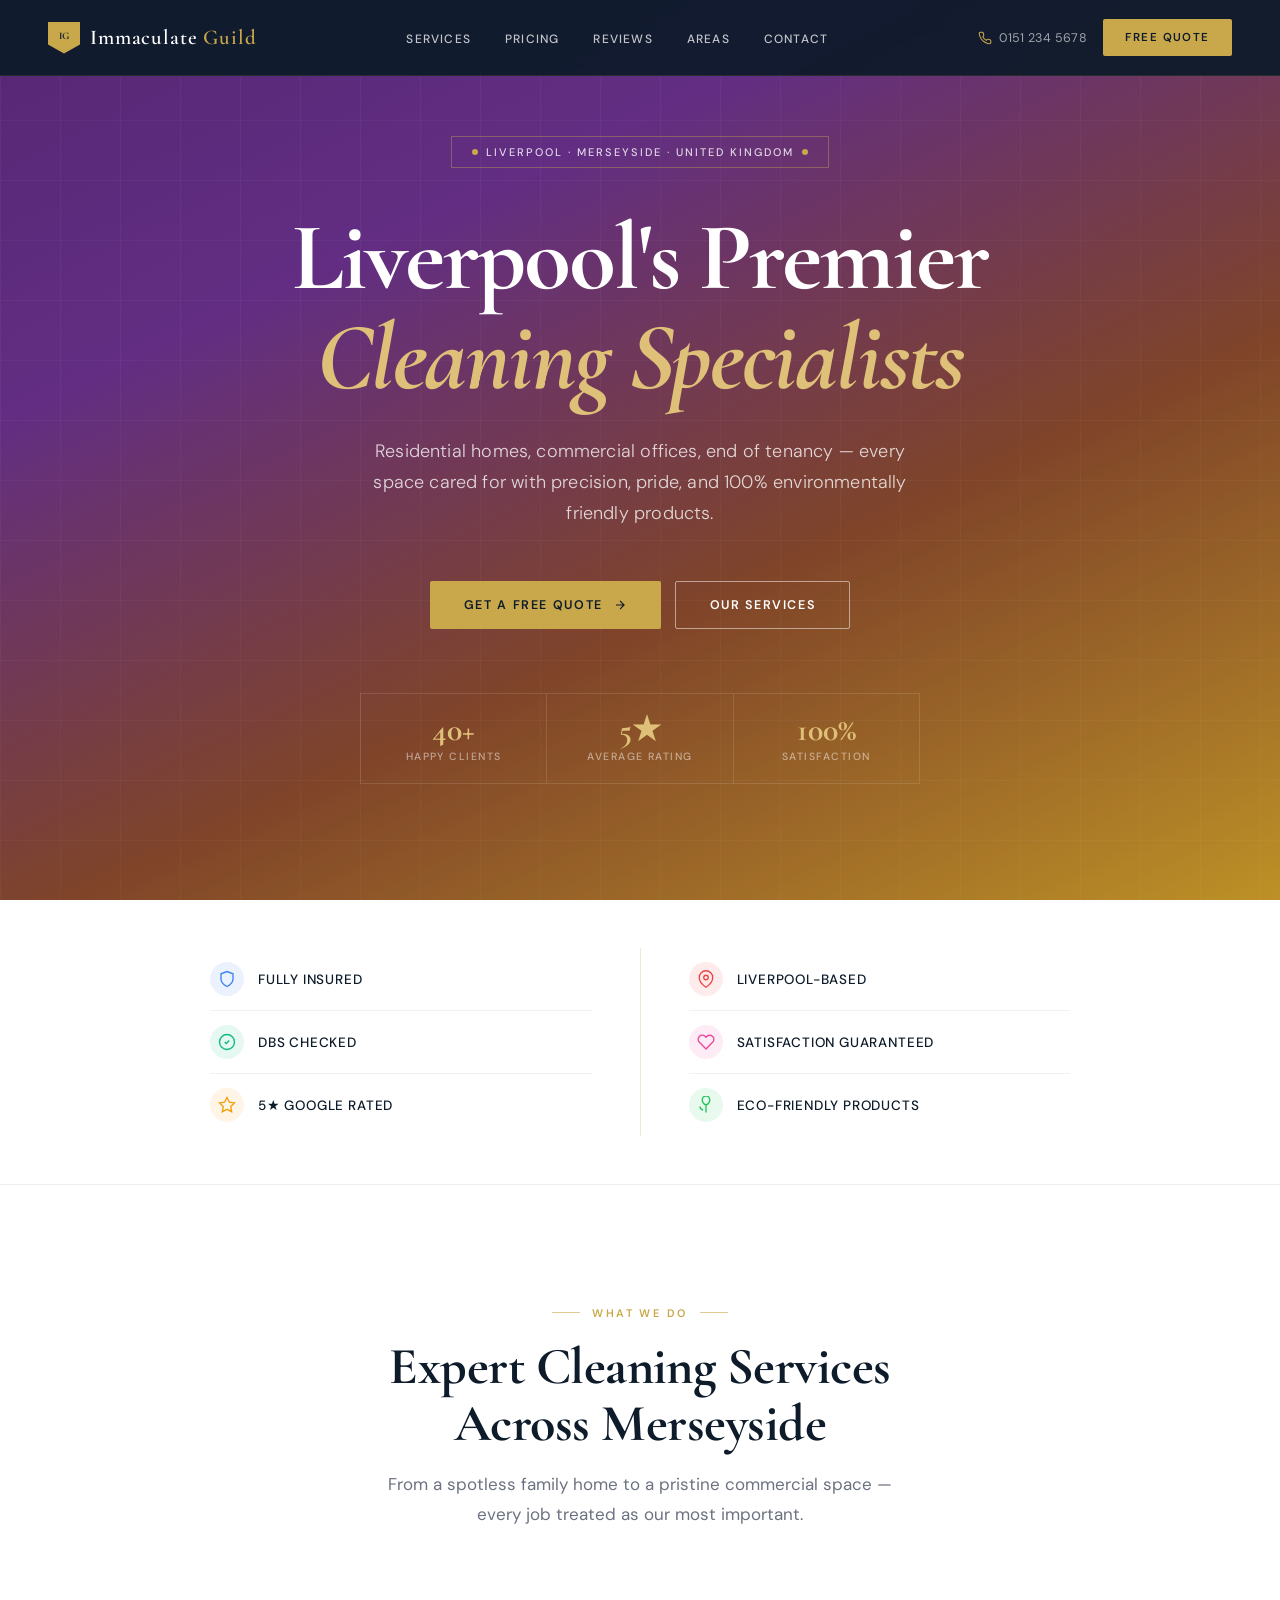
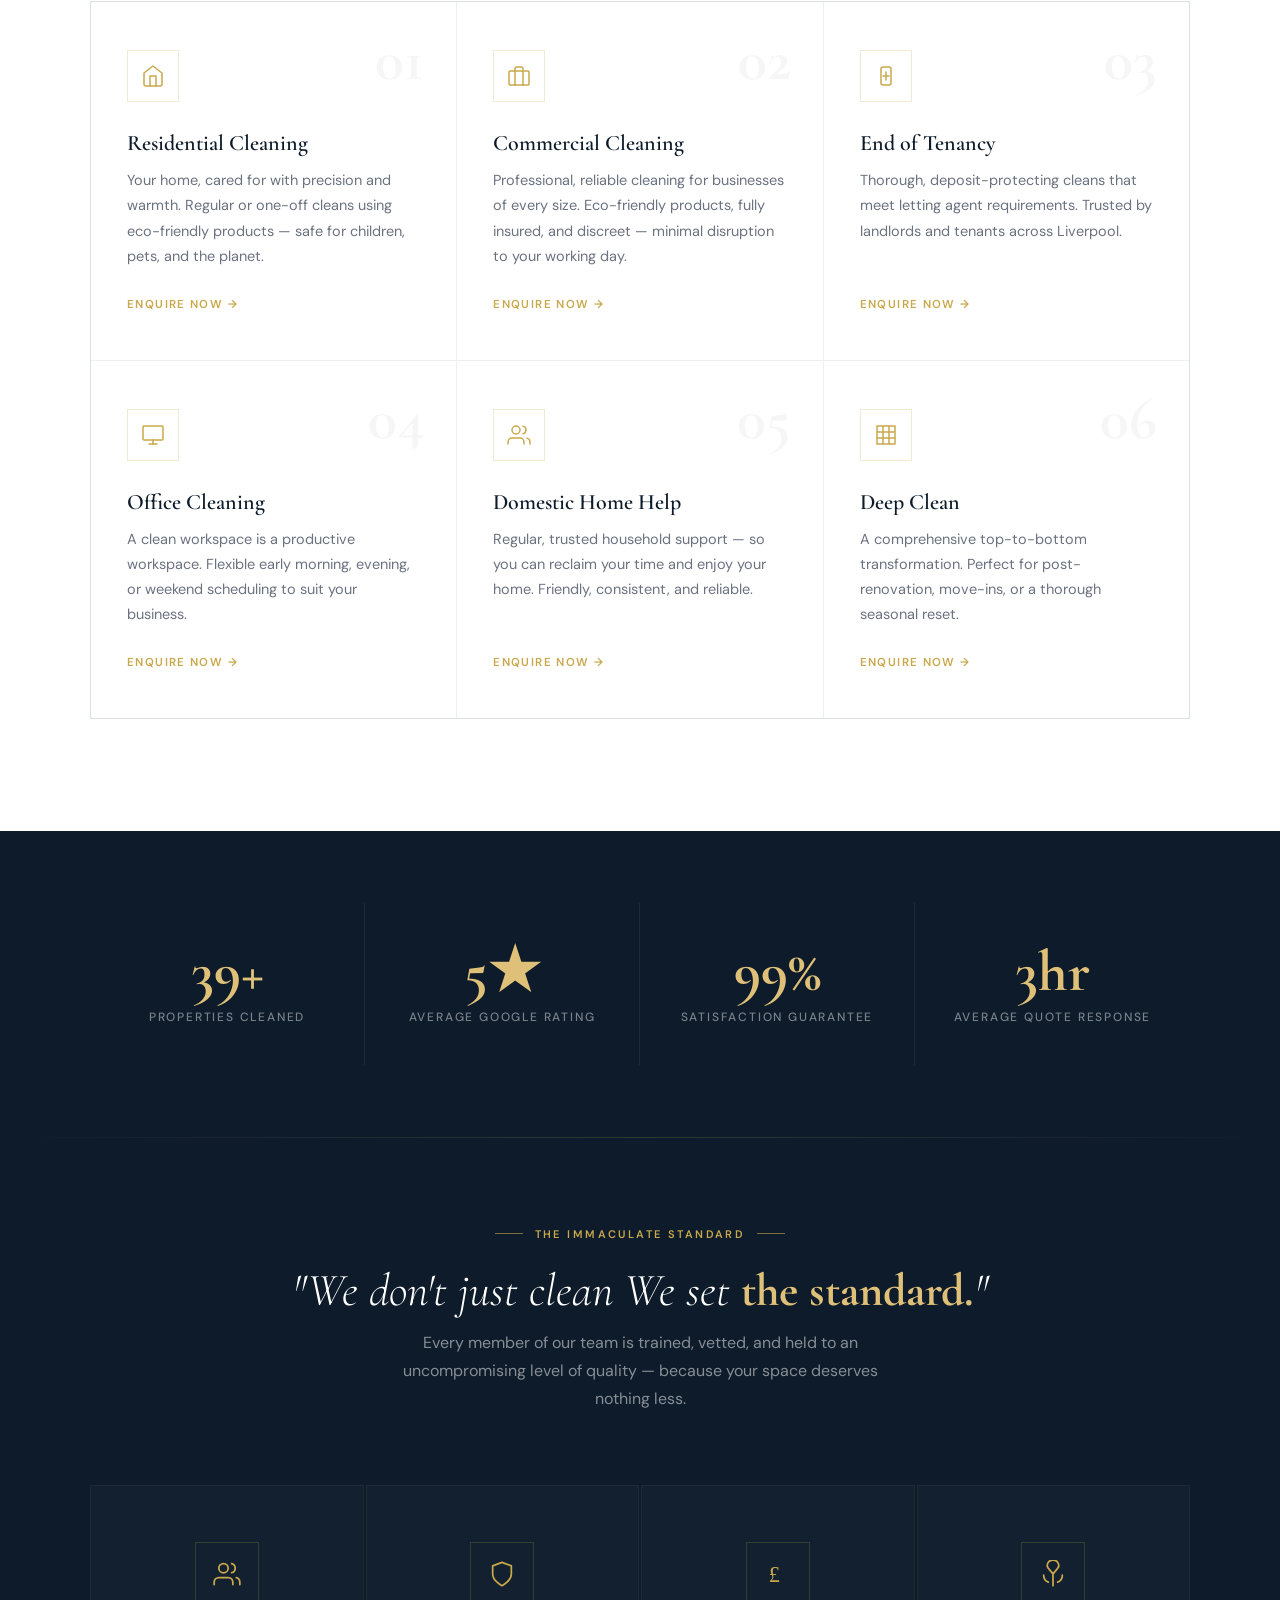
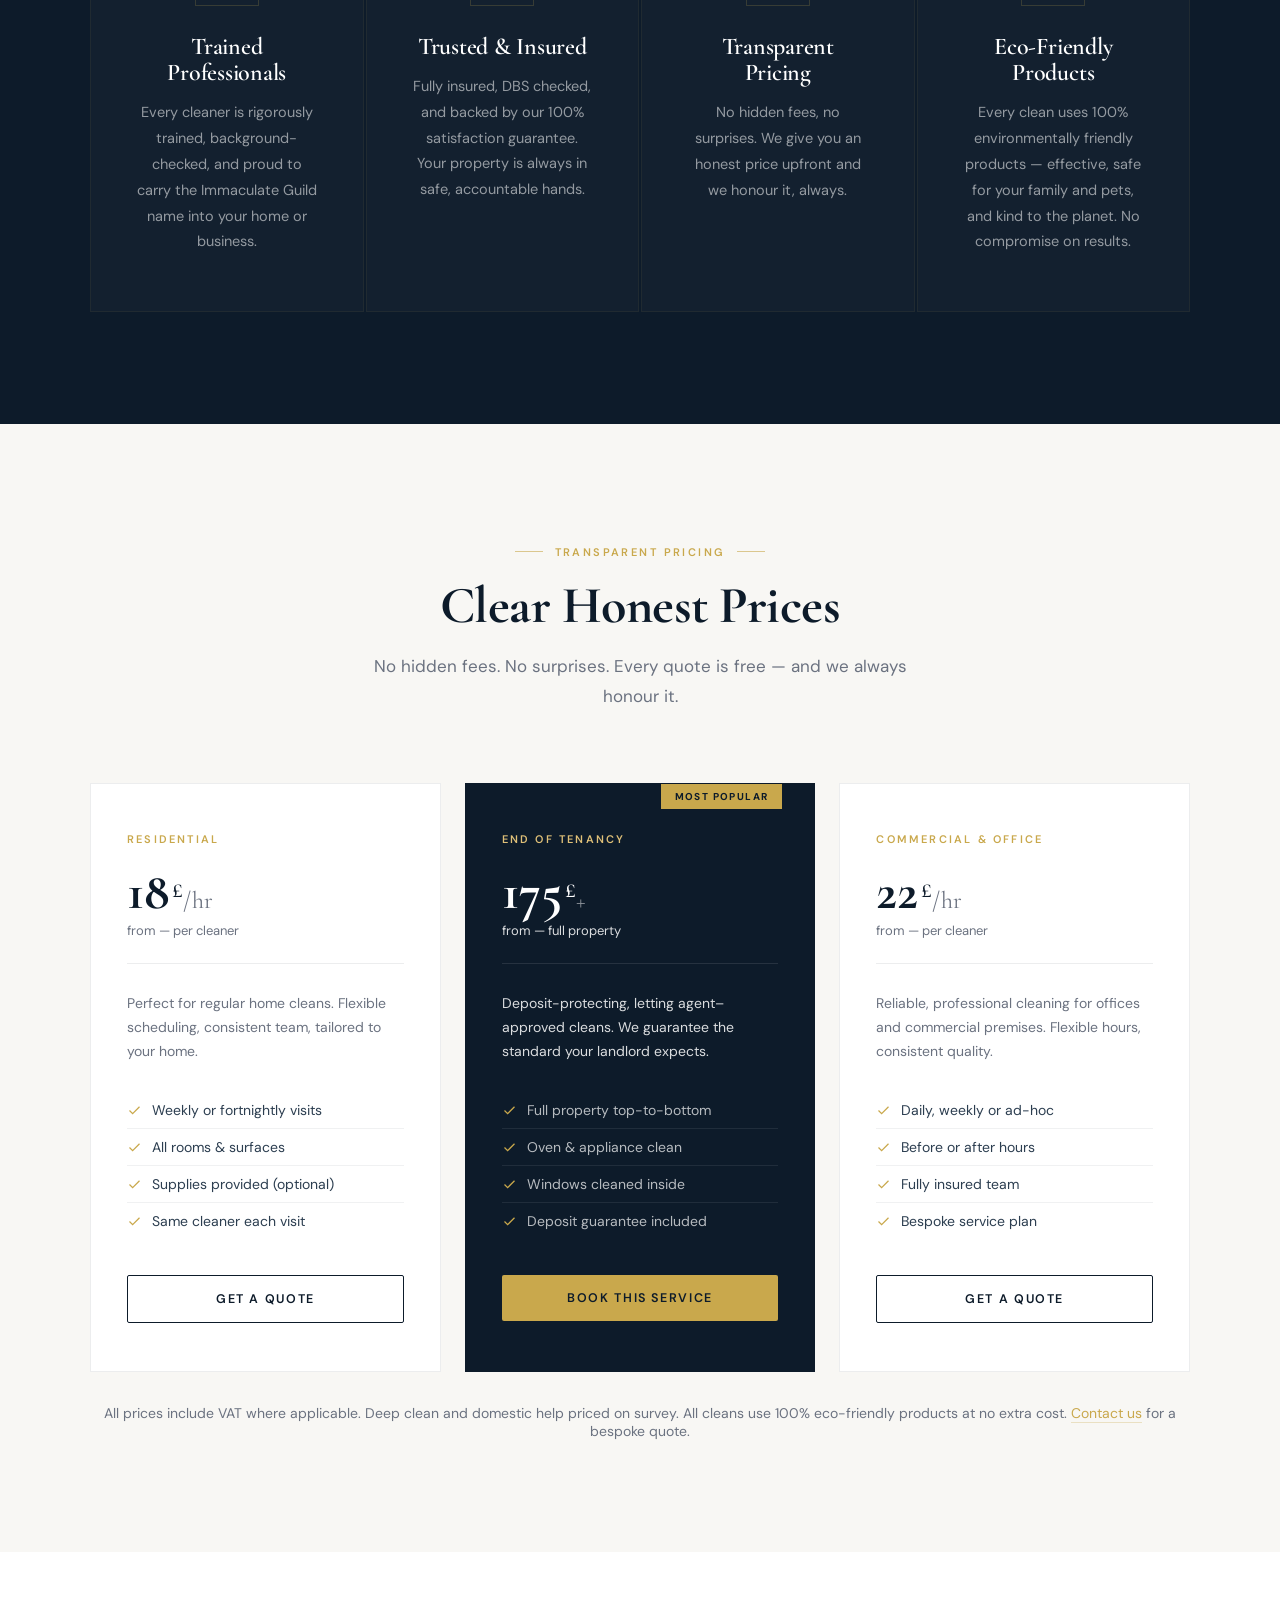
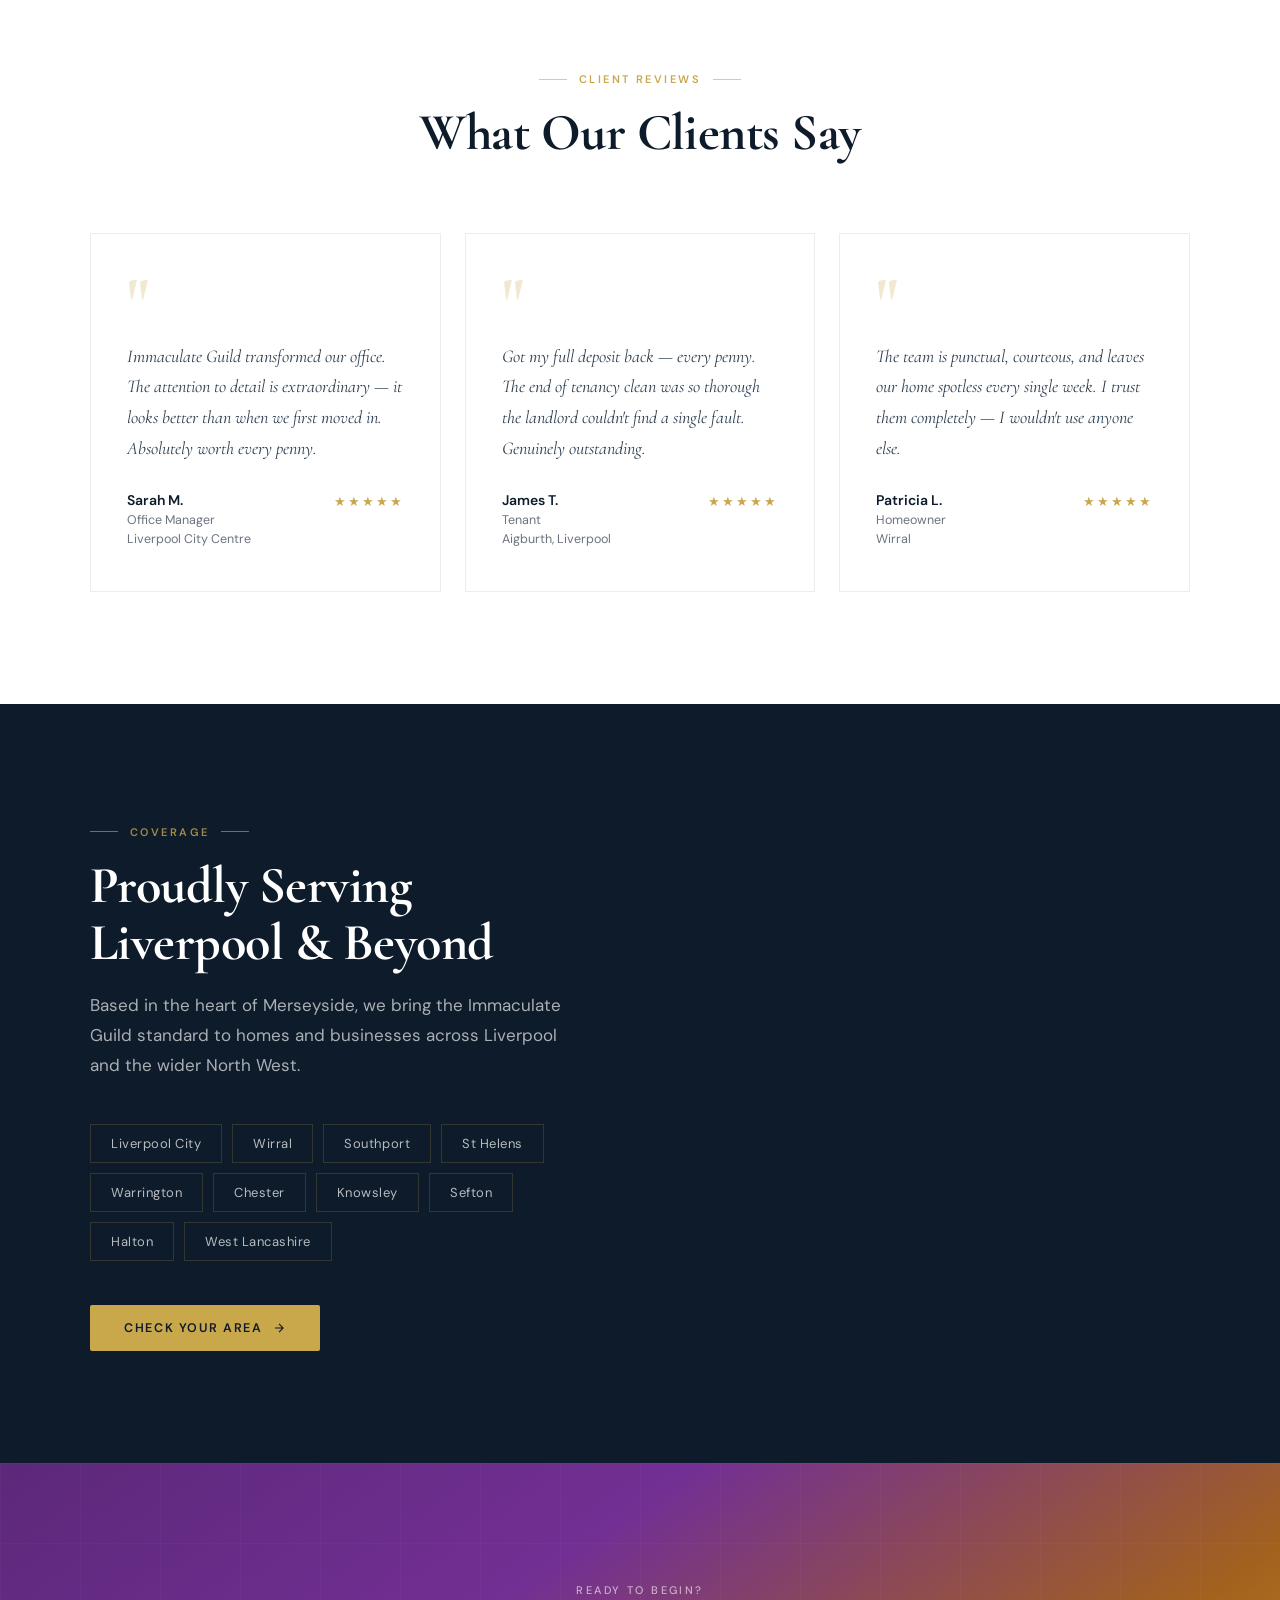
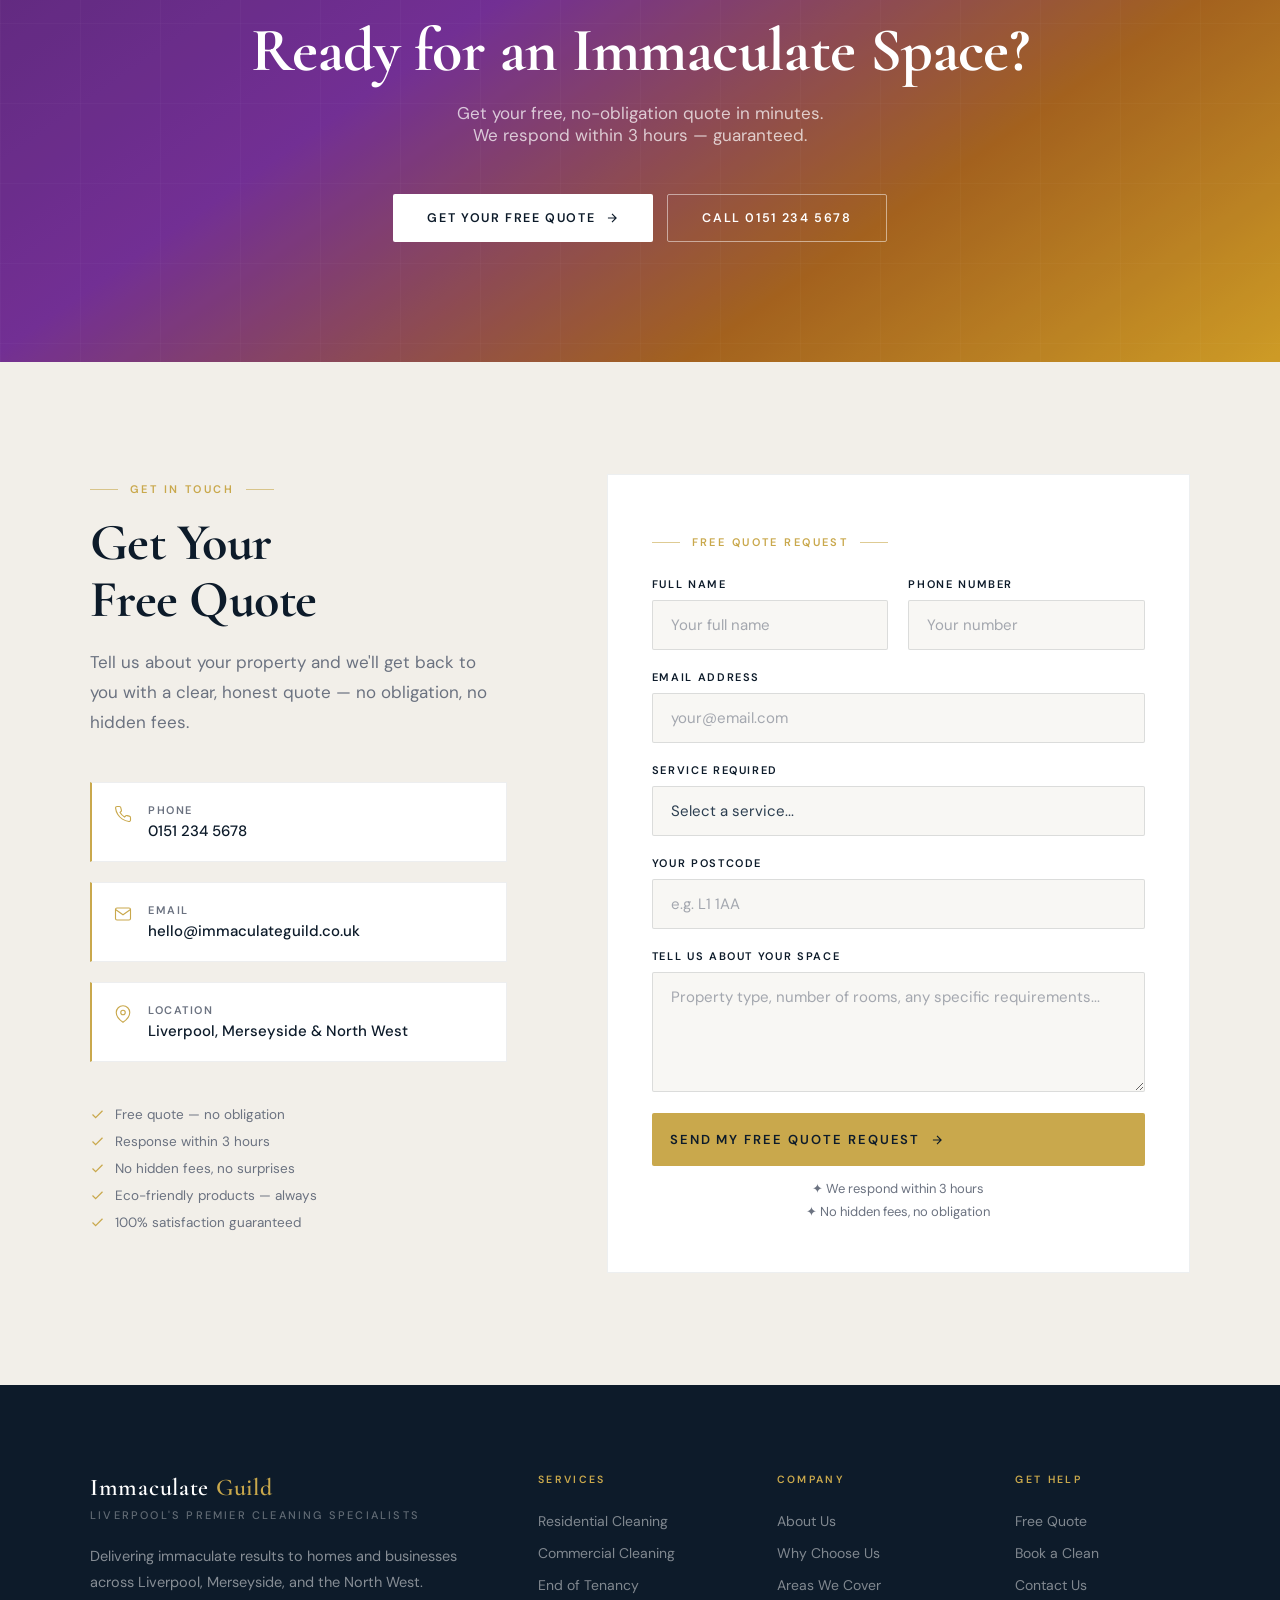
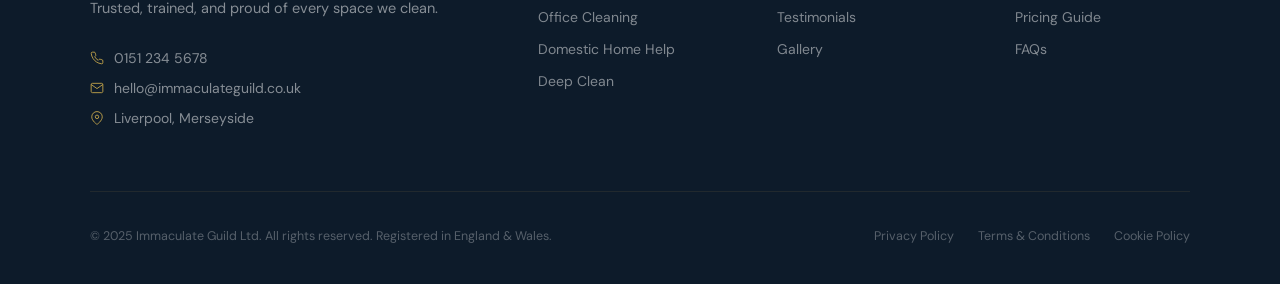
<file: index.html>
<!DOCTYPE html>
<html lang="en-GB">
<head>
  <meta charset="UTF-8"/>
  <meta name="viewport" content="width=device-width,initial-scale=1.0"/>
  <meta name="description" content="Immaculate Guild — Liverpool's premier cleaning specialists. Residential, commercial, end of tenancy and office cleaning across Merseyside."/>
  <title>Immaculate Guild | Liverpool's Premier Cleaning Specialists</title>
  <link rel="preconnect" href="https://fonts.googleapis.com"/>
  <link rel="preconnect" href="https://fonts.gstatic.com" crossorigin/>
  <link href="https://fonts.googleapis.com/css2?family=Cormorant+Garamond:ital,wght@0,300;0,400;0,600;0,700;1,300;1,400;1,600&family=DM+Sans:opsz,wght@9..40,300;9..40,400;9..40,500;9..40,600&display=swap" rel="stylesheet"/>
  <style>
    /* ── RESET & TOKENS ─────────────────────────────────── */
    *, *::before, *::after { box-sizing: border-box; margin: 0; padding: 0; }
    :root {
      --navy:    #0D1B2A;
      --navy-mid:#122236;
      --gold:    #C9A84C;
      --gold-lt: #DFC078;
      --white:   #FFFFFF;
      --off-white:#F8F7F4;
      --pearl:   #F2EFE9;
      --charcoal:#2C3E50;
      --slate:   #6B7280;
      --purple:  #6B2D8B;
      --solar:   #F0B429;
      --radius:  2px;
      --transition: .28s cubic-bezier(.4,0,.2,1);
    }
    html { scroll-behavior: smooth; font-size: 16px; }
    body { font-family:'DM Sans',sans-serif; color:var(--charcoal); background:var(--white); overflow-x:hidden; -webkit-font-smoothing:antialiased; }
    img { display:block; max-width:100%; }
    a { text-decoration:none; }
    button, input, select, textarea { font-family:inherit; }

    /* ── TYPOGRAPHY ─────────────────────────────────────── */
    .serif { font-family:'Cormorant Garamond',serif; }
    h1,h2,h3 { font-family:'Cormorant Garamond',serif; line-height:1.1; letter-spacing:-.01em; }

    /* ── UTILITIES ──────────────────────────────────────── */
    .container { max-width:1180px; margin:0 auto; padding:0 40px; }
    .text-center { text-align:center; }
    .gold-text { color:var(--gold); }

    .eyebrow {
      display:inline-flex; align-items:center; gap:12px;
      font-size:11px; font-weight:600; letter-spacing:.22em; text-transform:uppercase;
      color:var(--gold); margin-bottom:18px;
    }
    .eyebrow::before,.eyebrow::after { content:''; display:block; width:28px; height:1px; background:var(--gold); opacity:.6; }

    .section-h { font-size:clamp(34px,4.5vw,52px); font-weight:700; color:var(--navy); margin-bottom:18px; }
    .section-h.light { color:#fff; }
    .section-sub { font-size:17px; color:var(--slate); line-height:1.75; max-width:540px; }
    .section-sub.light { color:rgba(255,255,255,.65); }

    /* ── BUTTONS ────────────────────────────────────────── */
    .btn {
      display:inline-flex; align-items:center; gap:10px;
      padding:15px 34px; font-size:12.5px; font-weight:600;
      letter-spacing:.13em; text-transform:uppercase;
      border:none; cursor:pointer; transition:all var(--transition);
      border-radius:var(--radius);
    }
    .btn svg { width:14px; height:14px; flex-shrink:0; transition:transform var(--transition); }
    .btn:hover svg { transform:translateX(4px); }
    .btn-gold { background:var(--gold); color:var(--navy); }
    .btn-gold:hover { background:#b8943e; box-shadow:0 8px 28px rgba(201,168,76,.35); transform:translateY(-2px); }
    .btn-ghost-white { background:transparent; color:#fff; border:1.5px solid rgba(255,255,255,.5); }
    .btn-ghost-white:hover { background:rgba(255,255,255,.1); border-color:#fff; transform:translateY(-2px); }
    .btn-ghost-navy { background:transparent; color:var(--navy); border:1.5px solid var(--navy); }
    .btn-ghost-navy:hover { background:var(--navy); color:#fff; transform:translateY(-2px); }
    .btn-white { background:#fff; color:var(--navy); }
    .btn-white:hover { background:var(--pearl); box-shadow:0 8px 28px rgba(0,0,0,.12); transform:translateY(-2px); }

    /* ── REVEAL ANIMATION ───────────────────────────────── */
    .reveal { opacity:0; transform:translateY(32px); transition:opacity .75s ease, transform .75s ease; }
    .reveal.up { opacity:1; transform:translateY(0); }
    .reveal-d1 { transition-delay:.1s; }
    .reveal-d2 { transition-delay:.2s; }
    .reveal-d3 { transition-delay:.3s; }

    /* ══════════════════════════════════════════════════════
       NAVIGATION
    ══════════════════════════════════════════════════════ */
    #nav {
      position:fixed; inset-block-start:0; inset-inline:0; z-index:200;
      display:flex; align-items:center; justify-content:space-between;
      padding:0 48px; height:76px;
      background:rgba(13,27,42,.94); backdrop-filter:blur(16px);
      border-bottom:1px solid rgba(201,168,76,.12);
      transition:background var(--transition), height var(--transition);
    }
    #nav.scrolled { height:64px; background:rgba(13,27,42,.98); }

    .nav-logo {
      font-family:'Cormorant Garamond',serif; font-size:21px; font-weight:600;
      color:#fff; letter-spacing:.04em; display:flex; align-items:center; gap:10px;
    }
    .nav-logo .shield {
      width:32px; height:32px; background:var(--gold);
      clip-path:polygon(0 0,100% 0,100% 72%,50% 100%,0 72%);
      display:flex; align-items:center; justify-content:center; flex-shrink:0;
    }
    .nav-logo .shield span {
      font-size:10px; font-weight:700; color:var(--navy); letter-spacing:0; margin-top:-3px;
    }
    .nav-logo .name span { color:var(--gold); }

    .nav-links { display:flex; gap:34px; list-style:none; }
    .nav-links a {
      font-size:12px; font-weight:500; letter-spacing:.1em; text-transform:uppercase;
      color:rgba(255,255,255,.75); position:relative; padding-bottom:3px;
      transition:color var(--transition);
    }
    .nav-links a::after {
      content:''; position:absolute; bottom:0; left:0; width:0; height:1px;
      background:var(--gold); transition:width .3s ease;
    }
    .nav-links a:hover { color:#fff; }
    .nav-links a:hover::after { width:100%; }

    .nav-actions { display:flex; align-items:center; gap:16px; }
    .nav-tel {
      font-size:12.5px; color:rgba(255,255,255,.6); letter-spacing:.03em;
      display:flex; align-items:center; gap:7px; transition:color var(--transition);
    }
    .nav-tel:hover { color:var(--gold); }
    .nav-tel svg { stroke:var(--gold); }

    .burger { display:none; flex-direction:column; gap:5px; cursor:pointer; padding:4px; }
    .burger span { display:block; width:22px; height:1.5px; background:#fff; transition:all .3s; }

    /* Mobile menu */
    .mobile-menu {
      display:none; position:fixed; inset:0; z-index:199; padding-top:76px;
      background:rgba(13,27,42,.98); flex-direction:column; align-items:center;
      justify-content:center; gap:32px;
    }
    .mobile-menu.open { display:flex; }
    .mobile-menu a {
      font-family:'Cormorant Garamond',serif; font-size:36px; font-weight:600;
      color:#fff; letter-spacing:.02em; transition:color var(--transition);
    }
    .mobile-menu a:hover { color:var(--gold); }

    /* ══════════════════════════════════════════════════════
       HERO
    ══════════════════════════════════════════════════════ */
    #hero {
      min-height:100vh; display:grid; place-items:center; text-align:center;
      padding:120px 24px 100px; position:relative; overflow:hidden;
      background:linear-gradient(155deg, var(--purple) 0%, #7B35A0 28%, #A0522D 62%, var(--solar) 100%);
    }
    #hero::before {
      content:''; position:absolute; inset:0;
      background:rgba(10,18,28,.22); pointer-events:none;
    }
    /* Subtle grid overlay */
    #hero::after {
      content:''; position:absolute; inset:0; pointer-events:none;
      background-image:linear-gradient(rgba(255,255,255,.03) 1px,transparent 1px),
                       linear-gradient(90deg,rgba(255,255,255,.03) 1px,transparent 1px);
      background-size:60px 60px;
    }
    .hero-inner { position:relative; z-index:2; max-width:860px; }

    .hero-badge {
      display:inline-flex; align-items:center; gap:8px;
      border:1px solid rgba(201,168,76,.4); padding:8px 20px; margin-bottom:40px;
      font-size:11px; font-weight:500; letter-spacing:.18em; text-transform:uppercase;
      color:rgba(255,255,255,.8);
    }
    .hero-badge span { width:6px; height:6px; background:var(--gold); border-radius:50%; }

    .hero-h1 {
      font-family:'Cormorant Garamond',serif;
      font-size:clamp(50px,8vw,96px); font-weight:700;
      color:#fff; line-height:1.04; letter-spacing:-.02em;
      margin-bottom:28px;
    }
    .hero-h1 em { font-style:italic; color:var(--gold-lt); }

    .hero-sub {
      font-size:18px; color:rgba(255,255,255,.78); line-height:1.72;
      margin-bottom:52px; font-weight:300; letter-spacing:.01em;
      max-width:560px; margin-left:auto; margin-right:auto;
    }
    .hero-ctas { display:flex; gap:14px; justify-content:center; flex-wrap:wrap; margin-bottom:64px; }

    .hero-stats {
      display:flex; justify-content:center; gap:0;
      border:1px solid rgba(255,255,255,.12); max-width:560px; margin:0 auto;
    }
    .hero-stat {
      flex:1; padding:20px 24px; border-right:1px solid rgba(255,255,255,.12);
      text-align:center;
    }
    .hero-stat:last-child { border-right:none; }
    .hero-stat-num {
      font-family:'Cormorant Garamond',serif; font-size:32px; font-weight:700;
      color:var(--gold-lt); line-height:1; margin-bottom:4px;
    }
    .hero-stat-label {
      font-size:10.5px; font-weight:500; letter-spacing:.14em; text-transform:uppercase;
      color:rgba(255,255,255,.5);
    }



    /* ══════════════════════════════════════════════════════
       TRUST BAR
    ══════════════════════════════════════════════════════ */
    #trust {
      background:var(--white); padding:48px 40px;
      border-bottom:1px solid rgba(13,27,42,.07);
    }
    .trust-row {
      max-width:860px; margin:0 auto;
      display:grid; grid-template-columns:1fr 1px 1fr; gap:0 48px;
      align-items:start;
    }
    .trust-col {
      display:flex; flex-direction:column;
    }
    .trust-col-divider {
      width:1px; background:rgba(201,168,76,.25); align-self:stretch;
    }
    .trust-item {
      display:flex; align-items:center; gap:14px;
      font-size:13.5px; font-weight:500; letter-spacing:.06em; text-transform:uppercase;
      color:var(--navy); padding:14px 0;
      border-bottom:1px solid rgba(13,27,42,.06);
    }
    .trust-col .trust-item:last-child { border-bottom:none; }
    .trust-icon { color:var(--gold); display:flex; flex-shrink:0; }
    .trust-divider { display:none; }

    /* ══════════════════════════════════════════════════════
       SERVICES
    ══════════════════════════════════════════════════════ */
    #services { padding:112px 0; background:var(--white); }
    .services-head { text-align:center; margin-bottom:72px; }
    .services-head .section-sub { margin:0 auto; }

    .services-grid {
      display:grid; grid-template-columns:repeat(3,1fr); gap:1px;
      background:rgba(13,27,42,.07);
      border:1px solid rgba(13,27,42,.07);
    }
    .service-card {
      background:var(--white); padding:48px 36px;
      position:relative; overflow:hidden;
      transition:background var(--transition), transform var(--transition);
      cursor:pointer;
      display:flex; flex-direction:column;
    }
    .service-card::after {
      content:''; position:absolute; bottom:0; left:0; right:0; height:2px;
      background:linear-gradient(90deg,var(--gold),var(--gold-lt));
      transform:scaleX(0); transform-origin:left; transition:transform .38s ease;
    }
    .service-card:hover { background:var(--off-white); transform:translateY(-3px); z-index:2; box-shadow:0 16px 48px rgba(13,27,42,.09); }
    .service-card:hover::after { transform:scaleX(1); }

    .sc-icon {
      width:52px; height:52px; border:1px solid rgba(201,168,76,.25);
      display:flex; align-items:center; justify-content:center;
      margin-bottom:28px; transition:border-color var(--transition), background var(--transition);
    }
    .service-card:hover .sc-icon { border-color:var(--gold); background:rgba(201,168,76,.06); }
    .sc-icon svg { width:24px; height:24px; stroke:var(--gold); stroke-width:1.5; fill:none; stroke-linecap:round; stroke-linejoin:round; }

    .sc-number {
      position:absolute; top:28px; right:32px;
      font-family:'Cormorant Garamond',serif; font-size:60px; font-weight:700;
      color:rgba(13,27,42,.04); line-height:1; pointer-events:none;
      transition:color var(--transition);
    }
    .service-card:hover .sc-number { color:rgba(201,168,76,.08); }

    .sc-title {
      font-family:'Cormorant Garamond',serif; font-size:22px; font-weight:600;
      color:var(--navy); margin-bottom:12px;
    }
    .sc-desc { font-size:14.5px; color:var(--slate); line-height:1.73; margin-bottom:28px; flex:1; }
    .sc-link {
      font-size:11.5px; font-weight:600; letter-spacing:.12em; text-transform:uppercase;
      color:var(--gold); display:flex; align-items:center; gap:8px;
      transition:gap var(--transition);
    }
    .service-card:hover .sc-link { gap:14px; }

    /* ══════════════════════════════════════════════════════
       STATS BAND
    ══════════════════════════════════════════════════════ */
    #stats { background:var(--navy); padding:72px 0; }
    .stats-row {
      display:grid; grid-template-columns:repeat(4,1fr);
      divide-block:0;
    }
    .stat-item {
      padding:40px 32px; text-align:center;
      border-right:1px solid rgba(255,255,255,.07);
    }
    .stat-item:last-child { border-right:none; }
    .stat-num {
      font-family:'Cormorant Garamond',serif; font-size:58px; font-weight:700;
      color:var(--gold-lt); line-height:1; margin-bottom:8px;
    }
    .stat-label {
      font-size:12px; font-weight:500; letter-spacing:.15em; text-transform:uppercase;
      color:rgba(255,255,255,.45);
    }

    /* ══════════════════════════════════════════════════════
       THE STANDARD
    ══════════════════════════════════════════════════════ */
    #standard { background:var(--navy); padding:0 0 112px; }
    .standard-divider {
      height:1px; background:linear-gradient(to right,transparent,rgba(201,168,76,.2),transparent);
      margin-bottom:80px;
    }
    .standard-intro { text-align:center; margin-bottom:72px; }
    .standard-quote {
      font-family:'Cormorant Garamond',serif; font-size:clamp(28px,4vw,46px);
      font-weight:300; font-style:italic; color:#fff; line-height:1.35;
      margin-bottom:8px;
    }
    .standard-quote strong { font-weight:700; font-style:normal; color:var(--gold-lt); }

    .pillars { display:grid; grid-template-columns:repeat(4,1fr); gap:2px; margin-top:64px; }
    .pillar {
      padding:56px 44px; background:rgba(255,255,255,.025);
      border:1px solid rgba(201,168,76,.07);
      transition:background var(--transition), border-color var(--transition);
      text-align:center;
    }
    .pillar:hover { background:rgba(201,168,76,.045); border-color:rgba(201,168,76,.2); }
    .pillar-icon-wrap {
      width:64px; height:64px; border:1px solid rgba(201,168,76,.2);
      display:flex; align-items:center; justify-content:center;
      margin:0 auto 28px;
    }
    .pillar-icon-wrap svg { width:28px; height:28px; stroke:var(--gold); stroke-width:1.5; fill:none; stroke-linecap:round; stroke-linejoin:round; }
    .pillar h3 { font-family:'Cormorant Garamond',serif; font-size:24px; font-weight:600; color:#fff; margin-bottom:14px; }
    .pillar p { font-size:14.5px; color:rgba(255,255,255,.55); line-height:1.78; }

    /* ══════════════════════════════════════════════════════
       PRICING
    ══════════════════════════════════════════════════════ */
    #pricing { padding:112px 0; background:var(--off-white); }
    .pricing-head { text-align:center; margin-bottom:72px; }
    .pricing-grid { display:grid; grid-template-columns:repeat(3,1fr); gap:24px; }

    .pricing-card {
      background:var(--white); border:1px solid rgba(13,27,42,.08);
      padding:48px 36px; position:relative; overflow:hidden;
      transition:box-shadow var(--transition), transform var(--transition);
    }
    .pricing-card:hover { box-shadow:0 20px 56px rgba(13,27,42,.1); transform:translateY(-4px); }
    .pricing-card.featured {
      background:var(--navy); border-color:var(--navy);
    }
    .pricing-card.featured .pc-name,
    .pricing-card.featured .pc-price,
    .pricing-card.featured .pc-price-note,
    .pricing-card.featured .pc-desc { color:rgba(255,255,255,.85); }
    .pricing-card.featured .pc-name { color:var(--gold-lt); }
    .pricing-card.featured .pc-feature { color:rgba(255,255,255,.7); border-bottom-color:rgba(255,255,255,.08); }
    .pricing-card.featured .pc-feature svg { stroke:var(--gold); }

    .featured-badge {
      position:absolute; top:0; right:32px;
      background:var(--gold); color:var(--navy);
      font-size:10px; font-weight:700; letter-spacing:.14em; text-transform:uppercase;
      padding:6px 14px;
    }

    .pc-name {
      font-size:11px; font-weight:600; letter-spacing:.2em; text-transform:uppercase;
      color:var(--gold); margin-bottom:20px;
    }
    .pc-price {
      font-family:'Cormorant Garamond',serif; font-size:52px; font-weight:700;
      color:var(--navy); line-height:1; margin-bottom:4px;
    }
    .pc-price .currency { font-size:26px; vertical-align:top; margin-top:10px; margin-left:3px; display:inline-block; font-weight:400; }
    .pc-price-note { font-size:13px; color:var(--slate); margin-bottom:24px; }
    .pc-divider { height:1px; background:rgba(13,27,42,.08); margin-bottom:28px; }
    .pricing-card.featured .pc-divider { background:rgba(255,255,255,.1); }
    .pc-desc { font-size:14px; color:var(--slate); line-height:1.7; margin-bottom:28px; }
    .pc-features { margin-bottom:36px; }
    .pc-feature {
      display:flex; align-items:flex-start; gap:10px;
      font-size:14px; color:var(--charcoal); padding:9px 0;
      border-bottom:1px solid rgba(13,27,42,.06);
    }
    .pc-feature:last-child { border-bottom:none; }
    .pc-feature svg { width:15px; height:15px; stroke:var(--gold); stroke-width:2; fill:none; flex-shrink:0; margin-top:2px; }

    /* ══════════════════════════════════════════════════════
       TESTIMONIALS
    ══════════════════════════════════════════════════════ */
    #testimonials { padding:112px 0; background:var(--white); }
    .testi-head { text-align:center; margin-bottom:72px; }
    .testi-grid { display:grid; grid-template-columns:repeat(3,1fr); gap:24px; }

    .testi-card {
      padding:44px 36px; border:1px solid rgba(13,27,42,.08);
      position:relative; transition:box-shadow var(--transition);
    }
    .testi-card:hover { box-shadow:0 12px 40px rgba(13,27,42,.07); }
    .testi-card::before {
      content:''; position:absolute; top:0; left:0; bottom:0; width:2px;
      background:var(--gold); transform:scaleY(0); transform-origin:top; transition:transform .4s ease;
    }
    .testi-card:hover::before { transform:scaleY(1); }

    .testi-mark {
      font-family:'Cormorant Garamond',serif; font-size:72px; font-weight:700;
      color:var(--gold); opacity:.25; line-height:.7; margin-bottom:12px;
    }
    .testi-body {
      font-family:'Cormorant Garamond',serif; font-size:18px; font-style:italic;
      color:var(--charcoal); line-height:1.7; margin-bottom:28px;
    }
    .testi-foot { display:flex; align-items:flex-start; justify-content:space-between; gap:12px; }
    .testi-stars { color:var(--gold); font-size:13px; letter-spacing:2px; flex-shrink:0; padding-top:2px; }
    .testi-author { text-align:left; }
    .testi-name { font-size:14px; font-weight:600; color:var(--navy); }
    .testi-loc { font-size:12.5px; color:var(--slate); margin-top:3px; display:block; }

    /* ══════════════════════════════════════════════════════
       AREAS
    ══════════════════════════════════════════════════════ */
    #areas { background:var(--navy); padding:112px 0; }
    .areas-grid { display:grid; grid-template-columns:1fr 1fr; gap:100px; align-items:center; }
    .areas-left .section-h { text-align:left; }
    .areas-left .section-sub { margin-top:20px; margin-bottom:44px; }
    .areas-tags { display:flex; flex-wrap:wrap; gap:10px; margin-bottom:44px; }
    .area-tag {
      padding:10px 20px; border:1px solid rgba(201,168,76,.2);
      font-size:13px; color:rgba(255,255,255,.7); letter-spacing:.04em;
      transition:all var(--transition); cursor:default;
    }
    .area-tag:hover { border-color:var(--gold); color:#fff; background:rgba(201,168,76,.08); }

    .areas-visual {
      aspect-ratio:1; background:rgba(255,255,255,.03);
      border:1px solid rgba(201,168,76,.1);
      display:grid; place-items:center; position:relative; overflow:hidden;
    }
    .areas-visual::before {
      content:''; position:absolute; inset:0;
      background:radial-gradient(circle at 40% 40%, rgba(201,168,76,.08) 0%, transparent 60%);
    }
    .areas-visual-text {
      font-family:'Cormorant Garamond',serif; font-size:80px; font-weight:700;
      color:rgba(201,168,76,.07); position:absolute; letter-spacing:-.03em;
    }
    .areas-visual-content {
      position:relative; z-index:2; text-align:center; padding:48px;
    }
    .areas-visual-content .shield-lg {
      width:80px; height:80px; background:rgba(201,168,76,.12);
      border:1px solid rgba(201,168,76,.25);
      clip-path:polygon(0 0,100% 0,100% 72%,50% 100%,0 72%);
      display:flex; align-items:center; justify-content:center;
      margin:0 auto 24px;
    }
    .areas-visual-content .shield-lg span {
      font-family:'Cormorant Garamond',serif; font-size:28px; font-weight:700;
      color:var(--gold); margin-top:-6px;
    }
    .areas-visual-content p {
      font-family:'Cormorant Garamond',serif; font-size:20px; font-style:italic;
      color:rgba(255,255,255,.5); line-height:1.5;
    }

    /* ══════════════════════════════════════════════════════
       CTA BANNER
    ══════════════════════════════════════════════════════ */
    #cta {
      padding:120px 24px; text-align:center; position:relative; overflow:hidden;
      background:linear-gradient(145deg, var(--purple) 0%, #8535AA 35%, #BE7020 70%, var(--solar) 100%);
    }
    #cta::before { content:''; position:absolute; inset:0; background:rgba(10,16,24,.15); }
    #cta::after {
      content:''; position:absolute; inset:0; pointer-events:none;
      background-image:linear-gradient(rgba(255,255,255,.025) 1px,transparent 1px),
                       linear-gradient(90deg,rgba(255,255,255,.025) 1px,transparent 1px);
      background-size:80px 80px;
    }
    .cta-inner { position:relative; z-index:2; }
    .cta-eyebrow {
      font-size:11px; font-weight:500; letter-spacing:.22em; text-transform:uppercase;
      color:rgba(255,255,255,.6); margin-bottom:20px;
    }
    .cta-h { font-family:'Cormorant Garamond',serif; font-size:clamp(36px,5vw,62px); font-weight:700; color:#fff; margin-bottom:16px; }
    .cta-sub { font-size:17px; color:rgba(255,255,255,.72); margin-bottom:48px; }
    .cta-actions { display:flex; gap:14px; justify-content:center; flex-wrap:wrap; }

    /* ══════════════════════════════════════════════════════
       CONTACT FORM
    ══════════════════════════════════════════════════════ */
    #contact { padding:112px 0; background:var(--pearl); }
    .contact-inner { display:grid; grid-template-columns:1fr 1.4fr; gap:100px; align-items:start; }
    .contact-info .section-h { text-align:left; margin-bottom:20px; }
    .contact-info .section-sub { margin-bottom:44px; }

    .contact-details { display:flex; flex-direction:column; gap:20px; margin-bottom:44px; }
    .contact-detail {
      display:flex; align-items:flex-start; gap:16px;
      padding:20px 22px; background:var(--white);
      border:1px solid rgba(13,27,42,.07); border-left:2px solid var(--gold);
    }
    .contact-detail svg { width:18px; height:18px; stroke:var(--gold); stroke-width:1.5; fill:none; flex-shrink:0; margin-top:2px; }
    .contact-detail-label { font-size:11px; font-weight:600; letter-spacing:.14em; text-transform:uppercase; color:var(--slate); margin-bottom:4px; }
    .contact-detail-val { font-size:15px; color:var(--navy); font-weight:500; }

    .contact-trust { display:flex; flex-direction:column; gap:10px; }
    .ct-item { display:flex; align-items:center; gap:10px; font-size:13.5px; color:var(--slate); }
    .ct-item svg { width:15px; height:15px; stroke:var(--gold); stroke-width:2; fill:none; flex-shrink:0; }

    /* Form */
    .contact-form { background:var(--white); padding:52px 44px; border:1px solid rgba(13,27,42,.07); }
    .form-row { display:grid; grid-template-columns:1fr 1fr; gap:20px; }
    .form-group { margin-bottom:20px; }
    .form-label {
      display:block; font-size:11px; font-weight:600; letter-spacing:.15em; text-transform:uppercase;
      color:var(--navy); margin-bottom:9px;
    }
    .form-input {
      width:100%; padding:14px 18px; border:1px solid rgba(13,27,42,.12);
      background:var(--off-white); font-size:15px; color:var(--charcoal);
      outline:none; transition:border-color var(--transition), background var(--transition);
      border-radius:var(--radius); -webkit-appearance:none;
    }
    .form-input:focus { border-color:var(--gold); background:var(--white); }
    .form-input::placeholder { color:rgba(107,114,128,.6); }
    textarea.form-input { resize:vertical; min-height:120px; }
    select.form-input { cursor:pointer; }
    .form-submit { width:100%; padding:18px; font-size:13px; letter-spacing:.15em; margin-top:8px; }
    .form-note { text-align:center; font-size:13px; color:var(--slate); margin-top:14px; }

    /* ══════════════════════════════════════════════════════
       FOOTER
    ══════════════════════════════════════════════════════ */
    #footer { background:var(--navy); padding:88px 0 40px; }
    .footer-top {
      display:grid; grid-template-columns:2.2fr 1fr 1fr 1fr;
      gap:64px; padding-bottom:64px;
      border-bottom:1px solid rgba(201,168,76,.1);
    }

    .footer-brand {}
    .footer-logo {
      font-family:'Cormorant Garamond',serif; font-size:24px; font-weight:600;
      color:#fff; margin-bottom:6px; letter-spacing:.03em;
    }
    .footer-logo span { color:var(--gold); }
    .footer-tagline {
      font-size:11px; font-weight:500; letter-spacing:.2em; text-transform:uppercase;
      color:rgba(255,255,255,.35); margin-bottom:22px;
    }
    .footer-about { font-size:14.5px; color:rgba(255,255,255,.5); line-height:1.78; margin-bottom:28px; }

    .footer-contacts { display:flex; flex-direction:column; gap:12px; }
    .footer-contact-item {
      display:flex; align-items:center; gap:10px;
      font-size:14px; color:rgba(255,255,255,.5);
      transition:color var(--transition);
    }
    .footer-contact-item:hover { color:var(--gold); }
    .footer-contact-item svg { width:14px; height:14px; stroke:var(--gold); stroke-width:1.5; fill:none; flex-shrink:0; }

    .footer-col h4 {
      font-size:10.5px; font-weight:600; letter-spacing:.22em; text-transform:uppercase;
      color:var(--gold); margin-bottom:24px;
    }
    .footer-col ul { list-style:none; display:flex; flex-direction:column; gap:11px; }
    .footer-col a { font-size:14px; color:rgba(255,255,255,.48); transition:color var(--transition); }
    .footer-col a:hover { color:#fff; }

    .footer-bottom {
      display:flex; align-items:center; justify-content:space-between;
      padding-top:36px; font-size:12.5px; color:rgba(255,255,255,.3); flex-wrap:wrap; gap:12px;
    }
    .footer-legal { display:flex; gap:24px; }
    .footer-legal a { color:rgba(255,255,255,.3); transition:color var(--transition); }
    .footer-legal a:hover { color:rgba(255,255,255,.65); }

    /* ══════════════════════════════════════════════════════
       RESPONSIVE
    ══════════════════════════════════════════════════════ */
    @media (max-width:1024px) {
      .container { padding:0 28px; }
      .services-grid { grid-template-columns:repeat(2,1fr); }
      .pricing-grid { grid-template-columns:repeat(2,1fr); }
      .testi-grid { grid-template-columns:repeat(2,1fr); }
      .footer-top { grid-template-columns:1fr 1fr; gap:44px; }
      .contact-inner { grid-template-columns:1fr; gap:56px; }
    }
    @media (max-width:768px) {
      #nav { padding:0 24px; }
      .nav-links, .nav-actions { display:none; }
      .burger { display:flex; }
      .areas-grid { grid-template-columns:1fr; }
      .areas-visual { display:none; }
      .stats-row { grid-template-columns:repeat(2,1fr); }
      .pillars { grid-template-columns:repeat(2,1fr); }
      .form-row { grid-template-columns:1fr; }
      .footer-top { grid-template-columns:1fr; }
      .hero-stats { display:none; }
    }
    @media (max-width:600px) {
      .services-grid { grid-template-columns:1fr; }
      .pricing-grid { grid-template-columns:1fr; }
      .testi-grid { grid-template-columns:1fr; }
      .stats-row { grid-template-columns:1fr 1fr; }
      .hero-ctas { flex-direction:column; align-items:stretch; text-align:center; }
      .contact-form { padding:36px 28px; }
      .pricing-card { padding:36px 28px; }
    }
  </style>
</head>
<body>

<!-- ═══════════ MOBILE MENU ════════════════════════════════ -->
<div class="mobile-menu" id="mobileMenu">
  <a href="#services" onclick="closeMobile()">Services</a>
  <a href="#pricing" onclick="closeMobile()">Pricing</a>
  <a href="#testimonials" onclick="closeMobile()">Reviews</a>
  <a href="#areas" onclick="closeMobile()">Areas</a>
  <a href="#contact" onclick="closeMobile()" style="color:var(--gold)">Get a Quote</a>
</div>

<!-- ═══════════ NAVIGATION ════════════════════════════════ -->
<nav id="nav">
  <a href="#" class="nav-logo">
    <div class="shield"><span>IG</span></div>
    <div class="name">Immaculate <span>Guild</span></div>
  </a>
  <ul class="nav-links">
    <li><a href="#services">Services</a></li>
    <li><a href="#pricing">Pricing</a></li>
    <li><a href="#testimonials">Reviews</a></li>
    <li><a href="#areas">Areas</a></li>
    <li><a href="#contact">Contact</a></li>
  </ul>
  <div class="nav-actions">
    <a href="tel:01512345678" class="nav-tel">
      <svg width="14" height="14" viewBox="0 0 24 24" fill="none" stroke-width="1.8" stroke="currentColor" stroke-linecap="round"><path d="M22 16.92v3a2 2 0 01-2.18 2 19.79 19.79 0 01-8.63-3.07A19.5 19.5 0 015.13 12.72 19.79 19.79 0 012.12 4.18 2 2 0 014.11 2h3a2 2 0 012 1.72c.127.96.361 1.9.7 2.81a2 2 0 01-.45 2.11L8.09 9.91a16 16 0 006 6l1.27-1.27a2 2 0 012.11-.45c.91.339 1.85.573 2.81.7A2 2 0 0122 16.92z"/></svg>
      0151 234 5678
    </a>
    <a href="#contact" class="btn btn-gold" style="padding:11px 22px;font-size:11.5px;">Free Quote</a>
  </div>
  <div class="burger" id="burger" onclick="toggleMobile()">
    <span></span><span></span><span></span>
  </div>
</nav>

<!-- ═══════════ HERO ══════════════════════════════════════ -->
<section id="hero">
  <div class="hero-inner" id="heroInner">
    <div class="hero-badge"><span></span>Liverpool · Merseyside · United Kingdom<span></span></div>
    <h1 class="hero-h1">Liverpool's Premier<br/><em>Cleaning Specialists</em></h1>
    <p class="hero-sub">Residential homes, commercial offices, end of tenancy — every space cared for with precision, pride, and 100% environmentally friendly products.</p>
    <div class="hero-ctas">
      <a href="#contact" class="btn btn-gold">
        Get a Free Quote
        <svg viewBox="0 0 24 24" fill="none" stroke="currentColor" stroke-width="2"><path d="M5 12h14M12 5l7 7-7 7"/></svg>
      </a>
      <a href="#services" class="btn btn-ghost-white">Our Services</a>
    </div>
    <div class="hero-stats">
      <div class="hero-stat">
        <div class="hero-stat-num">40+</div>
        <div class="hero-stat-label">Happy Clients</div>
      </div>
      <div class="hero-stat">
        <div class="hero-stat-num">5★</div>
        <div class="hero-stat-label">Average Rating</div>
      </div>
      <div class="hero-stat">
        <div class="hero-stat-num">100%</div>
        <div class="hero-stat-label">Satisfaction</div>
      </div>
    </div>
  </div>

</section>

<!-- ═══════════ TRUST BAR ═════════════════════════════════ -->
<div id="trust" class="reveal">
  <div class="trust-row">

    <!-- Group 1 -->
    <div class="trust-col">
      <div class="trust-item">
        <span class="trust-icon" style="background:rgba(59,130,246,.1);padding:8px;border-radius:50%;">
          <svg width="18" height="18" viewBox="0 0 24 24" fill="none" stroke="#3B82F6" stroke-width="1.8"><path d="M12 22s8-4 8-10V5l-8-3-8 3v7c0 6 8 10 8 10z"/></svg>
        </span>
        Fully Insured
      </div>
      <div class="trust-item">
        <span class="trust-icon" style="background:rgba(16,185,129,.1);padding:8px;border-radius:50%;">
          <svg width="18" height="18" viewBox="0 0 24 24" fill="none" stroke="#10B981" stroke-width="1.8"><circle cx="12" cy="12" r="10"/><path d="M9 12l2 2 4-4"/></svg>
        </span>
        DBS Checked
      </div>
      <div class="trust-item">
        <span class="trust-icon" style="background:rgba(245,158,11,.1);padding:8px;border-radius:50%;">
          <svg width="18" height="18" viewBox="0 0 24 24" fill="none" stroke="#F59E0B" stroke-width="1.8"><polygon points="12 2 15.09 8.26 22 9.27 17 14.14 18.18 21.02 12 17.77 5.82 21.02 7 14.14 2 9.27 8.91 8.26 12 2"/></svg>
        </span>
        5★ Google Rated
      </div>
    </div>

    <!-- Gold divider -->
    <div class="trust-col-divider"></div>

    <!-- Group 2 -->
    <div class="trust-col">
      <div class="trust-item">
        <span class="trust-icon" style="background:rgba(239,68,68,.1);padding:8px;border-radius:50%;">
          <svg width="18" height="18" viewBox="0 0 24 24" fill="none" stroke="#EF4444" stroke-width="1.8"><path d="M21 10c0 7-9 13-9 13s-9-6-9-13a9 9 0 0118 0z"/><circle cx="12" cy="10" r="3"/></svg>
        </span>
        Liverpool-Based
      </div>
      <div class="trust-item">
        <span class="trust-icon" style="background:rgba(236,72,153,.1);padding:8px;border-radius:50%;">
          <svg width="18" height="18" viewBox="0 0 24 24" fill="none" stroke="#EC4899" stroke-width="1.8"><path d="M20.84 4.61a5.5 5.5 0 00-7.78 0L12 5.67l-1.06-1.06a5.5 5.5 0 00-7.78 7.78l1.06 1.06L12 21.23l7.78-7.78 1.06-1.06a5.5 5.5 0 000-7.78z"/></svg>
        </span>
        Satisfaction Guaranteed
      </div>
      <div class="trust-item">
        <span class="trust-icon" style="background:rgba(34,197,94,.1);padding:8px;border-radius:50%;">
          <svg width="18" height="18" viewBox="0 0 24 24" fill="none" stroke="#22C55E" stroke-width="1.8"><path d="M12 22V12M12 12C12 12 7 10 7 5a5 5 0 0110 0c0 5-5 7-5 7z"/><path d="M8 19c-2.5-1-4-3-4-5"/></svg>
        </span>
        Eco-Friendly Products
      </div>
    </div>

  </div>
</div>

<!-- ═══════════ SERVICES ══════════════════════════════════ -->
<section id="services">
  <div class="container">
    <div class="services-head reveal">
      <div class="eyebrow">What We Do</div>
      <h2 class="section-h">Expert Cleaning Services<br/>Across Merseyside</h2>
      <p class="section-sub" style="margin:18px auto 0">From a spotless family home to a pristine commercial space — every job treated as our most important.</p>
    </div>
    <div class="services-grid">
      <div class="service-card reveal">
        <span class="sc-number">01</span>
        <div class="sc-icon"><svg viewBox="0 0 24 24"><path d="M3 9l9-7 9 7v11a2 2 0 01-2 2H5a2 2 0 01-2-2z"/><polyline points="9 22 9 12 15 12 15 22"/></svg></div>
        <div class="sc-title">Residential Cleaning</div>
        <p class="sc-desc">Your home, cared for with precision and warmth. Regular or one-off cleans using eco-friendly products — safe for children, pets, and the planet.</p>
        <a href="#contact" class="sc-link">Enquire Now →</a>
      </div>
      <div class="service-card reveal reveal-d1">
        <span class="sc-number">02</span>
        <div class="sc-icon"><svg viewBox="0 0 24 24"><rect x="2" y="7" width="20" height="14" rx="1"/><path d="M16 21V5a2 2 0 00-2-2h-4a2 2 0 00-2 2v16"/></svg></div>
        <div class="sc-title">Commercial Cleaning</div>
        <p class="sc-desc">Professional, reliable cleaning for businesses of every size. Eco-friendly products, fully insured, and discreet — minimal disruption to your working day.</p>
        <a href="#contact" class="sc-link">Enquire Now →</a>
      </div>
      <div class="service-card reveal reveal-d2">
        <span class="sc-number">03</span>
        <div class="sc-icon"><svg viewBox="0 0 24 24"><path d="M15 3H9a2 2 0 00-2 2v14a2 2 0 002 2h6a2 2 0 002-2V5a2 2 0 00-2-2z"/><line x1="12" y1="8" x2="12" y2="16"/><line x1="9" y1="12" x2="15" y2="12"/></svg></div>
        <div class="sc-title">End of Tenancy</div>
        <p class="sc-desc">Thorough, deposit-protecting cleans that meet letting agent requirements. Trusted by landlords and tenants across Liverpool.</p>
        <a href="#contact" class="sc-link">Enquire Now →</a>
      </div>
      <div class="service-card reveal">
        <span class="sc-number">04</span>
        <div class="sc-icon"><svg viewBox="0 0 24 24"><rect x="2" y="3" width="20" height="14" rx="1"/><line x1="8" y1="21" x2="16" y2="21"/><line x1="12" y1="17" x2="12" y2="21"/></svg></div>
        <div class="sc-title">Office Cleaning</div>
        <p class="sc-desc">A clean workspace is a productive workspace. Flexible early morning, evening, or weekend scheduling to suit your business.</p>
        <a href="#contact" class="sc-link">Enquire Now →</a>
      </div>
      <div class="service-card reveal reveal-d1">
        <span class="sc-number">05</span>
        <div class="sc-icon"><svg viewBox="0 0 24 24"><path d="M17 21v-2a4 4 0 00-4-4H5a4 4 0 00-4 4v2"/><circle cx="9" cy="7" r="4"/><path d="M23 21v-2a4 4 0 00-3-3.87M16 3.13a4 4 0 010 7.75"/></svg></div>
        <div class="sc-title">Domestic Home Help</div>
        <p class="sc-desc">Regular, trusted household support — so you can reclaim your time and enjoy your home. Friendly, consistent, and reliable.</p>
        <a href="#contact" class="sc-link">Enquire Now →</a>
      </div>
      <div class="service-card reveal reveal-d2">
        <span class="sc-number">06</span>
        <div class="sc-icon"><svg viewBox="0 0 24 24"><path d="M3 3h18v18H3zM3 9h18M3 15h18M9 3v18M15 3v18"/></svg></div>
        <div class="sc-title">Deep Clean</div>
        <p class="sc-desc">A comprehensive top-to-bottom transformation. Perfect for post-renovation, move-ins, or a thorough seasonal reset.</p>
        <a href="#contact" class="sc-link">Enquire Now →</a>
      </div>
    </div>
  </div>
</section>

<!-- ═══════════ STATS ══════════════════════════════════════ -->
<section id="stats">
  <div class="container">
    <div class="stats-row">
      <div class="stat-item reveal"><div class="stat-num">40+</div><div class="stat-label">Properties Cleaned</div></div>
      <div class="stat-item reveal reveal-d1"><div class="stat-num">5★</div><div class="stat-label">Average Google Rating</div></div>
      <div class="stat-item reveal reveal-d2"><div class="stat-num">100%</div><div class="stat-label">Satisfaction Guarantee</div></div>
      <div class="stat-item reveal reveal-d3"><div class="stat-num">3hr</div><div class="stat-label">Average Quote Response</div></div>
    </div>
  </div>
</section>

<!-- ═══════════ STANDARD ══════════════════════════════════ -->
<section id="standard">
  <div class="standard-divider"></div>
  <div class="container">
    <div class="standard-intro reveal">
      <div class="eyebrow" style="justify-content:center">The Immaculate Standard</div>
      <p class="standard-quote">"We don't just clean We set <strong>the standard.</strong>"</p>
      <p style="font-size:16px;color:rgba(255,255,255,.5);max-width:480px;margin:0 auto;line-height:1.75;">Every member of our team is trained, vetted, and held to an uncompromising level of quality — because your space deserves nothing less.</p>
    </div>
    <div class="pillars">
      <div class="pillar reveal">
        <div class="pillar-icon-wrap"><svg viewBox="0 0 24 24"><path d="M17 21v-2a4 4 0 00-4-4H5a4 4 0 00-4 4v2"/><circle cx="9" cy="7" r="4"/><path d="M23 21v-2a4 4 0 00-3-3.87M16 3.13a4 4 0 010 7.75"/></svg></div>
        <h3>Trained Professionals</h3>
        <p>Every cleaner is rigorously trained, background-checked, and proud to carry the Immaculate Guild name into your home or business.</p>
      </div>
      <div class="pillar reveal reveal-d1">
        <div class="pillar-icon-wrap"><svg viewBox="0 0 24 24"><path d="M12 22s8-4 8-10V5l-8-3-8 3v7c0 6 8 10 8 10z"/></svg></div>
        <h3>Trusted &amp; Insured</h3>
        <p>Fully insured, DBS checked, and backed by our 100% satisfaction guarantee. Your property is always in safe, accountable hands.</p>
      </div>
      <div class="pillar reveal reveal-d1">
        <div class="pillar-icon-wrap">
          <svg viewBox="0 0 24 24" fill="none" stroke-linecap="round" stroke-linejoin="round">
            <text x="4" y="19" font-size="19" font-family="Georgia,serif" fill="var(--gold)" stroke="none" font-weight="400">£</text>
          </svg>
        </div>
        <h3>Transparent Pricing</h3>
        <p>No hidden fees, no surprises. We give you an honest price upfront and we honour it, always.</p>
      </div>
      <div class="pillar reveal reveal-d2">
        <div class="pillar-icon-wrap"><svg viewBox="0 0 24 24"><path d="M12 22V12M12 12C10 9 7 7 7 5a5 5 0 0110 0c0 2-3 4-5 7z"/><path d="M8 19c-2.5-1-4-3-4-6"/><path d="M16 19c2.5-1 4-3 4-6"/></svg></div>
        <h3>Eco-Friendly Products</h3>
        <p>Every clean uses 100% environmentally friendly products — effective, safe for your family and pets, and kind to the planet. No compromise on results.</p>
      </div>
    </div>
  </div>
</section>

<!-- ═══════════ PRICING ════════════════════════════════════ -->
<section id="pricing">
  <div class="container">
    <div class="pricing-head reveal">
      <div class="eyebrow">Transparent Pricing</div>
      <h2 class="section-h">Clear Honest Prices</h2>
      <p class="section-sub" style="margin:18px auto 0">No hidden fees. No surprises. Every quote is free — and we always honour it.</p>
    </div>
    <div class="pricing-grid">

      <!-- Residential -->
      <div class="pricing-card reveal">
        <div class="pc-name">Residential</div>
        <div class="pc-price">18<span class="currency">£</span><span style="font-size:24px;font-weight:400;color:var(--slate)">/hr</span></div>
        <div class="pc-price-note">from — per cleaner</div>
        <div class="pc-divider"></div>
        <p class="pc-desc">Perfect for regular home cleans. Flexible scheduling, consistent team, tailored to your home.</p>
        <div class="pc-features">
          <div class="pc-feature"><svg viewBox="0 0 24 24"><polyline points="20 6 9 17 4 12"/></svg>Weekly or fortnightly visits</div>
          <div class="pc-feature"><svg viewBox="0 0 24 24"><polyline points="20 6 9 17 4 12"/></svg>All rooms &amp; surfaces</div>
          <div class="pc-feature"><svg viewBox="0 0 24 24"><polyline points="20 6 9 17 4 12"/></svg>Supplies provided (optional)</div>
          <div class="pc-feature"><svg viewBox="0 0 24 24"><polyline points="20 6 9 17 4 12"/></svg>Same cleaner each visit</div>
        </div>
        <a href="#contact" class="btn btn-ghost-navy" style="width:100%;justify-content:center;">Get a Quote</a>
      </div>

      <!-- End of Tenancy — Featured -->
      <div class="pricing-card featured reveal reveal-d1">
        <div class="featured-badge">Most Popular</div>
        <div class="pc-name">End of Tenancy</div>
        <div class="pc-price" style="color:#fff">175<span class="currency">£</span><span style="font-size:24px;font-weight:400;color:rgba(255,255,255,.5)">+</span></div>
        <div class="pc-price-note">from — full property</div>
        <div class="pc-divider"></div>
        <p class="pc-desc">Deposit-protecting, letting agent–approved cleans. We guarantee the standard your landlord expects.</p>
        <div class="pc-features">
          <div class="pc-feature"><svg viewBox="0 0 24 24"><polyline points="20 6 9 17 4 12"/></svg>Full property top-to-bottom</div>
          <div class="pc-feature"><svg viewBox="0 0 24 24"><polyline points="20 6 9 17 4 12"/></svg>Oven &amp; appliance clean</div>
          <div class="pc-feature"><svg viewBox="0 0 24 24"><polyline points="20 6 9 17 4 12"/></svg>Windows cleaned inside</div>
          <div class="pc-feature"><svg viewBox="0 0 24 24"><polyline points="20 6 9 17 4 12"/></svg>Deposit guarantee included</div>
        </div>
        <a href="#contact" class="btn btn-gold" style="width:100%;justify-content:center;">Book This Service</a>
      </div>

      <!-- Commercial -->
      <div class="pricing-card reveal reveal-d2">
        <div class="pc-name">Commercial &amp; Office</div>
        <div class="pc-price">22<span class="currency">£</span><span style="font-size:24px;font-weight:400;color:var(--slate)">/hr</span></div>
        <div class="pc-price-note">from — per cleaner</div>
        <div class="pc-divider"></div>
        <p class="pc-desc">Reliable, professional cleaning for offices and commercial premises. Flexible hours, consistent quality.</p>
        <div class="pc-features">
          <div class="pc-feature"><svg viewBox="0 0 24 24"><polyline points="20 6 9 17 4 12"/></svg>Daily, weekly or ad-hoc</div>
          <div class="pc-feature"><svg viewBox="0 0 24 24"><polyline points="20 6 9 17 4 12"/></svg>Before or after hours</div>
          <div class="pc-feature"><svg viewBox="0 0 24 24"><polyline points="20 6 9 17 4 12"/></svg>Fully insured team</div>
          <div class="pc-feature"><svg viewBox="0 0 24 24"><polyline points="20 6 9 17 4 12"/></svg>Bespoke service plan</div>
        </div>
        <a href="#contact" class="btn btn-ghost-navy" style="width:100%;justify-content:center;">Get a Quote</a>
      </div>

    </div>
    <p class="reveal" style="text-align:center;margin-top:32px;font-size:14px;color:var(--slate);">All prices include VAT where applicable. Deep clean and domestic help priced on survey. All cleans use 100% eco-friendly products at no extra cost. <a href="#contact" style="color:var(--gold);border-bottom:1px solid rgba(201,168,76,.3);">Contact us</a> for a bespoke quote.</p>
  </div>
</section>

<!-- ═══════════ TESTIMONIALS ══════════════════════════════ -->
<section id="testimonials">
  <div class="container">
    <div class="testi-head reveal">
      <div class="eyebrow">Client Reviews</div>
      <h2 class="section-h">What Our Clients Say</h2>
    </div>
    <div class="testi-grid">
      <div class="testi-card reveal">
        <div class="testi-mark">"</div>
        <p class="testi-body">Immaculate Guild transformed our office. The attention to detail is extraordinary — it looks better than when we first moved in. Absolutely worth every penny.</p>
        <div class="testi-foot">
          <div class="testi-author">
            <div class="testi-name">Sarah M.</div>
            <span class="testi-loc">Office Manager</span>
            <span class="testi-loc">Liverpool City Centre</span>
          </div>
          <div class="testi-stars">★★★★★</div>
        </div>
      </div>
      <div class="testi-card reveal reveal-d1">
        <div class="testi-mark">"</div>
        <p class="testi-body">Got my full deposit back — every penny. The end of tenancy clean was so thorough the landlord couldn't find a single fault. Genuinely outstanding.</p>
        <div class="testi-foot">
          <div class="testi-author">
            <div class="testi-name">James T.</div>
            <span class="testi-loc">Tenant</span>
            <span class="testi-loc">Aigburth, Liverpool</span>
          </div>
          <div class="testi-stars">★★★★★</div>
        </div>
      </div>
      <div class="testi-card reveal reveal-d2">
        <div class="testi-mark">"</div>
        <p class="testi-body">The team is punctual, courteous, and leaves our home spotless every single week. I trust them completely — I wouldn't use anyone else.</p>
        <div class="testi-foot">
          <div class="testi-author">
            <div class="testi-name">Patricia L.</div>
            <span class="testi-loc">Homeowner</span>
            <span class="testi-loc">Wirral</span>
          </div>
          <div class="testi-stars">★★★★★</div>
        </div>
      </div>
    </div>
  </div>
</section>

<!-- ═══════════ AREAS ══════════════════════════════════════ -->
<section id="areas">
  <div class="container">
    <div class="areas-grid">
      <div class="areas-left">
        <div class="eyebrow" style="color:rgba(201,168,76,.8)">Coverage</div>
        <h2 class="section-h light reveal">Proudly Serving<br/>Liverpool &amp; Beyond</h2>
        <p class="section-sub light reveal">Based in the heart of Merseyside, we bring the Immaculate Guild standard to homes and businesses across Liverpool and the wider North West.</p>
        <div class="areas-tags reveal">
          <div class="area-tag">Liverpool City</div>
          <div class="area-tag">Wirral</div>
          <div class="area-tag">Southport</div>
          <div class="area-tag">St Helens</div>
          <div class="area-tag">Warrington</div>
          <div class="area-tag">Chester</div>
          <div class="area-tag">Knowsley</div>
          <div class="area-tag">Sefton</div>
          <div class="area-tag">Halton</div>
          <div class="area-tag">West Lancashire</div>
        </div>
        <a href="#contact" class="btn btn-gold reveal">
          Check Your Area
          <svg viewBox="0 0 24 24" fill="none" stroke="currentColor" stroke-width="2"><path d="M5 12h14M12 5l7 7-7 7"/></svg>
        </a>
      </div>
    </div>
  </div>
</section>

<!-- ═══════════ CTA BANNER ════════════════════════════════ -->
<section id="cta">
  <div class="cta-inner reveal">
    <p class="cta-eyebrow">Ready to Begin?</p>
    <h2 class="cta-h">Ready for an Immaculate Space?</h2>
    <p class="cta-sub">Get your free, no-obligation quote in minutes.<br/>We respond within 3 hours — guaranteed.</p>
    <div class="cta-actions">
      <a href="#contact" class="btn btn-white">
        Get Your Free Quote
        <svg viewBox="0 0 24 24" fill="none" stroke="currentColor" stroke-width="2"><path d="M5 12h14M12 5l7 7-7 7"/></svg>
      </a>
      <a href="tel:01512345678" class="btn btn-ghost-white">Call 0151 234 5678</a>
    </div>
  </div>
</section>

<!-- ═══════════ CONTACT ════════════════════════════════════ -->
<section id="contact">
  <div class="container">
    <div class="contact-inner">
      <div class="contact-info">
        <div class="eyebrow">Get in Touch</div>
        <h2 class="section-h reveal">Get Your<br/>Free Quote</h2>
        <p class="section-sub reveal">Tell us about your property and we'll get back to you with a clear, honest quote — no obligation, no hidden fees.</p>
        <div class="contact-details reveal">
          <div class="contact-detail">
            <svg viewBox="0 0 24 24"><path d="M22 16.92v3a2 2 0 01-2.18 2 19.79 19.79 0 01-8.63-3.07A19.5 19.5 0 015.13 12.72 19.79 19.79 0 012.12 4.18 2 2 0 014.11 2h3a2 2 0 012 1.72c.127.96.361 1.9.7 2.81a2 2 0 01-.45 2.11L8.09 9.91a16 16 0 006 6l1.27-1.27a2 2 0 012.11-.45c.91.339 1.85.573 2.81.7A2 2 0 0122 16.92z"/></svg>
            <div><div class="contact-detail-label">Phone</div><div class="contact-detail-val">0151 234 5678</div></div>
          </div>
          <div class="contact-detail">
            <svg viewBox="0 0 24 24"><path d="M4 4h16c1.1 0 2 .9 2 2v12c0 1.1-.9 2-2 2H4c-1.1 0-2-.9-2-2V6c0-1.1.9-2 2-2z"/><polyline points="22,6 12,13 2,6"/></svg>
            <div><div class="contact-detail-label">Email</div><div class="contact-detail-val">hello@immaculateguild.co.uk</div></div>
          </div>
          <div class="contact-detail">
            <svg viewBox="0 0 24 24"><path d="M21 10c0 7-9 13-9 13s-9-6-9-13a9 9 0 0118 0z"/><circle cx="12" cy="10" r="3"/></svg>
            <div><div class="contact-detail-label">Location</div><div class="contact-detail-val">Liverpool, Merseyside &amp; North West</div></div>
          </div>
        </div>
        <div class="contact-trust reveal">
          <div class="ct-item"><svg viewBox="0 0 24 24"><polyline points="20 6 9 17 4 12"/></svg>Free quote — no obligation</div>
          <div class="ct-item"><svg viewBox="0 0 24 24"><polyline points="20 6 9 17 4 12"/></svg>Response within 3 hours</div>
          <div class="ct-item"><svg viewBox="0 0 24 24"><polyline points="20 6 9 17 4 12"/></svg>No hidden fees, no surprises</div>
          <div class="ct-item"><svg viewBox="0 0 24 24"><polyline points="20 6 9 17 4 12"/></svg>Eco-friendly products — always</div>
          <div class="ct-item"><svg viewBox="0 0 24 24"><polyline points="20 6 9 17 4 12"/></svg>100% satisfaction guaranteed</div>
        </div>
      </div>

      <div class="contact-form reveal">
        <div class="eyebrow" style="margin-bottom:28px">Free Quote Request</div>
        <form id="quoteForm" novalidate>
          <div class="form-row">
            <div class="form-group">
              <label class="form-label" for="f-name">Full Name</label>
              <input id="f-name" type="text" name="name" class="form-input" placeholder="Your full name" required/>
            </div>
            <div class="form-group">
              <label class="form-label" for="f-phone">Phone Number</label>
              <input id="f-phone" type="tel" name="phone" class="form-input" placeholder="Your number" required/>
            </div>
          </div>
          <div class="form-group">
            <label class="form-label" for="f-email">Email Address</label>
            <input id="f-email" type="email" name="email" class="form-input" placeholder="your@email.com" required/>
          </div>
          <div class="form-group">
            <label class="form-label" for="f-service">Service Required</label>
            <select id="f-service" name="service" class="form-input" required>
              <option value="">Select a service...</option>
              <option value="Residential Cleaning">Residential Cleaning — from £18/hr</option>
              <option value="End of Tenancy">End of Tenancy — from £175</option>
              <option value="Commercial Cleaning">Commercial Cleaning — from £22/hr</option>
              <option value="Office Cleaning">Office Cleaning — from £22/hr</option>
              <option value="Domestic Home Help">Domestic Home Help — from £18/hr</option>
              <option value="Deep Clean">Deep Clean — bespoke quote</option>
            </select>
          </div>
          <div class="form-group">
            <label class="form-label" for="f-postcode">Your Postcode</label>
            <input id="f-postcode" type="text" name="postcode" class="form-input" placeholder="e.g. L1 1AA"/>
          </div>
          <div class="form-group" style="margin-bottom:8px">
            <label class="form-label" for="f-message">Tell Us About Your Space</label>
            <textarea id="f-message" name="message" class="form-input" placeholder="Property type, number of rooms, any specific requirements..."></textarea>
          </div>
          <!-- Honeypot — hidden from real users, catches bots -->
          <input type="text" name="_gotcha" style="display:none" tabindex="-1" autocomplete="off"/>
          <button type="submit" class="btn btn-gold form-submit" id="formSubmitBtn">
            Send My Free Quote Request
            <svg viewBox="0 0 24 24" fill="none" stroke="currentColor" stroke-width="2"><path d="M5 12h14M12 5l7 7-7 7"/></svg>
          </button>
          <div id="formMsg" style="display:none;text-align:center;padding:14px;margin-top:12px;font-size:14px;border-radius:2px;"></div>
          <div class="form-note" style="display:flex;flex-direction:column;gap:6px;align-items:center;">
            <span>✦ We respond within 3 hours</span>
            <span>✦ No hidden fees, no obligation</span>
          </div>
        </form>
      </div>
    </div>
  </div>
</section>

<!-- ═══════════ FOOTER ═════════════════════════════════════ -->
<footer id="footer">
  <div class="container">
    <div class="footer-top">
      <div class="footer-brand">
        <div class="footer-logo">Immaculate <span>Guild</span></div>
        <div class="footer-tagline">Liverpool's Premier Cleaning Specialists</div>
        <p class="footer-about">Delivering immaculate results to homes and businesses across Liverpool, Merseyside, and the North West. Trusted, trained, and proud of every space we clean.</p>
        <div class="footer-contacts">
          <a href="tel:01512345678" class="footer-contact-item">
            <svg viewBox="0 0 24 24"><path d="M22 16.92v3a2 2 0 01-2.18 2 19.79 19.79 0 01-8.63-3.07A19.5 19.5 0 015.13 12.72 19.79 19.79 0 012.12 4.18 2 2 0 014.11 2h3a2 2 0 012 1.72c.127.96.361 1.9.7 2.81a2 2 0 01-.45 2.11L8.09 9.91a16 16 0 006 6l1.27-1.27a2 2 0 012.11-.45c.91.339 1.85.573 2.81.7A2 2 0 0122 16.92z"/></svg>
            0151 234 5678
          </a>
          <a href="mailto:hello@immaculateguild.co.uk" class="footer-contact-item">
            <svg viewBox="0 0 24 24"><path d="M4 4h16c1.1 0 2 .9 2 2v12c0 1.1-.9 2-2 2H4c-1.1 0-2-.9-2-2V6c0-1.1.9-2 2-2z"/><polyline points="22,6 12,13 2,6"/></svg>
            hello@immaculateguild.co.uk
          </a>
          <div class="footer-contact-item">
            <svg viewBox="0 0 24 24"><path d="M21 10c0 7-9 13-9 13s-9-6-9-13a9 9 0 0118 0z"/><circle cx="12" cy="10" r="3"/></svg>
            Liverpool, Merseyside
          </div>
        </div>
      </div>
      <div class="footer-col">
        <h4>Services</h4>
        <ul>
          <li><a href="#">Residential Cleaning</a></li>
          <li><a href="#">Commercial Cleaning</a></li>
          <li><a href="#">End of Tenancy</a></li>
          <li><a href="#">Office Cleaning</a></li>
          <li><a href="#">Domestic Home Help</a></li>
          <li><a href="#">Deep Clean</a></li>
        </ul>
      </div>
      <div class="footer-col">
        <h4>Company</h4>
        <ul>
          <li><a href="about.html">About Us</a></li>
          <li><a href="#">Why Choose Us</a></li>
          <li><a href="#">Areas We Cover</a></li>
          <li><a href="#">Testimonials</a></li>
          <li><a href="#">Gallery</a></li>
        </ul>
      </div>
      <div class="footer-col">
        <h4>Get Help</h4>
        <ul>
          <li><a href="#">Free Quote</a></li>
          <li><a href="#">Book a Clean</a></li>
          <li><a href="#">Contact Us</a></li>
          <li><a href="#">Pricing Guide</a></li>
          <li><a href="#">FAQs</a></li>
        </ul>
      </div>
    </div>
    <div class="footer-bottom">
      <span>© 2025 Immaculate Guild Ltd. All rights reserved. Registered in England &amp; Wales.</span>
      <div class="footer-legal">
        <a href="#">Privacy Policy</a>
        <a href="#">Terms &amp; Conditions</a>
        <a href="#">Cookie Policy</a>
      </div>
    </div>
  </div>
</footer>

<!-- ═══════════ SCRIPTS ════════════════════════════════════ -->
<script>
  // ── Scroll Reveal ──────────────────────────────────────
  const io = new IntersectionObserver(entries => {
    entries.forEach(e => { if (e.isIntersecting) { e.target.classList.add('up'); io.unobserve(e.target); } });
  }, { threshold: 0.08, rootMargin:'0px 0px -32px 0px' });
  document.querySelectorAll('.reveal').forEach(el => io.observe(el));

  // ── Nav scroll behaviour ───────────────────────────────
  const nav = document.getElementById('nav');
  window.addEventListener('scroll', () => {
    nav.classList.toggle('scrolled', window.scrollY > 72);
  }, { passive: true });

  // ── Hero entrance ──────────────────────────────────────
  const hi = document.getElementById('heroInner');
  hi.style.cssText = 'opacity:0;transform:translateY(24px)';
  requestAnimationFrame(() => requestAnimationFrame(() => {
    hi.style.cssText = 'transition:opacity .95s ease,transform .95s ease;opacity:1;transform:translateY(0)';
  }));

  // ── Mobile menu ────────────────────────────────────────
  function toggleMobile() { document.getElementById('mobileMenu').classList.toggle('open'); }
  function closeMobile() { document.getElementById('mobileMenu').classList.remove('open'); }

  // ── Smooth counter animation ───────────────────────────
  function animateCount(el, target, suffix) {
    let start = 0; const dur = 1600;
    const step = ts => {
      if (!start) start = ts;
      const p = Math.min((ts - start) / dur, 1);
      const ease = 1 - Math.pow(1 - p, 3);
      el.textContent = Math.floor(ease * target) + suffix;
      if (p < 1) requestAnimationFrame(step);
    };
    requestAnimationFrame(step);
  }
  const statsObs = new IntersectionObserver(entries => {
    entries.forEach(e => {
      if (e.isIntersecting) {
        document.querySelectorAll('.stat-num').forEach(el => {
          const t = el.textContent;
          if (t.includes('+')) animateCount(el, parseInt(t), '+');
          else if (t.includes('%')) animateCount(el, parseInt(t), '%');
        });
        statsObs.disconnect();
      }
    });
  }, { threshold: 0.3 });
  const statsEl = document.getElementById('stats');
  if (statsEl) statsObs.observe(statsEl);
</script>
</body>
</html>
</file>
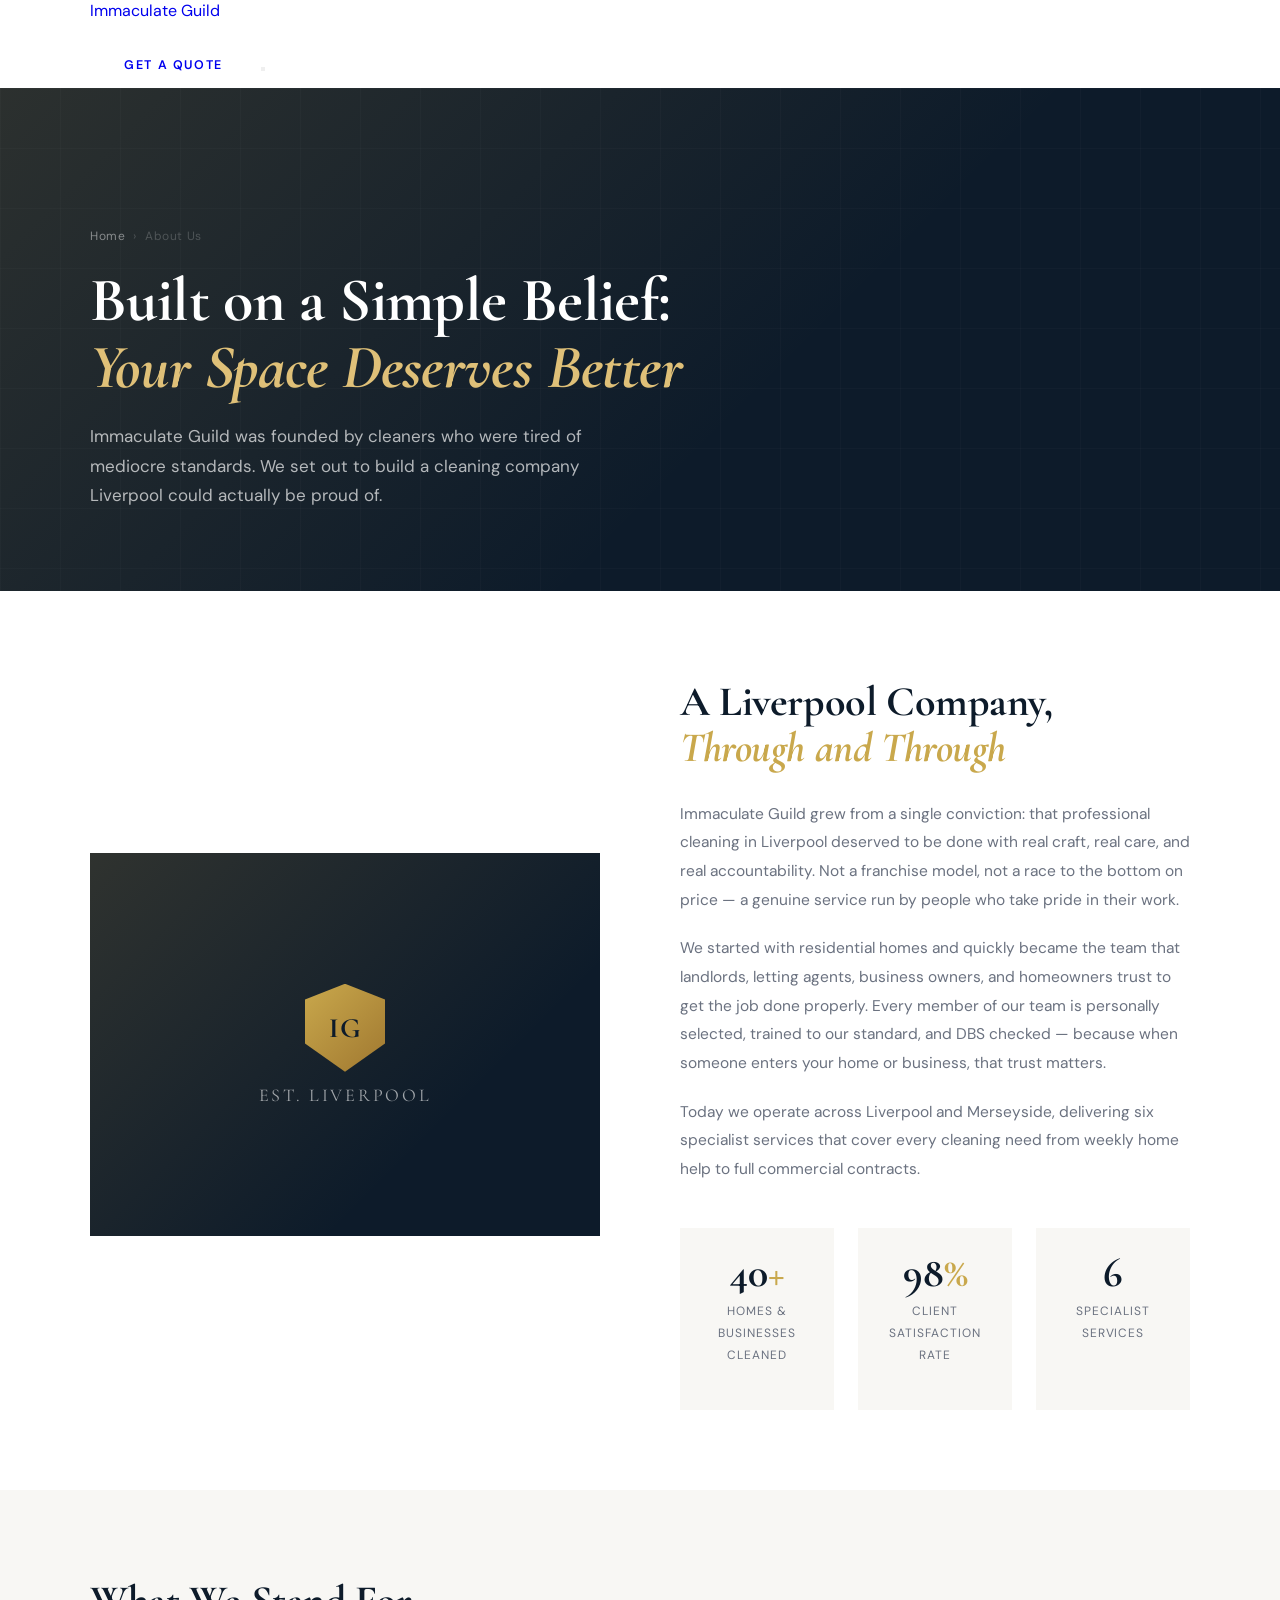
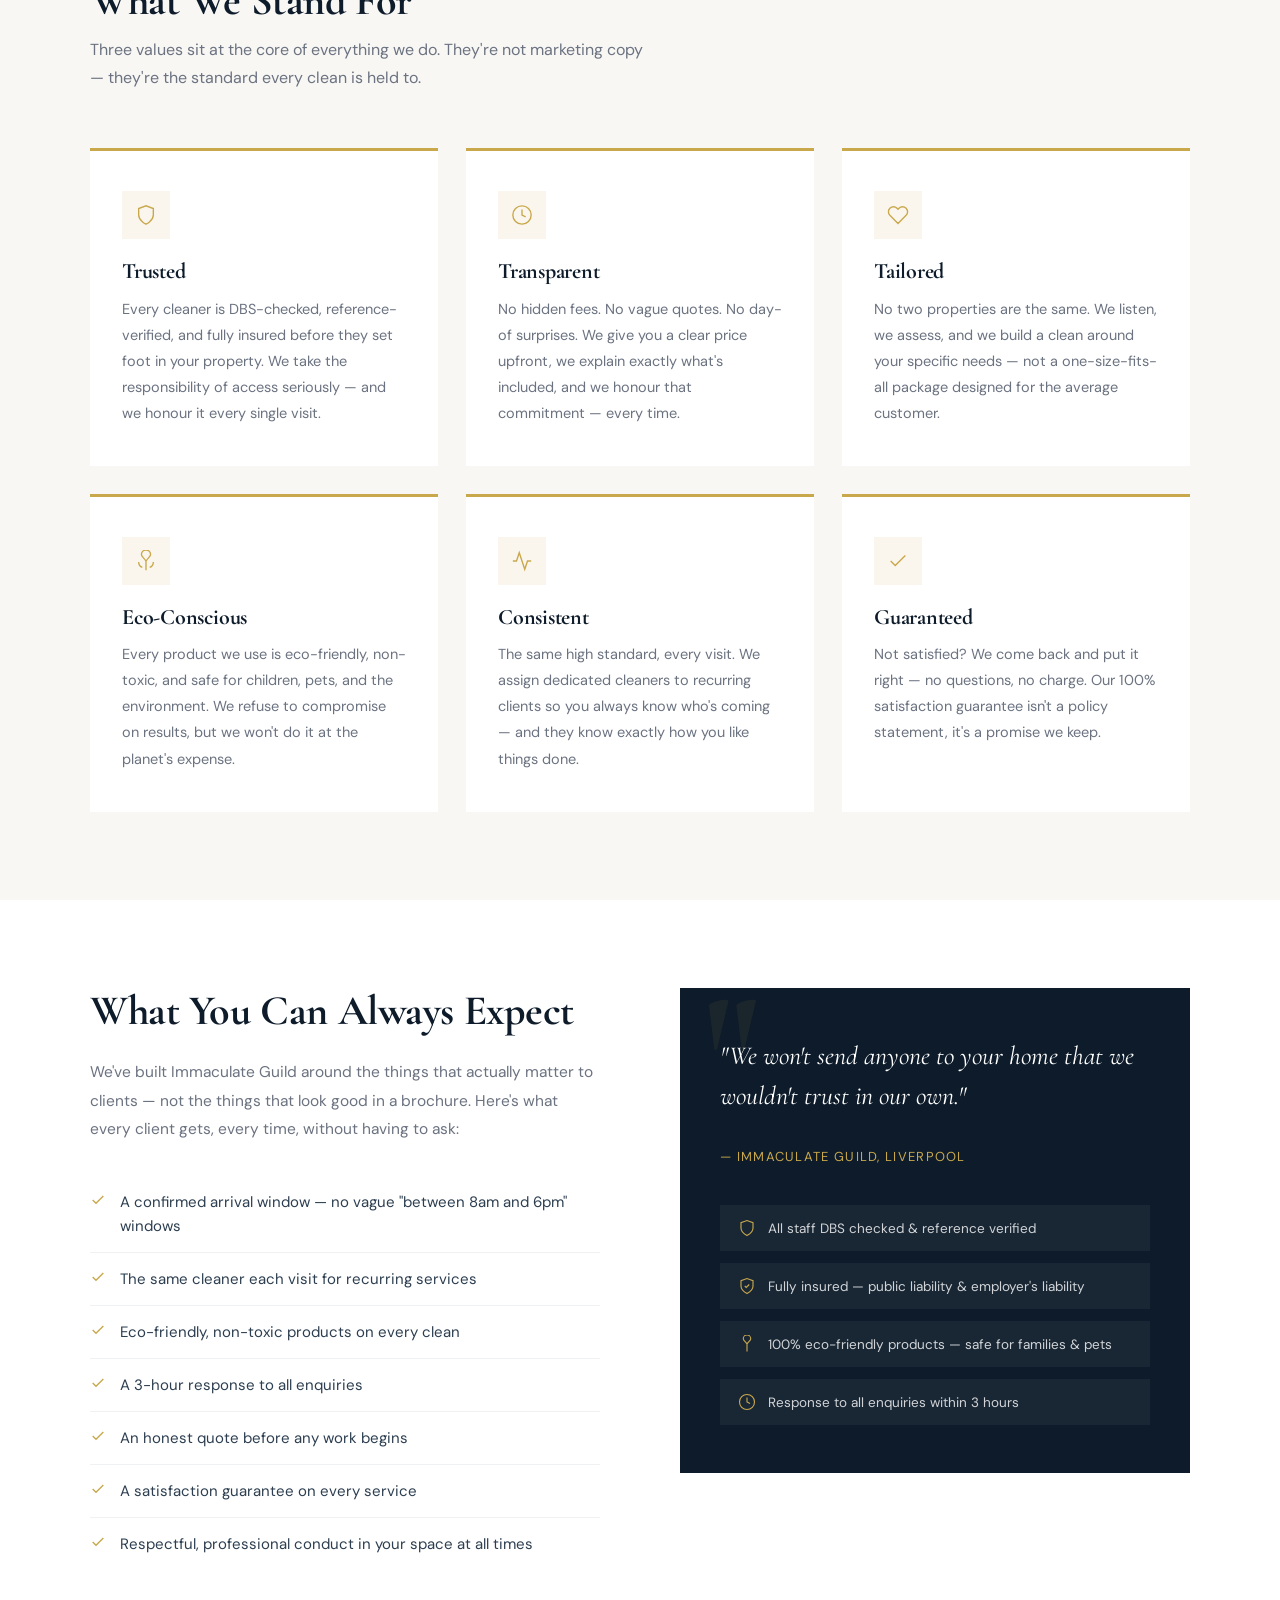
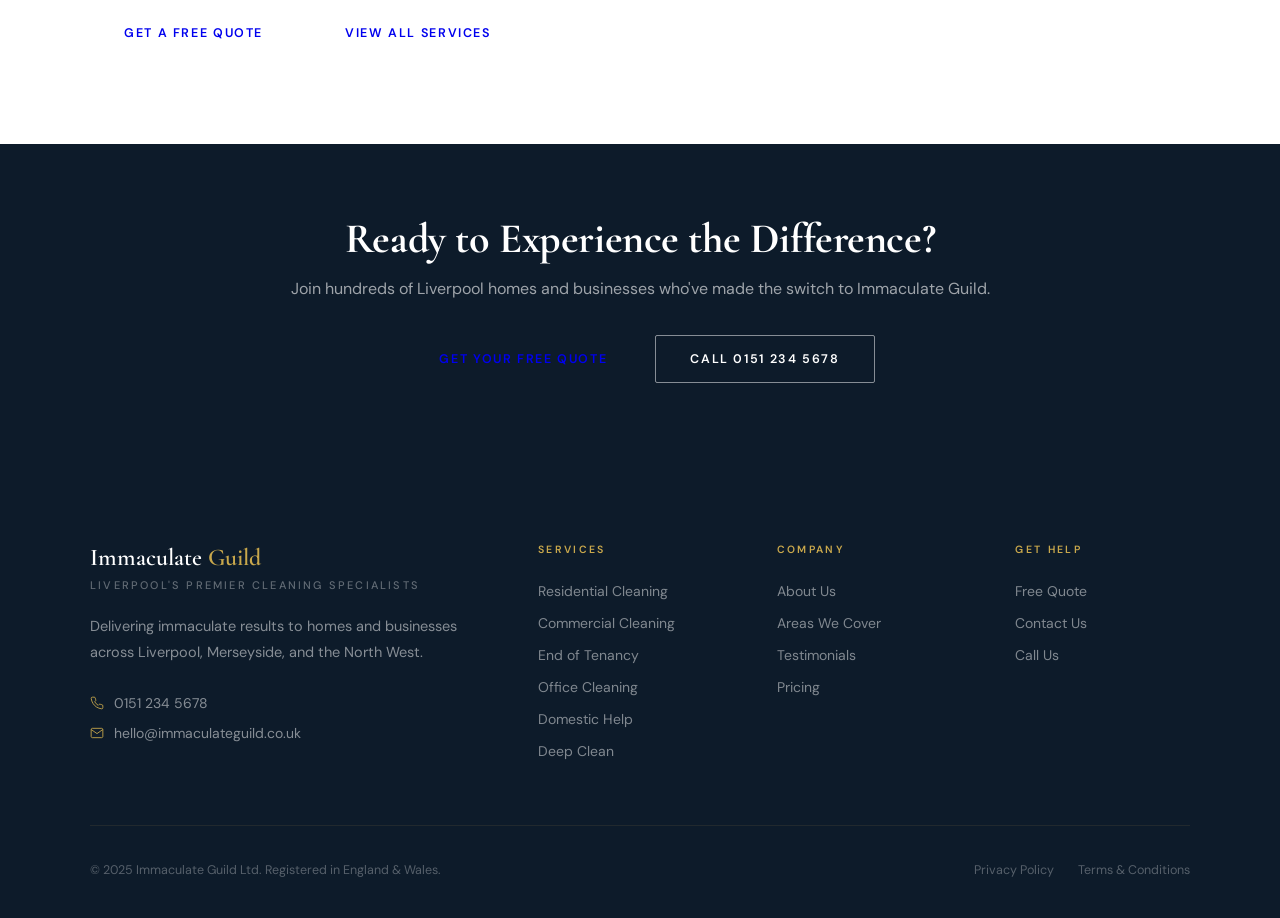
<file: about.html>
<!DOCTYPE html>
<html lang="en-GB">
<head>
  <meta charset="UTF-8"/>
  <meta name="viewport" content="width=device-width,initial-scale=1.0"/>
  <meta name="description" content="About Immaculate Guild — Liverpool's trusted professional cleaning specialists. Meet our team, our story, and the values behind every clean."/>
  <title>About Us | Immaculate Guild Liverpool</title>
  <link rel="preconnect" href="https://fonts.googleapis.com"/>
  <link rel="preconnect" href="https://fonts.gstatic.com" crossorigin/>
  <link href="https://fonts.googleapis.com/css2?family=Cormorant+Garamond:ital,wght@0,300;0,400;0,600;0,700;1,400;1,600&family=DM+Sans:opsz,wght@9..40,300;9..40,400;9..40,500;9..40,600&display=swap" rel="stylesheet"/>
  <link rel="stylesheet" href="css/global.css"/>
  <style>
    .page-hero {
      padding: 140px 0 80px;
      background: var(--navy); position: relative; overflow: hidden;
    }
    .page-hero::before {
      content: ''; position: absolute; inset: 0;
      background: linear-gradient(135deg, rgba(184,145,68,.18) 0%, transparent 60%);
    }
    .page-hero::after {
      content: ''; position: absolute; inset: 0; pointer-events: none;
      background-image: linear-gradient(rgba(255,255,255,.02) 1px,transparent 1px),
                        linear-gradient(90deg,rgba(255,255,255,.02) 1px,transparent 1px);
      background-size: 60px 60px;
    }
    .page-hero-inner { position: relative; z-index: 2; }
    .breadcrumb {
      display: flex; align-items: center; gap: 8px;
      font-size: 12px; color: rgba(255,255,255,.45); margin-bottom: 24px;
      letter-spacing: .05em;
    }
    .breadcrumb a { color: rgba(255,255,255,.45); transition: color .25s; }
    .breadcrumb a:hover { color: var(--gold); }
    .breadcrumb span { color: rgba(255,255,255,.2); }
    .page-hero h1 {
      font-family: 'Cormorant Garamond', serif;
      font-size: clamp(38px, 5vw, 62px); font-weight: 700;
      color: #fff; line-height: 1.08; margin-bottom: 20px;
    }
    .page-hero h1 em { font-style: italic; color: var(--gold-lt); }
    .page-hero p {
      font-size: 17px; color: rgba(255,255,255,.68); line-height: 1.75; max-width: 560px;
    }

    /* Story section */
    .story { padding: 88px 0 80px; background: var(--white); }
    .story-grid { display: grid; grid-template-columns: 1fr 1fr; gap: 80px; align-items: center; }
    .story-visual {
      background: var(--navy); aspect-ratio: 4/3; position: relative; overflow: hidden;
    }
    .story-visual::before {
      content: ''; position: absolute; inset: 0;
      background: linear-gradient(135deg, rgba(184,145,68,.2) 0%, transparent 70%);
    }
    .story-monogram {
      position: absolute; inset: 0; display: flex; align-items: center; justify-content: center;
      flex-direction: column; gap: 12px;
    }
    .story-monogram .shield-lg {
      width: 80px; height: 88px;
      background: linear-gradient(135deg, var(--gold) 0%, #a07830 100%);
      clip-path: polygon(50% 0%, 100% 18%, 100% 68%, 50% 100%, 0% 68%, 0% 18%);
      display: flex; align-items: center; justify-content: center;
    }
    .story-monogram .shield-lg span {
      font-family: 'Cormorant Garamond', serif; font-size: 28px; font-weight: 700;
      color: var(--navy); letter-spacing: .05em;
    }
    .story-monogram p {
      font-family: 'Cormorant Garamond', serif; font-size: 18px;
      color: rgba(255,255,255,.6); letter-spacing: .15em; text-transform: uppercase;
    }
    .story-text h2 {
      font-family: 'Cormorant Garamond', serif; font-size: 42px; font-weight: 700;
      color: var(--navy); line-height: 1.1; margin-bottom: 28px;
    }
    .story-text h2 em { font-style: italic; color: var(--gold); }
    .story-text p {
      font-size: 15.5px; color: var(--slate); line-height: 1.85; margin-bottom: 20px;
    }
    .story-stats {
      display: grid; grid-template-columns: repeat(3,1fr); gap: 24px; margin-top: 44px;
    }
    .stat-block { text-align: center; padding: 24px 16px; background: var(--off-white); }
    .stat-block .num {
      font-family: 'Cormorant Garamond', serif; font-size: 42px; font-weight: 700;
      color: var(--navy); line-height: 1;
    }
    .stat-block .num span { color: var(--gold); }
    .stat-block p { font-size: 12px; color: var(--slate); letter-spacing: .08em; text-transform: uppercase; margin-top: 6px; }

    /* Values section */
    .values { padding: 88px 0; background: var(--off-white); }
    .values h2 {
      font-family: 'Cormorant Garamond', serif; font-size: 42px; font-weight: 700;
      color: var(--navy); margin-bottom: 12px;
    }
    .values > .container > p { font-size: 16px; color: var(--slate); max-width: 560px; margin-bottom: 56px; line-height: 1.75; }
    .values-grid { display: grid; grid-template-columns: repeat(3,1fr); gap: 28px; }
    .value-card {
      background: var(--white); padding: 40px 32px;
      border-top: 3px solid var(--gold);
    }
    .value-card .icon {
      width: 48px; height: 48px; background: rgba(201,168,76,.1);
      display: flex; align-items: center; justify-content: center; margin-bottom: 20px;
    }
    .value-card .icon svg { width: 22px; height: 22px; stroke: var(--gold); stroke-width: 1.5; fill: none; }
    .value-card h3 {
      font-family: 'Cormorant Garamond', serif; font-size: 22px; font-weight: 700;
      color: var(--navy); margin-bottom: 12px;
    }
    .value-card p { font-size: 14.5px; color: var(--slate); line-height: 1.8; }

    /* Team / Promise */
    .promise { padding: 88px 0; background: var(--white); }
    .promise-grid { display: grid; grid-template-columns: 1fr 1fr; gap: 80px; align-items: start; }
    .promise-content h2 {
      font-family: 'Cormorant Garamond', serif; font-size: 42px; font-weight: 700;
      color: var(--navy); margin-bottom: 24px; line-height: 1.1;
    }
    .promise-content p { font-size: 15.5px; color: var(--slate); line-height: 1.85; margin-bottom: 20px; }
    .promise-list { list-style: none; margin-top: 32px; }
    .promise-list li {
      display: flex; align-items: flex-start; gap: 14px;
      padding: 14px 0; border-bottom: 1px solid rgba(13,27,42,.06);
      font-size: 15px; color: var(--charcoal); line-height: 1.6;
    }
    .promise-list li:last-child { border-bottom: none; }
    .promise-list li svg { width: 16px; height: 16px; stroke: var(--gold); stroke-width: 2; fill: none; flex-shrink: 0; margin-top: 2px; }
    .promise-cta { margin-top: 40px; display: flex; gap: 14px; flex-wrap: wrap; }

    .promise-panel {
      background: var(--navy); padding: 48px 40px; position: relative; overflow: hidden;
    }
    .promise-panel::before {
      content: '"'; position: absolute; top: -20px; left: 24px;
      font-family: 'Cormorant Garamond', serif; font-size: 180px; font-weight: 700;
      color: rgba(201,168,76,.08); line-height: 1;
    }
    .promise-panel blockquote {
      font-family: 'Cormorant Garamond', serif; font-size: 26px; font-style: italic;
      color: #fff; line-height: 1.55; margin-bottom: 32px; position: relative; z-index: 1;
    }
    .promise-panel cite {
      font-size: 13px; color: var(--gold); letter-spacing: .1em; text-transform: uppercase;
      font-style: normal; display: block;
    }
    .promise-badges { display: flex; flex-direction: column; gap: 12px; margin-top: 40px; }
    .promise-badge {
      display: flex; align-items: center; gap: 12px;
      padding: 14px 18px; background: rgba(255,255,255,.05);
    }
    .promise-badge svg { width: 18px; height: 18px; stroke: var(--gold); stroke-width: 1.5; fill: none; flex-shrink: 0; }
    .promise-badge span { font-size: 13.5px; color: rgba(255,255,255,.8); }

    /* CTA strip */
    .about-cta {
      padding: 72px 0; background: var(--navy); text-align: center;
    }
    .about-cta h2 {
      font-family: 'Cormorant Garamond', serif; font-size: 42px; font-weight: 700;
      color: #fff; margin-bottom: 16px;
    }
    .about-cta p { font-size: 16px; color: rgba(255,255,255,.6); margin-bottom: 36px; }
    .about-cta .btn-row { display: flex; gap: 14px; justify-content: center; flex-wrap: wrap; }

    @media (max-width: 1024px) {
      .story-grid, .promise-grid { grid-template-columns: 1fr; }
      .values-grid { grid-template-columns: 1fr 1fr; }
    }
    @media (max-width: 640px) {
      .values-grid { grid-template-columns: 1fr; }
      .story-stats { grid-template-columns: 1fr; }
    }
  </style>
</head>
<body>

<!-- ── HEADER ── -->
<header id="header">
  <div class="container header-inner">
    <a href="index.html" class="logo">Immaculate <span>Guild</span></a>
    <nav>
      <ul class="nav-links">
        <li><a href="index.html#services">Services</a></li>
        <li><a href="index.html#pricing">Pricing</a></li>
        <li><a href="index.html#testimonials">Reviews</a></li>
        <li><a href="areas.html">Areas</a></li>
        <li><a href="index.html#contact">Contact</a></li>
      </ul>
    </nav>
    <a href="index.html#contact" class="btn btn-primary nav-cta">Get a Quote</a>
    <button class="hamburger" aria-label="Open menu" aria-expanded="false">
      <span></span><span></span><span></span>
    </button>
  </div>
</header>

<!-- ── HERO ── -->
<section class="page-hero">
  <div class="container page-hero-inner">
    <div class="breadcrumb">
      <a href="index.html">Home</a><span>›</span><span>About Us</span>
    </div>
    <h1>Built on a Simple Belief:<br/><em>Your Space Deserves Better</em></h1>
    <p>Immaculate Guild was founded by cleaners who were tired of mediocre standards. We set out to build a cleaning company Liverpool could actually be proud of.</p>
  </div>
</section>

<!-- ── OUR STORY ── -->
<section class="story">
  <div class="container">
    <div class="story-grid">
      <div class="story-visual reveal">
        <div class="story-monogram">
          <div class="shield-lg"><span>IG</span></div>
          <p>Est. Liverpool</p>
        </div>
      </div>
      <div class="story-text reveal">
        <h2>A Liverpool Company,<br/><em>Through and Through</em></h2>
        <p>Immaculate Guild grew from a single conviction: that professional cleaning in Liverpool deserved to be done with real craft, real care, and real accountability. Not a franchise model, not a race to the bottom on price — a genuine service run by people who take pride in their work.</p>
        <p>We started with residential homes and quickly became the team that landlords, letting agents, business owners, and homeowners trust to get the job done properly. Every member of our team is personally selected, trained to our standard, and DBS checked — because when someone enters your home or business, that trust matters.</p>
        <p>Today we operate across Liverpool and Merseyside, delivering six specialist services that cover every cleaning need from weekly home help to full commercial contracts.</p>
        <div class="story-stats">
          <div class="stat-block reveal">
            <div class="num">40<span>+</span></div>
            <p>Homes & Businesses Cleaned</p>
          </div>
          <div class="stat-block reveal">
            <div class="num">98<span>%</span></div>
            <p>Client Satisfaction Rate</p>
          </div>
          <div class="stat-block reveal">
            <div class="num">6</div>
            <p>Specialist Services</p>
          </div>
        </div>
      </div>
    </div>
  </div>
</section>

<!-- ── VALUES ── -->
<section class="values">
  <div class="container">
    <h2 class="reveal">What We Stand For</h2>
    <p class="reveal">Three values sit at the core of everything we do. They're not marketing copy — they're the standard every clean is held to.</p>
    <div class="values-grid">
      <div class="value-card reveal">
        <div class="icon">
          <svg viewBox="0 0 24 24"><path d="M12 22s8-4 8-10V5l-8-3-8 3v7c0 6 8 10 8 10z"/></svg>
        </div>
        <h3>Trusted</h3>
        <p>Every cleaner is DBS-checked, reference-verified, and fully insured before they set foot in your property. We take the responsibility of access seriously — and we honour it every single visit.</p>
      </div>
      <div class="value-card reveal">
        <div class="icon">
          <svg viewBox="0 0 24 24"><circle cx="12" cy="12" r="10"/><polyline points="12 6 12 12 16 14"/></svg>
        </div>
        <h3>Transparent</h3>
        <p>No hidden fees. No vague quotes. No day-of surprises. We give you a clear price upfront, we explain exactly what's included, and we honour that commitment — every time.</p>
      </div>
      <div class="value-card reveal">
        <div class="icon">
          <svg viewBox="0 0 24 24"><path d="M20.84 4.61a5.5 5.5 0 00-7.78 0L12 5.67l-1.06-1.06a5.5 5.5 0 00-7.78 7.78l1.06 1.06L12 21.23l7.78-7.78 1.06-1.06a5.5 5.5 0 000-7.78z"/></svg>
        </div>
        <h3>Tailored</h3>
        <p>No two properties are the same. We listen, we assess, and we build a clean around your specific needs — not a one-size-fits-all package designed for the average customer.</p>
      </div>
      <div class="value-card reveal">
        <div class="icon">
          <svg viewBox="0 0 24 24"><path d="M12 22V12M12 12C10 9 7 7 7 5a5 5 0 0110 0c0 2-3 4-5 7z"/><path d="M8 19c-2.5-1-4-3-4-6"/><path d="M16 19c2.5-1 4-3 4-6"/></svg>
        </div>
        <h3>Eco-Conscious</h3>
        <p>Every product we use is eco-friendly, non-toxic, and safe for children, pets, and the environment. We refuse to compromise on results, but we won't do it at the planet's expense.</p>
      </div>
      <div class="value-card reveal">
        <div class="icon">
          <svg viewBox="0 0 24 24"><polyline points="22 12 18 12 15 21 9 3 6 12 2 12"/></svg>
        </div>
        <h3>Consistent</h3>
        <p>The same high standard, every visit. We assign dedicated cleaners to recurring clients so you always know who's coming — and they know exactly how you like things done.</p>
      </div>
      <div class="value-card reveal">
        <div class="icon">
          <svg viewBox="0 0 24 24"><polyline points="20 6 9 17 4 12"/></svg>
        </div>
        <h3>Guaranteed</h3>
        <p>Not satisfied? We come back and put it right — no questions, no charge. Our 100% satisfaction guarantee isn't a policy statement, it's a promise we keep.</p>
      </div>
    </div>
  </div>
</section>

<!-- ── OUR PROMISE ── -->
<section class="promise">
  <div class="container">
    <div class="promise-grid">
      <div class="promise-content reveal">
        <h2>What You Can Always Expect</h2>
        <p>We've built Immaculate Guild around the things that actually matter to clients — not the things that look good in a brochure. Here's what every client gets, every time, without having to ask:</p>
        <ul class="promise-list">
          <li><svg viewBox="0 0 24 24"><polyline points="20 6 9 17 4 12"/></svg>A confirmed arrival window — no vague "between 8am and 6pm" windows</li>
          <li><svg viewBox="0 0 24 24"><polyline points="20 6 9 17 4 12"/></svg>The same cleaner each visit for recurring services</li>
          <li><svg viewBox="0 0 24 24"><polyline points="20 6 9 17 4 12"/></svg>Eco-friendly, non-toxic products on every clean</li>
          <li><svg viewBox="0 0 24 24"><polyline points="20 6 9 17 4 12"/></svg>A 3-hour response to all enquiries</li>
          <li><svg viewBox="0 0 24 24"><polyline points="20 6 9 17 4 12"/></svg>An honest quote before any work begins</li>
          <li><svg viewBox="0 0 24 24"><polyline points="20 6 9 17 4 12"/></svg>A satisfaction guarantee on every service</li>
          <li><svg viewBox="0 0 24 24"><polyline points="20 6 9 17 4 12"/></svg>Respectful, professional conduct in your space at all times</li>
        </ul>
        <div class="promise-cta">
          <a href="index.html#contact" class="btn btn-primary">Get a Free Quote</a>
          <a href="index.html#services" class="btn btn-secondary">View All Services</a>
        </div>
      </div>
      <div class="promise-panel reveal">
        <blockquote>"We won't send anyone to your home that we wouldn't trust in our own."</blockquote>
        <cite>— Immaculate Guild, Liverpool</cite>
        <div class="promise-badges">
          <div class="promise-badge">
            <svg viewBox="0 0 24 24"><path d="M12 22s8-4 8-10V5l-8-3-8 3v7c0 6 8 10 8 10z"/></svg>
            <span>All staff DBS checked &amp; reference verified</span>
          </div>
          <div class="promise-badge">
            <svg viewBox="0 0 24 24"><path d="M12 22s8-4 8-10V5l-8-3-8 3v7c0 6 8 10 8 10z"/><polyline points="9 12 11 14 15 10"/></svg>
            <span>Fully insured — public liability &amp; employer's liability</span>
          </div>
          <div class="promise-badge">
            <svg viewBox="0 0 24 24"><path d="M12 22V12M12 12C10 9 7 7 7 5a5 5 0 0110 0c0 2-3 4-5 7z"/></svg>
            <span>100% eco-friendly products — safe for families &amp; pets</span>
          </div>
          <div class="promise-badge">
            <svg viewBox="0 0 24 24"><circle cx="12" cy="12" r="10"/><polyline points="12 6 12 12 16 14"/></svg>
            <span>Response to all enquiries within 3 hours</span>
          </div>
        </div>
      </div>
    </div>
  </div>
</section>

<!-- ── CTA ── -->
<section class="about-cta">
  <div class="container">
    <h2 class="reveal">Ready to Experience the Difference?</h2>
    <p class="reveal">Join hundreds of Liverpool homes and businesses who've made the switch to Immaculate Guild.</p>
    <div class="btn-row reveal">
      <a href="index.html#contact" class="btn btn-primary">Get Your Free Quote</a>
      <a href="tel:01512345678" class="btn btn-ghost-white">Call 0151 234 5678</a>
    </div>
  </div>
</section>

<!-- ── FOOTER ── -->
<footer id="footer">
  <div class="container">
    <div class="footer-top">
      <div>
        <div class="footer-logo">Immaculate <span>Guild</span></div>
        <div class="footer-tagline">Liverpool's Premier Cleaning Specialists</div>
        <p class="footer-about">Delivering immaculate results to homes and businesses across Liverpool, Merseyside, and the North West.</p>
        <div class="footer-contacts">
          <a href="tel:01512345678" class="footer-contact-item"><svg viewBox="0 0 24 24"><path d="M22 16.92v3a2 2 0 01-2.18 2 19.79 19.79 0 01-8.63-3.07A19.5 19.5 0 015.13 12.72 19.79 19.79 0 012.12 4.18 2 2 0 014.11 2h3a2 2 0 012 1.72c.127.96.361 1.9.7 2.81a2 2 0 01-.45 2.11L8.09 9.91a16 16 0 006 6l1.27-1.27a2 2 0 012.11-.45c.91.339 1.85.573 2.81.7A2 2 0 0122 16.92z"/></svg>0151 234 5678</a>
          <a href="mailto:hello@immaculateguild.co.uk" class="footer-contact-item"><svg viewBox="0 0 24 24"><path d="M4 4h16c1.1 0 2 .9 2 2v12c0 1.1-.9 2-2 2H4c-1.1 0-2-.9-2-2V6c0-1.1.9-2 2-2z"/><polyline points="22,6 12,13 2,6"/></svg>hello@immaculateguild.co.uk</a>
        </div>
      </div>
      <div class="footer-col"><h4>Services</h4><ul>
        <li><a href="services/residential.html">Residential Cleaning</a></li>
        <li><a href="services/commercial.html">Commercial Cleaning</a></li>
        <li><a href="services/end-of-tenancy.html">End of Tenancy</a></li>
        <li><a href="services/office-cleaning.html">Office Cleaning</a></li>
        <li><a href="services/domestic-help.html">Domestic Help</a></li>
        <li><a href="services/deep-clean.html">Deep Clean</a></li>
      </ul></div>
      <div class="footer-col"><h4>Company</h4><ul>
        <li><a href="about.html">About Us</a></li>
        <li><a href="areas.html">Areas We Cover</a></li>
        <li><a href="testimonials.html">Testimonials</a></li>
        <li><a href="index.html#pricing">Pricing</a></li>
      </ul></div>
      <div class="footer-col"><h4>Get Help</h4><ul>
        <li><a href="index.html#contact">Free Quote</a></li>
        <li><a href="index.html#contact">Contact Us</a></li>
        <li><a href="tel:01512345678">Call Us</a></li>
      </ul></div>
    </div>
    <div class="footer-bottom">
      <span>© 2025 Immaculate Guild Ltd. Registered in England &amp; Wales.</span>
      <div class="footer-legal">
        <a href="privacy-policy.html">Privacy Policy</a>
        <a href="terms.html">Terms &amp; Conditions</a>
      </div>
    </div>
  </div>
</footer>

<script src="js/main.js"></script>
</body>
</html>
</file>
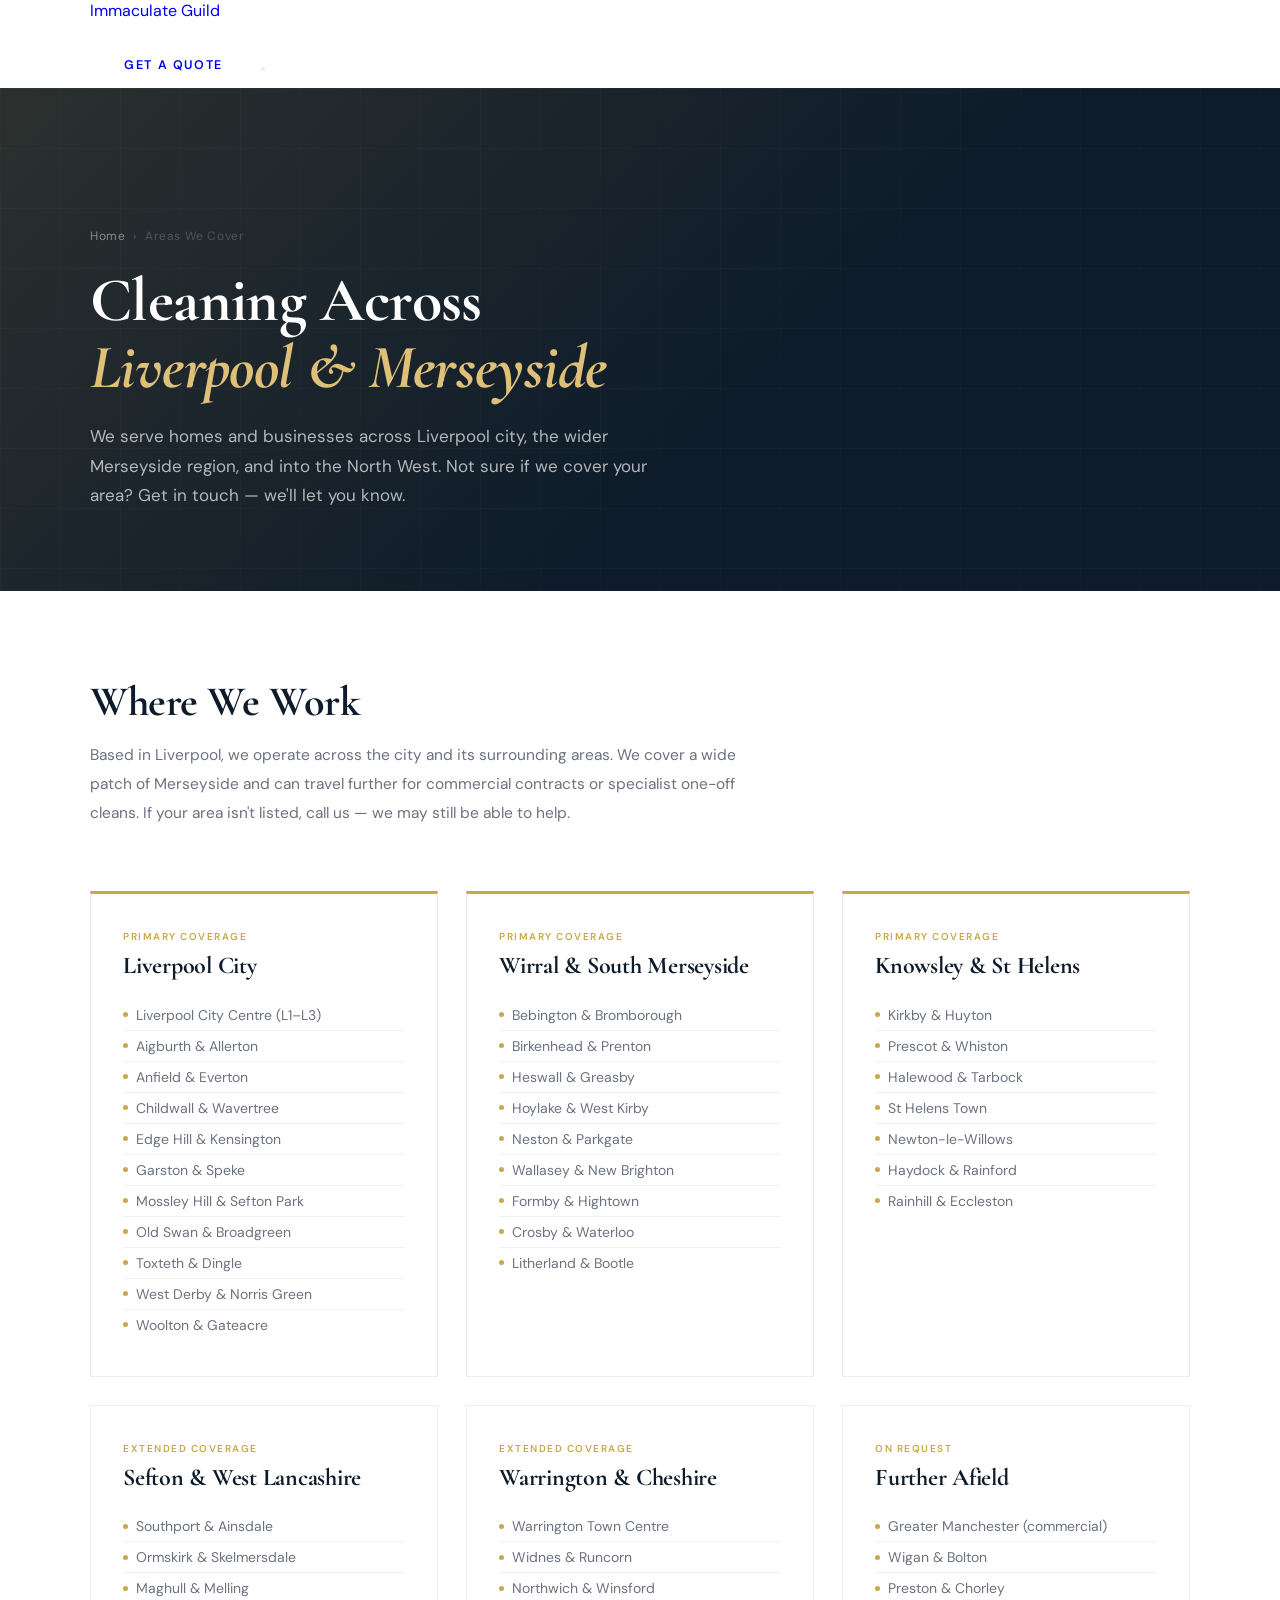
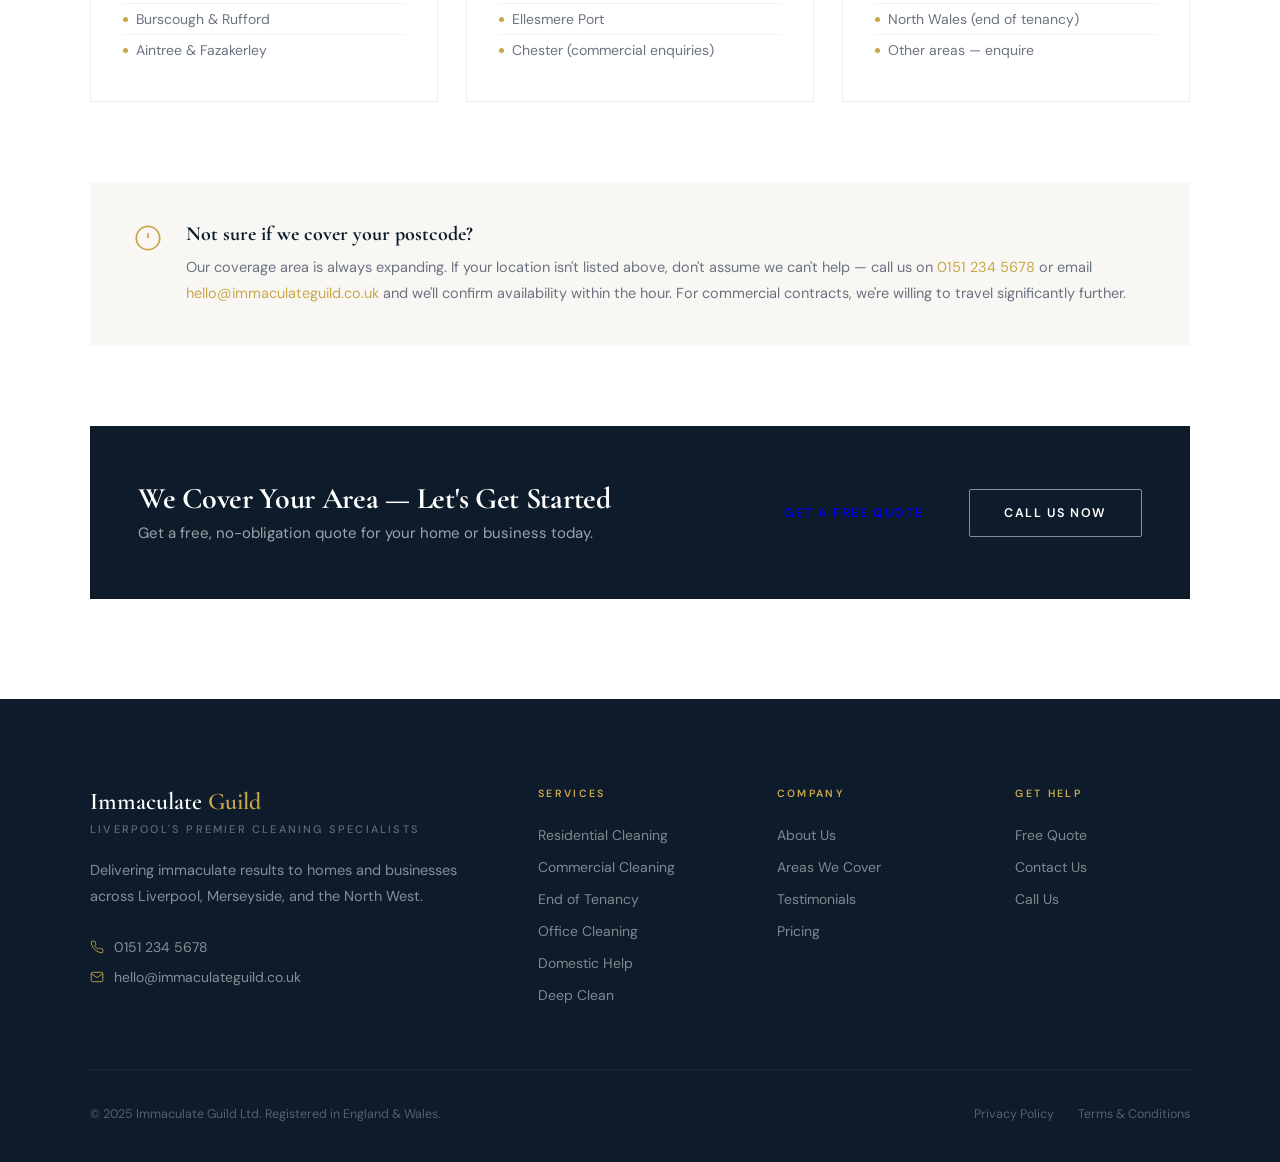
<file: areas.html>
<!DOCTYPE html>
<html lang="en-GB">
<head>
  <meta charset="UTF-8"/>
  <meta name="viewport" content="width=device-width,initial-scale=1.0"/>
  <meta name="description" content="Immaculate Guild covers Liverpool, Merseyside and the North West. Find out if we clean in your area — residential, commercial and specialist services."/>
  <title>Areas We Cover | Immaculate Guild Liverpool</title>
  <link rel="preconnect" href="https://fonts.googleapis.com"/>
  <link rel="preconnect" href="https://fonts.gstatic.com" crossorigin/>
  <link href="https://fonts.googleapis.com/css2?family=Cormorant+Garamond:ital,wght@0,300;0,400;0,600;0,700;1,400;1,600&family=DM+Sans:opsz,wght@9..40,300;9..40,400;9..40,500;9..40,600&display=swap" rel="stylesheet"/>
  <link rel="stylesheet" href="css/global.css"/>
  <style>
    .page-hero {
      padding: 140px 0 80px;
      background: var(--navy); position: relative; overflow: hidden;
    }
    .page-hero::before {
      content: ''; position: absolute; inset: 0;
      background: linear-gradient(135deg, rgba(184,145,68,.18) 0%, transparent 60%);
    }
    .page-hero::after {
      content: ''; position: absolute; inset: 0; pointer-events: none;
      background-image: linear-gradient(rgba(255,255,255,.02) 1px,transparent 1px),
                        linear-gradient(90deg,rgba(255,255,255,.02) 1px,transparent 1px);
      background-size: 60px 60px;
    }
    .page-hero-inner { position: relative; z-index: 2; }
    .breadcrumb {
      display: flex; align-items: center; gap: 8px;
      font-size: 12px; color: rgba(255,255,255,.45); margin-bottom: 24px;
      letter-spacing: .05em;
    }
    .breadcrumb a { color: rgba(255,255,255,.45); transition: color .25s; }
    .breadcrumb a:hover { color: var(--gold); }
    .breadcrumb span { color: rgba(255,255,255,.2); }
    .page-hero h1 {
      font-family: 'Cormorant Garamond', serif;
      font-size: clamp(38px, 5vw, 62px); font-weight: 700;
      color: #fff; line-height: 1.08; margin-bottom: 20px;
    }
    .page-hero h1 em { font-style: italic; color: var(--gold-lt); }
    .page-hero p { font-size: 17px; color: rgba(255,255,255,.68); line-height: 1.75; max-width: 560px; }

    /* Areas grid */
    .areas-body { padding: 88px 0 100px; background: var(--white); }
    .areas-intro { max-width: 680px; margin-bottom: 64px; }
    .areas-intro h2 {
      font-family: 'Cormorant Garamond', serif; font-size: 42px; font-weight: 700;
      color: var(--navy); margin-bottom: 16px;
    }
    .areas-intro p { font-size: 15.5px; color: var(--slate); line-height: 1.85; }

    .areas-regions { display: grid; grid-template-columns: repeat(3,1fr); gap: 28px; margin-bottom: 80px; }
    .region-card {
      border: 1px solid rgba(13,27,42,.08); padding: 36px 32px;
      position: relative; transition: all .28s ease;
    }
    .region-card:hover { transform: translateY(-4px); box-shadow: 0 16px 40px rgba(13,27,42,.08); }
    .region-card.primary { border-top: 3px solid var(--gold); }
    .region-label {
      font-size: 10px; font-weight: 600; letter-spacing: .15em; text-transform: uppercase;
      color: var(--gold); margin-bottom: 10px;
    }
    .region-card h3 {
      font-family: 'Cormorant Garamond', serif; font-size: 24px; font-weight: 700;
      color: var(--navy); margin-bottom: 20px;
    }
    .area-list { list-style: none; }
    .area-list li {
      font-size: 14px; color: var(--slate); padding: 6px 0;
      border-bottom: 1px solid rgba(13,27,42,.05); display: flex; align-items: center; gap: 8px;
    }
    .area-list li:last-child { border-bottom: none; }
    .area-list li::before {
      content: ''; width: 5px; height: 5px; border-radius: 50%;
      background: var(--gold); flex-shrink: 0;
    }

    /* Coverage note */
    .coverage-note {
      background: var(--off-white); padding: 40px 44px;
      display: grid; grid-template-columns: auto 1fr; gap: 24px; align-items: start;
      margin-bottom: 80px;
    }
    .coverage-note svg { width: 28px; height: 28px; stroke: var(--gold); stroke-width: 1.5; fill: none; flex-shrink: 0; margin-top: 2px; }
    .coverage-note h4 {
      font-family: 'Cormorant Garamond', serif; font-size: 20px; font-weight: 700;
      color: var(--navy); margin-bottom: 8px;
    }
    .coverage-note p { font-size: 14.5px; color: var(--slate); line-height: 1.8; }

    /* Area CTA */
    .area-cta-strip {
      background: var(--navy); padding: 56px 48px;
      display: grid; grid-template-columns: 1fr auto; gap: 40px; align-items: center;
    }
    .area-cta-strip h3 {
      font-family: 'Cormorant Garamond', serif; font-size: 30px; font-weight: 700;
      color: #fff; margin-bottom: 8px;
    }
    .area-cta-strip p { font-size: 15px; color: rgba(255,255,255,.6); }
    .area-cta-strip .btn-group { display: flex; gap: 12px; flex-wrap: wrap; }

    @media (max-width: 1024px) {
      .areas-regions { grid-template-columns: 1fr 1fr; }
    }
    @media (max-width: 680px) {
      .areas-regions { grid-template-columns: 1fr; }
      .area-cta-strip { grid-template-columns: 1fr; }
      .coverage-note { grid-template-columns: 1fr; }
    }
  </style>
</head>
<body>

<!-- ── HEADER ── -->
<header id="header">
  <div class="container header-inner">
    <a href="index.html" class="logo">Immaculate <span>Guild</span></a>
    <nav>
      <ul class="nav-links">
        <li><a href="index.html#services">Services</a></li>
        <li><a href="index.html#pricing">Pricing</a></li>
        <li><a href="testimonials.html">Reviews</a></li>
        <li><a href="areas.html">Areas</a></li>
        <li><a href="index.html#contact">Contact</a></li>
      </ul>
    </nav>
    <a href="index.html#contact" class="btn btn-primary nav-cta">Get a Quote</a>
    <button class="hamburger" aria-label="Open menu" aria-expanded="false">
      <span></span><span></span><span></span>
    </button>
  </div>
</header>

<!-- ── HERO ── -->
<section class="page-hero">
  <div class="container page-hero-inner">
    <div class="breadcrumb">
      <a href="index.html">Home</a><span>›</span><span>Areas We Cover</span>
    </div>
    <h1>Cleaning Across<br/><em>Liverpool &amp; Merseyside</em></h1>
    <p>We serve homes and businesses across Liverpool city, the wider Merseyside region, and into the North West. Not sure if we cover your area? Get in touch — we'll let you know.</p>
  </div>
</section>

<!-- ── AREAS BODY ── -->
<section class="areas-body">
  <div class="container">

    <div class="areas-intro reveal">
      <h2>Where We Work</h2>
      <p>Based in Liverpool, we operate across the city and its surrounding areas. We cover a wide patch of Merseyside and can travel further for commercial contracts or specialist one-off cleans. If your area isn't listed, call us — we may still be able to help.</p>
    </div>

    <div class="areas-regions">

      <div class="region-card primary reveal">
        <div class="region-label">Primary Coverage</div>
        <h3>Liverpool City</h3>
        <ul class="area-list">
          <li>Liverpool City Centre (L1–L3)</li>
          <li>Aigburth &amp; Allerton</li>
          <li>Anfield &amp; Everton</li>
          <li>Childwall &amp; Wavertree</li>
          <li>Edge Hill &amp; Kensington</li>
          <li>Garston &amp; Speke</li>
          <li>Mossley Hill &amp; Sefton Park</li>
          <li>Old Swan &amp; Broadgreen</li>
          <li>Toxteth &amp; Dingle</li>
          <li>West Derby &amp; Norris Green</li>
          <li>Woolton &amp; Gateacre</li>
        </ul>
      </div>

      <div class="region-card primary reveal">
        <div class="region-label">Primary Coverage</div>
        <h3>Wirral &amp; South Merseyside</h3>
        <ul class="area-list">
          <li>Bebington &amp; Bromborough</li>
          <li>Birkenhead &amp; Prenton</li>
          <li>Heswall &amp; Greasby</li>
          <li>Hoylake &amp; West Kirby</li>
          <li>Neston &amp; Parkgate</li>
          <li>Wallasey &amp; New Brighton</li>
          <li>Formby &amp; Hightown</li>
          <li>Crosby &amp; Waterloo</li>
          <li>Litherland &amp; Bootle</li>
        </ul>
      </div>

      <div class="region-card primary reveal">
        <div class="region-label">Primary Coverage</div>
        <h3>Knowsley &amp; St Helens</h3>
        <ul class="area-list">
          <li>Kirkby &amp; Huyton</li>
          <li>Prescot &amp; Whiston</li>
          <li>Halewood &amp; Tarbock</li>
          <li>St Helens Town</li>
          <li>Newton-le-Willows</li>
          <li>Haydock &amp; Rainford</li>
          <li>Rainhill &amp; Eccleston</li>
        </ul>
      </div>

      <div class="region-card reveal">
        <div class="region-label">Extended Coverage</div>
        <h3>Sefton &amp; West Lancashire</h3>
        <ul class="area-list">
          <li>Southport &amp; Ainsdale</li>
          <li>Ormskirk &amp; Skelmersdale</li>
          <li>Maghull &amp; Melling</li>
          <li>Burscough &amp; Rufford</li>
          <li>Aintree &amp; Fazakerley</li>
        </ul>
      </div>

      <div class="region-card reveal">
        <div class="region-label">Extended Coverage</div>
        <h3>Warrington &amp; Cheshire</h3>
        <ul class="area-list">
          <li>Warrington Town Centre</li>
          <li>Widnes &amp; Runcorn</li>
          <li>Northwich &amp; Winsford</li>
          <li>Ellesmere Port</li>
          <li>Chester (commercial enquiries)</li>
        </ul>
      </div>

      <div class="region-card reveal">
        <div class="region-label">On Request</div>
        <h3>Further Afield</h3>
        <ul class="area-list">
          <li>Greater Manchester (commercial)</li>
          <li>Wigan &amp; Bolton</li>
          <li>Preston &amp; Chorley</li>
          <li>North Wales (end of tenancy)</li>
          <li>Other areas — enquire</li>
        </ul>
      </div>

    </div>

    <div class="coverage-note reveal">
      <svg viewBox="0 0 24 24"><circle cx="12" cy="12" r="10"/><line x1="12" y1="8" x2="12" y2="12"/><line x1="12" y1="16" x2="12.01" y2="16"/></svg>
      <div>
        <h4>Not sure if we cover your postcode?</h4>
        <p>Our coverage area is always expanding. If your location isn't listed above, don't assume we can't help — call us on <a href="tel:01512345678" style="color:var(--gold)">0151 234 5678</a> or email <a href="mailto:hello@immaculateguild.co.uk" style="color:var(--gold)">hello@immaculateguild.co.uk</a> and we'll confirm availability within the hour. For commercial contracts, we're willing to travel significantly further.</p>
      </div>
    </div>

    <div class="area-cta-strip reveal">
      <div>
        <h3>We Cover Your Area — Let's Get Started</h3>
        <p>Get a free, no-obligation quote for your home or business today.</p>
      </div>
      <div class="btn-group">
        <a href="index.html#contact" class="btn btn-primary">Get a Free Quote</a>
        <a href="tel:01512345678" class="btn btn-ghost-white">Call Us Now</a>
      </div>
    </div>

  </div>
</section>

<!-- ── FOOTER ── -->
<footer id="footer">
  <div class="container">
    <div class="footer-top">
      <div>
        <div class="footer-logo">Immaculate <span>Guild</span></div>
        <div class="footer-tagline">Liverpool's Premier Cleaning Specialists</div>
        <p class="footer-about">Delivering immaculate results to homes and businesses across Liverpool, Merseyside, and the North West.</p>
        <div class="footer-contacts">
          <a href="tel:01512345678" class="footer-contact-item"><svg viewBox="0 0 24 24"><path d="M22 16.92v3a2 2 0 01-2.18 2 19.79 19.79 0 01-8.63-3.07A19.5 19.5 0 015.13 12.72 19.79 19.79 0 012.12 4.18 2 2 0 014.11 2h3a2 2 0 012 1.72c.127.96.361 1.9.7 2.81a2 2 0 01-.45 2.11L8.09 9.91a16 16 0 006 6l1.27-1.27a2 2 0 012.11-.45c.91.339 1.85.573 2.81.7A2 2 0 0122 16.92z"/></svg>0151 234 5678</a>
          <a href="mailto:hello@immaculateguild.co.uk" class="footer-contact-item"><svg viewBox="0 0 24 24"><path d="M4 4h16c1.1 0 2 .9 2 2v12c0 1.1-.9 2-2 2H4c-1.1 0-2-.9-2-2V6c0-1.1.9-2 2-2z"/><polyline points="22,6 12,13 2,6"/></svg>hello@immaculateguild.co.uk</a>
        </div>
      </div>
      <div class="footer-col"><h4>Services</h4><ul>
        <li><a href="services/residential.html">Residential Cleaning</a></li>
        <li><a href="services/commercial.html">Commercial Cleaning</a></li>
        <li><a href="services/end-of-tenancy.html">End of Tenancy</a></li>
        <li><a href="services/office-cleaning.html">Office Cleaning</a></li>
        <li><a href="services/domestic-help.html">Domestic Help</a></li>
        <li><a href="services/deep-clean.html">Deep Clean</a></li>
      </ul></div>
      <div class="footer-col"><h4>Company</h4><ul>
        <li><a href="about.html">About Us</a></li>
        <li><a href="areas.html">Areas We Cover</a></li>
        <li><a href="testimonials.html">Testimonials</a></li>
        <li><a href="index.html#pricing">Pricing</a></li>
      </ul></div>
      <div class="footer-col"><h4>Get Help</h4><ul>
        <li><a href="index.html#contact">Free Quote</a></li>
        <li><a href="index.html#contact">Contact Us</a></li>
        <li><a href="tel:01512345678">Call Us</a></li>
      </ul></div>
    </div>
    <div class="footer-bottom">
      <span>© 2025 Immaculate Guild Ltd. Registered in England &amp; Wales.</span>
      <div class="footer-legal">
        <a href="privacy-policy.html">Privacy Policy</a>
        <a href="terms.html">Terms &amp; Conditions</a>
      </div>
    </div>
  </div>
</footer>

<script src="js/main.js"></script>
</body>
</html>
</file>
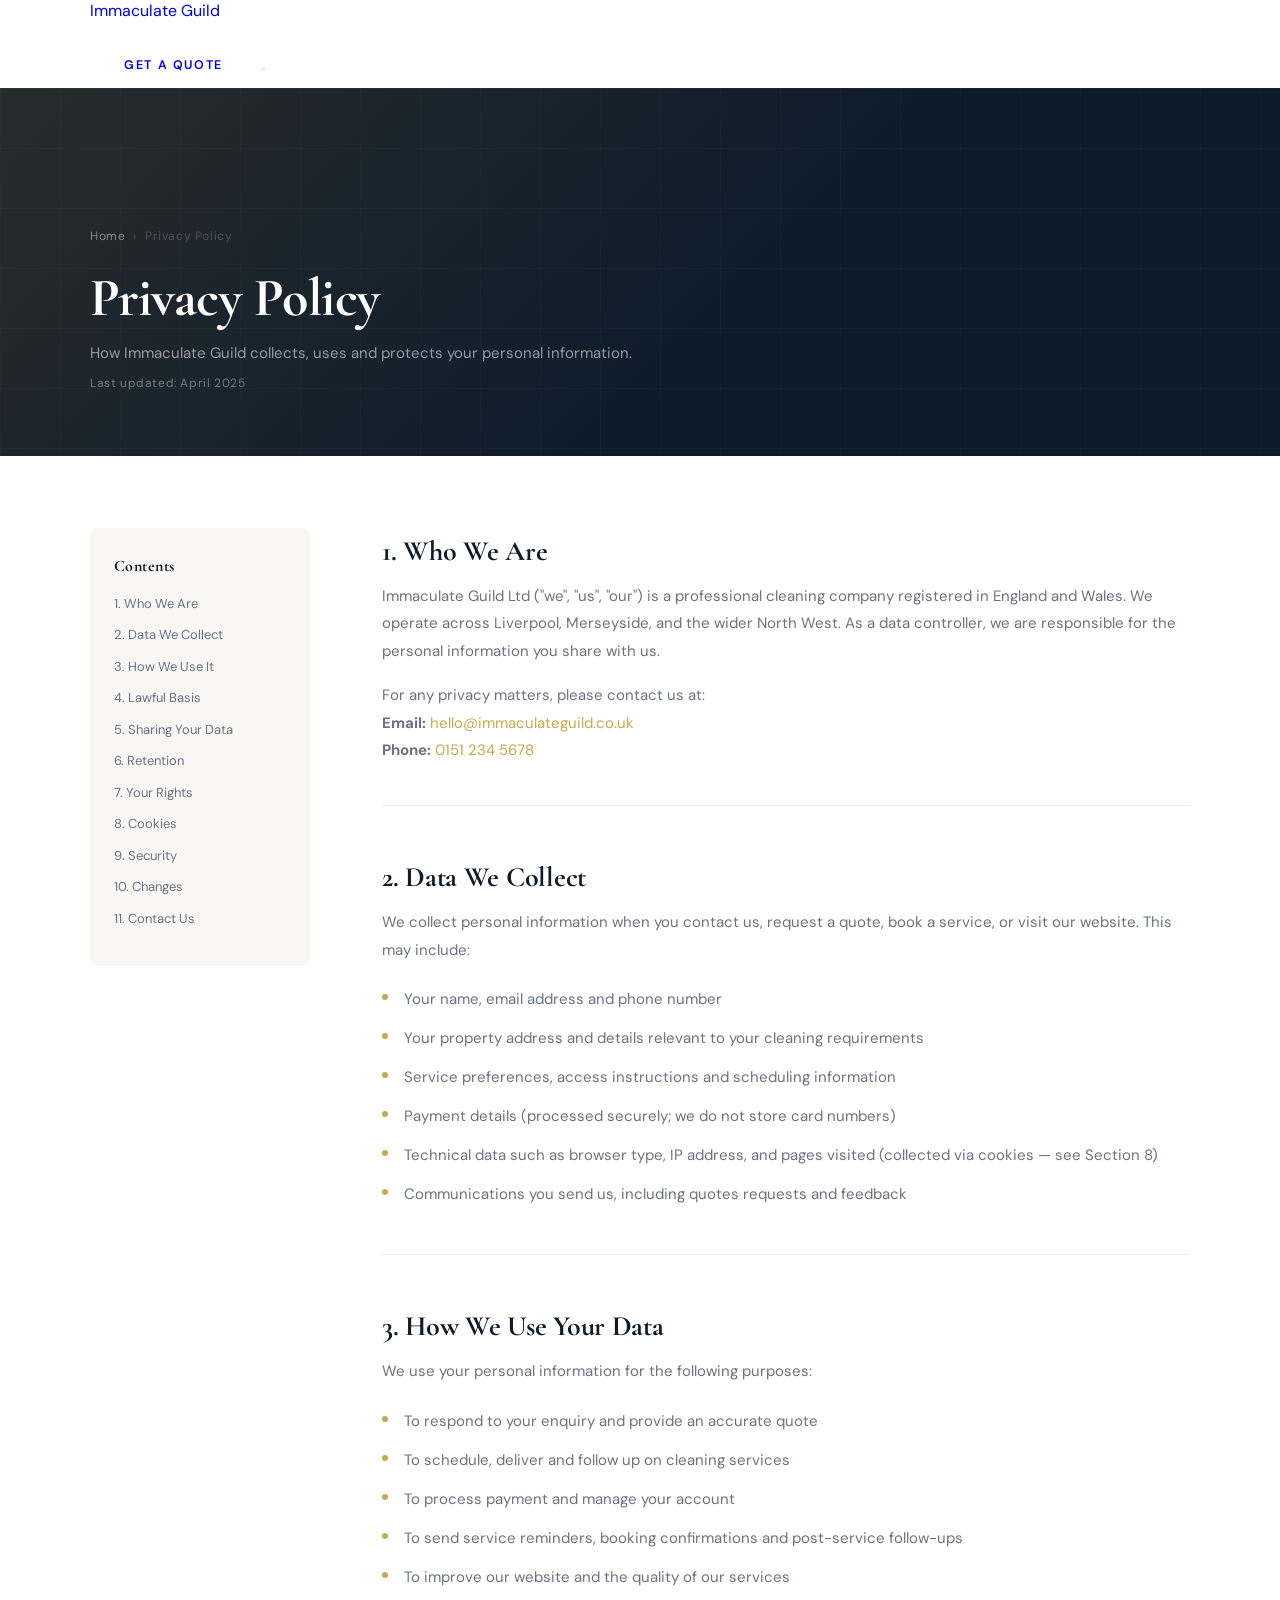
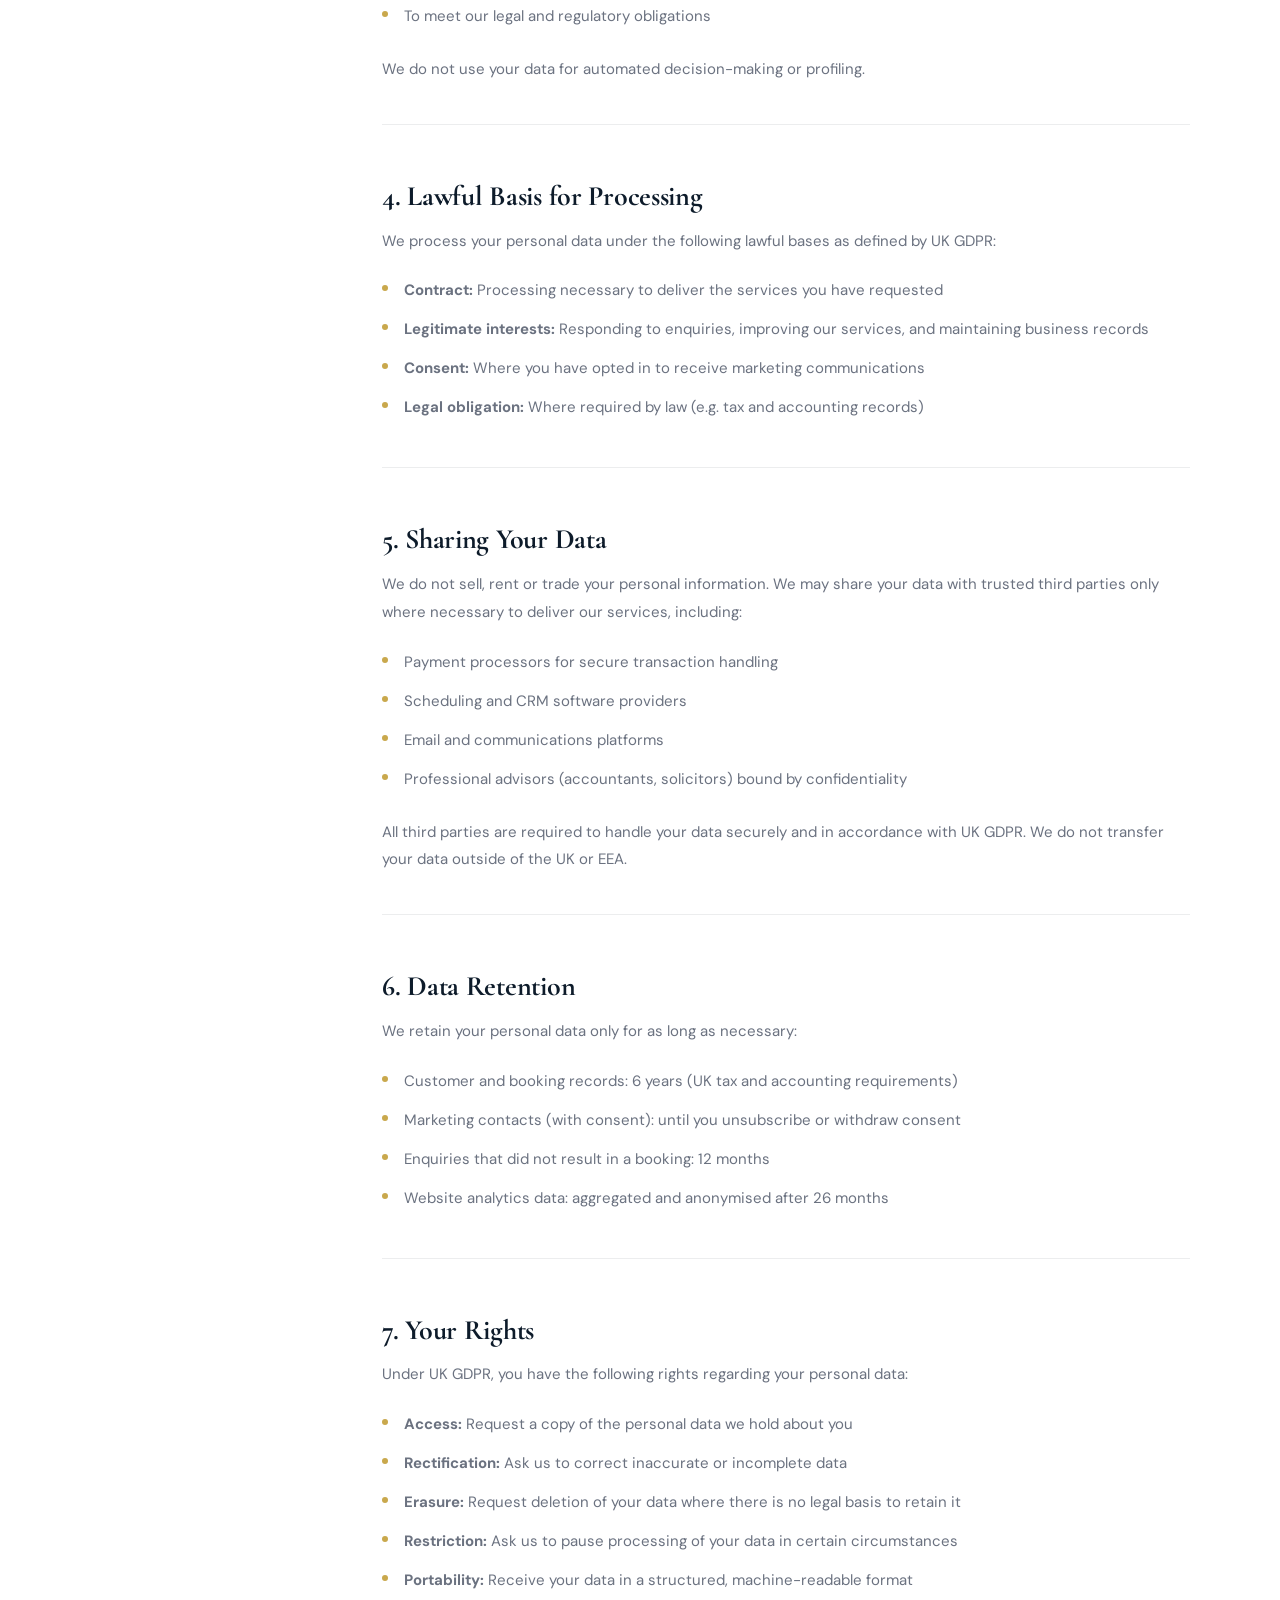
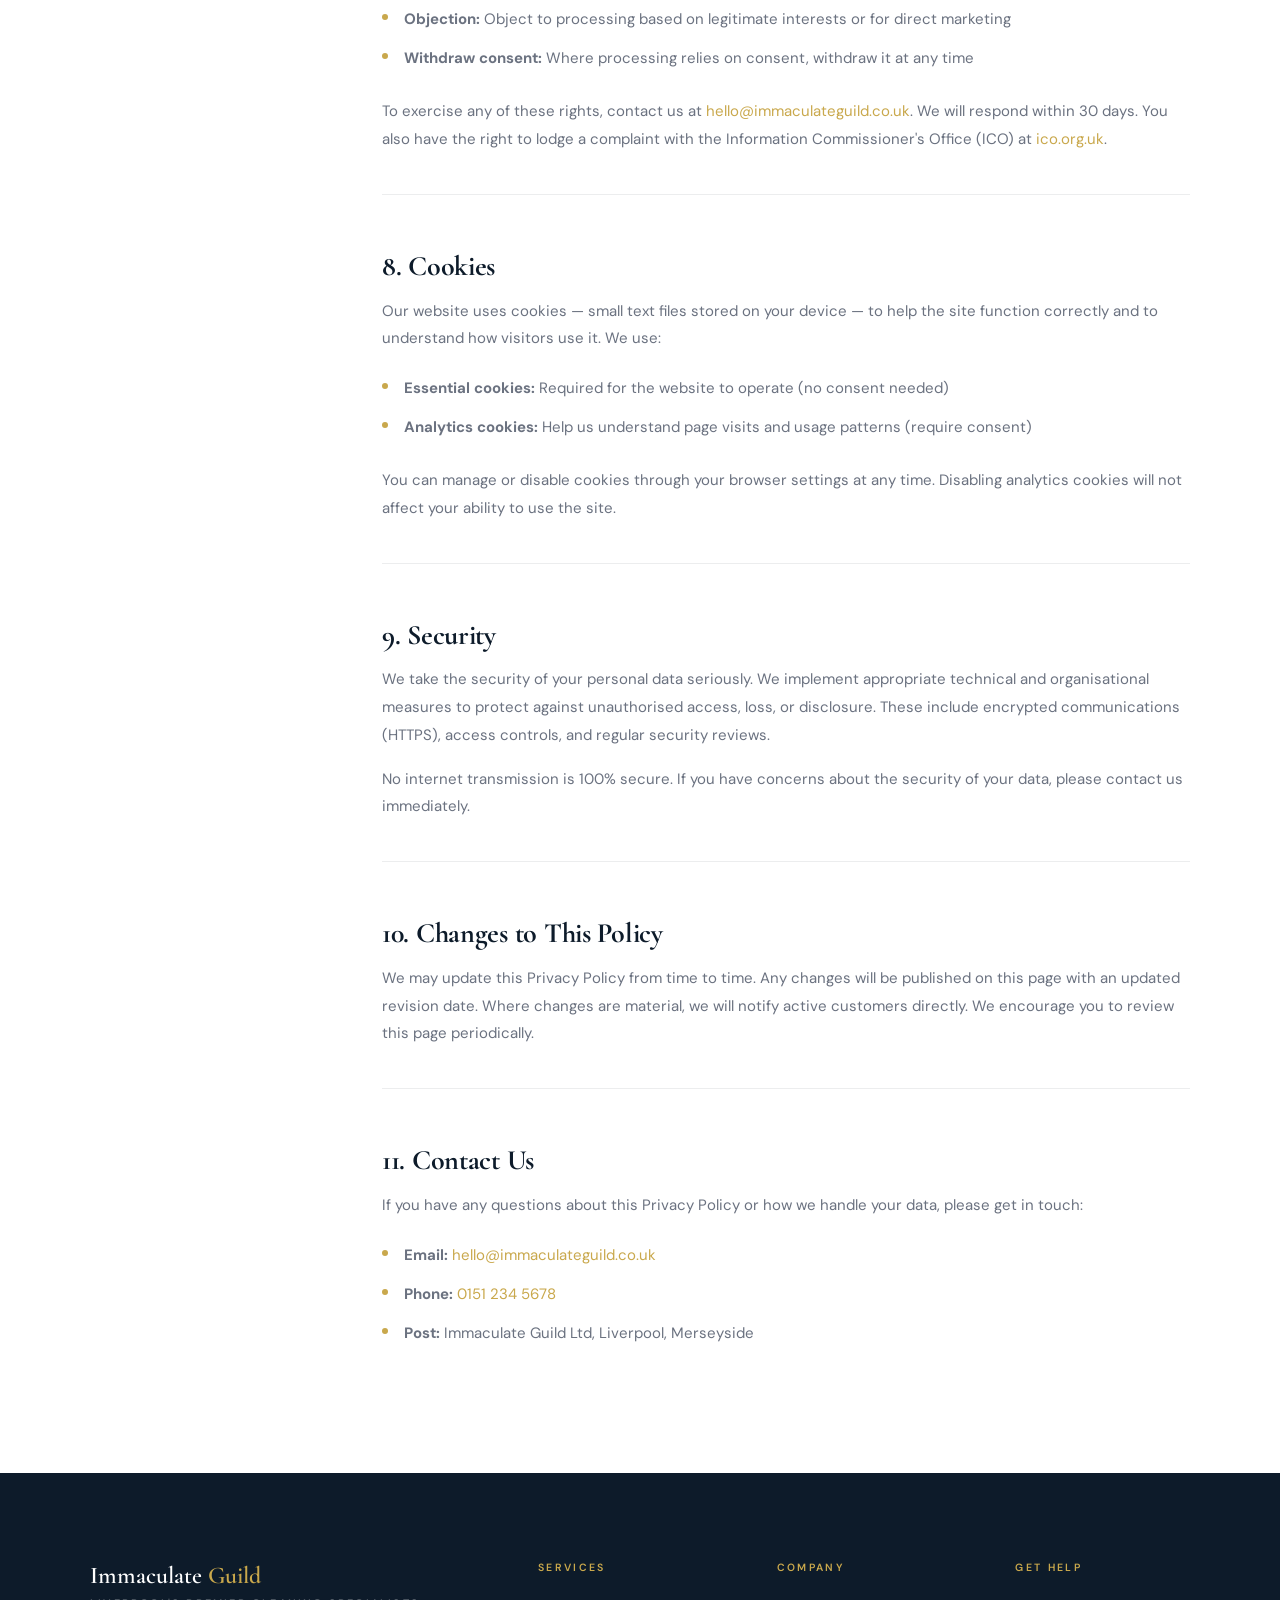
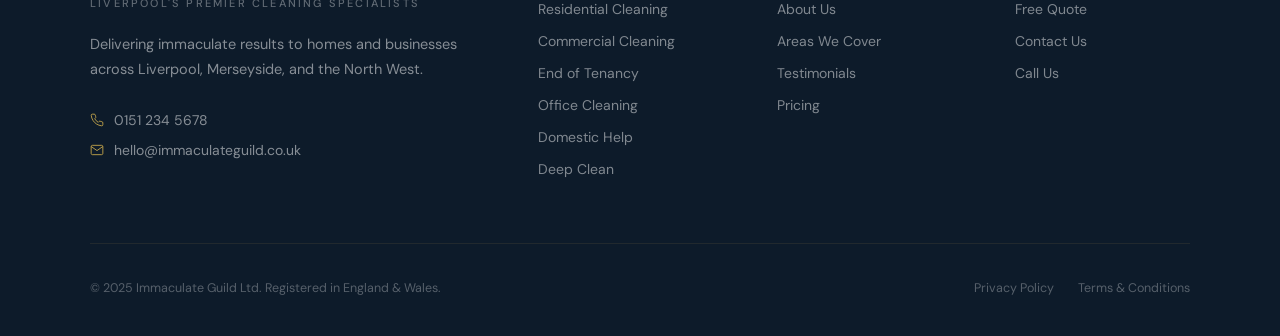
<file: privacy-policy.html>
<!DOCTYPE html>
<html lang="en-GB">
<head>
  <meta charset="UTF-8"/>
  <meta name="viewport" content="width=device-width,initial-scale=1.0"/>
  <meta name="description" content="Privacy Policy for Immaculate Guild — how we collect, use and protect your personal data in accordance with UK GDPR."/>
  <title>Privacy Policy | Immaculate Guild</title>
  <link rel="preconnect" href="https://fonts.googleapis.com"/>
  <link rel="preconnect" href="https://fonts.gstatic.com" crossorigin/>
  <link href="https://fonts.googleapis.com/css2?family=Cormorant+Garamond:ital,wght@0,300;0,400;0,600;0,700;1,400;1,600&family=DM+Sans:opsz,wght@9..40,300;9..40,400;9..40,500;9..40,600&display=swap" rel="stylesheet"/>
  <link rel="stylesheet" href="css/global.css"/>
  <style>
    .legal-hero {
      padding: 140px 0 64px;
      background: var(--navy); position: relative; overflow: hidden;
    }
    .legal-hero::before {
      content: ''; position: absolute; inset: 0;
      background: linear-gradient(135deg, rgba(184,145,68,.15) 0%, transparent 60%);
    }
    .legal-hero::after {
      content: ''; position: absolute; inset: 0; pointer-events: none;
      background-image: linear-gradient(rgba(255,255,255,.02) 1px,transparent 1px),
                        linear-gradient(90deg,rgba(255,255,255,.02) 1px,transparent 1px);
      background-size: 60px 60px;
    }
    .legal-hero-inner { position: relative; z-index: 2; }
    .breadcrumb {
      display: flex; align-items: center; gap: 8px;
      font-size: 12px; color: rgba(255,255,255,.45); margin-bottom: 24px;
      letter-spacing: .05em;
    }
    .breadcrumb a { color: rgba(255,255,255,.45); transition: color .25s; }
    .breadcrumb a:hover { color: var(--gold); }
    .breadcrumb span { color: rgba(255,255,255,.2); }
    .legal-hero h1 {
      font-family: 'Cormorant Garamond', serif;
      font-size: clamp(34px, 4.5vw, 54px); font-weight: 700;
      color: #fff; line-height: 1.1; margin-bottom: 14px;
    }
    .legal-hero p {
      font-size: 15px; color: rgba(255,255,255,.55); line-height: 1.7;
    }

    .legal-body { padding: 72px 0 100px; background: var(--white); }
    .legal-layout { display: grid; grid-template-columns: 220px 1fr; gap: 72px; align-items: start; }

    /* Sidebar TOC */
    .legal-toc {
      position: sticky; top: 96px;
      background: var(--off-white); border-radius: 8px;
      padding: 28px 24px;
    }
    .legal-toc h4 {
      font-family: 'Cormorant Garamond', serif; font-size: 16px;
      font-weight: 700; color: var(--navy); margin-bottom: 16px;
      letter-spacing: .03em;
    }
    .legal-toc ul { list-style: none; }
    .legal-toc ul li { margin-bottom: 10px; }
    .legal-toc ul li a {
      font-size: 13px; color: var(--slate); line-height: 1.5;
      transition: color .2s;
    }
    .legal-toc ul li a:hover { color: var(--gold); }

    /* Content */
    .legal-content h2 {
      font-family: 'Cormorant Garamond', serif; font-size: 28px; font-weight: 700;
      color: var(--navy); margin: 48px 0 16px; padding-top: 8px;
    }
    .legal-content h2:first-child { margin-top: 0; }
    .legal-content h3 {
      font-family: 'Cormorant Garamond', serif; font-size: 20px; font-weight: 600;
      color: var(--navy); margin: 28px 0 10px;
    }
    .legal-content p {
      font-size: 15px; color: var(--slate); line-height: 1.85; margin-bottom: 16px;
    }
    .legal-content ul {
      margin: 0 0 20px 0; padding-left: 0; list-style: none;
    }
    .legal-content ul li {
      font-size: 15px; color: var(--slate); line-height: 1.8;
      padding: 6px 0 6px 22px; position: relative;
    }
    .legal-content ul li::before {
      content: ''; position: absolute; left: 0; top: 14px;
      width: 6px; height: 6px; border-radius: 50%;
      background: var(--gold);
    }
    .legal-content a { color: var(--gold); }
    .legal-content a:hover { text-decoration: underline; }

    .divider { height: 1px; background: rgba(13,27,42,.08); margin: 40px 0; }

    .last-updated {
      display: inline-block; font-size: 12px; color: rgba(255,255,255,.4);
      letter-spacing: .05em; margin-top: 8px;
    }

    @media (max-width: 900px) {
      .legal-layout { grid-template-columns: 1fr; }
      .legal-toc { position: static; }
    }
  </style>
</head>
<body>

<!-- ── HEADER ── -->
<header id="header">
  <div class="container header-inner">
    <a href="index.html" class="logo">Immaculate <span>Guild</span></a>
    <nav>
      <ul class="nav-links">
        <li><a href="index.html#services">Services</a></li>
        <li><a href="index.html#pricing">Pricing</a></li>
        <li><a href="index.html#testimonials">Reviews</a></li>
        <li><a href="index.html#areas">Areas</a></li>
        <li><a href="index.html#contact">Contact</a></li>
      </ul>
    </nav>
    <a href="index.html#contact" class="btn btn-primary nav-cta">Get a Quote</a>
    <button class="hamburger" aria-label="Open menu" aria-expanded="false">
      <span></span><span></span><span></span>
    </button>
  </div>
</header>

<!-- ── HERO ── -->
<section class="legal-hero">
  <div class="container legal-hero-inner">
    <div class="breadcrumb">
      <a href="index.html">Home</a>
      <span>›</span>
      <span>Privacy Policy</span>
    </div>
    <h1>Privacy Policy</h1>
    <p>How Immaculate Guild collects, uses and protects your personal information.</p>
    <span class="last-updated">Last updated: April 2025</span>
  </div>
</section>

<!-- ── BODY ── -->
<section class="legal-body">
  <div class="container">
    <div class="legal-layout">

      <!-- Sidebar TOC -->
      <aside class="legal-toc">
        <h4>Contents</h4>
        <ul>
          <li><a href="#who-we-are">1. Who We Are</a></li>
          <li><a href="#data-we-collect">2. Data We Collect</a></li>
          <li><a href="#how-we-use">3. How We Use It</a></li>
          <li><a href="#lawful-basis">4. Lawful Basis</a></li>
          <li><a href="#sharing">5. Sharing Your Data</a></li>
          <li><a href="#retention">6. Retention</a></li>
          <li><a href="#your-rights">7. Your Rights</a></li>
          <li><a href="#cookies">8. Cookies</a></li>
          <li><a href="#security">9. Security</a></li>
          <li><a href="#changes">10. Changes</a></li>
          <li><a href="#contact-us">11. Contact Us</a></li>
        </ul>
      </aside>

      <!-- Main Content -->
      <div class="legal-content">

        <h2 id="who-we-are">1. Who We Are</h2>
        <p>Immaculate Guild Ltd ("we", "us", "our") is a professional cleaning company registered in England and Wales. We operate across Liverpool, Merseyside, and the wider North West. As a data controller, we are responsible for the personal information you share with us.</p>
        <p>For any privacy matters, please contact us at:<br/>
          <strong>Email:</strong> <a href="mailto:hello@immaculateguild.co.uk">hello@immaculateguild.co.uk</a><br/>
          <strong>Phone:</strong> <a href="tel:01512345678">0151 234 5678</a>
        </p>

        <div class="divider"></div>

        <h2 id="data-we-collect">2. Data We Collect</h2>
        <p>We collect personal information when you contact us, request a quote, book a service, or visit our website. This may include:</p>
        <ul>
          <li>Your name, email address and phone number</li>
          <li>Your property address and details relevant to your cleaning requirements</li>
          <li>Service preferences, access instructions and scheduling information</li>
          <li>Payment details (processed securely; we do not store card numbers)</li>
          <li>Technical data such as browser type, IP address, and pages visited (collected via cookies — see Section 8)</li>
          <li>Communications you send us, including quotes requests and feedback</li>
        </ul>

        <div class="divider"></div>

        <h2 id="how-we-use">3. How We Use Your Data</h2>
        <p>We use your personal information for the following purposes:</p>
        <ul>
          <li>To respond to your enquiry and provide an accurate quote</li>
          <li>To schedule, deliver and follow up on cleaning services</li>
          <li>To process payment and manage your account</li>
          <li>To send service reminders, booking confirmations and post-service follow-ups</li>
          <li>To improve our website and the quality of our services</li>
          <li>To meet our legal and regulatory obligations</li>
        </ul>
        <p>We do not use your data for automated decision-making or profiling.</p>

        <div class="divider"></div>

        <h2 id="lawful-basis">4. Lawful Basis for Processing</h2>
        <p>We process your personal data under the following lawful bases as defined by UK GDPR:</p>
        <ul>
          <li><strong>Contract:</strong> Processing necessary to deliver the services you have requested</li>
          <li><strong>Legitimate interests:</strong> Responding to enquiries, improving our services, and maintaining business records</li>
          <li><strong>Consent:</strong> Where you have opted in to receive marketing communications</li>
          <li><strong>Legal obligation:</strong> Where required by law (e.g. tax and accounting records)</li>
        </ul>

        <div class="divider"></div>

        <h2 id="sharing">5. Sharing Your Data</h2>
        <p>We do not sell, rent or trade your personal information. We may share your data with trusted third parties only where necessary to deliver our services, including:</p>
        <ul>
          <li>Payment processors for secure transaction handling</li>
          <li>Scheduling and CRM software providers</li>
          <li>Email and communications platforms</li>
          <li>Professional advisors (accountants, solicitors) bound by confidentiality</li>
        </ul>
        <p>All third parties are required to handle your data securely and in accordance with UK GDPR. We do not transfer your data outside of the UK or EEA.</p>

        <div class="divider"></div>

        <h2 id="retention">6. Data Retention</h2>
        <p>We retain your personal data only for as long as necessary:</p>
        <ul>
          <li>Customer and booking records: 6 years (UK tax and accounting requirements)</li>
          <li>Marketing contacts (with consent): until you unsubscribe or withdraw consent</li>
          <li>Enquiries that did not result in a booking: 12 months</li>
          <li>Website analytics data: aggregated and anonymised after 26 months</li>
        </ul>

        <div class="divider"></div>

        <h2 id="your-rights">7. Your Rights</h2>
        <p>Under UK GDPR, you have the following rights regarding your personal data:</p>
        <ul>
          <li><strong>Access:</strong> Request a copy of the personal data we hold about you</li>
          <li><strong>Rectification:</strong> Ask us to correct inaccurate or incomplete data</li>
          <li><strong>Erasure:</strong> Request deletion of your data where there is no legal basis to retain it</li>
          <li><strong>Restriction:</strong> Ask us to pause processing of your data in certain circumstances</li>
          <li><strong>Portability:</strong> Receive your data in a structured, machine-readable format</li>
          <li><strong>Objection:</strong> Object to processing based on legitimate interests or for direct marketing</li>
          <li><strong>Withdraw consent:</strong> Where processing relies on consent, withdraw it at any time</li>
        </ul>
        <p>To exercise any of these rights, contact us at <a href="mailto:hello@immaculateguild.co.uk">hello@immaculateguild.co.uk</a>. We will respond within 30 days. You also have the right to lodge a complaint with the Information Commissioner's Office (ICO) at <a href="https://ico.org.uk" target="_blank" rel="noopener">ico.org.uk</a>.</p>

        <div class="divider"></div>

        <h2 id="cookies">8. Cookies</h2>
        <p>Our website uses cookies — small text files stored on your device — to help the site function correctly and to understand how visitors use it. We use:</p>
        <ul>
          <li><strong>Essential cookies:</strong> Required for the website to operate (no consent needed)</li>
          <li><strong>Analytics cookies:</strong> Help us understand page visits and usage patterns (require consent)</li>
        </ul>
        <p>You can manage or disable cookies through your browser settings at any time. Disabling analytics cookies will not affect your ability to use the site.</p>

        <div class="divider"></div>

        <h2 id="security">9. Security</h2>
        <p>We take the security of your personal data seriously. We implement appropriate technical and organisational measures to protect against unauthorised access, loss, or disclosure. These include encrypted communications (HTTPS), access controls, and regular security reviews.</p>
        <p>No internet transmission is 100% secure. If you have concerns about the security of your data, please contact us immediately.</p>

        <div class="divider"></div>

        <h2 id="changes">10. Changes to This Policy</h2>
        <p>We may update this Privacy Policy from time to time. Any changes will be published on this page with an updated revision date. Where changes are material, we will notify active customers directly. We encourage you to review this page periodically.</p>

        <div class="divider"></div>

        <h2 id="contact-us">11. Contact Us</h2>
        <p>If you have any questions about this Privacy Policy or how we handle your data, please get in touch:</p>
        <ul>
          <li><strong>Email:</strong> <a href="mailto:hello@immaculateguild.co.uk">hello@immaculateguild.co.uk</a></li>
          <li><strong>Phone:</strong> <a href="tel:01512345678">0151 234 5678</a></li>
          <li><strong>Post:</strong> Immaculate Guild Ltd, Liverpool, Merseyside</li>
        </ul>

      </div><!-- /.legal-content -->
    </div><!-- /.legal-layout -->
  </div>
</section>

<!-- ── FOOTER ── -->
<footer id="footer">
  <div class="container">
    <div class="footer-top">
      <div>
        <div class="footer-logo">Immaculate <span>Guild</span></div>
        <div class="footer-tagline">Liverpool's Premier Cleaning Specialists</div>
        <p class="footer-about">Delivering immaculate results to homes and businesses across Liverpool, Merseyside, and the North West.</p>
        <div class="footer-contacts">
          <a href="tel:01512345678" class="footer-contact-item"><svg viewBox="0 0 24 24"><path d="M22 16.92v3a2 2 0 01-2.18 2 19.79 19.79 0 01-8.63-3.07A19.5 19.5 0 015.13 12.72 19.79 19.79 0 012.12 4.18 2 2 0 014.11 2h3a2 2 0 012 1.72c.127.96.361 1.9.7 2.81a2 2 0 01-.45 2.11L8.09 9.91a16 16 0 006 6l1.27-1.27a2 2 0 012.11-.45c.91.339 1.85.573 2.81.7A2 2 0 0122 16.92z"/></svg>0151 234 5678</a>
          <a href="mailto:hello@immaculateguild.co.uk" class="footer-contact-item"><svg viewBox="0 0 24 24"><path d="M4 4h16c1.1 0 2 .9 2 2v12c0 1.1-.9 2-2 2H4c-1.1 0-2-.9-2-2V6c0-1.1.9-2 2-2z"/><polyline points="22,6 12,13 2,6"/></svg>hello@immaculateguild.co.uk</a>
        </div>
      </div>
      <div class="footer-col"><h4>Services</h4><ul>
        <li><a href="services/residential.html">Residential Cleaning</a></li>
        <li><a href="services/commercial.html">Commercial Cleaning</a></li>
        <li><a href="services/end-of-tenancy.html">End of Tenancy</a></li>
        <li><a href="services/office-cleaning.html">Office Cleaning</a></li>
        <li><a href="services/domestic-help.html">Domestic Help</a></li>
        <li><a href="services/deep-clean.html">Deep Clean</a></li>
      </ul></div>
      <div class="footer-col"><h4>Company</h4><ul>
        <li><a href="index.html#standard">About Us</a></li>
        <li><a href="index.html#areas">Areas We Cover</a></li>
        <li><a href="index.html#testimonials">Testimonials</a></li>
        <li><a href="index.html#pricing">Pricing</a></li>
      </ul></div>
      <div class="footer-col"><h4>Get Help</h4><ul>
        <li><a href="index.html#contact">Free Quote</a></li>
        <li><a href="index.html#contact">Contact Us</a></li>
        <li><a href="tel:01512345678">Call Us</a></li>
      </ul></div>
    </div>
    <div class="footer-bottom">
      <span>© 2025 Immaculate Guild Ltd. Registered in England & Wales.</span>
      <div class="footer-legal">
        <a href="privacy-policy.html">Privacy Policy</a>
        <a href="terms.html">Terms & Conditions</a>
      </div>
    </div>
  </div>
</footer>

<script src="js/main.js"></script>
</body>
</html>
</file>
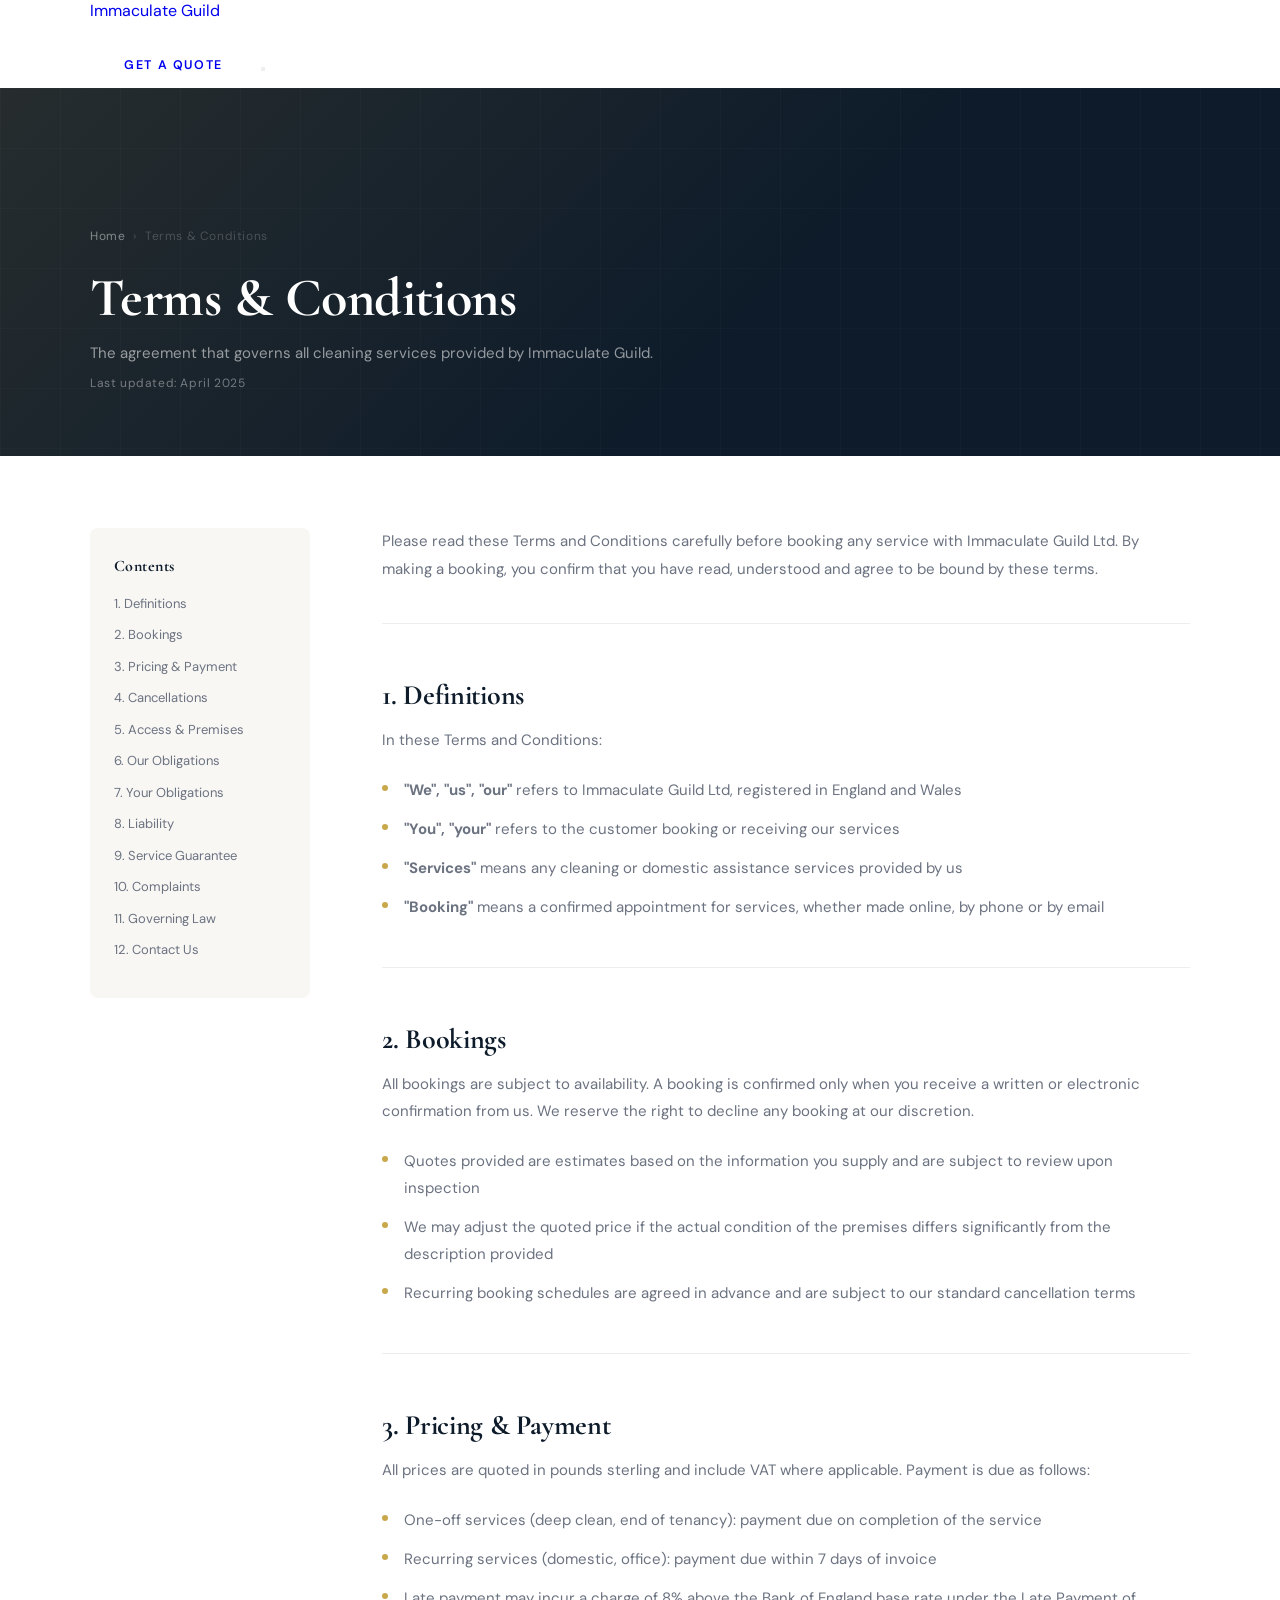
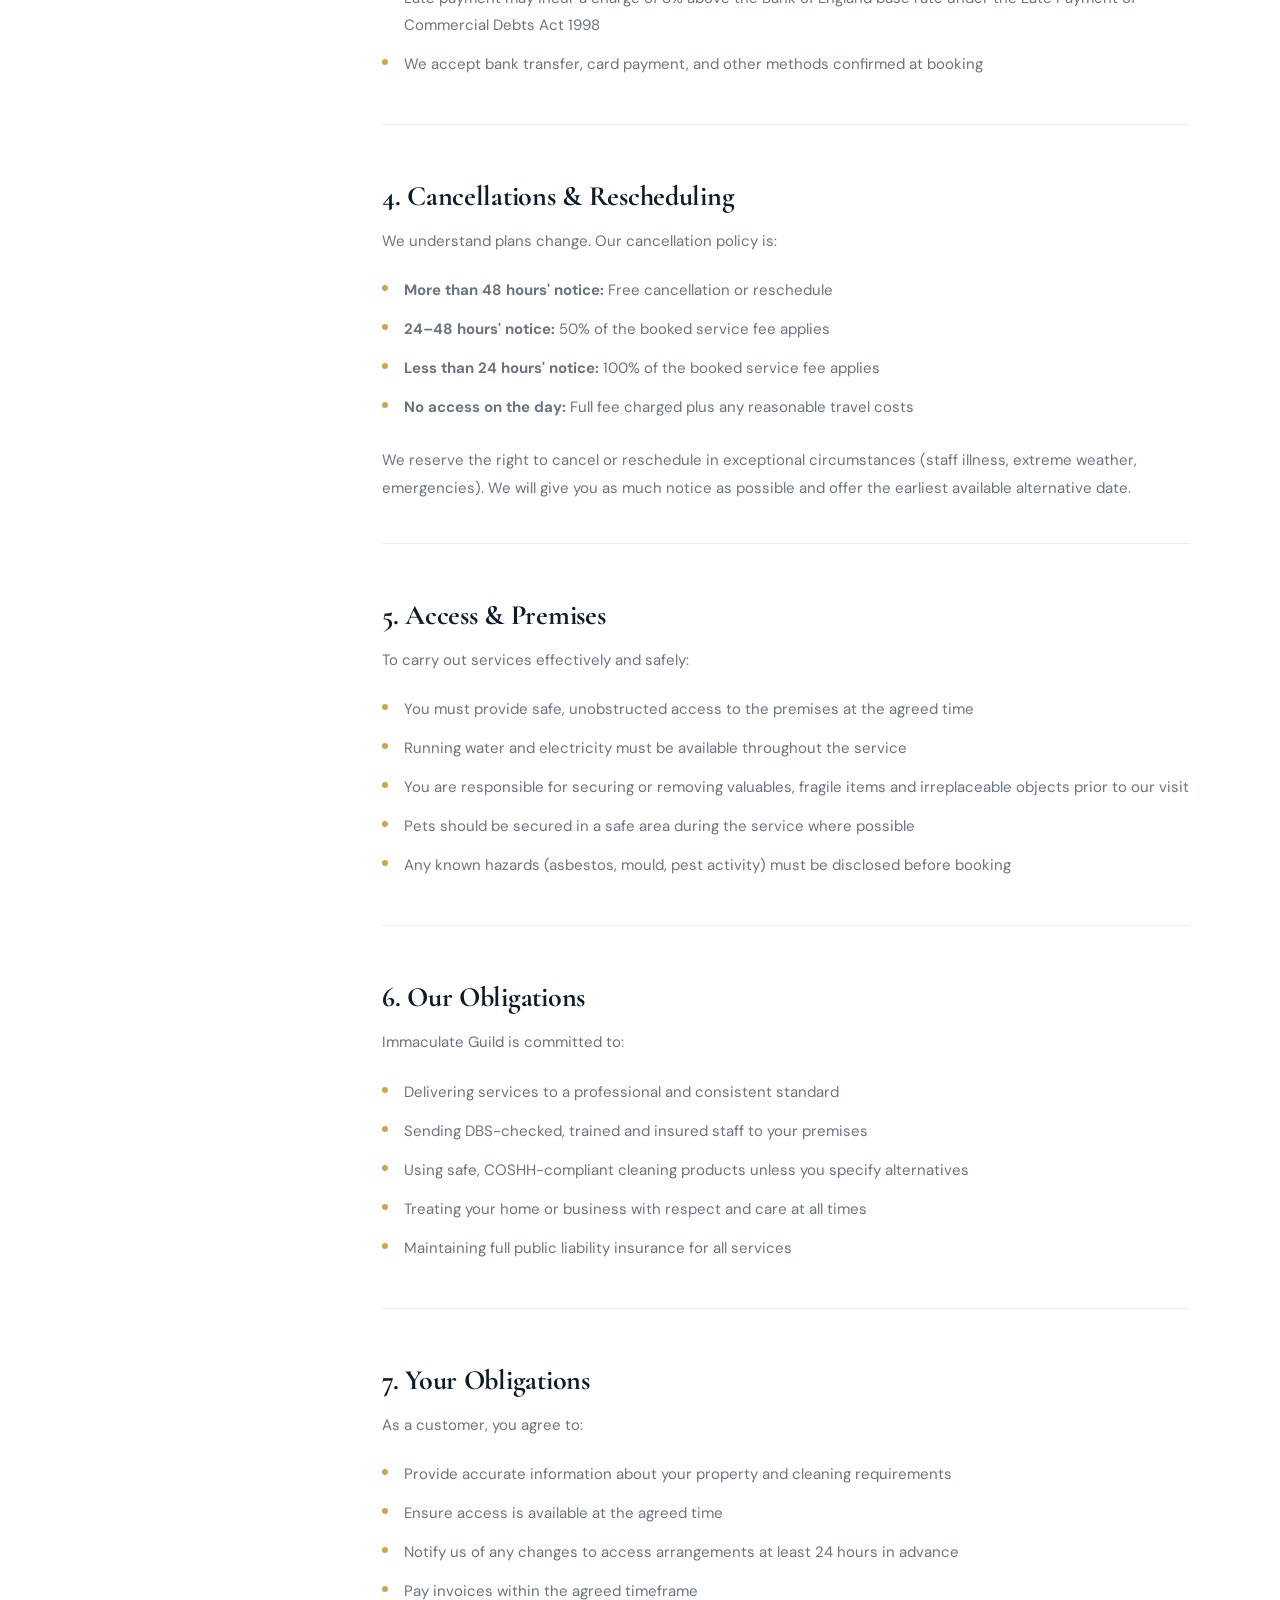
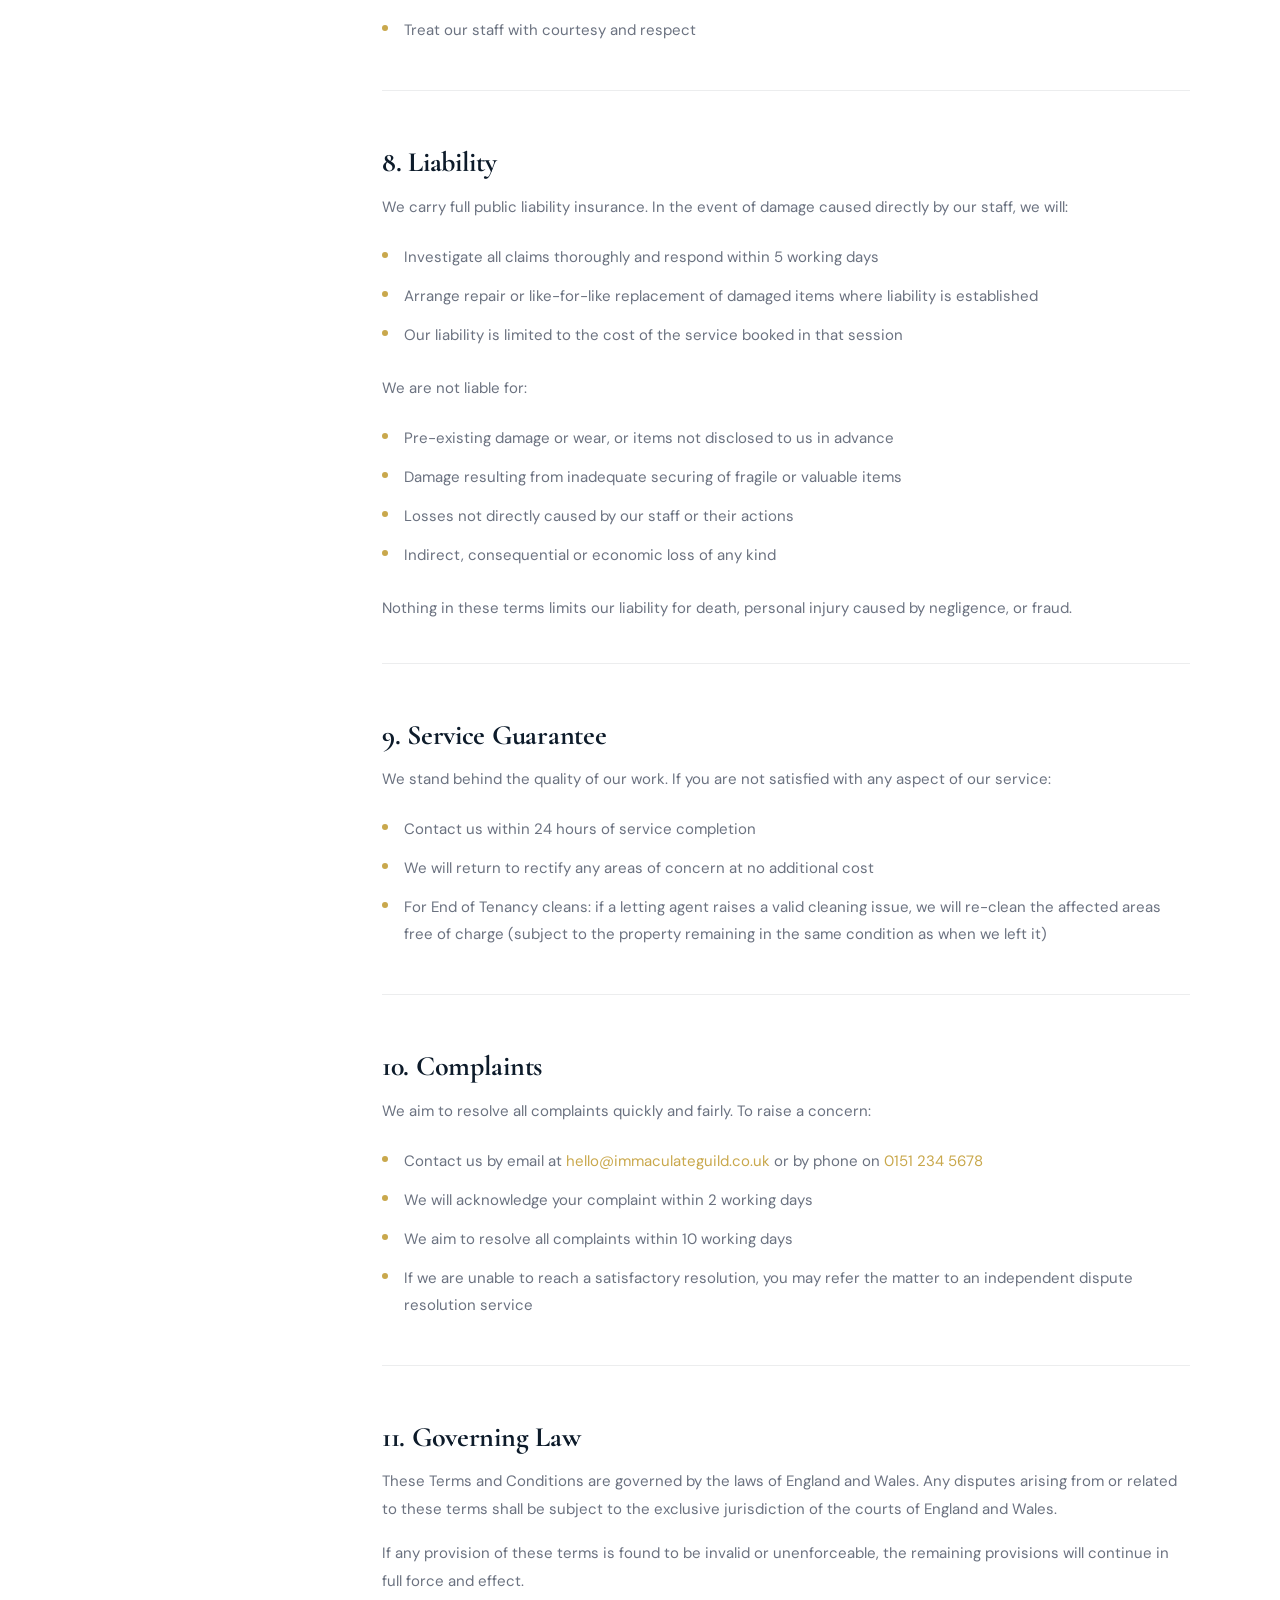
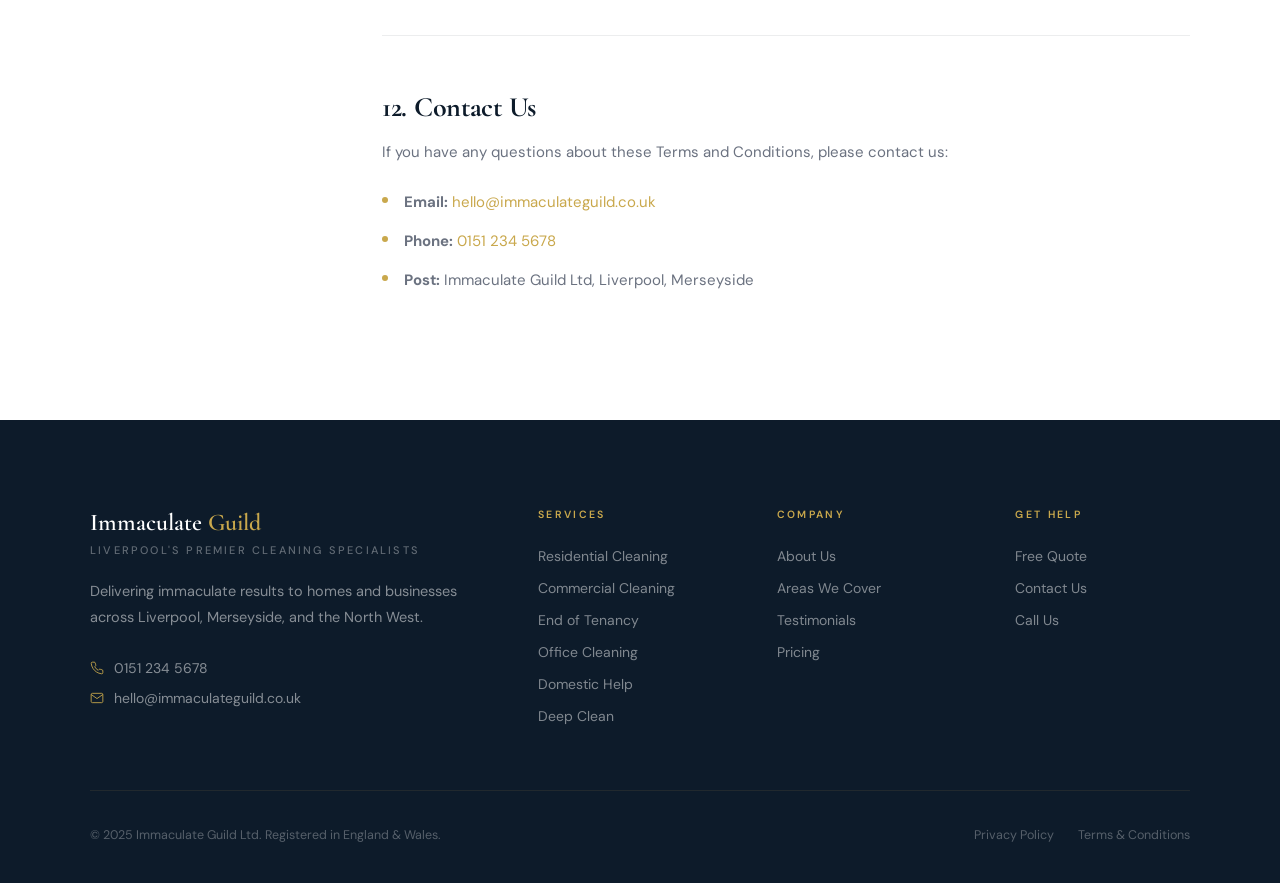
<file: terms.html>
<!DOCTYPE html>
<html lang="en-GB">
<head>
  <meta charset="UTF-8"/>
  <meta name="viewport" content="width=device-width,initial-scale=1.0"/>
  <meta name="description" content="Terms and Conditions for Immaculate Guild — the agreement governing our cleaning services across Liverpool and Merseyside."/>
  <title>Terms &amp; Conditions | Immaculate Guild</title>
  <link rel="preconnect" href="https://fonts.googleapis.com"/>
  <link rel="preconnect" href="https://fonts.gstatic.com" crossorigin/>
  <link href="https://fonts.googleapis.com/css2?family=Cormorant+Garamond:ital,wght@0,300;0,400;0,600;0,700;1,400;1,600&family=DM+Sans:opsz,wght@9..40,300;9..40,400;9..40,500;9..40,600&display=swap" rel="stylesheet"/>
  <link rel="stylesheet" href="css/global.css"/>
  <style>
    .legal-hero {
      padding: 140px 0 64px;
      background: var(--navy); position: relative; overflow: hidden;
    }
    .legal-hero::before {
      content: ''; position: absolute; inset: 0;
      background: linear-gradient(135deg, rgba(184,145,68,.15) 0%, transparent 60%);
    }
    .legal-hero::after {
      content: ''; position: absolute; inset: 0; pointer-events: none;
      background-image: linear-gradient(rgba(255,255,255,.02) 1px,transparent 1px),
                        linear-gradient(90deg,rgba(255,255,255,.02) 1px,transparent 1px);
      background-size: 60px 60px;
    }
    .legal-hero-inner { position: relative; z-index: 2; }
    .breadcrumb {
      display: flex; align-items: center; gap: 8px;
      font-size: 12px; color: rgba(255,255,255,.45); margin-bottom: 24px;
      letter-spacing: .05em;
    }
    .breadcrumb a { color: rgba(255,255,255,.45); transition: color .25s; }
    .breadcrumb a:hover { color: var(--gold); }
    .breadcrumb span { color: rgba(255,255,255,.2); }
    .legal-hero h1 {
      font-family: 'Cormorant Garamond', serif;
      font-size: clamp(34px, 4.5vw, 54px); font-weight: 700;
      color: #fff; line-height: 1.1; margin-bottom: 14px;
    }
    .legal-hero p {
      font-size: 15px; color: rgba(255,255,255,.55); line-height: 1.7;
    }
    .last-updated {
      display: inline-block; font-size: 12px; color: rgba(255,255,255,.4);
      letter-spacing: .05em; margin-top: 8px;
    }

    .legal-body { padding: 72px 0 100px; background: var(--white); }
    .legal-layout { display: grid; grid-template-columns: 220px 1fr; gap: 72px; align-items: start; }

    .legal-toc {
      position: sticky; top: 96px;
      background: var(--off-white); border-radius: 8px;
      padding: 28px 24px;
    }
    .legal-toc h4 {
      font-family: 'Cormorant Garamond', serif; font-size: 16px;
      font-weight: 700; color: var(--navy); margin-bottom: 16px;
      letter-spacing: .03em;
    }
    .legal-toc ul { list-style: none; }
    .legal-toc ul li { margin-bottom: 10px; }
    .legal-toc ul li a {
      font-size: 13px; color: var(--slate); line-height: 1.5;
      transition: color .2s;
    }
    .legal-toc ul li a:hover { color: var(--gold); }

    .legal-content h2 {
      font-family: 'Cormorant Garamond', serif; font-size: 28px; font-weight: 700;
      color: var(--navy); margin: 48px 0 16px; padding-top: 8px;
    }
    .legal-content h2:first-child { margin-top: 0; }
    .legal-content p {
      font-size: 15px; color: var(--slate); line-height: 1.85; margin-bottom: 16px;
    }
    .legal-content ul {
      margin: 0 0 20px 0; padding-left: 0; list-style: none;
    }
    .legal-content ul li {
      font-size: 15px; color: var(--slate); line-height: 1.8;
      padding: 6px 0 6px 22px; position: relative;
    }
    .legal-content ul li::before {
      content: ''; position: absolute; left: 0; top: 14px;
      width: 6px; height: 6px; border-radius: 50%;
      background: var(--gold);
    }
    .legal-content a { color: var(--gold); }
    .legal-content a:hover { text-decoration: underline; }
    .divider { height: 1px; background: rgba(13,27,42,.08); margin: 40px 0; }

    @media (max-width: 900px) {
      .legal-layout { grid-template-columns: 1fr; }
      .legal-toc { position: static; }
    }
  </style>
</head>
<body>

<!-- ── HEADER ── -->
<header id="header">
  <div class="container header-inner">
    <a href="index.html" class="logo">Immaculate <span>Guild</span></a>
    <nav>
      <ul class="nav-links">
        <li><a href="index.html#services">Services</a></li>
        <li><a href="index.html#pricing">Pricing</a></li>
        <li><a href="index.html#testimonials">Reviews</a></li>
        <li><a href="index.html#areas">Areas</a></li>
        <li><a href="index.html#contact">Contact</a></li>
      </ul>
    </nav>
    <a href="index.html#contact" class="btn btn-primary nav-cta">Get a Quote</a>
    <button class="hamburger" aria-label="Open menu" aria-expanded="false">
      <span></span><span></span><span></span>
    </button>
  </div>
</header>

<!-- ── HERO ── -->
<section class="legal-hero">
  <div class="container legal-hero-inner">
    <div class="breadcrumb">
      <a href="index.html">Home</a>
      <span>›</span>
      <span>Terms &amp; Conditions</span>
    </div>
    <h1>Terms &amp; Conditions</h1>
    <p>The agreement that governs all cleaning services provided by Immaculate Guild.</p>
    <span class="last-updated">Last updated: April 2025</span>
  </div>
</section>

<!-- ── BODY ── -->
<section class="legal-body">
  <div class="container">
    <div class="legal-layout">

      <!-- Sidebar TOC -->
      <aside class="legal-toc">
        <h4>Contents</h4>
        <ul>
          <li><a href="#definitions">1. Definitions</a></li>
          <li><a href="#bookings">2. Bookings</a></li>
          <li><a href="#pricing">3. Pricing &amp; Payment</a></li>
          <li><a href="#cancellations">4. Cancellations</a></li>
          <li><a href="#access">5. Access &amp; Premises</a></li>
          <li><a href="#our-obligations">6. Our Obligations</a></li>
          <li><a href="#your-obligations">7. Your Obligations</a></li>
          <li><a href="#liability">8. Liability</a></li>
          <li><a href="#guarantee">9. Service Guarantee</a></li>
          <li><a href="#complaints">10. Complaints</a></li>
          <li><a href="#governing-law">11. Governing Law</a></li>
          <li><a href="#contact-us">12. Contact Us</a></li>
        </ul>
      </aside>

      <!-- Main Content -->
      <div class="legal-content">

        <p>Please read these Terms and Conditions carefully before booking any service with Immaculate Guild Ltd. By making a booking, you confirm that you have read, understood and agree to be bound by these terms.</p>

        <div class="divider"></div>

        <h2 id="definitions">1. Definitions</h2>
        <p>In these Terms and Conditions:</p>
        <ul>
          <li><strong>"We", "us", "our"</strong> refers to Immaculate Guild Ltd, registered in England and Wales</li>
          <li><strong>"You", "your"</strong> refers to the customer booking or receiving our services</li>
          <li><strong>"Services"</strong> means any cleaning or domestic assistance services provided by us</li>
          <li><strong>"Booking"</strong> means a confirmed appointment for services, whether made online, by phone or by email</li>
        </ul>

        <div class="divider"></div>

        <h2 id="bookings">2. Bookings</h2>
        <p>All bookings are subject to availability. A booking is confirmed only when you receive a written or electronic confirmation from us. We reserve the right to decline any booking at our discretion.</p>
        <ul>
          <li>Quotes provided are estimates based on the information you supply and are subject to review upon inspection</li>
          <li>We may adjust the quoted price if the actual condition of the premises differs significantly from the description provided</li>
          <li>Recurring booking schedules are agreed in advance and are subject to our standard cancellation terms</li>
        </ul>

        <div class="divider"></div>

        <h2 id="pricing">3. Pricing &amp; Payment</h2>
        <p>All prices are quoted in pounds sterling and include VAT where applicable. Payment is due as follows:</p>
        <ul>
          <li>One-off services (deep clean, end of tenancy): payment due on completion of the service</li>
          <li>Recurring services (domestic, office): payment due within 7 days of invoice</li>
          <li>Late payment may incur a charge of 8% above the Bank of England base rate under the Late Payment of Commercial Debts Act 1998</li>
          <li>We accept bank transfer, card payment, and other methods confirmed at booking</li>
        </ul>

        <div class="divider"></div>

        <h2 id="cancellations">4. Cancellations &amp; Rescheduling</h2>
        <p>We understand plans change. Our cancellation policy is:</p>
        <ul>
          <li><strong>More than 48 hours' notice:</strong> Free cancellation or reschedule</li>
          <li><strong>24–48 hours' notice:</strong> 50% of the booked service fee applies</li>
          <li><strong>Less than 24 hours' notice:</strong> 100% of the booked service fee applies</li>
          <li><strong>No access on the day:</strong> Full fee charged plus any reasonable travel costs</li>
        </ul>
        <p>We reserve the right to cancel or reschedule in exceptional circumstances (staff illness, extreme weather, emergencies). We will give you as much notice as possible and offer the earliest available alternative date.</p>

        <div class="divider"></div>

        <h2 id="access">5. Access &amp; Premises</h2>
        <p>To carry out services effectively and safely:</p>
        <ul>
          <li>You must provide safe, unobstructed access to the premises at the agreed time</li>
          <li>Running water and electricity must be available throughout the service</li>
          <li>You are responsible for securing or removing valuables, fragile items and irreplaceable objects prior to our visit</li>
          <li>Pets should be secured in a safe area during the service where possible</li>
          <li>Any known hazards (asbestos, mould, pest activity) must be disclosed before booking</li>
        </ul>

        <div class="divider"></div>

        <h2 id="our-obligations">6. Our Obligations</h2>
        <p>Immaculate Guild is committed to:</p>
        <ul>
          <li>Delivering services to a professional and consistent standard</li>
          <li>Sending DBS-checked, trained and insured staff to your premises</li>
          <li>Using safe, COSHH-compliant cleaning products unless you specify alternatives</li>
          <li>Treating your home or business with respect and care at all times</li>
          <li>Maintaining full public liability insurance for all services</li>
        </ul>

        <div class="divider"></div>

        <h2 id="your-obligations">7. Your Obligations</h2>
        <p>As a customer, you agree to:</p>
        <ul>
          <li>Provide accurate information about your property and cleaning requirements</li>
          <li>Ensure access is available at the agreed time</li>
          <li>Notify us of any changes to access arrangements at least 24 hours in advance</li>
          <li>Pay invoices within the agreed timeframe</li>
          <li>Treat our staff with courtesy and respect</li>
        </ul>

        <div class="divider"></div>

        <h2 id="liability">8. Liability</h2>
        <p>We carry full public liability insurance. In the event of damage caused directly by our staff, we will:</p>
        <ul>
          <li>Investigate all claims thoroughly and respond within 5 working days</li>
          <li>Arrange repair or like-for-like replacement of damaged items where liability is established</li>
          <li>Our liability is limited to the cost of the service booked in that session</li>
        </ul>
        <p>We are not liable for:</p>
        <ul>
          <li>Pre-existing damage or wear, or items not disclosed to us in advance</li>
          <li>Damage resulting from inadequate securing of fragile or valuable items</li>
          <li>Losses not directly caused by our staff or their actions</li>
          <li>Indirect, consequential or economic loss of any kind</li>
        </ul>
        <p>Nothing in these terms limits our liability for death, personal injury caused by negligence, or fraud.</p>

        <div class="divider"></div>

        <h2 id="guarantee">9. Service Guarantee</h2>
        <p>We stand behind the quality of our work. If you are not satisfied with any aspect of our service:</p>
        <ul>
          <li>Contact us within 24 hours of service completion</li>
          <li>We will return to rectify any areas of concern at no additional cost</li>
          <li>For End of Tenancy cleans: if a letting agent raises a valid cleaning issue, we will re-clean the affected areas free of charge (subject to the property remaining in the same condition as when we left it)</li>
        </ul>

        <div class="divider"></div>

        <h2 id="complaints">10. Complaints</h2>
        <p>We aim to resolve all complaints quickly and fairly. To raise a concern:</p>
        <ul>
          <li>Contact us by email at <a href="mailto:hello@immaculateguild.co.uk">hello@immaculateguild.co.uk</a> or by phone on <a href="tel:01512345678">0151 234 5678</a></li>
          <li>We will acknowledge your complaint within 2 working days</li>
          <li>We aim to resolve all complaints within 10 working days</li>
          <li>If we are unable to reach a satisfactory resolution, you may refer the matter to an independent dispute resolution service</li>
        </ul>

        <div class="divider"></div>

        <h2 id="governing-law">11. Governing Law</h2>
        <p>These Terms and Conditions are governed by the laws of England and Wales. Any disputes arising from or related to these terms shall be subject to the exclusive jurisdiction of the courts of England and Wales.</p>
        <p>If any provision of these terms is found to be invalid or unenforceable, the remaining provisions will continue in full force and effect.</p>

        <div class="divider"></div>

        <h2 id="contact-us">12. Contact Us</h2>
        <p>If you have any questions about these Terms and Conditions, please contact us:</p>
        <ul>
          <li><strong>Email:</strong> <a href="mailto:hello@immaculateguild.co.uk">hello@immaculateguild.co.uk</a></li>
          <li><strong>Phone:</strong> <a href="tel:01512345678">0151 234 5678</a></li>
          <li><strong>Post:</strong> Immaculate Guild Ltd, Liverpool, Merseyside</li>
        </ul>

      </div><!-- /.legal-content -->
    </div><!-- /.legal-layout -->
  </div>
</section>

<!-- ── FOOTER ── -->
<footer id="footer">
  <div class="container">
    <div class="footer-top">
      <div>
        <div class="footer-logo">Immaculate <span>Guild</span></div>
        <div class="footer-tagline">Liverpool's Premier Cleaning Specialists</div>
        <p class="footer-about">Delivering immaculate results to homes and businesses across Liverpool, Merseyside, and the North West.</p>
        <div class="footer-contacts">
          <a href="tel:01512345678" class="footer-contact-item"><svg viewBox="0 0 24 24"><path d="M22 16.92v3a2 2 0 01-2.18 2 19.79 19.79 0 01-8.63-3.07A19.5 19.5 0 015.13 12.72 19.79 19.79 0 012.12 4.18 2 2 0 014.11 2h3a2 2 0 012 1.72c.127.96.361 1.9.7 2.81a2 2 0 01-.45 2.11L8.09 9.91a16 16 0 006 6l1.27-1.27a2 2 0 012.11-.45c.91.339 1.85.573 2.81.7A2 2 0 0122 16.92z"/></svg>0151 234 5678</a>
          <a href="mailto:hello@immaculateguild.co.uk" class="footer-contact-item"><svg viewBox="0 0 24 24"><path d="M4 4h16c1.1 0 2 .9 2 2v12c0 1.1-.9 2-2 2H4c-1.1 0-2-.9-2-2V6c0-1.1.9-2 2-2z"/><polyline points="22,6 12,13 2,6"/></svg>hello@immaculateguild.co.uk</a>
        </div>
      </div>
      <div class="footer-col"><h4>Services</h4><ul>
        <li><a href="services/residential.html">Residential Cleaning</a></li>
        <li><a href="services/commercial.html">Commercial Cleaning</a></li>
        <li><a href="services/end-of-tenancy.html">End of Tenancy</a></li>
        <li><a href="services/office-cleaning.html">Office Cleaning</a></li>
        <li><a href="services/domestic-help.html">Domestic Help</a></li>
        <li><a href="services/deep-clean.html">Deep Clean</a></li>
      </ul></div>
      <div class="footer-col"><h4>Company</h4><ul>
        <li><a href="index.html#standard">About Us</a></li>
        <li><a href="index.html#areas">Areas We Cover</a></li>
        <li><a href="index.html#testimonials">Testimonials</a></li>
        <li><a href="index.html#pricing">Pricing</a></li>
      </ul></div>
      <div class="footer-col"><h4>Get Help</h4><ul>
        <li><a href="index.html#contact">Free Quote</a></li>
        <li><a href="index.html#contact">Contact Us</a></li>
        <li><a href="tel:01512345678">Call Us</a></li>
      </ul></div>
    </div>
    <div class="footer-bottom">
      <span>© 2025 Immaculate Guild Ltd. Registered in England & Wales.</span>
      <div class="footer-legal">
        <a href="privacy-policy.html">Privacy Policy</a>
        <a href="terms.html">Terms & Conditions</a>
      </div>
    </div>
  </div>
</footer>

<script src="js/main.js"></script>
</body>
</html>
</file>
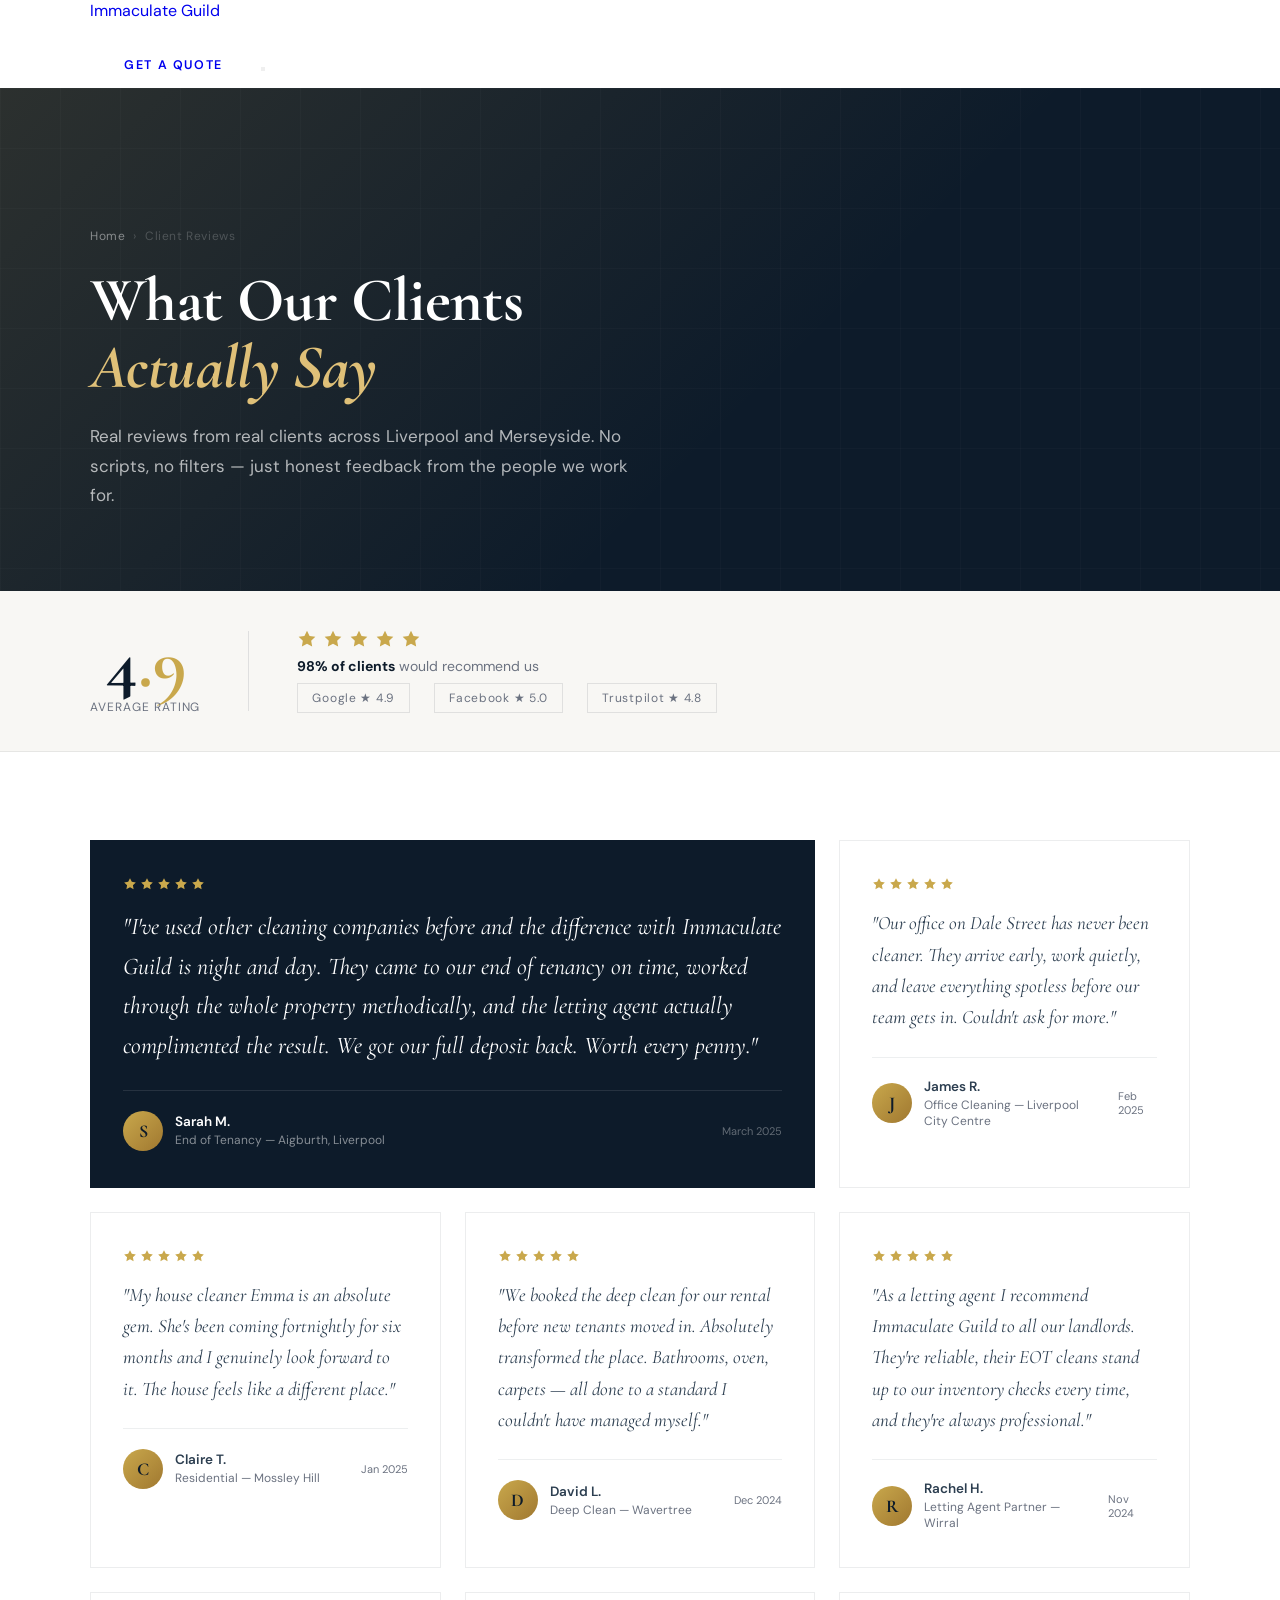
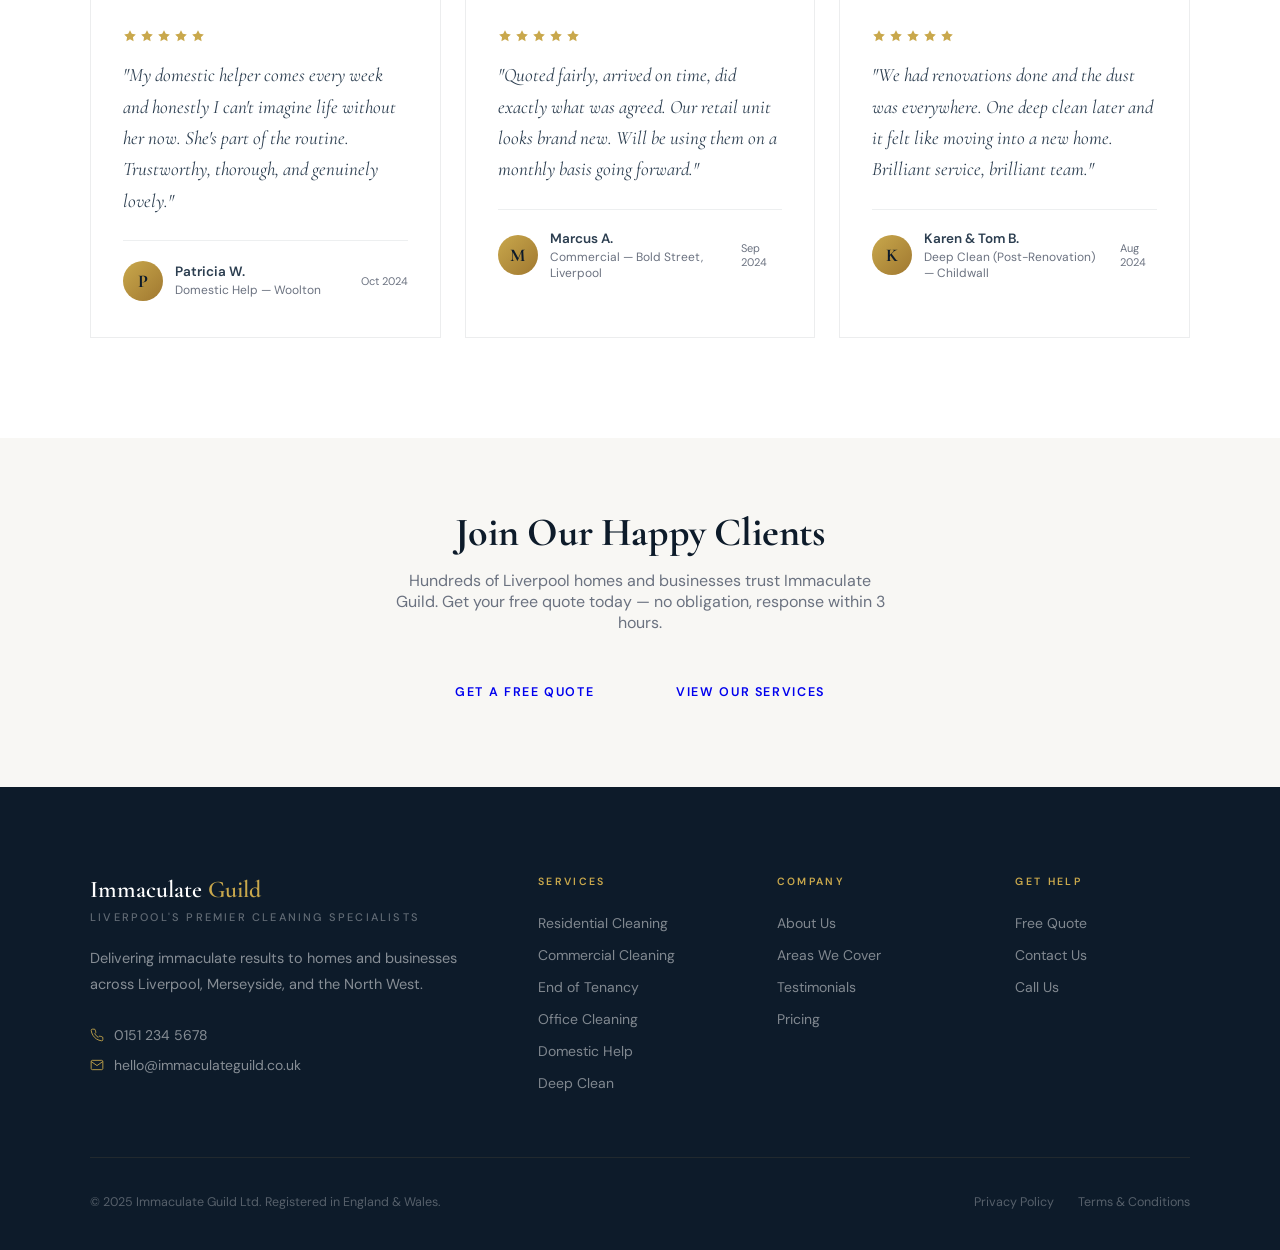
<file: testimonials.html>
<!DOCTYPE html>
<html lang="en-GB">
<head>
  <meta charset="UTF-8"/>
  <meta name="viewport" content="width=device-width,initial-scale=1.0"/>
  <meta name="description" content="Read reviews from Immaculate Guild clients across Liverpool and Merseyside. Real results from real customers — residential, commercial and end of tenancy."/>
  <title>Client Reviews | Immaculate Guild Liverpool</title>
  <link rel="preconnect" href="https://fonts.googleapis.com"/>
  <link rel="preconnect" href="https://fonts.gstatic.com" crossorigin/>
  <link href="https://fonts.googleapis.com/css2?family=Cormorant+Garamond:ital,wght@0,300;0,400;0,600;0,700;1,400;1,600&family=DM+Sans:opsz,wght@9..40,300;9..40,400;9..40,500;9..40,600&display=swap" rel="stylesheet"/>
  <link rel="stylesheet" href="css/global.css"/>
  <style>
    .page-hero {
      padding: 140px 0 80px;
      background: var(--navy); position: relative; overflow: hidden;
    }
    .page-hero::before {
      content: ''; position: absolute; inset: 0;
      background: linear-gradient(135deg, rgba(184,145,68,.18) 0%, transparent 60%);
    }
    .page-hero::after {
      content: ''; position: absolute; inset: 0; pointer-events: none;
      background-image: linear-gradient(rgba(255,255,255,.02) 1px,transparent 1px),
                        linear-gradient(90deg,rgba(255,255,255,.02) 1px,transparent 1px);
      background-size: 60px 60px;
    }
    .page-hero-inner { position: relative; z-index: 2; }
    .breadcrumb {
      display: flex; align-items: center; gap: 8px;
      font-size: 12px; color: rgba(255,255,255,.45); margin-bottom: 24px;
      letter-spacing: .05em;
    }
    .breadcrumb a { color: rgba(255,255,255,.45); transition: color .25s; }
    .breadcrumb a:hover { color: var(--gold); }
    .breadcrumb span { color: rgba(255,255,255,.2); }
    .page-hero h1 {
      font-family: 'Cormorant Garamond', serif;
      font-size: clamp(38px, 5vw, 62px); font-weight: 700;
      color: #fff; line-height: 1.08; margin-bottom: 20px;
    }
    .page-hero h1 em { font-style: italic; color: var(--gold-lt); }
    .page-hero p { font-size: 17px; color: rgba(255,255,255,.68); line-height: 1.75; max-width: 540px; }

    /* Summary bar */
    .review-summary {
      background: var(--off-white); padding: 36px 0; border-bottom: 1px solid rgba(13,27,42,.08);
    }
    .summary-inner { display: flex; gap: 48px; align-items: center; flex-wrap: wrap; }
    .summary-score { text-align: center; }
    .summary-score .big-num {
      font-family: 'Cormorant Garamond', serif; font-size: 72px; font-weight: 700;
      color: var(--navy); line-height: 1;
    }
    .summary-score .big-num span { color: var(--gold); }
    .summary-score p { font-size: 12px; color: var(--slate); letter-spacing: .08em; text-transform: uppercase; }
    .summary-divider { width: 1px; height: 80px; background: rgba(13,27,42,.1); }
    .summary-stars { display: flex; gap: 6px; margin-bottom: 8px; }
    .summary-stars svg { width: 20px; height: 20px; fill: var(--gold); }
    .summary-label { font-size: 14px; color: var(--slate); }
    .summary-label strong { color: var(--navy); }
    .summary-platforms { display: flex; gap: 24px; flex-wrap: wrap; margin-top: 8px; }
    .platform-badge {
      font-size: 12px; color: var(--slate); letter-spacing: .06em;
      border: 1px solid rgba(13,27,42,.1); padding: 6px 14px;
    }

    /* Reviews grid */
    .reviews-body { padding: 88px 0 100px; background: var(--white); }
    .reviews-filter { display: flex; gap: 10px; flex-wrap: wrap; margin-bottom: 48px; }
    .filter-btn {
      padding: 9px 20px; border: 1px solid rgba(13,27,42,.15);
      background: transparent; font-family: 'DM Sans', sans-serif;
      font-size: 13px; color: var(--slate); cursor: pointer;
      transition: all .2s; letter-spacing: .04em;
    }
    .filter-btn.active, .filter-btn:hover {
      background: var(--navy); color: #fff; border-color: var(--navy);
    }

    .reviews-grid { display: grid; grid-template-columns: repeat(3,1fr); gap: 24px; }
    .review-card {
      padding: 36px 32px; border: 1px solid rgba(13,27,42,.08);
      position: relative; transition: all .28s ease;
    }
    .review-card:hover { transform: translateY(-4px); box-shadow: 0 16px 40px rgba(13,27,42,.08); }
    .review-card.featured {
      background: var(--navy); border-color: transparent;
      grid-column: span 2;
    }
    .review-stars { display: flex; gap: 3px; margin-bottom: 16px; }
    .review-stars svg { width: 14px; height: 14px; fill: var(--gold); }
    .review-quote {
      font-family: 'Cormorant Garamond', serif; font-size: 19px; font-style: italic;
      color: var(--charcoal); line-height: 1.65; margin-bottom: 24px;
    }
    .review-card.featured .review-quote { font-size: 24px; color: #fff; }
    .review-meta { display: flex; align-items: center; gap: 12px; padding-top: 20px; border-top: 1px solid rgba(13,27,42,.07); }
    .review-card.featured .review-meta { border-top-color: rgba(255,255,255,.1); }
    .reviewer-avatar {
      width: 40px; height: 40px; border-radius: 50%;
      background: linear-gradient(135deg, var(--gold) 0%, #a07830 100%);
      display: flex; align-items: center; justify-content: center;
      font-family: 'Cormorant Garamond', serif; font-size: 18px; font-weight: 700;
      color: var(--navy); flex-shrink: 0;
    }
    .reviewer-name { font-size: 13.5px; font-weight: 600; color: var(--charcoal); }
    .review-card.featured .reviewer-name { color: #fff; }
    .reviewer-service { font-size: 12px; color: var(--slate); margin-top: 2px; }
    .review-card.featured .reviewer-service { color: rgba(255,255,255,.5); }
    .review-date { font-size: 11px; color: var(--slate); margin-left: auto; }
    .review-card.featured .review-date { color: rgba(255,255,255,.35); }

    /* CTA strip */
    .review-cta { padding: 72px 0; background: var(--off-white); text-align: center; }
    .review-cta h2 {
      font-family: 'Cormorant Garamond', serif; font-size: 40px; font-weight: 700;
      color: var(--navy); margin-bottom: 16px;
    }
    .review-cta p { font-size: 16px; color: var(--slate); margin-bottom: 36px; max-width: 500px; margin-left: auto; margin-right: auto; }
    .review-cta .btn-row { display: flex; gap: 14px; justify-content: center; flex-wrap: wrap; }

    @media (max-width: 1024px) {
      .reviews-grid { grid-template-columns: 1fr 1fr; }
      .review-card.featured { grid-column: span 2; }
    }
    @media (max-width: 640px) {
      .reviews-grid { grid-template-columns: 1fr; }
      .review-card.featured { grid-column: span 1; }
      .summary-divider { display: none; }
    }
  </style>
</head>
<body>

<!-- ── HEADER ── -->
<header id="header">
  <div class="container header-inner">
    <a href="index.html" class="logo">Immaculate <span>Guild</span></a>
    <nav>
      <ul class="nav-links">
        <li><a href="index.html#services">Services</a></li>
        <li><a href="index.html#pricing">Pricing</a></li>
        <li><a href="testimonials.html">Reviews</a></li>
        <li><a href="areas.html">Areas</a></li>
        <li><a href="index.html#contact">Contact</a></li>
      </ul>
    </nav>
    <a href="index.html#contact" class="btn btn-primary nav-cta">Get a Quote</a>
    <button class="hamburger" aria-label="Open menu" aria-expanded="false">
      <span></span><span></span><span></span>
    </button>
  </div>
</header>

<!-- ── HERO ── -->
<section class="page-hero">
  <div class="container page-hero-inner">
    <div class="breadcrumb">
      <a href="index.html">Home</a><span>›</span><span>Client Reviews</span>
    </div>
    <h1>What Our Clients<br/><em>Actually Say</em></h1>
    <p>Real reviews from real clients across Liverpool and Merseyside. No scripts, no filters — just honest feedback from the people we work for.</p>
  </div>
</section>

<!-- ── SUMMARY BAR ── -->
<div class="review-summary">
  <div class="container">
    <div class="summary-inner">
      <div class="summary-score">
        <div class="big-num">4<span>.9</span></div>
        <p>Average Rating</p>
      </div>
      <div class="summary-divider"></div>
      <div>
        <div class="summary-stars">
          <svg viewBox="0 0 24 24"><polygon points="12 2 15.09 8.26 22 9.27 17 14.14 18.18 21.02 12 17.77 5.82 21.02 7 14.14 2 9.27 8.91 8.26 12 2"/></svg>
          <svg viewBox="0 0 24 24"><polygon points="12 2 15.09 8.26 22 9.27 17 14.14 18.18 21.02 12 17.77 5.82 21.02 7 14.14 2 9.27 8.91 8.26 12 2"/></svg>
          <svg viewBox="0 0 24 24"><polygon points="12 2 15.09 8.26 22 9.27 17 14.14 18.18 21.02 12 17.77 5.82 21.02 7 14.14 2 9.27 8.91 8.26 12 2"/></svg>
          <svg viewBox="0 0 24 24"><polygon points="12 2 15.09 8.26 22 9.27 17 14.14 18.18 21.02 12 17.77 5.82 21.02 7 14.14 2 9.27 8.91 8.26 12 2"/></svg>
          <svg viewBox="0 0 24 24"><polygon points="12 2 15.09 8.26 22 9.27 17 14.14 18.18 21.02 12 17.77 5.82 21.02 7 14.14 2 9.27 8.91 8.26 12 2"/></svg>
        </div>
        <div class="summary-label"><strong>98% of clients</strong> would recommend us</div>
        <div class="summary-platforms">
          <span class="platform-badge">Google ★ 4.9</span>
          <span class="platform-badge">Facebook ★ 5.0</span>
          <span class="platform-badge">Trustpilot ★ 4.8</span>
        </div>
      </div>
    </div>
  </div>
</div>

<!-- ── REVIEWS ── -->
<section class="reviews-body">
  <div class="container">

    <div class="reviews-grid">

      <!-- Featured -->
      <div class="review-card featured reveal">
        <div class="review-stars">
          <svg viewBox="0 0 24 24"><polygon points="12 2 15.09 8.26 22 9.27 17 14.14 18.18 21.02 12 17.77 5.82 21.02 7 14.14 2 9.27 8.91 8.26 12 2"/></svg>
          <svg viewBox="0 0 24 24"><polygon points="12 2 15.09 8.26 22 9.27 17 14.14 18.18 21.02 12 17.77 5.82 21.02 7 14.14 2 9.27 8.91 8.26 12 2"/></svg>
          <svg viewBox="0 0 24 24"><polygon points="12 2 15.09 8.26 22 9.27 17 14.14 18.18 21.02 12 17.77 5.82 21.02 7 14.14 2 9.27 8.91 8.26 12 2"/></svg>
          <svg viewBox="0 0 24 24"><polygon points="12 2 15.09 8.26 22 9.27 17 14.14 18.18 21.02 12 17.77 5.82 21.02 7 14.14 2 9.27 8.91 8.26 12 2"/></svg>
          <svg viewBox="0 0 24 24"><polygon points="12 2 15.09 8.26 22 9.27 17 14.14 18.18 21.02 12 17.77 5.82 21.02 7 14.14 2 9.27 8.91 8.26 12 2"/></svg>
        </div>
        <p class="review-quote">"I've used other cleaning companies before and the difference with Immaculate Guild is night and day. They came to our end of tenancy on time, worked through the whole property methodically, and the letting agent actually complimented the result. We got our full deposit back. Worth every penny."</p>
        <div class="review-meta">
          <div class="reviewer-avatar">S</div>
          <div>
            <div class="reviewer-name">Sarah M.</div>
            <div class="reviewer-service">End of Tenancy — Aigburth, Liverpool</div>
          </div>
          <div class="review-date">March 2025</div>
        </div>
      </div>

      <div class="review-card reveal">
        <div class="review-stars">
          <svg viewBox="0 0 24 24"><polygon points="12 2 15.09 8.26 22 9.27 17 14.14 18.18 21.02 12 17.77 5.82 21.02 7 14.14 2 9.27 8.91 8.26 12 2"/></svg>
          <svg viewBox="0 0 24 24"><polygon points="12 2 15.09 8.26 22 9.27 17 14.14 18.18 21.02 12 17.77 5.82 21.02 7 14.14 2 9.27 8.91 8.26 12 2"/></svg>
          <svg viewBox="0 0 24 24"><polygon points="12 2 15.09 8.26 22 9.27 17 14.14 18.18 21.02 12 17.77 5.82 21.02 7 14.14 2 9.27 8.91 8.26 12 2"/></svg>
          <svg viewBox="0 0 24 24"><polygon points="12 2 15.09 8.26 22 9.27 17 14.14 18.18 21.02 12 17.77 5.82 21.02 7 14.14 2 9.27 8.91 8.26 12 2"/></svg>
          <svg viewBox="0 0 24 24"><polygon points="12 2 15.09 8.26 22 9.27 17 14.14 18.18 21.02 12 17.77 5.82 21.02 7 14.14 2 9.27 8.91 8.26 12 2"/></svg>
        </div>
        <p class="review-quote">"Our office on Dale Street has never been cleaner. They arrive early, work quietly, and leave everything spotless before our team gets in. Couldn't ask for more."</p>
        <div class="review-meta">
          <div class="reviewer-avatar">J</div>
          <div>
            <div class="reviewer-name">James R.</div>
            <div class="reviewer-service">Office Cleaning — Liverpool City Centre</div>
          </div>
          <div class="review-date">Feb 2025</div>
        </div>
      </div>

      <div class="review-card reveal">
        <div class="review-stars">
          <svg viewBox="0 0 24 24"><polygon points="12 2 15.09 8.26 22 9.27 17 14.14 18.18 21.02 12 17.77 5.82 21.02 7 14.14 2 9.27 8.91 8.26 12 2"/></svg>
          <svg viewBox="0 0 24 24"><polygon points="12 2 15.09 8.26 22 9.27 17 14.14 18.18 21.02 12 17.77 5.82 21.02 7 14.14 2 9.27 8.91 8.26 12 2"/></svg>
          <svg viewBox="0 0 24 24"><polygon points="12 2 15.09 8.26 22 9.27 17 14.14 18.18 21.02 12 17.77 5.82 21.02 7 14.14 2 9.27 8.91 8.26 12 2"/></svg>
          <svg viewBox="0 0 24 24"><polygon points="12 2 15.09 8.26 22 9.27 17 14.14 18.18 21.02 12 17.77 5.82 21.02 7 14.14 2 9.27 8.91 8.26 12 2"/></svg>
          <svg viewBox="0 0 24 24"><polygon points="12 2 15.09 8.26 22 9.27 17 14.14 18.18 21.02 12 17.77 5.82 21.02 7 14.14 2 9.27 8.91 8.26 12 2"/></svg>
        </div>
        <p class="review-quote">"My house cleaner Emma is an absolute gem. She's been coming fortnightly for six months and I genuinely look forward to it. The house feels like a different place."</p>
        <div class="review-meta">
          <div class="reviewer-avatar">C</div>
          <div>
            <div class="reviewer-name">Claire T.</div>
            <div class="reviewer-service">Residential — Mossley Hill</div>
          </div>
          <div class="review-date">Jan 2025</div>
        </div>
      </div>

      <div class="review-card reveal">
        <div class="review-stars">
          <svg viewBox="0 0 24 24"><polygon points="12 2 15.09 8.26 22 9.27 17 14.14 18.18 21.02 12 17.77 5.82 21.02 7 14.14 2 9.27 8.91 8.26 12 2"/></svg>
          <svg viewBox="0 0 24 24"><polygon points="12 2 15.09 8.26 22 9.27 17 14.14 18.18 21.02 12 17.77 5.82 21.02 7 14.14 2 9.27 8.91 8.26 12 2"/></svg>
          <svg viewBox="0 0 24 24"><polygon points="12 2 15.09 8.26 22 9.27 17 14.14 18.18 21.02 12 17.77 5.82 21.02 7 14.14 2 9.27 8.91 8.26 12 2"/></svg>
          <svg viewBox="0 0 24 24"><polygon points="12 2 15.09 8.26 22 9.27 17 14.14 18.18 21.02 12 17.77 5.82 21.02 7 14.14 2 9.27 8.91 8.26 12 2"/></svg>
          <svg viewBox="0 0 24 24"><polygon points="12 2 15.09 8.26 22 9.27 17 14.14 18.18 21.02 12 17.77 5.82 21.02 7 14.14 2 9.27 8.91 8.26 12 2"/></svg>
        </div>
        <p class="review-quote">"We booked the deep clean for our rental before new tenants moved in. Absolutely transformed the place. Bathrooms, oven, carpets — all done to a standard I couldn't have managed myself."</p>
        <div class="review-meta">
          <div class="reviewer-avatar">D</div>
          <div>
            <div class="reviewer-name">David L.</div>
            <div class="reviewer-service">Deep Clean — Wavertree</div>
          </div>
          <div class="review-date">Dec 2024</div>
        </div>
      </div>

      <div class="review-card reveal">
        <div class="review-stars">
          <svg viewBox="0 0 24 24"><polygon points="12 2 15.09 8.26 22 9.27 17 14.14 18.18 21.02 12 17.77 5.82 21.02 7 14.14 2 9.27 8.91 8.26 12 2"/></svg>
          <svg viewBox="0 0 24 24"><polygon points="12 2 15.09 8.26 22 9.27 17 14.14 18.18 21.02 12 17.77 5.82 21.02 7 14.14 2 9.27 8.91 8.26 12 2"/></svg>
          <svg viewBox="0 0 24 24"><polygon points="12 2 15.09 8.26 22 9.27 17 14.14 18.18 21.02 12 17.77 5.82 21.02 7 14.14 2 9.27 8.91 8.26 12 2"/></svg>
          <svg viewBox="0 0 24 24"><polygon points="12 2 15.09 8.26 22 9.27 17 14.14 18.18 21.02 12 17.77 5.82 21.02 7 14.14 2 9.27 8.91 8.26 12 2"/></svg>
          <svg viewBox="0 0 24 24"><polygon points="12 2 15.09 8.26 22 9.27 17 14.14 18.18 21.02 12 17.77 5.82 21.02 7 14.14 2 9.27 8.91 8.26 12 2"/></svg>
        </div>
        <p class="review-quote">"As a letting agent I recommend Immaculate Guild to all our landlords. They're reliable, their EOT cleans stand up to our inventory checks every time, and they're always professional."</p>
        <div class="review-meta">
          <div class="reviewer-avatar">R</div>
          <div>
            <div class="reviewer-name">Rachel H.</div>
            <div class="reviewer-service">Letting Agent Partner — Wirral</div>
          </div>
          <div class="review-date">Nov 2024</div>
        </div>
      </div>

      <div class="review-card reveal">
        <div class="review-stars">
          <svg viewBox="0 0 24 24"><polygon points="12 2 15.09 8.26 22 9.27 17 14.14 18.18 21.02 12 17.77 5.82 21.02 7 14.14 2 9.27 8.91 8.26 12 2"/></svg>
          <svg viewBox="0 0 24 24"><polygon points="12 2 15.09 8.26 22 9.27 17 14.14 18.18 21.02 12 17.77 5.82 21.02 7 14.14 2 9.27 8.91 8.26 12 2"/></svg>
          <svg viewBox="0 0 24 24"><polygon points="12 2 15.09 8.26 22 9.27 17 14.14 18.18 21.02 12 17.77 5.82 21.02 7 14.14 2 9.27 8.91 8.26 12 2"/></svg>
          <svg viewBox="0 0 24 24"><polygon points="12 2 15.09 8.26 22 9.27 17 14.14 18.18 21.02 12 17.77 5.82 21.02 7 14.14 2 9.27 8.91 8.26 12 2"/></svg>
          <svg viewBox="0 0 24 24"><polygon points="12 2 15.09 8.26 22 9.27 17 14.14 18.18 21.02 12 17.77 5.82 21.02 7 14.14 2 9.27 8.91 8.26 12 2"/></svg>
        </div>
        <p class="review-quote">"My domestic helper comes every week and honestly I can't imagine life without her now. She's part of the routine. Trustworthy, thorough, and genuinely lovely."</p>
        <div class="review-meta">
          <div class="reviewer-avatar">P</div>
          <div>
            <div class="reviewer-name">Patricia W.</div>
            <div class="reviewer-service">Domestic Help — Woolton</div>
          </div>
          <div class="review-date">Oct 2024</div>
        </div>
      </div>

      <div class="review-card reveal">
        <div class="review-stars">
          <svg viewBox="0 0 24 24"><polygon points="12 2 15.09 8.26 22 9.27 17 14.14 18.18 21.02 12 17.77 5.82 21.02 7 14.14 2 9.27 8.91 8.26 12 2"/></svg>
          <svg viewBox="0 0 24 24"><polygon points="12 2 15.09 8.26 22 9.27 17 14.14 18.18 21.02 12 17.77 5.82 21.02 7 14.14 2 9.27 8.91 8.26 12 2"/></svg>
          <svg viewBox="0 0 24 24"><polygon points="12 2 15.09 8.26 22 9.27 17 14.14 18.18 21.02 12 17.77 5.82 21.02 7 14.14 2 9.27 8.91 8.26 12 2"/></svg>
          <svg viewBox="0 0 24 24"><polygon points="12 2 15.09 8.26 22 9.27 17 14.14 18.18 21.02 12 17.77 5.82 21.02 7 14.14 2 9.27 8.91 8.26 12 2"/></svg>
          <svg viewBox="0 0 24 24"><polygon points="12 2 15.09 8.26 22 9.27 17 14.14 18.18 21.02 12 17.77 5.82 21.02 7 14.14 2 9.27 8.91 8.26 12 2"/></svg>
        </div>
        <p class="review-quote">"Quoted fairly, arrived on time, did exactly what was agreed. Our retail unit looks brand new. Will be using them on a monthly basis going forward."</p>
        <div class="review-meta">
          <div class="reviewer-avatar">M</div>
          <div>
            <div class="reviewer-name">Marcus A.</div>
            <div class="reviewer-service">Commercial — Bold Street, Liverpool</div>
          </div>
          <div class="review-date">Sep 2024</div>
        </div>
      </div>

      <div class="review-card reveal">
        <div class="review-stars">
          <svg viewBox="0 0 24 24"><polygon points="12 2 15.09 8.26 22 9.27 17 14.14 18.18 21.02 12 17.77 5.82 21.02 7 14.14 2 9.27 8.91 8.26 12 2"/></svg>
          <svg viewBox="0 0 24 24"><polygon points="12 2 15.09 8.26 22 9.27 17 14.14 18.18 21.02 12 17.77 5.82 21.02 7 14.14 2 9.27 8.91 8.26 12 2"/></svg>
          <svg viewBox="0 0 24 24"><polygon points="12 2 15.09 8.26 22 9.27 17 14.14 18.18 21.02 12 17.77 5.82 21.02 7 14.14 2 9.27 8.91 8.26 12 2"/></svg>
          <svg viewBox="0 0 24 24"><polygon points="12 2 15.09 8.26 22 9.27 17 14.14 18.18 21.02 12 17.77 5.82 21.02 7 14.14 2 9.27 8.91 8.26 12 2"/></svg>
          <svg viewBox="0 0 24 24"><polygon points="12 2 15.09 8.26 22 9.27 17 14.14 18.18 21.02 12 17.77 5.82 21.02 7 14.14 2 9.27 8.91 8.26 12 2"/></svg>
        </div>
        <p class="review-quote">"We had renovations done and the dust was everywhere. One deep clean later and it felt like moving into a new home. Brilliant service, brilliant team."</p>
        <div class="review-meta">
          <div class="reviewer-avatar">K</div>
          <div>
            <div class="reviewer-name">Karen &amp; Tom B.</div>
            <div class="reviewer-service">Deep Clean (Post-Renovation) — Childwall</div>
          </div>
          <div class="review-date">Aug 2024</div>
        </div>
      </div>

    </div>
  </div>
</section>

<!-- ── CTA ── -->
<section class="review-cta">
  <div class="container">
    <h2 class="reveal">Join Our Happy Clients</h2>
    <p class="reveal">Hundreds of Liverpool homes and businesses trust Immaculate Guild. Get your free quote today — no obligation, response within 3 hours.</p>
    <div class="btn-row reveal">
      <a href="index.html#contact" class="btn btn-primary">Get a Free Quote</a>
      <a href="index.html#services" class="btn btn-secondary">View Our Services</a>
    </div>
  </div>
</section>

<!-- ── FOOTER ── -->
<footer id="footer">
  <div class="container">
    <div class="footer-top">
      <div>
        <div class="footer-logo">Immaculate <span>Guild</span></div>
        <div class="footer-tagline">Liverpool's Premier Cleaning Specialists</div>
        <p class="footer-about">Delivering immaculate results to homes and businesses across Liverpool, Merseyside, and the North West.</p>
        <div class="footer-contacts">
          <a href="tel:01512345678" class="footer-contact-item"><svg viewBox="0 0 24 24"><path d="M22 16.92v3a2 2 0 01-2.18 2 19.79 19.79 0 01-8.63-3.07A19.5 19.5 0 015.13 12.72 19.79 19.79 0 012.12 4.18 2 2 0 014.11 2h3a2 2 0 012 1.72c.127.96.361 1.9.7 2.81a2 2 0 01-.45 2.11L8.09 9.91a16 16 0 006 6l1.27-1.27a2 2 0 012.11-.45c.91.339 1.85.573 2.81.7A2 2 0 0122 16.92z"/></svg>0151 234 5678</a>
          <a href="mailto:hello@immaculateguild.co.uk" class="footer-contact-item"><svg viewBox="0 0 24 24"><path d="M4 4h16c1.1 0 2 .9 2 2v12c0 1.1-.9 2-2 2H4c-1.1 0-2-.9-2-2V6c0-1.1.9-2 2-2z"/><polyline points="22,6 12,13 2,6"/></svg>hello@immaculateguild.co.uk</a>
        </div>
      </div>
      <div class="footer-col"><h4>Services</h4><ul>
        <li><a href="services/residential.html">Residential Cleaning</a></li>
        <li><a href="services/commercial.html">Commercial Cleaning</a></li>
        <li><a href="services/end-of-tenancy.html">End of Tenancy</a></li>
        <li><a href="services/office-cleaning.html">Office Cleaning</a></li>
        <li><a href="services/domestic-help.html">Domestic Help</a></li>
        <li><a href="services/deep-clean.html">Deep Clean</a></li>
      </ul></div>
      <div class="footer-col"><h4>Company</h4><ul>
        <li><a href="about.html">About Us</a></li>
        <li><a href="areas.html">Areas We Cover</a></li>
        <li><a href="testimonials.html">Testimonials</a></li>
        <li><a href="index.html#pricing">Pricing</a></li>
      </ul></div>
      <div class="footer-col"><h4>Get Help</h4><ul>
        <li><a href="index.html#contact">Free Quote</a></li>
        <li><a href="index.html#contact">Contact Us</a></li>
        <li><a href="tel:01512345678">Call Us</a></li>
      </ul></div>
    </div>
    <div class="footer-bottom">
      <span>© 2025 Immaculate Guild Ltd. Registered in England &amp; Wales.</span>
      <div class="footer-legal">
        <a href="privacy-policy.html">Privacy Policy</a>
        <a href="terms.html">Terms &amp; Conditions</a>
      </div>
    </div>
  </div>
</footer>

<script src="js/main.js"></script>
</body>
</html>
</file>
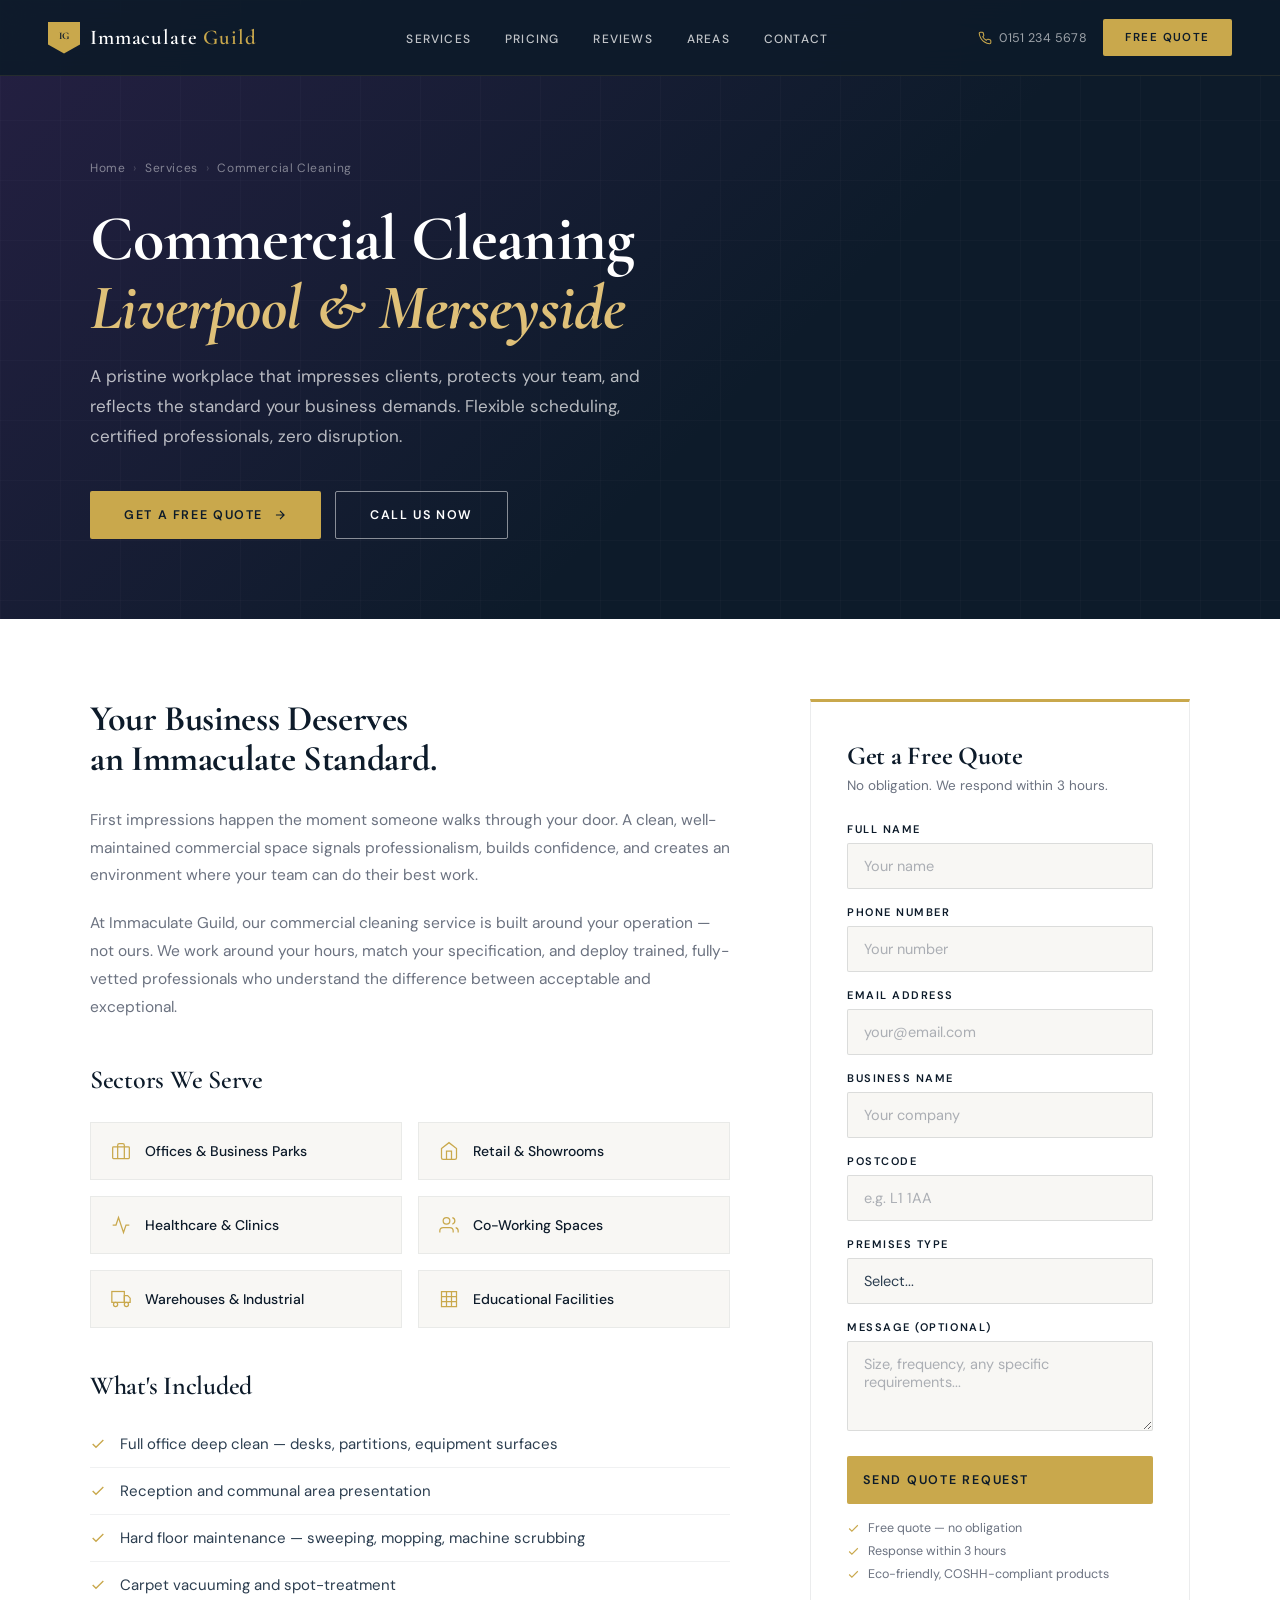
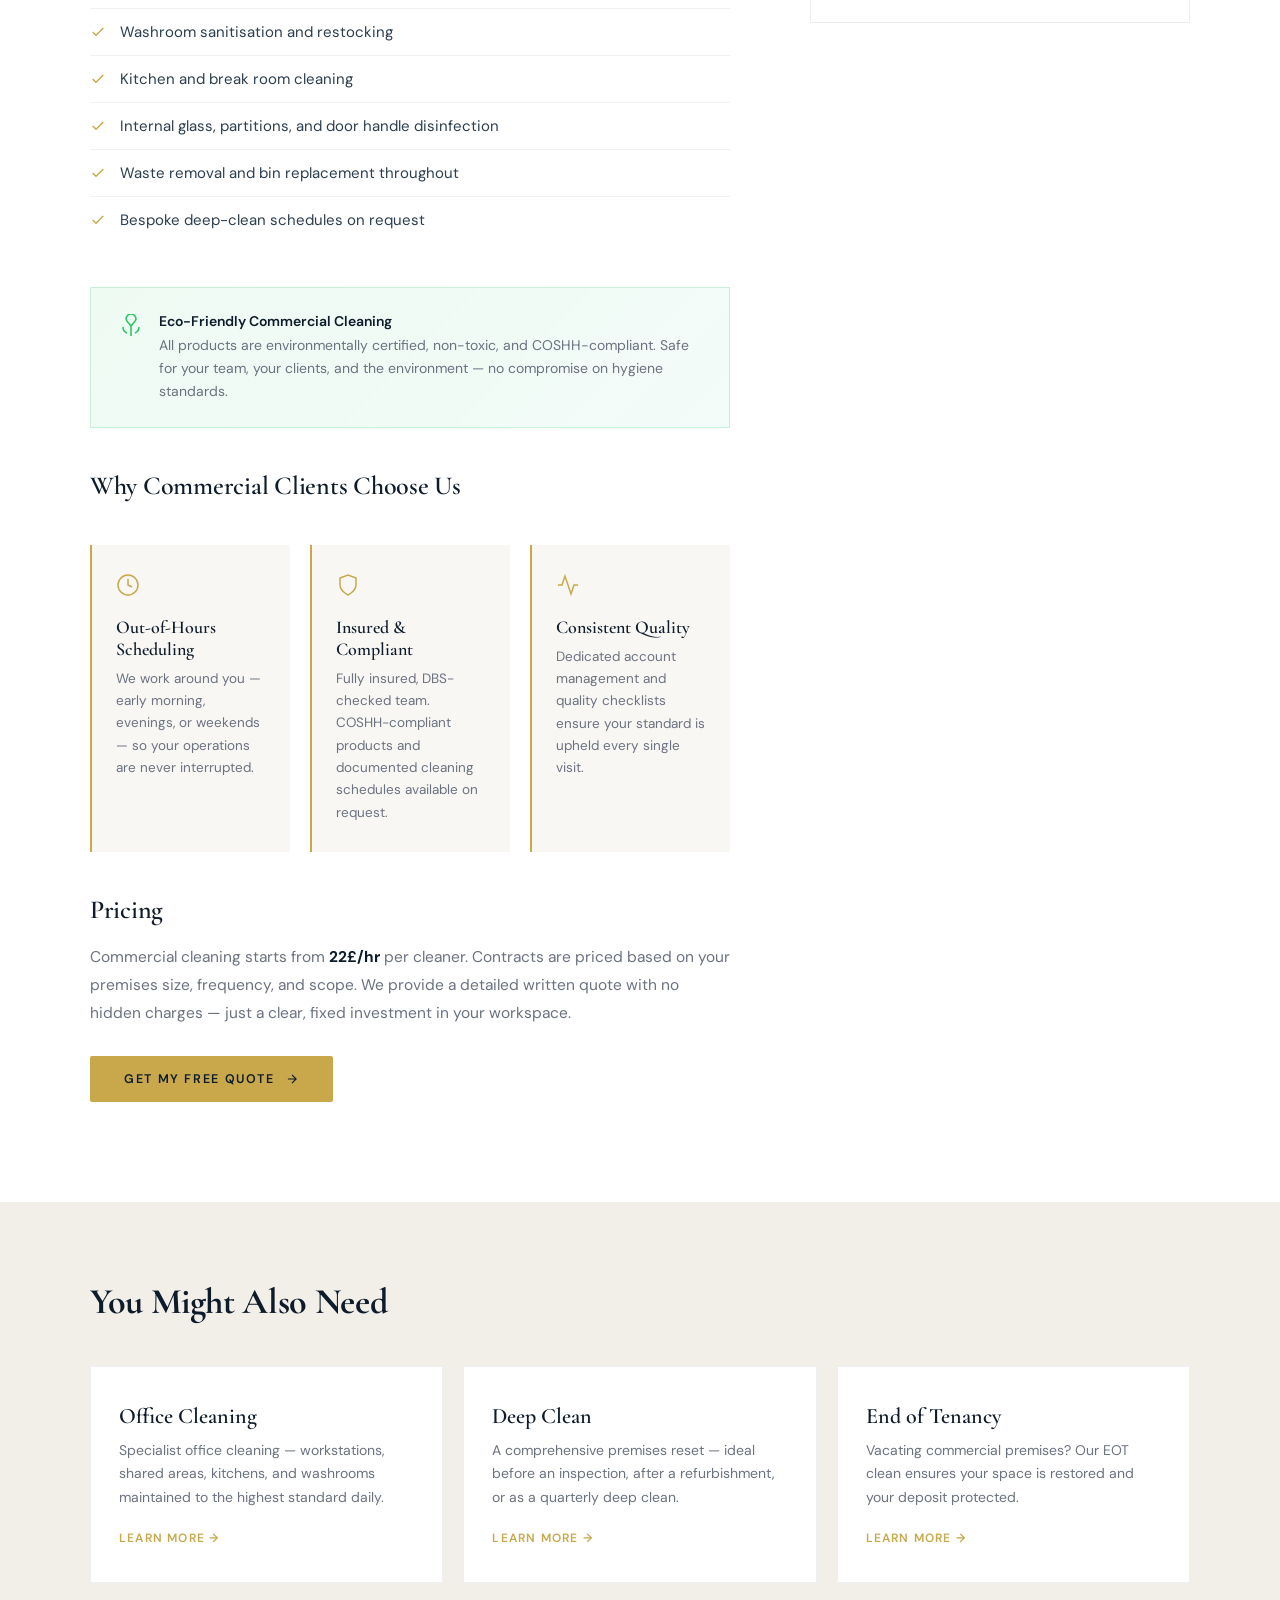
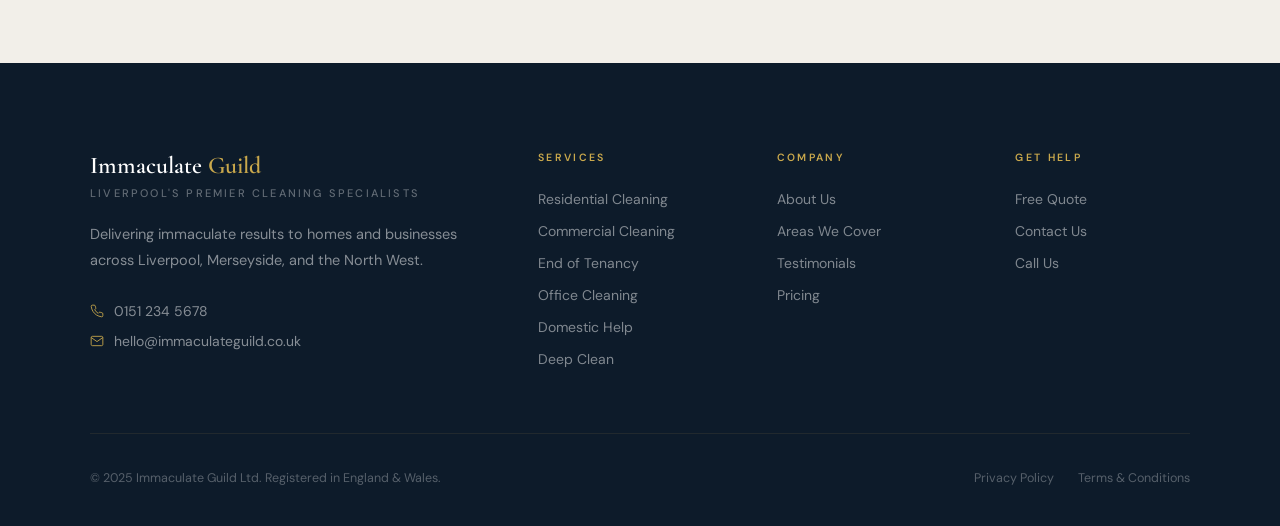
<file: services/commercial.html>
<!DOCTYPE html>
<html lang="en-GB">
<head>
  <meta charset="UTF-8"/>
  <meta name="viewport" content="width=device-width,initial-scale=1.0"/>
  <meta name="description" content="Commercial cleaning services in Liverpool & Merseyside. Offices, retail, healthcare, and industrial premises. DBS-checked teams, eco-friendly products. Free quote."/>
  <title>Commercial Cleaning Liverpool | Immaculate Guild</title>
  <link rel="preconnect" href="https://fonts.googleapis.com"/>
  <link rel="preconnect" href="https://fonts.gstatic.com" crossorigin/>
  <link href="https://fonts.googleapis.com/css2?family=Cormorant+Garamond:ital,wght@0,300;0,400;0,600;0,700;1,400;1,600&family=DM+Sans:opsz,wght@9..40,300;9..40,400;9..40,500;9..40,600&display=swap" rel="stylesheet"/>
  <link rel="stylesheet" href="../css/global.css"/>
  <style>
    .service-hero {
      padding: 160px 0 80px;
      background: var(--navy); position: relative; overflow: hidden;
    }
    .service-hero::before {
      content: ''; position: absolute; inset: 0;
      background: linear-gradient(135deg, rgba(107,45,139,.25) 0%, transparent 60%);
    }
    .service-hero::after {
      content: ''; position: absolute; inset: 0; pointer-events: none;
      background-image: linear-gradient(rgba(255,255,255,.02) 1px,transparent 1px),
                        linear-gradient(90deg,rgba(255,255,255,.02) 1px,transparent 1px);
      background-size: 60px 60px;
    }
    .hero-inner { position: relative; z-index: 2; }
    .breadcrumb {
      display: flex; align-items: center; gap: 8px;
      font-size: 12px; color: rgba(255,255,255,.45); margin-bottom: 28px;
      letter-spacing: .05em;
    }
    .breadcrumb a { color: rgba(255,255,255,.45); transition: color var(--transition); }
    .breadcrumb a:hover { color: var(--gold); }
    .breadcrumb span { color: rgba(255,255,255,.2); }
    .service-hero h1 {
      font-family: 'Cormorant Garamond', serif;
      font-size: clamp(38px, 5.5vw, 64px); font-weight: 700;
      color: #fff; line-height: 1.08; margin-bottom: 20px;
    }
    .service-hero h1 em { font-style: italic; color: var(--gold-lt); }
    .service-hero p {
      font-size: 17px; color: rgba(255,255,255,.7); line-height: 1.75;
      max-width: 560px; margin-bottom: 40px;
    }
    .hero-ctas { display: flex; gap: 14px; flex-wrap: wrap; }

    .service-body { padding: 80px 0 100px; background: var(--white); }
    .service-layout {
      display: grid; grid-template-columns: 1fr 380px; gap: 80px; align-items: start;
    }

    .service-content h2 {
      font-family: 'Cormorant Garamond', serif; font-size: 36px; font-weight: 700;
      color: var(--navy); margin-bottom: 28px;
    }
    .service-content h3 {
      font-family: 'Cormorant Garamond', serif; font-size: 26px; font-weight: 600;
      color: var(--navy); margin: 44px 0 20px;
    }
    .service-content p {
      font-size: 15.5px; color: var(--slate); line-height: 1.8; margin-bottom: 20px;
    }

    .includes-list { list-style: none; margin-bottom: 44px; }
    .includes-list li {
      display: flex; align-items: flex-start; gap: 14px;
      padding: 13px 0; border-bottom: 1px solid rgba(13,27,42,.06);
      font-size: 15px; color: var(--charcoal);
    }
    .includes-list li:last-child { border-bottom: none; }
    .includes-list li svg {
      width: 16px; height: 16px; stroke: var(--gold); stroke-width: 2;
      fill: none; flex-shrink: 0; margin-top: 2px;
    }

    .trust-points { display: grid; grid-template-columns: repeat(3,1fr); gap: 20px; margin: 44px 0; }
    .trust-point {
      padding: 28px 24px; background: var(--off-white);
      border-left: 2px solid var(--gold); text-align: left;
    }
    .trust-point svg { width: 24px; height: 24px; stroke: var(--gold); stroke-width: 1.5; fill: none; margin-bottom: 14px; }
    .trust-point h4 { font-family: 'Cormorant Garamond', serif; font-size: 18px; font-weight: 600; color: var(--navy); margin-bottom: 8px; }
    .trust-point p { font-size: 13.5px; color: var(--slate); line-height: 1.65; margin: 0; }

    .eco-banner {
      background: linear-gradient(135deg, rgba(34,197,94,.08), rgba(16,185,129,.05));
      border: 1px solid rgba(34,197,94,.2); padding: 24px 28px;
      display: flex; align-items: flex-start; gap: 16px; margin: 44px 0;
    }
    .eco-banner svg { width: 24px; height: 24px; stroke: #22C55E; stroke-width: 1.5; fill: none; flex-shrink: 0; margin-top: 2px; }
    .eco-banner strong { display: block; font-size: 14px; font-weight: 600; color: var(--navy); margin-bottom: 4px; }
    .eco-banner p { font-size: 14px; color: var(--slate); line-height: 1.65; margin: 0; }

    /* Sectors grid */
    .sectors-grid { display: grid; grid-template-columns: repeat(2,1fr); gap: 16px; margin: 28px 0 44px; }
    .sector-item {
      display: flex; align-items: center; gap: 14px; padding: 18px 20px;
      background: var(--off-white); border: 1px solid rgba(13,27,42,.06);
    }
    .sector-item svg { width: 20px; height: 20px; stroke: var(--gold); stroke-width: 1.5; fill: none; flex-shrink: 0; }
    .sector-item span { font-size: 14px; font-weight: 500; color: var(--navy); }

    .quote-sidebar { position: sticky; top: 96px; }
    .quote-card {
      background: var(--white); border: 1px solid rgba(13,27,42,.08);
      border-top: 3px solid var(--gold); padding: 40px 36px;
    }
    .quote-card h3 {
      font-family: 'Cormorant Garamond', serif; font-size: 26px; font-weight: 700;
      color: var(--navy); margin-bottom: 6px;
    }
    .quote-card p { font-size: 13.5px; color: var(--slate); margin-bottom: 28px; }
    .form-group { margin-bottom: 16px; }
    .form-label { display: block; font-size: 11px; font-weight: 600; letter-spacing: .14em; text-transform: uppercase; color: var(--navy); margin-bottom: 7px; }
    .form-input {
      width: 100%; padding: 13px 16px; border: 1px solid rgba(13,27,42,.12);
      background: var(--off-white); font-size: 14.5px; color: var(--charcoal);
      outline: none; transition: border-color var(--transition), background var(--transition);
      border-radius: var(--radius); -webkit-appearance: none;
    }
    .form-input:focus { border-color: var(--gold); background: var(--white); }
    .form-input::placeholder { color: rgba(107,114,128,.55); }
    textarea.form-input { resize: vertical; min-height: 90px; }
    .quote-submit { width: 100%; padding: 16px; font-size: 12.5px; letter-spacing: .14em; margin-top: 4px; }
    .quote-assurance { margin-top: 16px; display: flex; flex-direction: column; gap: 7px; }
    .qa-item { display: flex; align-items: center; gap: 8px; font-size: 12.5px; color: var(--slate); }
    .qa-item svg { width: 13px; height: 13px; stroke: var(--gold); stroke-width: 2; fill: none; flex-shrink: 0; }

    .related { padding: 80px 0; background: var(--pearl); }
    .related h2 { font-family: 'Cormorant Garamond', serif; font-size: 36px; font-weight: 700; color: var(--navy); margin-bottom: 44px; }
    .related-grid { display: grid; grid-template-columns: repeat(3,1fr); gap: 20px; }
    .related-card {
      background: var(--white); padding: 36px 28px;
      border: 1px solid rgba(13,27,42,.07); transition: all var(--transition);
    }
    .related-card:hover { transform: translateY(-4px); box-shadow: 0 16px 40px rgba(13,27,42,.08); }
    .related-card h4 { font-family: 'Cormorant Garamond', serif; font-size: 22px; font-weight: 600; color: var(--navy); margin-bottom: 10px; }
    .related-card p { font-size: 14px; color: var(--slate); line-height: 1.7; margin-bottom: 20px; }
    .related-link { font-size: 12px; font-weight: 600; letter-spacing: .1em; text-transform: uppercase; color: var(--gold); display: flex; align-items: center; gap: 6px; transition: gap var(--transition); }
    .related-card:hover .related-link { gap: 12px; }

    @media (max-width: 1024px) {
      .service-layout { grid-template-columns: 1fr; }
      .quote-sidebar { position: static; }
      .trust-points { grid-template-columns: 1fr; }
      .sectors-grid { grid-template-columns: 1fr; }
      .related-grid { grid-template-columns: 1fr 1fr; }
    }
    @media (max-width: 600px) {
      .related-grid { grid-template-columns: 1fr; }
      .quote-card { padding: 32px 24px; }
    }
  </style>
</head>
<body>

<div class="mobile-menu" id="mobileMenu">
  <a href="../index.html" onclick="closeMobile()">Home</a>
  <a href="residential.html" onclick="closeMobile()">Services</a>
  <a href="../index.html#pricing" onclick="closeMobile()">Pricing</a>
  <a href="../index.html#testimonials" onclick="closeMobile()">Reviews</a>
  <a href="../index.html#contact" onclick="closeMobile()" style="color:var(--gold)">Get a Quote</a>
</div>

<nav id="nav">
  <a href="../index.html" class="nav-logo">
    <div class="shield"><span>IG</span></div>
    <div class="name">Immaculate <span>Guild</span></div>
  </a>
  <ul class="nav-links">
    <li><a href="../index.html#services">Services</a></li>
    <li><a href="../index.html#pricing">Pricing</a></li>
    <li><a href="../index.html#testimonials">Reviews</a></li>
    <li><a href="../index.html#areas">Areas</a></li>
    <li><a href="../index.html#contact">Contact</a></li>
  </ul>
  <div class="nav-actions">
    <a href="tel:01512345678" class="nav-tel">
      <svg width="14" height="14" viewBox="0 0 24 24" fill="none" stroke="var(--gold)" stroke-width="1.8" stroke-linecap="round"><path d="M22 16.92v3a2 2 0 01-2.18 2 19.79 19.79 0 01-8.63-3.07A19.5 19.5 0 015.13 12.72 19.79 19.79 0 012.12 4.18 2 2 0 014.11 2h3a2 2 0 012 1.72c.127.96.361 1.9.7 2.81a2 2 0 01-.45 2.11L8.09 9.91a16 16 0 006 6l1.27-1.27a2 2 0 012.11-.45c.91.339 1.85.573 2.81.7A2 2 0 0122 16.92z"/></svg>
      0151 234 5678
    </a>
    <a href="../index.html#contact" class="btn btn-gold" style="padding:11px 22px;font-size:11.5px;">Free Quote</a>
  </div>
  <div class="burger" id="burger" onclick="toggleMobile()">
    <span></span><span></span><span></span>
  </div>
</nav>

<section class="service-hero">
  <div class="container hero-inner">
    <div class="breadcrumb">
      <a href="../index.html">Home</a>
      <span>›</span>
      <a href="#">Services</a>
      <span>›</span>
      Commercial Cleaning
    </div>
    <h1>Commercial Cleaning<br/><em>Liverpool & Merseyside</em></h1>
    <p>A pristine workplace that impresses clients, protects your team, and reflects the standard your business demands. Flexible scheduling, certified professionals, zero disruption.</p>
    <div class="hero-ctas">
      <a href="#quote" class="btn btn-gold">Get a Free Quote <svg viewBox="0 0 24 24" fill="none" stroke="currentColor" stroke-width="2"><path d="M5 12h14M12 5l7 7-7 7"/></svg></a>
      <a href="tel:01512345678" class="btn btn-ghost-white">Call Us Now</a>
    </div>
  </div>
</section>

<section class="service-body">
  <div class="container">
    <div class="service-layout">

      <div class="service-content reveal">

        <h2>Your Business Deserves<br/>an Immaculate Standard.</h2>
        <p>First impressions happen the moment someone walks through your door. A clean, well-maintained commercial space signals professionalism, builds confidence, and creates an environment where your team can do their best work.</p>
        <p>At Immaculate Guild, our commercial cleaning service is built around your operation — not ours. We work around your hours, match your specification, and deploy trained, fully-vetted professionals who understand the difference between acceptable and exceptional.</p>

        <h3>Sectors We Serve</h3>
        <div class="sectors-grid">
          <div class="sector-item">
            <svg viewBox="0 0 24 24"><rect x="2" y="7" width="20" height="14" rx="1"/><path d="M16 21V5a2 2 0 00-2-2h-4a2 2 0 00-2 2v16"/></svg>
            <span>Offices & Business Parks</span>
          </div>
          <div class="sector-item">
            <svg viewBox="0 0 24 24"><path d="M3 9l9-7 9 7v11a2 2 0 01-2 2H5a2 2 0 01-2-2z"/><polyline points="9 22 9 12 15 12 15 22"/></svg>
            <span>Retail & Showrooms</span>
          </div>
          <div class="sector-item">
            <svg viewBox="0 0 24 24"><path d="M22 12h-4l-3 9L9 3l-3 9H2"/></svg>
            <span>Healthcare & Clinics</span>
          </div>
          <div class="sector-item">
            <svg viewBox="0 0 24 24"><path d="M17 21v-2a4 4 0 00-4-4H5a4 4 0 00-4 4v2"/><circle cx="9" cy="7" r="4"/><path d="M23 21v-2a4 4 0 00-3-3.87"/><path d="M16 3.13a4 4 0 010 7.75"/></svg>
            <span>Co-Working Spaces</span>
          </div>
          <div class="sector-item">
            <svg viewBox="0 0 24 24"><rect x="1" y="3" width="15" height="13"/><polygon points="16 8 20 8 23 11 23 16 16 16 16 8"/><circle cx="5.5" cy="18.5" r="2.5"/><circle cx="18.5" cy="18.5" r="2.5"/></svg>
            <span>Warehouses & Industrial</span>
          </div>
          <div class="sector-item">
            <svg viewBox="0 0 24 24"><path d="M3 3h18v18H3z"/><path d="M3 9h18M3 15h18M9 3v18M15 3v18"/></svg>
            <span>Educational Facilities</span>
          </div>
        </div>

        <h3>What's Included</h3>
        <ul class="includes-list">
          <li><svg viewBox="0 0 24 24"><polyline points="20 6 9 17 4 12"/></svg>Full office deep clean — desks, partitions, equipment surfaces</li>
          <li><svg viewBox="0 0 24 24"><polyline points="20 6 9 17 4 12"/></svg>Reception and communal area presentation</li>
          <li><svg viewBox="0 0 24 24"><polyline points="20 6 9 17 4 12"/></svg>Hard floor maintenance — sweeping, mopping, machine scrubbing</li>
          <li><svg viewBox="0 0 24 24"><polyline points="20 6 9 17 4 12"/></svg>Carpet vacuuming and spot-treatment</li>
          <li><svg viewBox="0 0 24 24"><polyline points="20 6 9 17 4 12"/></svg>Washroom sanitisation and restocking</li>
          <li><svg viewBox="0 0 24 24"><polyline points="20 6 9 17 4 12"/></svg>Kitchen and break room cleaning</li>
          <li><svg viewBox="0 0 24 24"><polyline points="20 6 9 17 4 12"/></svg>Internal glass, partitions, and door handle disinfection</li>
          <li><svg viewBox="0 0 24 24"><polyline points="20 6 9 17 4 12"/></svg>Waste removal and bin replacement throughout</li>
          <li><svg viewBox="0 0 24 24"><polyline points="20 6 9 17 4 12"/></svg>Bespoke deep-clean schedules on request</li>
        </ul>

        <div class="eco-banner">
          <svg viewBox="0 0 24 24"><path d="M12 22V12M12 12C10 9 7 7 7 5a5 5 0 0110 0c0 2-3 4-5 7z"/><path d="M8 19c-2.5-1-4-3-4-6"/><path d="M16 19c2.5-1 4-3 4-6"/></svg>
          <div>
            <strong>Eco-Friendly Commercial Cleaning</strong>
            <p>All products are environmentally certified, non-toxic, and COSHH-compliant. Safe for your team, your clients, and the environment — no compromise on hygiene standards.</p>
          </div>
        </div>

        <h3>Why Commercial Clients Choose Us</h3>
        <div class="trust-points">
          <div class="trust-point">
            <svg viewBox="0 0 24 24"><circle cx="12" cy="12" r="10"/><polyline points="12 6 12 12 16 14"/></svg>
            <h4>Out-of-Hours Scheduling</h4>
            <p>We work around you — early morning, evenings, or weekends — so your operations are never interrupted.</p>
          </div>
          <div class="trust-point">
            <svg viewBox="0 0 24 24"><path d="M12 22s8-4 8-10V5l-8-3-8 3v7c0 6 8 10 8 10z"/></svg>
            <h4>Insured & Compliant</h4>
            <p>Fully insured, DBS-checked team. COSHH-compliant products and documented cleaning schedules available on request.</p>
          </div>
          <div class="trust-point">
            <svg viewBox="0 0 24 24"><polyline points="22 12 18 12 15 21 9 3 6 12 2 12"/></svg>
            <h4>Consistent Quality</h4>
            <p>Dedicated account management and quality checklists ensure your standard is upheld every single visit.</p>
          </div>
        </div>

        <h3>Pricing</h3>
        <p>Commercial cleaning starts from <strong style="color:var(--navy)">22£/hr</strong> per cleaner. Contracts are priced based on your premises size, frequency, and scope. We provide a detailed written quote with no hidden charges — just a clear, fixed investment in your workspace.</p>
        <a href="#quote" class="btn btn-gold" style="margin-top:8px">Get My Free Quote <svg viewBox="0 0 24 24" fill="none" stroke="currentColor" stroke-width="2"><path d="M5 12h14M12 5l7 7-7 7"/></svg></a>

      </div>

      <aside class="quote-sidebar" id="quote">
        <div class="quote-card reveal">
          <h3>Get a Free Quote</h3>
          <p>No obligation. We respond within 3 hours.</p>
          <form>
            <div class="form-group">
              <label class="form-label">Full Name</label>
              <input type="text" class="form-input" placeholder="Your name"/>
            </div>
            <div class="form-group">
              <label class="form-label">Phone Number</label>
              <input type="tel" class="form-input" placeholder="Your number"/>
            </div>
            <div class="form-group">
              <label class="form-label">Email Address</label>
              <input type="email" class="form-input" placeholder="your@email.com"/>
            </div>
            <div class="form-group">
              <label class="form-label">Business Name</label>
              <input type="text" class="form-input" placeholder="Your company"/>
            </div>
            <div class="form-group">
              <label class="form-label">Postcode</label>
              <input type="text" class="form-input" placeholder="e.g. L1 1AA"/>
            </div>
            <div class="form-group">
              <label class="form-label">Premises Type</label>
              <select class="form-input">
                <option value="">Select...</option>
                <option>Office / Business Park</option>
                <option>Retail / Showroom</option>
                <option>Healthcare / Clinic</option>
                <option>Warehouse / Industrial</option>
                <option>Educational Facility</option>
                <option>Other</option>
              </select>
            </div>
            <div class="form-group">
              <label class="form-label">Message (optional)</label>
              <textarea class="form-input" placeholder="Size, frequency, any specific requirements..."></textarea>
            </div>
            <button type="submit" class="btn btn-gold quote-submit">Send Quote Request</button>
          </form>
          <div class="quote-assurance">
            <div class="qa-item"><svg viewBox="0 0 24 24"><polyline points="20 6 9 17 4 12"/></svg>Free quote — no obligation</div>
            <div class="qa-item"><svg viewBox="0 0 24 24"><polyline points="20 6 9 17 4 12"/></svg>Response within 3 hours</div>
            <div class="qa-item"><svg viewBox="0 0 24 24"><polyline points="20 6 9 17 4 12"/></svg>Eco-friendly, COSHH-compliant products</div>
          </div>
        </div>
      </aside>

    </div>
  </div>
</section>

<section class="related">
  <div class="container">
    <h2 class="reveal">You Might Also Need</h2>
    <div class="related-grid">
      <div class="related-card reveal">
        <h4>Office Cleaning</h4>
        <p>Specialist office cleaning — workstations, shared areas, kitchens, and washrooms maintained to the highest standard daily.</p>
        <a href="office-cleaning.html" class="related-link">Learn More →</a>
      </div>
      <div class="related-card reveal reveal-d1">
        <h4>Deep Clean</h4>
        <p>A comprehensive premises reset — ideal before an inspection, after a refurbishment, or as a quarterly deep clean.</p>
        <a href="deep-clean.html" class="related-link">Learn More →</a>
      </div>
      <div class="related-card reveal reveal-d2">
        <h4>End of Tenancy</h4>
        <p>Vacating commercial premises? Our EOT clean ensures your space is restored and your deposit protected.</p>
        <a href="end-of-tenancy.html" class="related-link">Learn More →</a>
      </div>
    </div>
  </div>
</section>

<footer id="footer">
  <div class="container">
    <div class="footer-top">
      <div>
        <div class="footer-logo">Immaculate <span>Guild</span></div>
        <div class="footer-tagline">Liverpool's Premier Cleaning Specialists</div>
        <p class="footer-about">Delivering immaculate results to homes and businesses across Liverpool, Merseyside, and the North West.</p>
        <div class="footer-contacts">
          <a href="tel:01512345678" class="footer-contact-item"><svg viewBox="0 0 24 24"><path d="M22 16.92v3a2 2 0 01-2.18 2 19.79 19.79 0 01-8.63-3.07A19.5 19.5 0 015.13 12.72 19.79 19.79 0 012.12 4.18 2 2 0 014.11 2h3a2 2 0 012 1.72c.127.96.361 1.9.7 2.81a2 2 0 01-.45 2.11L8.09 9.91a16 16 0 006 6l1.27-1.27a2 2 0 012.11-.45c.91.339 1.85.573 2.81.7A2 2 0 0122 16.92z"/></svg>0151 234 5678</a>
          <a href="mailto:hello@immaculateguild.co.uk" class="footer-contact-item"><svg viewBox="0 0 24 24"><path d="M4 4h16c1.1 0 2 .9 2 2v12c0 1.1-.9 2-2 2H4c-1.1 0-2-.9-2-2V6c0-1.1.9-2 2-2z"/><polyline points="22,6 12,13 2,6"/></svg>hello@immaculateguild.co.uk</a>
        </div>
      </div>
      <div class="footer-col"><h4>Services</h4><ul>
        <li><a href="residential.html">Residential Cleaning</a></li>
        <li><a href="commercial.html">Commercial Cleaning</a></li>
        <li><a href="end-of-tenancy.html">End of Tenancy</a></li>
        <li><a href="office-cleaning.html">Office Cleaning</a></li>
        <li><a href="domestic-help.html">Domestic Help</a></li>
        <li><a href="deep-clean.html">Deep Clean</a></li>
      </ul></div>
      <div class="footer-col"><h4>Company</h4><ul>
        <li><a href="../index.html#standard">About Us</a></li>
        <li><a href="../index.html#areas">Areas We Cover</a></li>
        <li><a href="../index.html#testimonials">Testimonials</a></li>
        <li><a href="../index.html#pricing">Pricing</a></li>
      </ul></div>
      <div class="footer-col"><h4>Get Help</h4><ul>
        <li><a href="#quote">Free Quote</a></li>
        <li><a href="../index.html#contact">Contact Us</a></li>
        <li><a href="tel:01512345678">Call Us</a></li>
      </ul></div>
    </div>
    <div class="footer-bottom">
      <span>© 2025 Immaculate Guild Ltd. Registered in England & Wales.</span>
      <div class="footer-legal">
        <a href="../privacy-policy.html">Privacy Policy</a>
        <a href="../terms.html">Terms & Conditions</a>
      </div>
    </div>
  </div>
</footer>

<script src="../js/main.js"></script>
</body>
</html>
</file>
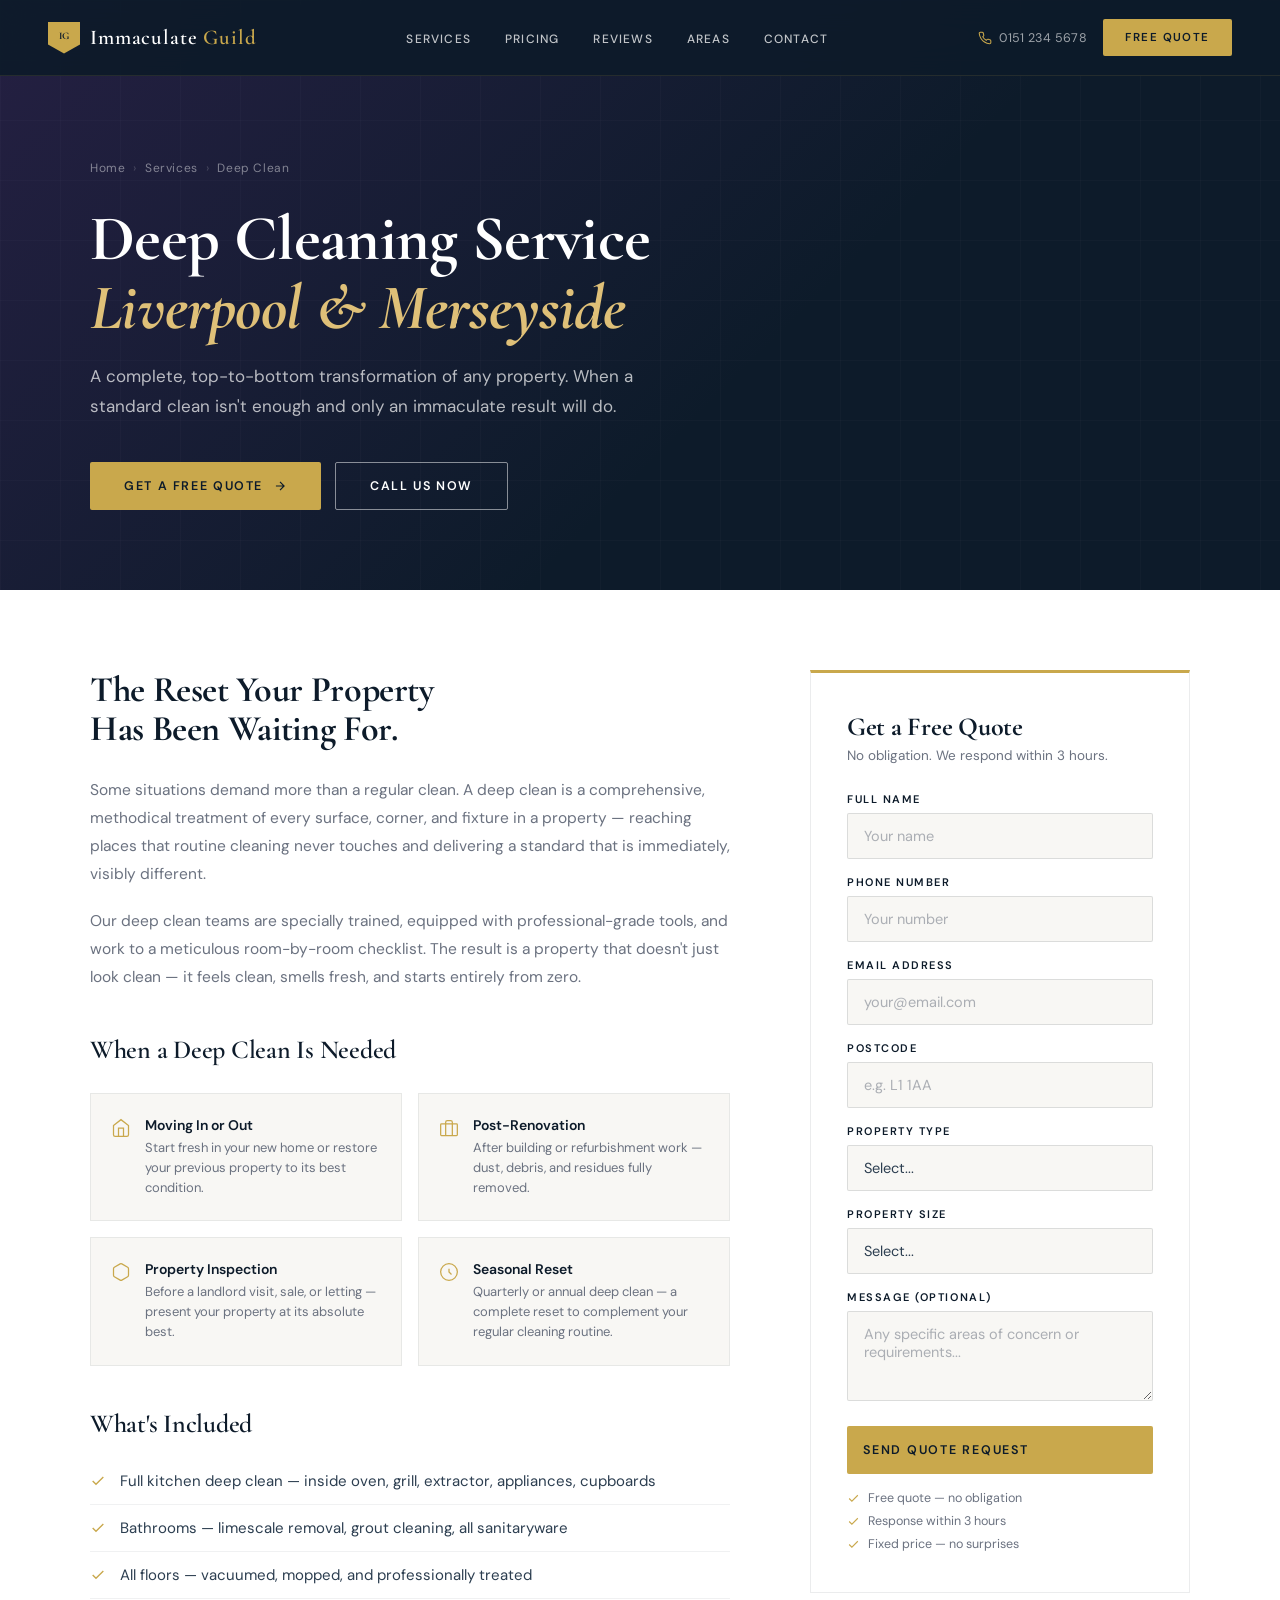
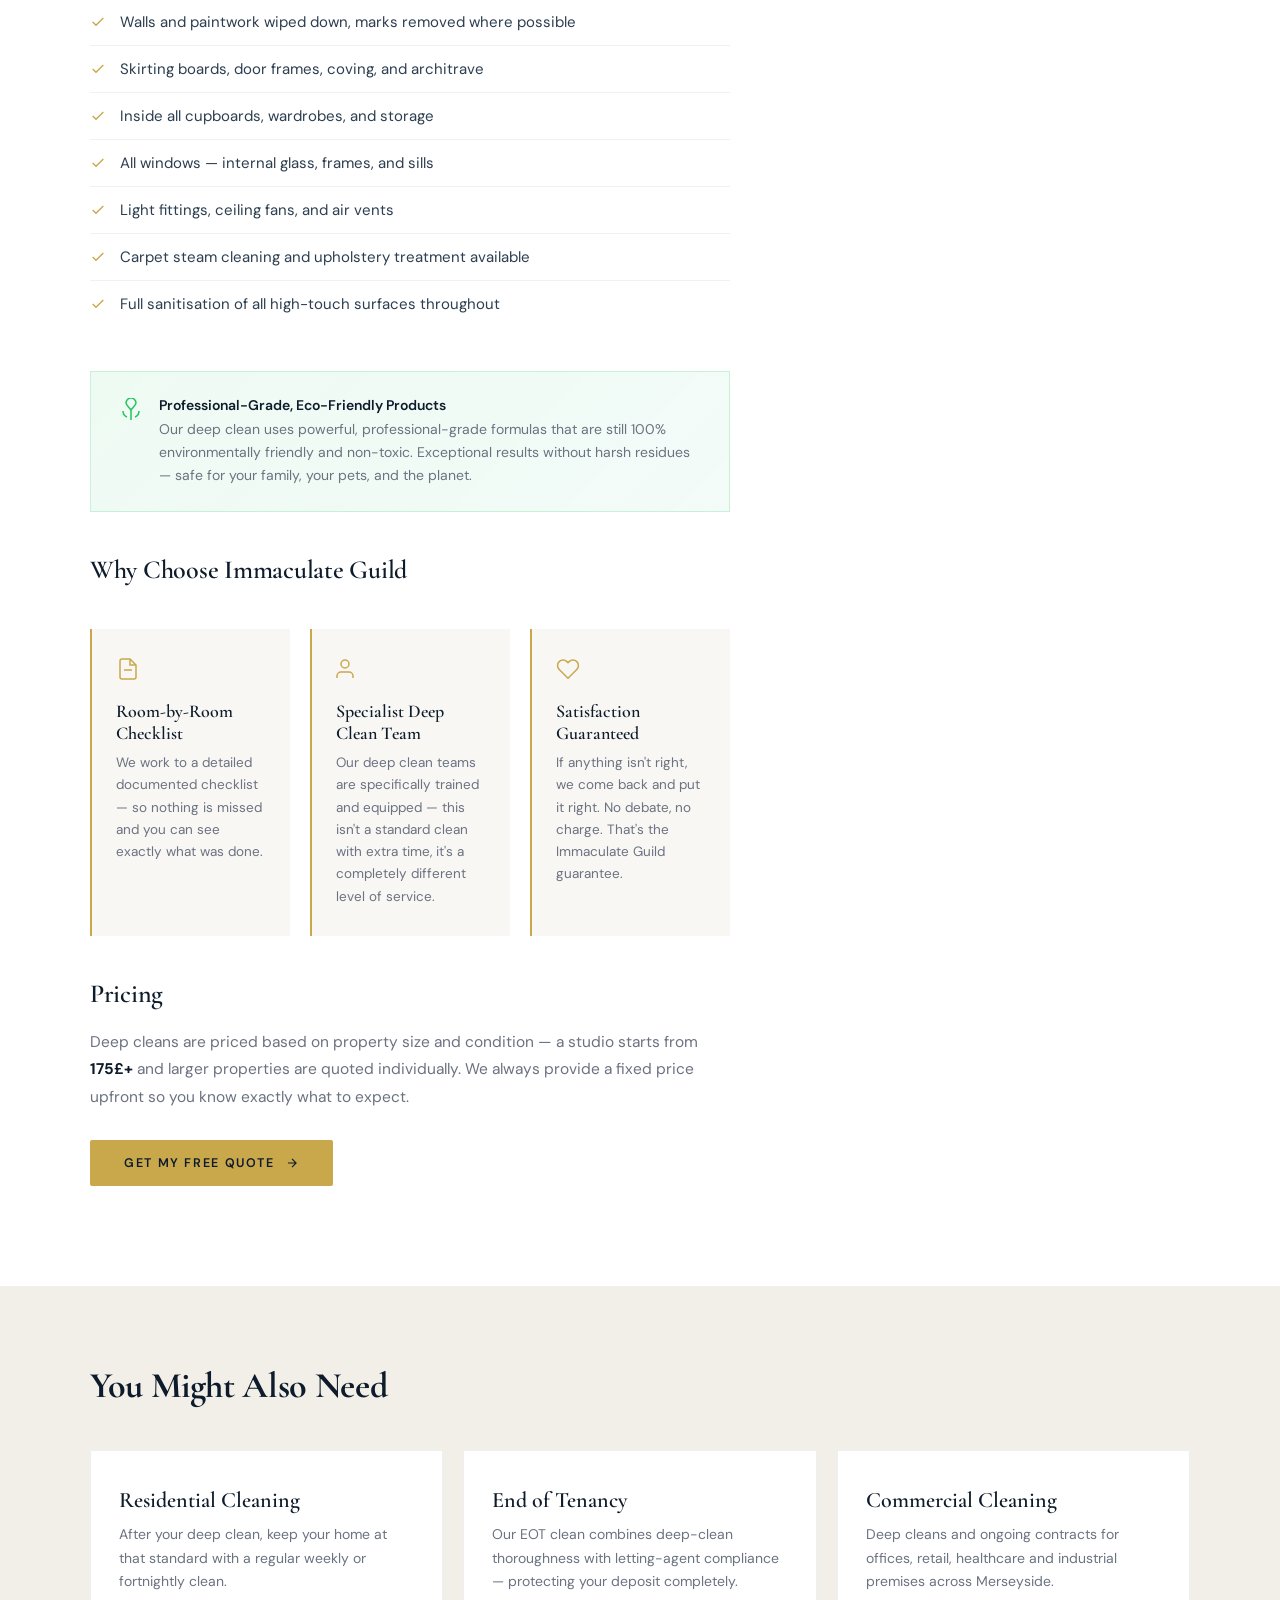
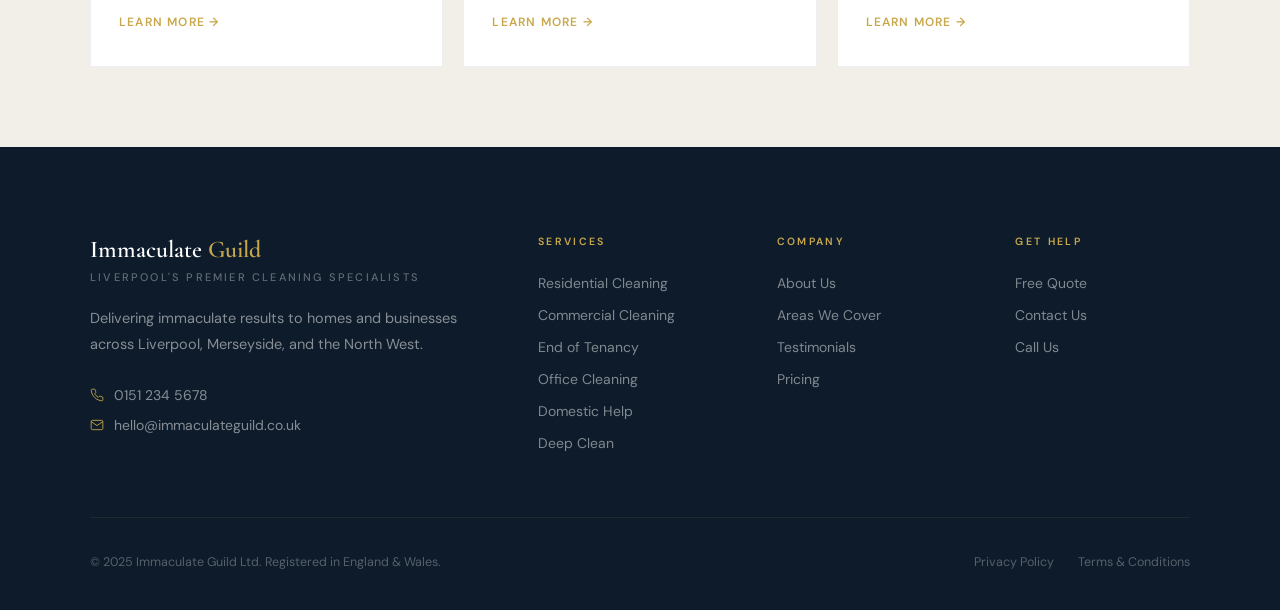
<file: services/deep-clean.html>
<!DOCTYPE html>
<html lang="en-GB">
<head>
  <meta charset="UTF-8"/>
  <meta name="viewport" content="width=device-width,initial-scale=1.0"/>
  <meta name="description" content="Deep cleaning service Liverpool & Merseyside. Top-to-bottom property reset for homes and businesses. Eco-friendly, DBS-checked professionals. Free quote."/>
  <title>Deep Cleaning Liverpool | Immaculate Guild</title>
  <link rel="preconnect" href="https://fonts.googleapis.com"/>
  <link rel="preconnect" href="https://fonts.gstatic.com" crossorigin/>
  <link href="https://fonts.googleapis.com/css2?family=Cormorant+Garamond:ital,wght@0,300;0,400;0,600;0,700;1,400;1,600&family=DM+Sans:opsz,wght@9..40,300;9..40,400;9..40,500;9..40,600&display=swap" rel="stylesheet"/>
  <link rel="stylesheet" href="../css/global.css"/>
  <style>
    .service-hero {
      padding: 160px 0 80px;
      background: var(--navy); position: relative; overflow: hidden;
    }
    .service-hero::before {
      content: ''; position: absolute; inset: 0;
      background: linear-gradient(135deg, rgba(107,45,139,.25) 0%, transparent 60%);
    }
    .service-hero::after {
      content: ''; position: absolute; inset: 0; pointer-events: none;
      background-image: linear-gradient(rgba(255,255,255,.02) 1px,transparent 1px),
                        linear-gradient(90deg,rgba(255,255,255,.02) 1px,transparent 1px);
      background-size: 60px 60px;
    }
    .hero-inner { position: relative; z-index: 2; }
    .breadcrumb {
      display: flex; align-items: center; gap: 8px;
      font-size: 12px; color: rgba(255,255,255,.45); margin-bottom: 28px;
      letter-spacing: .05em;
    }
    .breadcrumb a { color: rgba(255,255,255,.45); transition: color var(--transition); }
    .breadcrumb a:hover { color: var(--gold); }
    .breadcrumb span { color: rgba(255,255,255,.2); }
    .service-hero h1 {
      font-family: 'Cormorant Garamond', serif;
      font-size: clamp(38px, 5.5vw, 64px); font-weight: 700;
      color: #fff; line-height: 1.08; margin-bottom: 20px;
    }
    .service-hero h1 em { font-style: italic; color: var(--gold-lt); }
    .service-hero p {
      font-size: 17px; color: rgba(255,255,255,.7); line-height: 1.75;
      max-width: 560px; margin-bottom: 40px;
    }
    .hero-ctas { display: flex; gap: 14px; flex-wrap: wrap; }

    .service-body { padding: 80px 0 100px; background: var(--white); }
    .service-layout {
      display: grid; grid-template-columns: 1fr 380px; gap: 80px; align-items: start;
    }

    .service-content h2 {
      font-family: 'Cormorant Garamond', serif; font-size: 36px; font-weight: 700;
      color: var(--navy); margin-bottom: 28px;
    }
    .service-content h3 {
      font-family: 'Cormorant Garamond', serif; font-size: 26px; font-weight: 600;
      color: var(--navy); margin: 44px 0 20px;
    }
    .service-content p {
      font-size: 15.5px; color: var(--slate); line-height: 1.8; margin-bottom: 20px;
    }

    .includes-list { list-style: none; margin-bottom: 44px; }
    .includes-list li {
      display: flex; align-items: flex-start; gap: 14px;
      padding: 13px 0; border-bottom: 1px solid rgba(13,27,42,.06);
      font-size: 15px; color: var(--charcoal);
    }
    .includes-list li:last-child { border-bottom: none; }
    .includes-list li svg {
      width: 16px; height: 16px; stroke: var(--gold); stroke-width: 2;
      fill: none; flex-shrink: 0; margin-top: 2px;
    }

    /* Deep clean scenarios */
    .scenarios { display: grid; grid-template-columns: repeat(2,1fr); gap: 16px; margin: 28px 0 44px; }
    .scenario {
      padding: 22px 20px; background: var(--off-white);
      border: 1px solid rgba(13,27,42,.07);
      display: flex; align-items: flex-start; gap: 14px;
    }
    .scenario svg { width: 20px; height: 20px; stroke: var(--gold); stroke-width: 1.5; fill: none; flex-shrink: 0; margin-top: 2px; }
    .scenario div strong { display: block; font-size: 14px; font-weight: 600; color: var(--navy); margin-bottom: 4px; }
    .scenario div p { font-size: 13px; color: var(--slate); line-height: 1.55; margin: 0; }

    .trust-points { display: grid; grid-template-columns: repeat(3,1fr); gap: 20px; margin: 44px 0; }
    .trust-point {
      padding: 28px 24px; background: var(--off-white);
      border-left: 2px solid var(--gold); text-align: left;
    }
    .trust-point svg { width: 24px; height: 24px; stroke: var(--gold); stroke-width: 1.5; fill: none; margin-bottom: 14px; }
    .trust-point h4 { font-family: 'Cormorant Garamond', serif; font-size: 18px; font-weight: 600; color: var(--navy); margin-bottom: 8px; }
    .trust-point p { font-size: 13.5px; color: var(--slate); line-height: 1.65; margin: 0; }

    .eco-banner {
      background: linear-gradient(135deg, rgba(34,197,94,.08), rgba(16,185,129,.05));
      border: 1px solid rgba(34,197,94,.2); padding: 24px 28px;
      display: flex; align-items: flex-start; gap: 16px; margin: 44px 0;
    }
    .eco-banner svg { width: 24px; height: 24px; stroke: #22C55E; stroke-width: 1.5; fill: none; flex-shrink: 0; margin-top: 2px; }
    .eco-banner strong { display: block; font-size: 14px; font-weight: 600; color: var(--navy); margin-bottom: 4px; }
    .eco-banner p { font-size: 14px; color: var(--slate); line-height: 1.65; margin: 0; }

    .quote-sidebar { position: sticky; top: 96px; }
    .quote-card {
      background: var(--white); border: 1px solid rgba(13,27,42,.08);
      border-top: 3px solid var(--gold); padding: 40px 36px;
    }
    .quote-card h3 {
      font-family: 'Cormorant Garamond', serif; font-size: 26px; font-weight: 700;
      color: var(--navy); margin-bottom: 6px;
    }
    .quote-card p { font-size: 13.5px; color: var(--slate); margin-bottom: 28px; }
    .form-group { margin-bottom: 16px; }
    .form-label { display: block; font-size: 11px; font-weight: 600; letter-spacing: .14em; text-transform: uppercase; color: var(--navy); margin-bottom: 7px; }
    .form-input {
      width: 100%; padding: 13px 16px; border: 1px solid rgba(13,27,42,.12);
      background: var(--off-white); font-size: 14.5px; color: var(--charcoal);
      outline: none; transition: border-color var(--transition), background var(--transition);
      border-radius: var(--radius); -webkit-appearance: none;
    }
    .form-input:focus { border-color: var(--gold); background: var(--white); }
    .form-input::placeholder { color: rgba(107,114,128,.55); }
    textarea.form-input { resize: vertical; min-height: 90px; }
    .quote-submit { width: 100%; padding: 16px; font-size: 12.5px; letter-spacing: .14em; margin-top: 4px; }
    .quote-assurance { margin-top: 16px; display: flex; flex-direction: column; gap: 7px; }
    .qa-item { display: flex; align-items: center; gap: 8px; font-size: 12.5px; color: var(--slate); }
    .qa-item svg { width: 13px; height: 13px; stroke: var(--gold); stroke-width: 2; fill: none; flex-shrink: 0; }

    .related { padding: 80px 0; background: var(--pearl); }
    .related h2 { font-family: 'Cormorant Garamond', serif; font-size: 36px; font-weight: 700; color: var(--navy); margin-bottom: 44px; }
    .related-grid { display: grid; grid-template-columns: repeat(3,1fr); gap: 20px; }
    .related-card {
      background: var(--white); padding: 36px 28px;
      border: 1px solid rgba(13,27,42,.07); transition: all var(--transition);
    }
    .related-card:hover { transform: translateY(-4px); box-shadow: 0 16px 40px rgba(13,27,42,.08); }
    .related-card h4 { font-family: 'Cormorant Garamond', serif; font-size: 22px; font-weight: 600; color: var(--navy); margin-bottom: 10px; }
    .related-card p { font-size: 14px; color: var(--slate); line-height: 1.7; margin-bottom: 20px; }
    .related-link { font-size: 12px; font-weight: 600; letter-spacing: .1em; text-transform: uppercase; color: var(--gold); display: flex; align-items: center; gap: 6px; transition: gap var(--transition); }
    .related-card:hover .related-link { gap: 12px; }

    @media (max-width: 1024px) {
      .service-layout { grid-template-columns: 1fr; }
      .quote-sidebar { position: static; }
      .trust-points { grid-template-columns: 1fr; }
      .scenarios { grid-template-columns: 1fr; }
      .related-grid { grid-template-columns: 1fr 1fr; }
    }
    @media (max-width: 600px) {
      .related-grid { grid-template-columns: 1fr; }
      .quote-card { padding: 32px 24px; }
    }
  </style>
</head>
<body>

<div class="mobile-menu" id="mobileMenu">
  <a href="../index.html" onclick="closeMobile()">Home</a>
  <a href="residential.html" onclick="closeMobile()">Services</a>
  <a href="../index.html#pricing" onclick="closeMobile()">Pricing</a>
  <a href="../index.html#testimonials" onclick="closeMobile()">Reviews</a>
  <a href="../index.html#contact" onclick="closeMobile()" style="color:var(--gold)">Get a Quote</a>
</div>

<nav id="nav">
  <a href="../index.html" class="nav-logo">
    <div class="shield"><span>IG</span></div>
    <div class="name">Immaculate <span>Guild</span></div>
  </a>
  <ul class="nav-links">
    <li><a href="../index.html#services">Services</a></li>
    <li><a href="../index.html#pricing">Pricing</a></li>
    <li><a href="../index.html#testimonials">Reviews</a></li>
    <li><a href="../index.html#areas">Areas</a></li>
    <li><a href="../index.html#contact">Contact</a></li>
  </ul>
  <div class="nav-actions">
    <a href="tel:01512345678" class="nav-tel">
      <svg width="14" height="14" viewBox="0 0 24 24" fill="none" stroke="var(--gold)" stroke-width="1.8" stroke-linecap="round"><path d="M22 16.92v3a2 2 0 01-2.18 2 19.79 19.79 0 01-8.63-3.07A19.5 19.5 0 015.13 12.72 19.79 19.79 0 012.12 4.18 2 2 0 014.11 2h3a2 2 0 012 1.72c.127.96.361 1.9.7 2.81a2 2 0 01-.45 2.11L8.09 9.91a16 16 0 006 6l1.27-1.27a2 2 0 012.11-.45c.91.339 1.85.573 2.81.7A2 2 0 0122 16.92z"/></svg>
      0151 234 5678
    </a>
    <a href="../index.html#contact" class="btn btn-gold" style="padding:11px 22px;font-size:11.5px;">Free Quote</a>
  </div>
  <div class="burger" id="burger" onclick="toggleMobile()">
    <span></span><span></span><span></span>
  </div>
</nav>

<section class="service-hero">
  <div class="container hero-inner">
    <div class="breadcrumb">
      <a href="../index.html">Home</a>
      <span>›</span>
      <a href="#">Services</a>
      <span>›</span>
      Deep Clean
    </div>
    <h1>Deep Cleaning Service<br/><em>Liverpool & Merseyside</em></h1>
    <p>A complete, top-to-bottom transformation of any property. When a standard clean isn't enough and only an immaculate result will do.</p>
    <div class="hero-ctas">
      <a href="#quote" class="btn btn-gold">Get a Free Quote <svg viewBox="0 0 24 24" fill="none" stroke="currentColor" stroke-width="2"><path d="M5 12h14M12 5l7 7-7 7"/></svg></a>
      <a href="tel:01512345678" class="btn btn-ghost-white">Call Us Now</a>
    </div>
  </div>
</section>

<section class="service-body">
  <div class="container">
    <div class="service-layout">

      <div class="service-content reveal">

        <h2>The Reset Your Property<br/>Has Been Waiting For.</h2>
        <p>Some situations demand more than a regular clean. A deep clean is a comprehensive, methodical treatment of every surface, corner, and fixture in a property — reaching places that routine cleaning never touches and delivering a standard that is immediately, visibly different.</p>
        <p>Our deep clean teams are specially trained, equipped with professional-grade tools, and work to a meticulous room-by-room checklist. The result is a property that doesn't just look clean — it feels clean, smells fresh, and starts entirely from zero.</p>

        <h3>When a Deep Clean Is Needed</h3>
        <div class="scenarios">
          <div class="scenario">
            <svg viewBox="0 0 24 24"><path d="M3 9l9-7 9 7v11a2 2 0 01-2 2H5a2 2 0 01-2-2z"/><polyline points="9 22 9 12 15 12 15 22"/></svg>
            <div>
              <strong>Moving In or Out</strong>
              <p>Start fresh in your new home or restore your previous property to its best condition.</p>
            </div>
          </div>
          <div class="scenario">
            <svg viewBox="0 0 24 24"><rect x="2" y="7" width="20" height="14" rx="1"/><path d="M16 21V5a2 2 0 00-2-2h-4a2 2 0 00-2 2v16"/></svg>
            <div>
              <strong>Post-Renovation</strong>
              <p>After building or refurbishment work — dust, debris, and residues fully removed.</p>
            </div>
          </div>
          <div class="scenario">
            <svg viewBox="0 0 24 24"><path d="M21 16V8a2 2 0 00-1-1.73l-7-4a2 2 0 00-2 0l-7 4A2 2 0 003 8v8a2 2 0 001 1.73l7 4a2 2 0 002 0l7-4A2 2 0 0021 16z"/></svg>
            <div>
              <strong>Property Inspection</strong>
              <p>Before a landlord visit, sale, or letting — present your property at its absolute best.</p>
            </div>
          </div>
          <div class="scenario">
            <svg viewBox="0 0 24 24"><circle cx="12" cy="12" r="10"/><path d="M12 8v4l3 3"/></svg>
            <div>
              <strong>Seasonal Reset</strong>
              <p>Quarterly or annual deep clean — a complete reset to complement your regular cleaning routine.</p>
            </div>
          </div>
        </div>

        <h3>What's Included</h3>
        <ul class="includes-list">
          <li><svg viewBox="0 0 24 24"><polyline points="20 6 9 17 4 12"/></svg>Full kitchen deep clean — inside oven, grill, extractor, appliances, cupboards</li>
          <li><svg viewBox="0 0 24 24"><polyline points="20 6 9 17 4 12"/></svg>Bathrooms — limescale removal, grout cleaning, all sanitaryware</li>
          <li><svg viewBox="0 0 24 24"><polyline points="20 6 9 17 4 12"/></svg>All floors — vacuumed, mopped, and professionally treated</li>
          <li><svg viewBox="0 0 24 24"><polyline points="20 6 9 17 4 12"/></svg>Walls and paintwork wiped down, marks removed where possible</li>
          <li><svg viewBox="0 0 24 24"><polyline points="20 6 9 17 4 12"/></svg>Skirting boards, door frames, coving, and architrave</li>
          <li><svg viewBox="0 0 24 24"><polyline points="20 6 9 17 4 12"/></svg>Inside all cupboards, wardrobes, and storage</li>
          <li><svg viewBox="0 0 24 24"><polyline points="20 6 9 17 4 12"/></svg>All windows — internal glass, frames, and sills</li>
          <li><svg viewBox="0 0 24 24"><polyline points="20 6 9 17 4 12"/></svg>Light fittings, ceiling fans, and air vents</li>
          <li><svg viewBox="0 0 24 24"><polyline points="20 6 9 17 4 12"/></svg>Carpet steam cleaning and upholstery treatment available</li>
          <li><svg viewBox="0 0 24 24"><polyline points="20 6 9 17 4 12"/></svg>Full sanitisation of all high-touch surfaces throughout</li>
        </ul>

        <div class="eco-banner">
          <svg viewBox="0 0 24 24"><path d="M12 22V12M12 12C10 9 7 7 7 5a5 5 0 0110 0c0 2-3 4-5 7z"/><path d="M8 19c-2.5-1-4-3-4-6"/><path d="M16 19c2.5-1 4-3 4-6"/></svg>
          <div>
            <strong>Professional-Grade, Eco-Friendly Products</strong>
            <p>Our deep clean uses powerful, professional-grade formulas that are still 100% environmentally friendly and non-toxic. Exceptional results without harsh residues — safe for your family, your pets, and the planet.</p>
          </div>
        </div>

        <h3>Why Choose Immaculate Guild</h3>
        <div class="trust-points">
          <div class="trust-point">
            <svg viewBox="0 0 24 24"><path d="M14 2H6a2 2 0 00-2 2v16a2 2 0 002 2h12a2 2 0 002-2V8z"/><polyline points="14 2 14 8 20 8"/><line x1="16" y1="13" x2="8" y2="13"/></svg>
            <h4>Room-by-Room Checklist</h4>
            <p>We work to a detailed documented checklist — so nothing is missed and you can see exactly what was done.</p>
          </div>
          <div class="trust-point">
            <svg viewBox="0 0 24 24"><path d="M17 21v-2a4 4 0 00-4-4H5a4 4 0 00-4 4v2"/><circle cx="9" cy="7" r="4"/></svg>
            <h4>Specialist Deep Clean Team</h4>
            <p>Our deep clean teams are specifically trained and equipped — this isn't a standard clean with extra time, it's a completely different level of service.</p>
          </div>
          <div class="trust-point">
            <svg viewBox="0 0 24 24"><path d="M20.84 4.61a5.5 5.5 0 00-7.78 0L12 5.67l-1.06-1.06a5.5 5.5 0 00-7.78 7.78l1.06 1.06L12 21.23l7.78-7.78 1.06-1.06a5.5 5.5 0 000-7.78z"/></svg>
            <h4>Satisfaction Guaranteed</h4>
            <p>If anything isn't right, we come back and put it right. No debate, no charge. That's the Immaculate Guild guarantee.</p>
          </div>
        </div>

        <h3>Pricing</h3>
        <p>Deep cleans are priced based on property size and condition — a studio starts from <strong style="color:var(--navy)">175£+</strong> and larger properties are quoted individually. We always provide a fixed price upfront so you know exactly what to expect.</p>
        <a href="#quote" class="btn btn-gold" style="margin-top:8px">Get My Free Quote <svg viewBox="0 0 24 24" fill="none" stroke="currentColor" stroke-width="2"><path d="M5 12h14M12 5l7 7-7 7"/></svg></a>

      </div>

      <aside class="quote-sidebar" id="quote">
        <div class="quote-card reveal">
          <h3>Get a Free Quote</h3>
          <p>No obligation. We respond within 3 hours.</p>
          <form>
            <div class="form-group">
              <label class="form-label">Full Name</label>
              <input type="text" class="form-input" placeholder="Your name"/>
            </div>
            <div class="form-group">
              <label class="form-label">Phone Number</label>
              <input type="tel" class="form-input" placeholder="Your number"/>
            </div>
            <div class="form-group">
              <label class="form-label">Email Address</label>
              <input type="email" class="form-input" placeholder="your@email.com"/>
            </div>
            <div class="form-group">
              <label class="form-label">Postcode</label>
              <input type="text" class="form-input" placeholder="e.g. L1 1AA"/>
            </div>
            <div class="form-group">
              <label class="form-label">Property Type</label>
              <select class="form-input">
                <option value="">Select...</option>
                <option>Residential Home</option>
                <option>Commercial Premises</option>
                <option>Rental Property</option>
                <option>Post-Renovation</option>
                <option>Other</option>
              </select>
            </div>
            <div class="form-group">
              <label class="form-label">Property Size</label>
              <select class="form-input">
                <option value="">Select...</option>
                <option>Studio / 1 Bedroom</option>
                <option>2 Bedrooms</option>
                <option>3 Bedrooms</option>
                <option>4+ Bedrooms</option>
                <option>Commercial / Large</option>
              </select>
            </div>
            <div class="form-group">
              <label class="form-label">Message (optional)</label>
              <textarea class="form-input" placeholder="Any specific areas of concern or requirements..."></textarea>
            </div>
            <button type="submit" class="btn btn-gold quote-submit">Send Quote Request</button>
          </form>
          <div class="quote-assurance">
            <div class="qa-item"><svg viewBox="0 0 24 24"><polyline points="20 6 9 17 4 12"/></svg>Free quote — no obligation</div>
            <div class="qa-item"><svg viewBox="0 0 24 24"><polyline points="20 6 9 17 4 12"/></svg>Response within 3 hours</div>
            <div class="qa-item"><svg viewBox="0 0 24 24"><polyline points="20 6 9 17 4 12"/></svg>Fixed price — no surprises</div>
          </div>
        </div>
      </aside>

    </div>
  </div>
</section>

<section class="related">
  <div class="container">
    <h2 class="reveal">You Might Also Need</h2>
    <div class="related-grid">
      <div class="related-card reveal">
        <h4>Residential Cleaning</h4>
        <p>After your deep clean, keep your home at that standard with a regular weekly or fortnightly clean.</p>
        <a href="residential.html" class="related-link">Learn More →</a>
      </div>
      <div class="related-card reveal reveal-d1">
        <h4>End of Tenancy</h4>
        <p>Our EOT clean combines deep-clean thoroughness with letting-agent compliance — protecting your deposit completely.</p>
        <a href="end-of-tenancy.html" class="related-link">Learn More →</a>
      </div>
      <div class="related-card reveal reveal-d2">
        <h4>Commercial Cleaning</h4>
        <p>Deep cleans and ongoing contracts for offices, retail, healthcare and industrial premises across Merseyside.</p>
        <a href="commercial.html" class="related-link">Learn More →</a>
      </div>
    </div>
  </div>
</section>

<footer id="footer">
  <div class="container">
    <div class="footer-top">
      <div>
        <div class="footer-logo">Immaculate <span>Guild</span></div>
        <div class="footer-tagline">Liverpool's Premier Cleaning Specialists</div>
        <p class="footer-about">Delivering immaculate results to homes and businesses across Liverpool, Merseyside, and the North West.</p>
        <div class="footer-contacts">
          <a href="tel:01512345678" class="footer-contact-item"><svg viewBox="0 0 24 24"><path d="M22 16.92v3a2 2 0 01-2.18 2 19.79 19.79 0 01-8.63-3.07A19.5 19.5 0 015.13 12.72 19.79 19.79 0 012.12 4.18 2 2 0 014.11 2h3a2 2 0 012 1.72c.127.96.361 1.9.7 2.81a2 2 0 01-.45 2.11L8.09 9.91a16 16 0 006 6l1.27-1.27a2 2 0 012.11-.45c.91.339 1.85.573 2.81.7A2 2 0 0122 16.92z"/></svg>0151 234 5678</a>
          <a href="mailto:hello@immaculateguild.co.uk" class="footer-contact-item"><svg viewBox="0 0 24 24"><path d="M4 4h16c1.1 0 2 .9 2 2v12c0 1.1-.9 2-2 2H4c-1.1 0-2-.9-2-2V6c0-1.1.9-2 2-2z"/><polyline points="22,6 12,13 2,6"/></svg>hello@immaculateguild.co.uk</a>
        </div>
      </div>
      <div class="footer-col"><h4>Services</h4><ul>
        <li><a href="residential.html">Residential Cleaning</a></li>
        <li><a href="commercial.html">Commercial Cleaning</a></li>
        <li><a href="end-of-tenancy.html">End of Tenancy</a></li>
        <li><a href="office-cleaning.html">Office Cleaning</a></li>
        <li><a href="domestic-help.html">Domestic Help</a></li>
        <li><a href="deep-clean.html">Deep Clean</a></li>
      </ul></div>
      <div class="footer-col"><h4>Company</h4><ul>
        <li><a href="../index.html#standard">About Us</a></li>
        <li><a href="../index.html#areas">Areas We Cover</a></li>
        <li><a href="../index.html#testimonials">Testimonials</a></li>
        <li><a href="../index.html#pricing">Pricing</a></li>
      </ul></div>
      <div class="footer-col"><h4>Get Help</h4><ul>
        <li><a href="#quote">Free Quote</a></li>
        <li><a href="../index.html#contact">Contact Us</a></li>
        <li><a href="tel:01512345678">Call Us</a></li>
      </ul></div>
    </div>
    <div class="footer-bottom">
      <span>© 2025 Immaculate Guild Ltd. Registered in England & Wales.</span>
      <div class="footer-legal">
        <a href="../privacy-policy.html">Privacy Policy</a>
        <a href="../terms.html">Terms & Conditions</a>
      </div>
    </div>
  </div>
</footer>

<script src="../js/main.js"></script>
</body>
</html>
</file>
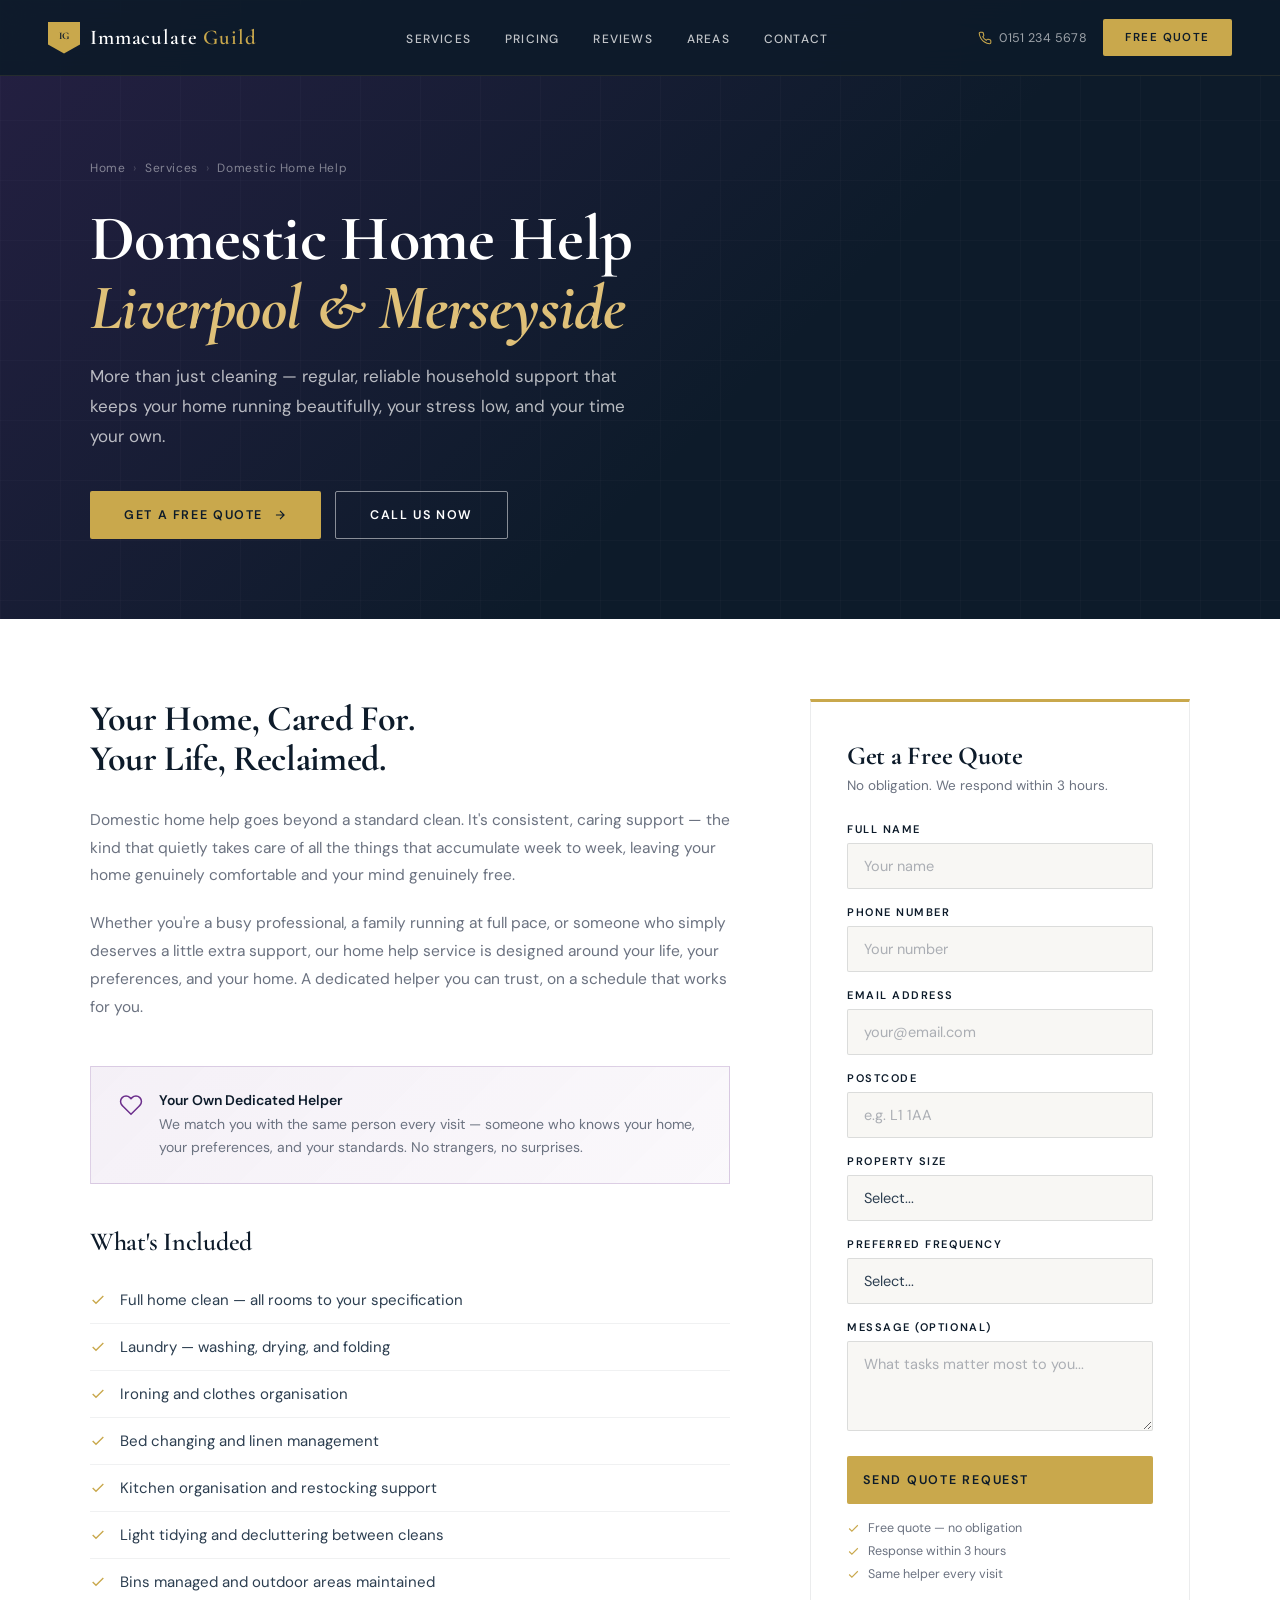
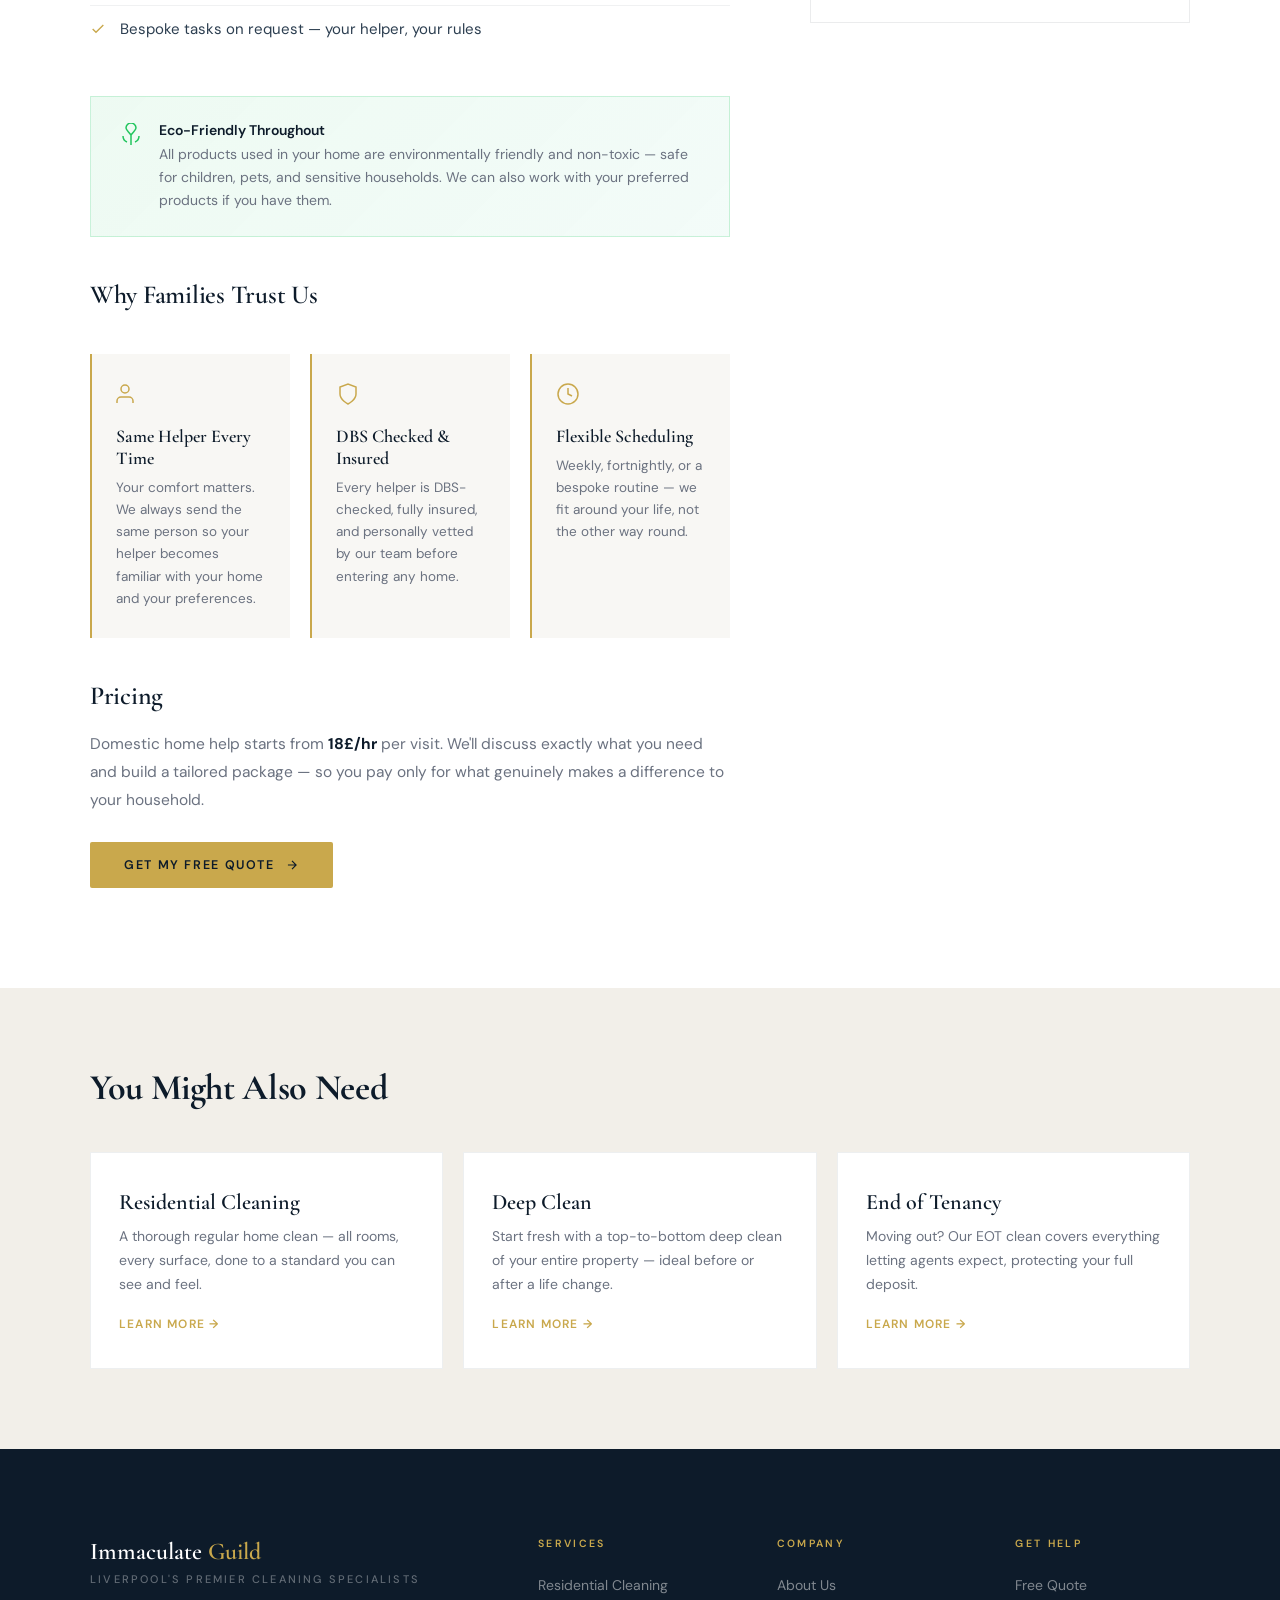
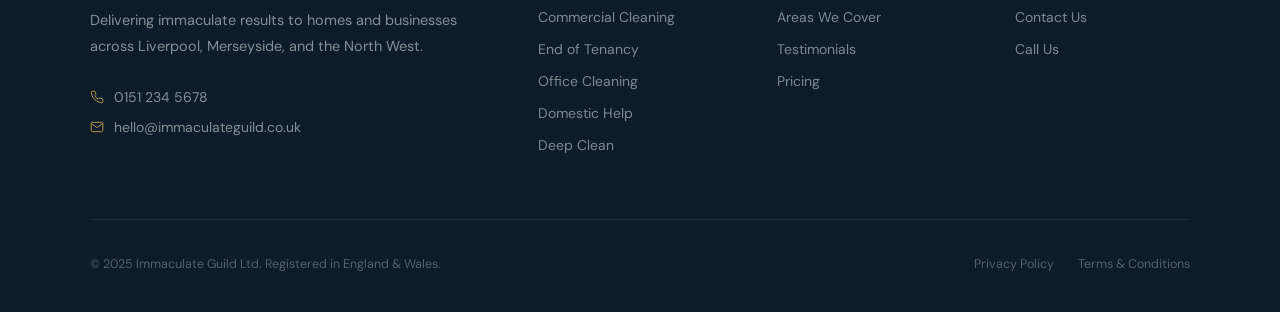
<file: services/domestic-help.html>
<!DOCTYPE html>
<html lang="en-GB">
<head>
  <meta charset="UTF-8"/>
  <meta name="viewport" content="width=device-width,initial-scale=1.0"/>
  <meta name="description" content="Domestic home help in Liverpool & Merseyside. Regular household support — cleaning, laundry, ironing, and more. Trusted, DBS-checked team. Free quote today."/>
  <title>Domestic Home Help Liverpool | Immaculate Guild</title>
  <link rel="preconnect" href="https://fonts.googleapis.com"/>
  <link rel="preconnect" href="https://fonts.gstatic.com" crossorigin/>
  <link href="https://fonts.googleapis.com/css2?family=Cormorant+Garamond:ital,wght@0,300;0,400;0,600;0,700;1,400;1,600&family=DM+Sans:opsz,wght@9..40,300;9..40,400;9..40,500;9..40,600&display=swap" rel="stylesheet"/>
  <link rel="stylesheet" href="../css/global.css"/>
  <style>
    .service-hero {
      padding: 160px 0 80px;
      background: var(--navy); position: relative; overflow: hidden;
    }
    .service-hero::before {
      content: ''; position: absolute; inset: 0;
      background: linear-gradient(135deg, rgba(107,45,139,.25) 0%, transparent 60%);
    }
    .service-hero::after {
      content: ''; position: absolute; inset: 0; pointer-events: none;
      background-image: linear-gradient(rgba(255,255,255,.02) 1px,transparent 1px),
                        linear-gradient(90deg,rgba(255,255,255,.02) 1px,transparent 1px);
      background-size: 60px 60px;
    }
    .hero-inner { position: relative; z-index: 2; }
    .breadcrumb {
      display: flex; align-items: center; gap: 8px;
      font-size: 12px; color: rgba(255,255,255,.45); margin-bottom: 28px;
      letter-spacing: .05em;
    }
    .breadcrumb a { color: rgba(255,255,255,.45); transition: color var(--transition); }
    .breadcrumb a:hover { color: var(--gold); }
    .breadcrumb span { color: rgba(255,255,255,.2); }
    .service-hero h1 {
      font-family: 'Cormorant Garamond', serif;
      font-size: clamp(38px, 5.5vw, 64px); font-weight: 700;
      color: #fff; line-height: 1.08; margin-bottom: 20px;
    }
    .service-hero h1 em { font-style: italic; color: var(--gold-lt); }
    .service-hero p {
      font-size: 17px; color: rgba(255,255,255,.7); line-height: 1.75;
      max-width: 560px; margin-bottom: 40px;
    }
    .hero-ctas { display: flex; gap: 14px; flex-wrap: wrap; }

    .service-body { padding: 80px 0 100px; background: var(--white); }
    .service-layout {
      display: grid; grid-template-columns: 1fr 380px; gap: 80px; align-items: start;
    }

    .service-content h2 {
      font-family: 'Cormorant Garamond', serif; font-size: 36px; font-weight: 700;
      color: var(--navy); margin-bottom: 28px;
    }
    .service-content h3 {
      font-family: 'Cormorant Garamond', serif; font-size: 26px; font-weight: 600;
      color: var(--navy); margin: 44px 0 20px;
    }
    .service-content p {
      font-size: 15.5px; color: var(--slate); line-height: 1.8; margin-bottom: 20px;
    }

    .includes-list { list-style: none; margin-bottom: 44px; }
    .includes-list li {
      display: flex; align-items: flex-start; gap: 14px;
      padding: 13px 0; border-bottom: 1px solid rgba(13,27,42,.06);
      font-size: 15px; color: var(--charcoal);
    }
    .includes-list li:last-child { border-bottom: none; }
    .includes-list li svg {
      width: 16px; height: 16px; stroke: var(--gold); stroke-width: 2;
      fill: none; flex-shrink: 0; margin-top: 2px;
    }

    /* Warm comfort banner */
    .comfort-banner {
      background: linear-gradient(135deg, rgba(107,45,139,.07), rgba(107,45,139,.03));
      border: 1px solid rgba(107,45,139,.2); padding: 24px 28px;
      display: flex; align-items: flex-start; gap: 16px; margin: 44px 0;
    }
    .comfort-banner svg { width: 24px; height: 24px; stroke: var(--purple); stroke-width: 1.5; fill: none; flex-shrink: 0; margin-top: 2px; }
    .comfort-banner strong { display: block; font-size: 14px; font-weight: 600; color: var(--navy); margin-bottom: 4px; }
    .comfort-banner p { font-size: 14px; color: var(--slate); line-height: 1.65; margin: 0; }

    .trust-points { display: grid; grid-template-columns: repeat(3,1fr); gap: 20px; margin: 44px 0; }
    .trust-point {
      padding: 28px 24px; background: var(--off-white);
      border-left: 2px solid var(--gold); text-align: left;
    }
    .trust-point svg { width: 24px; height: 24px; stroke: var(--gold); stroke-width: 1.5; fill: none; margin-bottom: 14px; }
    .trust-point h4 { font-family: 'Cormorant Garamond', serif; font-size: 18px; font-weight: 600; color: var(--navy); margin-bottom: 8px; }
    .trust-point p { font-size: 13.5px; color: var(--slate); line-height: 1.65; margin: 0; }

    .eco-banner {
      background: linear-gradient(135deg, rgba(34,197,94,.08), rgba(16,185,129,.05));
      border: 1px solid rgba(34,197,94,.2); padding: 24px 28px;
      display: flex; align-items: flex-start; gap: 16px; margin: 44px 0;
    }
    .eco-banner svg { width: 24px; height: 24px; stroke: #22C55E; stroke-width: 1.5; fill: none; flex-shrink: 0; margin-top: 2px; }
    .eco-banner strong { display: block; font-size: 14px; font-weight: 600; color: var(--navy); margin-bottom: 4px; }
    .eco-banner p { font-size: 14px; color: var(--slate); line-height: 1.65; margin: 0; }

    .quote-sidebar { position: sticky; top: 96px; }
    .quote-card {
      background: var(--white); border: 1px solid rgba(13,27,42,.08);
      border-top: 3px solid var(--gold); padding: 40px 36px;
    }
    .quote-card h3 {
      font-family: 'Cormorant Garamond', serif; font-size: 26px; font-weight: 700;
      color: var(--navy); margin-bottom: 6px;
    }
    .quote-card p { font-size: 13.5px; color: var(--slate); margin-bottom: 28px; }
    .form-group { margin-bottom: 16px; }
    .form-label { display: block; font-size: 11px; font-weight: 600; letter-spacing: .14em; text-transform: uppercase; color: var(--navy); margin-bottom: 7px; }
    .form-input {
      width: 100%; padding: 13px 16px; border: 1px solid rgba(13,27,42,.12);
      background: var(--off-white); font-size: 14.5px; color: var(--charcoal);
      outline: none; transition: border-color var(--transition), background var(--transition);
      border-radius: var(--radius); -webkit-appearance: none;
    }
    .form-input:focus { border-color: var(--gold); background: var(--white); }
    .form-input::placeholder { color: rgba(107,114,128,.55); }
    textarea.form-input { resize: vertical; min-height: 90px; }
    .quote-submit { width: 100%; padding: 16px; font-size: 12.5px; letter-spacing: .14em; margin-top: 4px; }
    .quote-assurance { margin-top: 16px; display: flex; flex-direction: column; gap: 7px; }
    .qa-item { display: flex; align-items: center; gap: 8px; font-size: 12.5px; color: var(--slate); }
    .qa-item svg { width: 13px; height: 13px; stroke: var(--gold); stroke-width: 2; fill: none; flex-shrink: 0; }

    .related { padding: 80px 0; background: var(--pearl); }
    .related h2 { font-family: 'Cormorant Garamond', serif; font-size: 36px; font-weight: 700; color: var(--navy); margin-bottom: 44px; }
    .related-grid { display: grid; grid-template-columns: repeat(3,1fr); gap: 20px; }
    .related-card {
      background: var(--white); padding: 36px 28px;
      border: 1px solid rgba(13,27,42,.07); transition: all var(--transition);
    }
    .related-card:hover { transform: translateY(-4px); box-shadow: 0 16px 40px rgba(13,27,42,.08); }
    .related-card h4 { font-family: 'Cormorant Garamond', serif; font-size: 22px; font-weight: 600; color: var(--navy); margin-bottom: 10px; }
    .related-card p { font-size: 14px; color: var(--slate); line-height: 1.7; margin-bottom: 20px; }
    .related-link { font-size: 12px; font-weight: 600; letter-spacing: .1em; text-transform: uppercase; color: var(--gold); display: flex; align-items: center; gap: 6px; transition: gap var(--transition); }
    .related-card:hover .related-link { gap: 12px; }

    @media (max-width: 1024px) {
      .service-layout { grid-template-columns: 1fr; }
      .quote-sidebar { position: static; }
      .trust-points { grid-template-columns: 1fr; }
      .related-grid { grid-template-columns: 1fr 1fr; }
    }
    @media (max-width: 600px) {
      .related-grid { grid-template-columns: 1fr; }
      .quote-card { padding: 32px 24px; }
    }
  </style>
</head>
<body>

<div class="mobile-menu" id="mobileMenu">
  <a href="../index.html" onclick="closeMobile()">Home</a>
  <a href="residential.html" onclick="closeMobile()">Services</a>
  <a href="../index.html#pricing" onclick="closeMobile()">Pricing</a>
  <a href="../index.html#testimonials" onclick="closeMobile()">Reviews</a>
  <a href="../index.html#contact" onclick="closeMobile()" style="color:var(--gold)">Get a Quote</a>
</div>

<nav id="nav">
  <a href="../index.html" class="nav-logo">
    <div class="shield"><span>IG</span></div>
    <div class="name">Immaculate <span>Guild</span></div>
  </a>
  <ul class="nav-links">
    <li><a href="../index.html#services">Services</a></li>
    <li><a href="../index.html#pricing">Pricing</a></li>
    <li><a href="../index.html#testimonials">Reviews</a></li>
    <li><a href="../index.html#areas">Areas</a></li>
    <li><a href="../index.html#contact">Contact</a></li>
  </ul>
  <div class="nav-actions">
    <a href="tel:01512345678" class="nav-tel">
      <svg width="14" height="14" viewBox="0 0 24 24" fill="none" stroke="var(--gold)" stroke-width="1.8" stroke-linecap="round"><path d="M22 16.92v3a2 2 0 01-2.18 2 19.79 19.79 0 01-8.63-3.07A19.5 19.5 0 015.13 12.72 19.79 19.79 0 012.12 4.18 2 2 0 014.11 2h3a2 2 0 012 1.72c.127.96.361 1.9.7 2.81a2 2 0 01-.45 2.11L8.09 9.91a16 16 0 006 6l1.27-1.27a2 2 0 012.11-.45c.91.339 1.85.573 2.81.7A2 2 0 0122 16.92z"/></svg>
      0151 234 5678
    </a>
    <a href="../index.html#contact" class="btn btn-gold" style="padding:11px 22px;font-size:11.5px;">Free Quote</a>
  </div>
  <div class="burger" id="burger" onclick="toggleMobile()">
    <span></span><span></span><span></span>
  </div>
</nav>

<section class="service-hero">
  <div class="container hero-inner">
    <div class="breadcrumb">
      <a href="../index.html">Home</a>
      <span>›</span>
      <a href="#">Services</a>
      <span>›</span>
      Domestic Home Help
    </div>
    <h1>Domestic Home Help<br/><em>Liverpool & Merseyside</em></h1>
    <p>More than just cleaning — regular, reliable household support that keeps your home running beautifully, your stress low, and your time your own.</p>
    <div class="hero-ctas">
      <a href="#quote" class="btn btn-gold">Get a Free Quote <svg viewBox="0 0 24 24" fill="none" stroke="currentColor" stroke-width="2"><path d="M5 12h14M12 5l7 7-7 7"/></svg></a>
      <a href="tel:01512345678" class="btn btn-ghost-white">Call Us Now</a>
    </div>
  </div>
</section>

<section class="service-body">
  <div class="container">
    <div class="service-layout">

      <div class="service-content reveal">

        <h2>Your Home, Cared For.<br/>Your Life, Reclaimed.</h2>
        <p>Domestic home help goes beyond a standard clean. It's consistent, caring support — the kind that quietly takes care of all the things that accumulate week to week, leaving your home genuinely comfortable and your mind genuinely free.</p>
        <p>Whether you're a busy professional, a family running at full pace, or someone who simply deserves a little extra support, our home help service is designed around your life, your preferences, and your home. A dedicated helper you can trust, on a schedule that works for you.</p>

        <div class="comfort-banner">
          <svg viewBox="0 0 24 24"><path d="M20.84 4.61a5.5 5.5 0 00-7.78 0L12 5.67l-1.06-1.06a5.5 5.5 0 00-7.78 7.78l1.06 1.06L12 21.23l7.78-7.78 1.06-1.06a5.5 5.5 0 000-7.78z"/></svg>
          <div>
            <strong>Your Own Dedicated Helper</strong>
            <p>We match you with the same person every visit — someone who knows your home, your preferences, and your standards. No strangers, no surprises.</p>
          </div>
        </div>

        <h3>What's Included</h3>
        <ul class="includes-list">
          <li><svg viewBox="0 0 24 24"><polyline points="20 6 9 17 4 12"/></svg>Full home clean — all rooms to your specification</li>
          <li><svg viewBox="0 0 24 24"><polyline points="20 6 9 17 4 12"/></svg>Laundry — washing, drying, and folding</li>
          <li><svg viewBox="0 0 24 24"><polyline points="20 6 9 17 4 12"/></svg>Ironing and clothes organisation</li>
          <li><svg viewBox="0 0 24 24"><polyline points="20 6 9 17 4 12"/></svg>Bed changing and linen management</li>
          <li><svg viewBox="0 0 24 24"><polyline points="20 6 9 17 4 12"/></svg>Kitchen organisation and restocking support</li>
          <li><svg viewBox="0 0 24 24"><polyline points="20 6 9 17 4 12"/></svg>Light tidying and decluttering between cleans</li>
          <li><svg viewBox="0 0 24 24"><polyline points="20 6 9 17 4 12"/></svg>Bins managed and outdoor areas maintained</li>
          <li><svg viewBox="0 0 24 24"><polyline points="20 6 9 17 4 12"/></svg>Bespoke tasks on request — your helper, your rules</li>
        </ul>

        <div class="eco-banner">
          <svg viewBox="0 0 24 24"><path d="M12 22V12M12 12C10 9 7 7 7 5a5 5 0 0110 0c0 2-3 4-5 7z"/><path d="M8 19c-2.5-1-4-3-4-6"/><path d="M16 19c2.5-1 4-3 4-6"/></svg>
          <div>
            <strong>Eco-Friendly Throughout</strong>
            <p>All products used in your home are environmentally friendly and non-toxic — safe for children, pets, and sensitive households. We can also work with your preferred products if you have them.</p>
          </div>
        </div>

        <h3>Why Families Trust Us</h3>
        <div class="trust-points">
          <div class="trust-point">
            <svg viewBox="0 0 24 24"><path d="M17 21v-2a4 4 0 00-4-4H5a4 4 0 00-4 4v2"/><circle cx="9" cy="7" r="4"/></svg>
            <h4>Same Helper Every Time</h4>
            <p>Your comfort matters. We always send the same person so your helper becomes familiar with your home and your preferences.</p>
          </div>
          <div class="trust-point">
            <svg viewBox="0 0 24 24"><path d="M12 22s8-4 8-10V5l-8-3-8 3v7c0 6 8 10 8 10z"/></svg>
            <h4>DBS Checked & Insured</h4>
            <p>Every helper is DBS-checked, fully insured, and personally vetted by our team before entering any home.</p>
          </div>
          <div class="trust-point">
            <svg viewBox="0 0 24 24"><circle cx="12" cy="12" r="10"/><polyline points="12 6 12 12 16 14"/></svg>
            <h4>Flexible Scheduling</h4>
            <p>Weekly, fortnightly, or a bespoke routine — we fit around your life, not the other way round.</p>
          </div>
        </div>

        <h3>Pricing</h3>
        <p>Domestic home help starts from <strong style="color:var(--navy)">18£/hr</strong> per visit. We'll discuss exactly what you need and build a tailored package — so you pay only for what genuinely makes a difference to your household.</p>
        <a href="#quote" class="btn btn-gold" style="margin-top:8px">Get My Free Quote <svg viewBox="0 0 24 24" fill="none" stroke="currentColor" stroke-width="2"><path d="M5 12h14M12 5l7 7-7 7"/></svg></a>

      </div>

      <aside class="quote-sidebar" id="quote">
        <div class="quote-card reveal">
          <h3>Get a Free Quote</h3>
          <p>No obligation. We respond within 3 hours.</p>
          <form>
            <div class="form-group">
              <label class="form-label">Full Name</label>
              <input type="text" class="form-input" placeholder="Your name"/>
            </div>
            <div class="form-group">
              <label class="form-label">Phone Number</label>
              <input type="tel" class="form-input" placeholder="Your number"/>
            </div>
            <div class="form-group">
              <label class="form-label">Email Address</label>
              <input type="email" class="form-input" placeholder="your@email.com"/>
            </div>
            <div class="form-group">
              <label class="form-label">Postcode</label>
              <input type="text" class="form-input" placeholder="e.g. L1 1AA"/>
            </div>
            <div class="form-group">
              <label class="form-label">Property Size</label>
              <select class="form-input">
                <option value="">Select...</option>
                <option>Studio / 1 Bedroom</option>
                <option>2 Bedrooms</option>
                <option>3 Bedrooms</option>
                <option>4+ Bedrooms</option>
              </select>
            </div>
            <div class="form-group">
              <label class="form-label">Preferred Frequency</label>
              <select class="form-input">
                <option value="">Select...</option>
                <option>Weekly</option>
                <option>Fortnightly</option>
                <option>Monthly</option>
                <option>Custom</option>
              </select>
            </div>
            <div class="form-group">
              <label class="form-label">Message (optional)</label>
              <textarea class="form-input" placeholder="What tasks matter most to you..."></textarea>
            </div>
            <button type="submit" class="btn btn-gold quote-submit">Send Quote Request</button>
          </form>
          <div class="quote-assurance">
            <div class="qa-item"><svg viewBox="0 0 24 24"><polyline points="20 6 9 17 4 12"/></svg>Free quote — no obligation</div>
            <div class="qa-item"><svg viewBox="0 0 24 24"><polyline points="20 6 9 17 4 12"/></svg>Response within 3 hours</div>
            <div class="qa-item"><svg viewBox="0 0 24 24"><polyline points="20 6 9 17 4 12"/></svg>Same helper every visit</div>
          </div>
        </div>
      </aside>

    </div>
  </div>
</section>

<section class="related">
  <div class="container">
    <h2 class="reveal">You Might Also Need</h2>
    <div class="related-grid">
      <div class="related-card reveal">
        <h4>Residential Cleaning</h4>
        <p>A thorough regular home clean — all rooms, every surface, done to a standard you can see and feel.</p>
        <a href="residential.html" class="related-link">Learn More →</a>
      </div>
      <div class="related-card reveal reveal-d1">
        <h4>Deep Clean</h4>
        <p>Start fresh with a top-to-bottom deep clean of your entire property — ideal before or after a life change.</p>
        <a href="deep-clean.html" class="related-link">Learn More →</a>
      </div>
      <div class="related-card reveal reveal-d2">
        <h4>End of Tenancy</h4>
        <p>Moving out? Our EOT clean covers everything letting agents expect, protecting your full deposit.</p>
        <a href="end-of-tenancy.html" class="related-link">Learn More →</a>
      </div>
    </div>
  </div>
</section>

<footer id="footer">
  <div class="container">
    <div class="footer-top">
      <div>
        <div class="footer-logo">Immaculate <span>Guild</span></div>
        <div class="footer-tagline">Liverpool's Premier Cleaning Specialists</div>
        <p class="footer-about">Delivering immaculate results to homes and businesses across Liverpool, Merseyside, and the North West.</p>
        <div class="footer-contacts">
          <a href="tel:01512345678" class="footer-contact-item"><svg viewBox="0 0 24 24"><path d="M22 16.92v3a2 2 0 01-2.18 2 19.79 19.79 0 01-8.63-3.07A19.5 19.5 0 015.13 12.72 19.79 19.79 0 012.12 4.18 2 2 0 014.11 2h3a2 2 0 012 1.72c.127.96.361 1.9.7 2.81a2 2 0 01-.45 2.11L8.09 9.91a16 16 0 006 6l1.27-1.27a2 2 0 012.11-.45c.91.339 1.85.573 2.81.7A2 2 0 0122 16.92z"/></svg>0151 234 5678</a>
          <a href="mailto:hello@immaculateguild.co.uk" class="footer-contact-item"><svg viewBox="0 0 24 24"><path d="M4 4h16c1.1 0 2 .9 2 2v12c0 1.1-.9 2-2 2H4c-1.1 0-2-.9-2-2V6c0-1.1.9-2 2-2z"/><polyline points="22,6 12,13 2,6"/></svg>hello@immaculateguild.co.uk</a>
        </div>
      </div>
      <div class="footer-col"><h4>Services</h4><ul>
        <li><a href="residential.html">Residential Cleaning</a></li>
        <li><a href="commercial.html">Commercial Cleaning</a></li>
        <li><a href="end-of-tenancy.html">End of Tenancy</a></li>
        <li><a href="office-cleaning.html">Office Cleaning</a></li>
        <li><a href="domestic-help.html">Domestic Help</a></li>
        <li><a href="deep-clean.html">Deep Clean</a></li>
      </ul></div>
      <div class="footer-col"><h4>Company</h4><ul>
        <li><a href="../index.html#standard">About Us</a></li>
        <li><a href="../index.html#areas">Areas We Cover</a></li>
        <li><a href="../index.html#testimonials">Testimonials</a></li>
        <li><a href="../index.html#pricing">Pricing</a></li>
      </ul></div>
      <div class="footer-col"><h4>Get Help</h4><ul>
        <li><a href="#quote">Free Quote</a></li>
        <li><a href="../index.html#contact">Contact Us</a></li>
        <li><a href="tel:01512345678">Call Us</a></li>
      </ul></div>
    </div>
    <div class="footer-bottom">
      <span>© 2025 Immaculate Guild Ltd. Registered in England & Wales.</span>
      <div class="footer-legal">
        <a href="../privacy-policy.html">Privacy Policy</a>
        <a href="../terms.html">Terms & Conditions</a>
      </div>
    </div>
  </div>
</footer>

<script src="../js/main.js"></script>
</body>
</html>
</file>
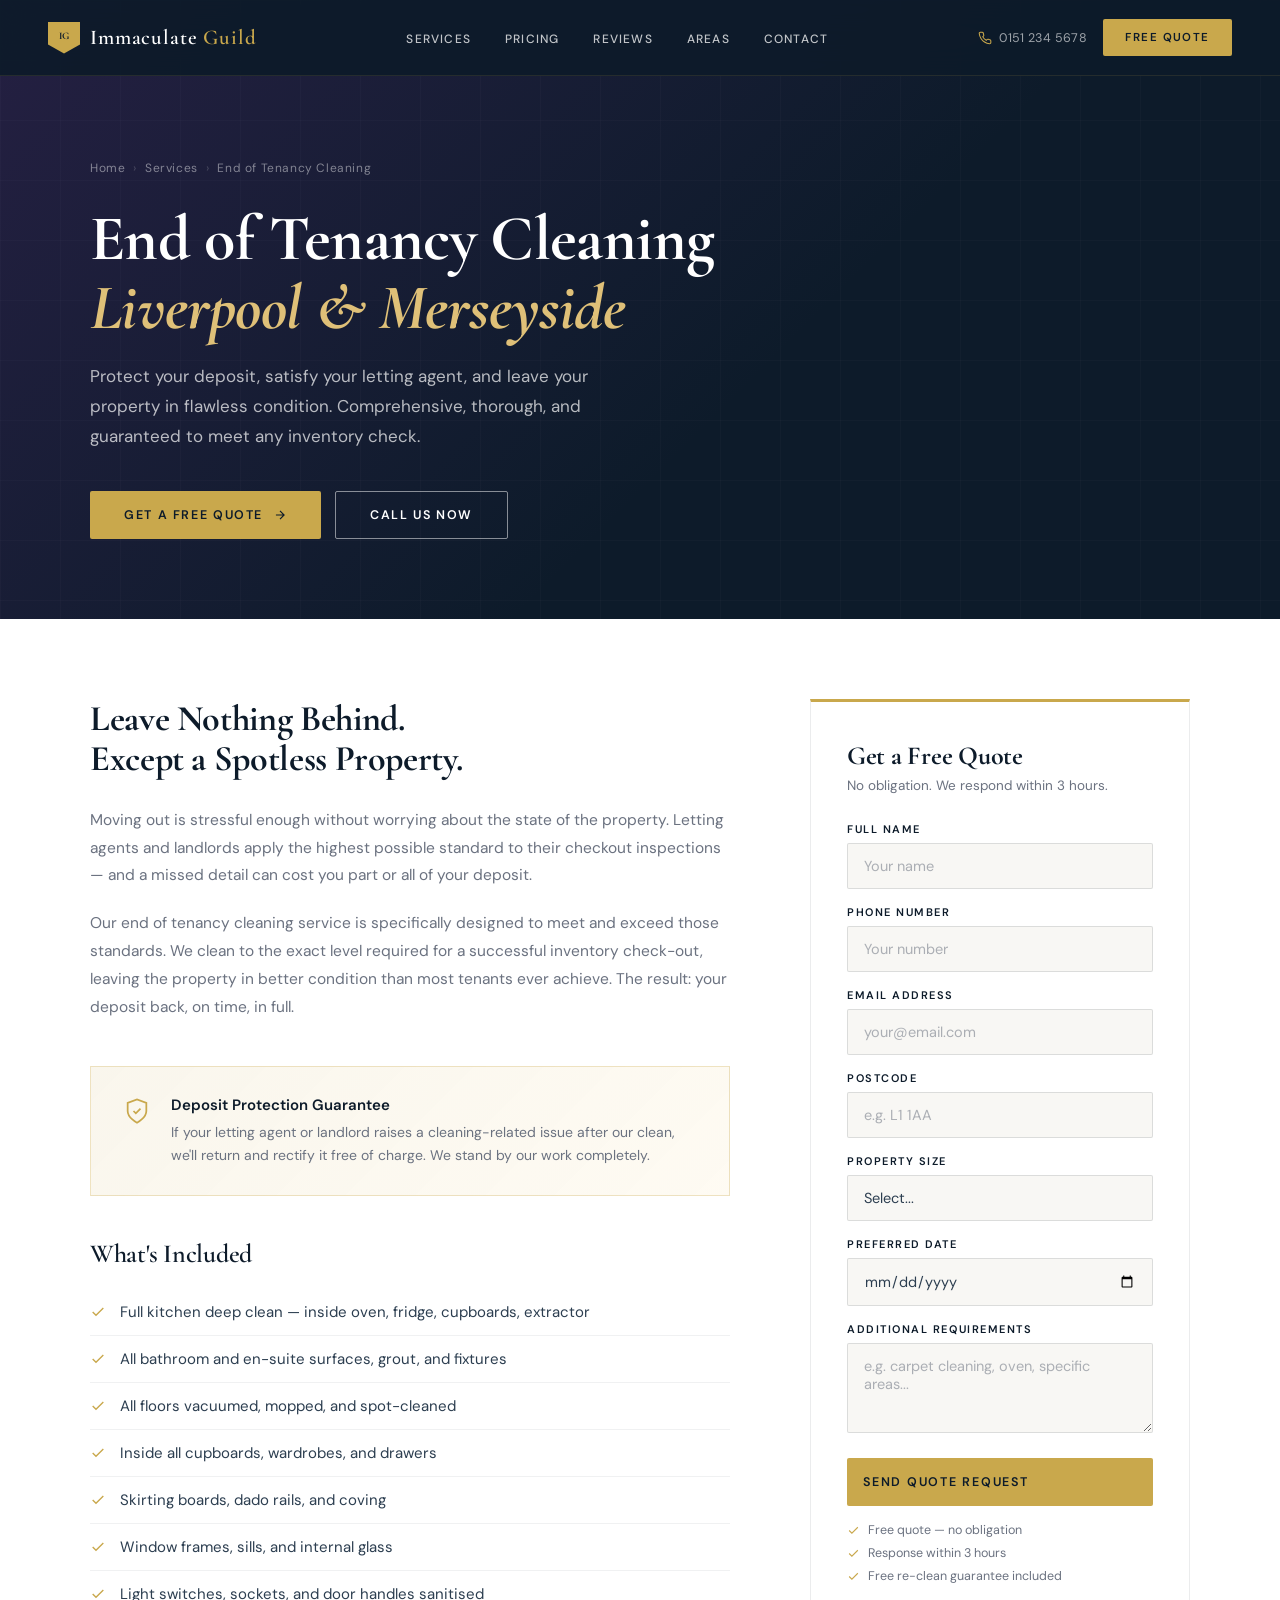
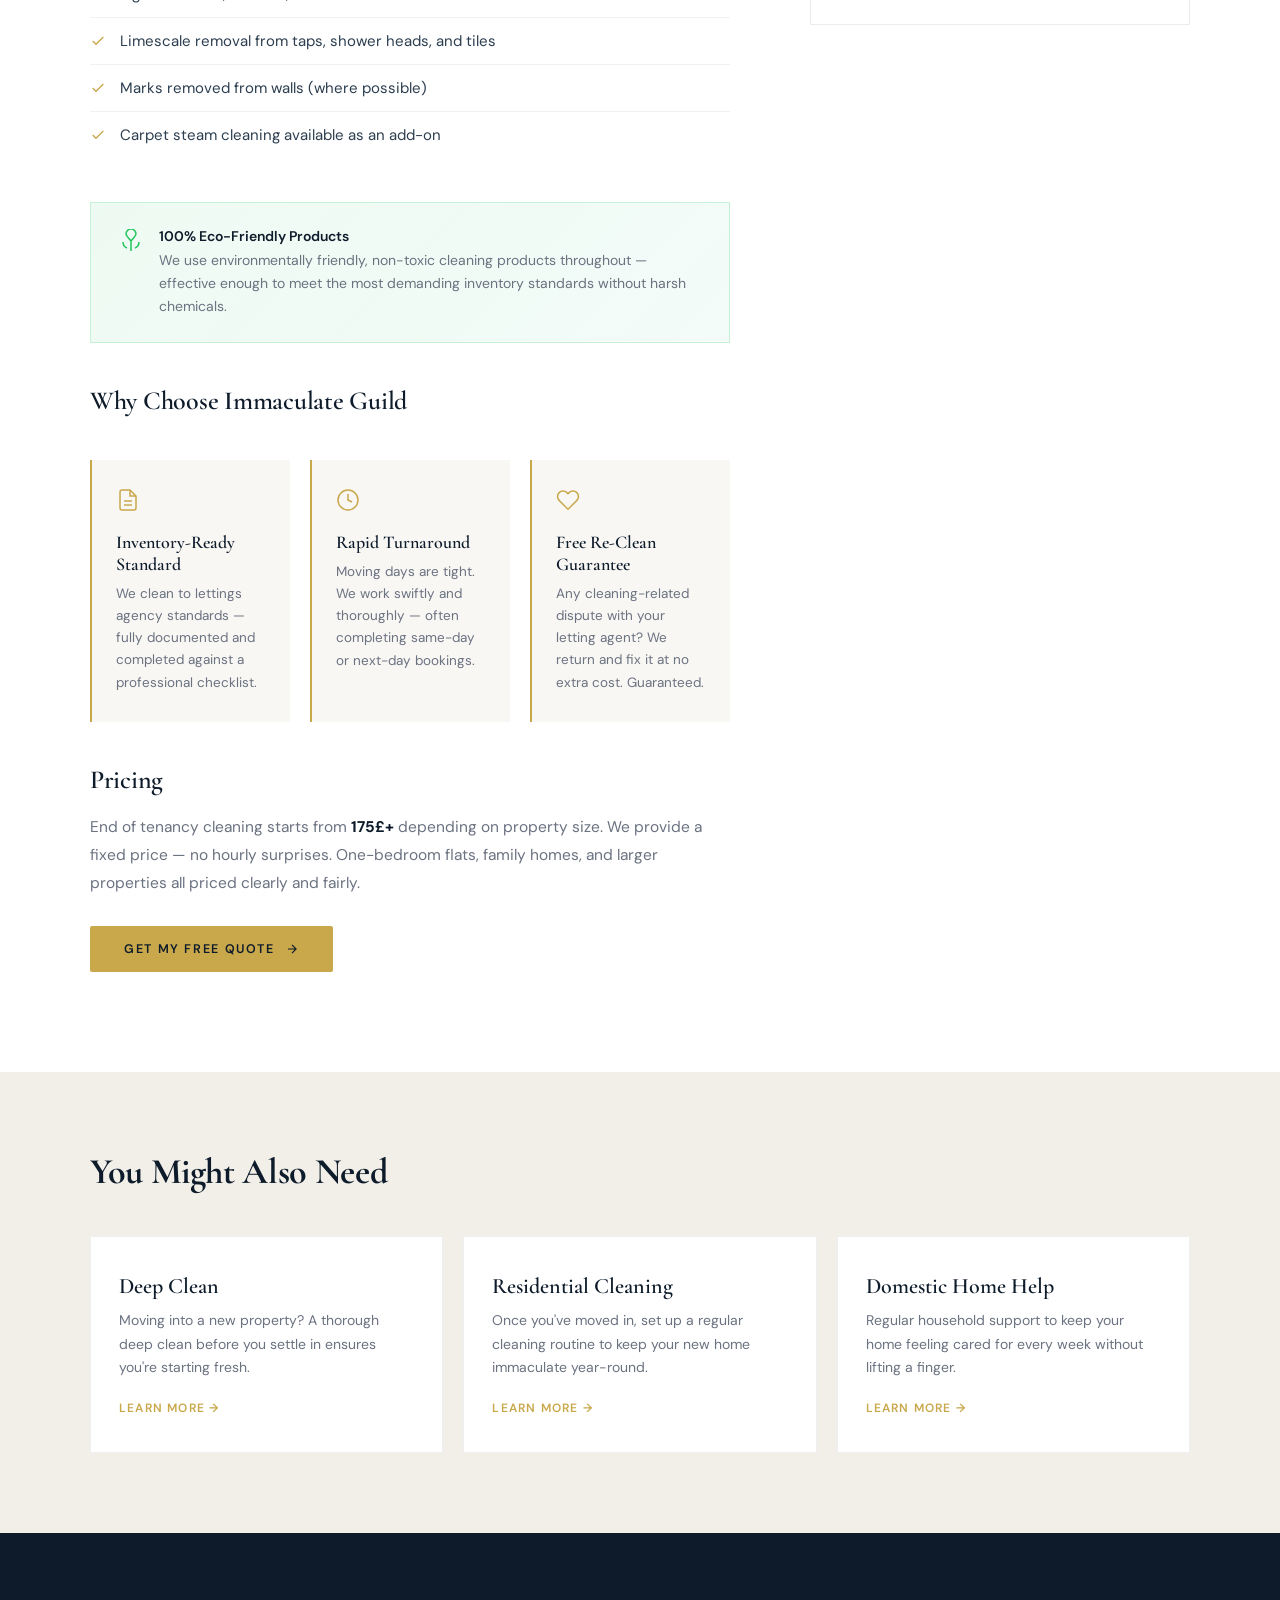
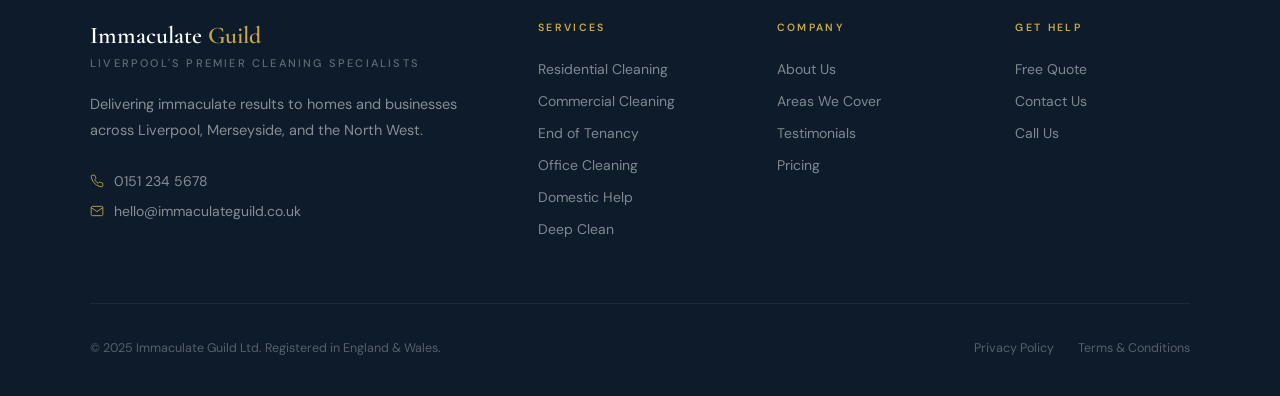
<file: services/end-of-tenancy.html>
<!DOCTYPE html>
<html lang="en-GB">
<head>
  <meta charset="UTF-8"/>
  <meta name="viewport" content="width=device-width,initial-scale=1.0"/>
  <meta name="description" content="End of tenancy cleaning Liverpool. Protect your deposit with a thorough, letting-agent-approved clean. DBS-checked team, eco products, guaranteed results."/>
  <title>End of Tenancy Cleaning Liverpool | Immaculate Guild</title>
  <link rel="preconnect" href="https://fonts.googleapis.com"/>
  <link rel="preconnect" href="https://fonts.gstatic.com" crossorigin/>
  <link href="https://fonts.googleapis.com/css2?family=Cormorant+Garamond:ital,wght@0,300;0,400;0,600;0,700;1,400;1,600&family=DM+Sans:opsz,wght@9..40,300;9..40,400;9..40,500;9..40,600&display=swap" rel="stylesheet"/>
  <link rel="stylesheet" href="../css/global.css"/>
  <style>
    .service-hero {
      padding: 160px 0 80px;
      background: var(--navy); position: relative; overflow: hidden;
    }
    .service-hero::before {
      content: ''; position: absolute; inset: 0;
      background: linear-gradient(135deg, rgba(107,45,139,.25) 0%, transparent 60%);
    }
    .service-hero::after {
      content: ''; position: absolute; inset: 0; pointer-events: none;
      background-image: linear-gradient(rgba(255,255,255,.02) 1px,transparent 1px),
                        linear-gradient(90deg,rgba(255,255,255,.02) 1px,transparent 1px);
      background-size: 60px 60px;
    }
    .hero-inner { position: relative; z-index: 2; }
    .breadcrumb {
      display: flex; align-items: center; gap: 8px;
      font-size: 12px; color: rgba(255,255,255,.45); margin-bottom: 28px;
      letter-spacing: .05em;
    }
    .breadcrumb a { color: rgba(255,255,255,.45); transition: color var(--transition); }
    .breadcrumb a:hover { color: var(--gold); }
    .breadcrumb span { color: rgba(255,255,255,.2); }
    .service-hero h1 {
      font-family: 'Cormorant Garamond', serif;
      font-size: clamp(38px, 5.5vw, 64px); font-weight: 700;
      color: #fff; line-height: 1.08; margin-bottom: 20px;
    }
    .service-hero h1 em { font-style: italic; color: var(--gold-lt); }
    .service-hero p {
      font-size: 17px; color: rgba(255,255,255,.7); line-height: 1.75;
      max-width: 560px; margin-bottom: 40px;
    }
    .hero-ctas { display: flex; gap: 14px; flex-wrap: wrap; }

    .service-body { padding: 80px 0 100px; background: var(--white); }
    .service-layout {
      display: grid; grid-template-columns: 1fr 380px; gap: 80px; align-items: start;
    }

    .service-content h2 {
      font-family: 'Cormorant Garamond', serif; font-size: 36px; font-weight: 700;
      color: var(--navy); margin-bottom: 28px;
    }
    .service-content h3 {
      font-family: 'Cormorant Garamond', serif; font-size: 26px; font-weight: 600;
      color: var(--navy); margin: 44px 0 20px;
    }
    .service-content p {
      font-size: 15.5px; color: var(--slate); line-height: 1.8; margin-bottom: 20px;
    }

    .includes-list { list-style: none; margin-bottom: 44px; }
    .includes-list li {
      display: flex; align-items: flex-start; gap: 14px;
      padding: 13px 0; border-bottom: 1px solid rgba(13,27,42,.06);
      font-size: 15px; color: var(--charcoal);
    }
    .includes-list li:last-child { border-bottom: none; }
    .includes-list li svg {
      width: 16px; height: 16px; stroke: var(--gold); stroke-width: 2;
      fill: none; flex-shrink: 0; margin-top: 2px;
    }

    /* Deposit guarantee banner */
    .guarantee-banner {
      background: linear-gradient(135deg, rgba(201,168,76,.1), rgba(240,180,41,.06));
      border: 1px solid rgba(201,168,76,.3); padding: 28px 32px;
      display: flex; align-items: flex-start; gap: 20px; margin: 44px 0;
    }
    .guarantee-banner svg { width: 28px; height: 28px; stroke: var(--gold); stroke-width: 1.5; fill: none; flex-shrink: 0; margin-top: 2px; }
    .guarantee-banner strong { display: block; font-size: 15px; font-weight: 600; color: var(--navy); margin-bottom: 6px; }
    .guarantee-banner p { font-size: 14px; color: var(--slate); line-height: 1.65; margin: 0; }

    .trust-points { display: grid; grid-template-columns: repeat(3,1fr); gap: 20px; margin: 44px 0; }
    .trust-point {
      padding: 28px 24px; background: var(--off-white);
      border-left: 2px solid var(--gold); text-align: left;
    }
    .trust-point svg { width: 24px; height: 24px; stroke: var(--gold); stroke-width: 1.5; fill: none; margin-bottom: 14px; }
    .trust-point h4 { font-family: 'Cormorant Garamond', serif; font-size: 18px; font-weight: 600; color: var(--navy); margin-bottom: 8px; }
    .trust-point p { font-size: 13.5px; color: var(--slate); line-height: 1.65; margin: 0; }

    .eco-banner {
      background: linear-gradient(135deg, rgba(34,197,94,.08), rgba(16,185,129,.05));
      border: 1px solid rgba(34,197,94,.2); padding: 24px 28px;
      display: flex; align-items: flex-start; gap: 16px; margin: 44px 0;
    }
    .eco-banner svg { width: 24px; height: 24px; stroke: #22C55E; stroke-width: 1.5; fill: none; flex-shrink: 0; margin-top: 2px; }
    .eco-banner strong { display: block; font-size: 14px; font-weight: 600; color: var(--navy); margin-bottom: 4px; }
    .eco-banner p { font-size: 14px; color: var(--slate); line-height: 1.65; margin: 0; }

    .quote-sidebar { position: sticky; top: 96px; }
    .quote-card {
      background: var(--white); border: 1px solid rgba(13,27,42,.08);
      border-top: 3px solid var(--gold); padding: 40px 36px;
    }
    .quote-card h3 {
      font-family: 'Cormorant Garamond', serif; font-size: 26px; font-weight: 700;
      color: var(--navy); margin-bottom: 6px;
    }
    .quote-card p { font-size: 13.5px; color: var(--slate); margin-bottom: 28px; }
    .form-group { margin-bottom: 16px; }
    .form-label { display: block; font-size: 11px; font-weight: 600; letter-spacing: .14em; text-transform: uppercase; color: var(--navy); margin-bottom: 7px; }
    .form-input {
      width: 100%; padding: 13px 16px; border: 1px solid rgba(13,27,42,.12);
      background: var(--off-white); font-size: 14.5px; color: var(--charcoal);
      outline: none; transition: border-color var(--transition), background var(--transition);
      border-radius: var(--radius); -webkit-appearance: none;
    }
    .form-input:focus { border-color: var(--gold); background: var(--white); }
    .form-input::placeholder { color: rgba(107,114,128,.55); }
    textarea.form-input { resize: vertical; min-height: 90px; }
    .quote-submit { width: 100%; padding: 16px; font-size: 12.5px; letter-spacing: .14em; margin-top: 4px; }
    .quote-assurance { margin-top: 16px; display: flex; flex-direction: column; gap: 7px; }
    .qa-item { display: flex; align-items: center; gap: 8px; font-size: 12.5px; color: var(--slate); }
    .qa-item svg { width: 13px; height: 13px; stroke: var(--gold); stroke-width: 2; fill: none; flex-shrink: 0; }

    .related { padding: 80px 0; background: var(--pearl); }
    .related h2 { font-family: 'Cormorant Garamond', serif; font-size: 36px; font-weight: 700; color: var(--navy); margin-bottom: 44px; }
    .related-grid { display: grid; grid-template-columns: repeat(3,1fr); gap: 20px; }
    .related-card {
      background: var(--white); padding: 36px 28px;
      border: 1px solid rgba(13,27,42,.07); transition: all var(--transition);
    }
    .related-card:hover { transform: translateY(-4px); box-shadow: 0 16px 40px rgba(13,27,42,.08); }
    .related-card h4 { font-family: 'Cormorant Garamond', serif; font-size: 22px; font-weight: 600; color: var(--navy); margin-bottom: 10px; }
    .related-card p { font-size: 14px; color: var(--slate); line-height: 1.7; margin-bottom: 20px; }
    .related-link { font-size: 12px; font-weight: 600; letter-spacing: .1em; text-transform: uppercase; color: var(--gold); display: flex; align-items: center; gap: 6px; transition: gap var(--transition); }
    .related-card:hover .related-link { gap: 12px; }

    @media (max-width: 1024px) {
      .service-layout { grid-template-columns: 1fr; }
      .quote-sidebar { position: static; }
      .trust-points { grid-template-columns: 1fr; }
      .related-grid { grid-template-columns: 1fr 1fr; }
    }
    @media (max-width: 600px) {
      .related-grid { grid-template-columns: 1fr; }
      .quote-card { padding: 32px 24px; }
    }
  </style>
</head>
<body>

<div class="mobile-menu" id="mobileMenu">
  <a href="../index.html" onclick="closeMobile()">Home</a>
  <a href="residential.html" onclick="closeMobile()">Services</a>
  <a href="../index.html#pricing" onclick="closeMobile()">Pricing</a>
  <a href="../index.html#testimonials" onclick="closeMobile()">Reviews</a>
  <a href="../index.html#contact" onclick="closeMobile()" style="color:var(--gold)">Get a Quote</a>
</div>

<nav id="nav">
  <a href="../index.html" class="nav-logo">
    <div class="shield"><span>IG</span></div>
    <div class="name">Immaculate <span>Guild</span></div>
  </a>
  <ul class="nav-links">
    <li><a href="../index.html#services">Services</a></li>
    <li><a href="../index.html#pricing">Pricing</a></li>
    <li><a href="../index.html#testimonials">Reviews</a></li>
    <li><a href="../index.html#areas">Areas</a></li>
    <li><a href="../index.html#contact">Contact</a></li>
  </ul>
  <div class="nav-actions">
    <a href="tel:01512345678" class="nav-tel">
      <svg width="14" height="14" viewBox="0 0 24 24" fill="none" stroke="var(--gold)" stroke-width="1.8" stroke-linecap="round"><path d="M22 16.92v3a2 2 0 01-2.18 2 19.79 19.79 0 01-8.63-3.07A19.5 19.5 0 015.13 12.72 19.79 19.79 0 012.12 4.18 2 2 0 014.11 2h3a2 2 0 012 1.72c.127.96.361 1.9.7 2.81a2 2 0 01-.45 2.11L8.09 9.91a16 16 0 006 6l1.27-1.27a2 2 0 012.11-.45c.91.339 1.85.573 2.81.7A2 2 0 0122 16.92z"/></svg>
      0151 234 5678
    </a>
    <a href="../index.html#contact" class="btn btn-gold" style="padding:11px 22px;font-size:11.5px;">Free Quote</a>
  </div>
  <div class="burger" id="burger" onclick="toggleMobile()">
    <span></span><span></span><span></span>
  </div>
</nav>

<section class="service-hero">
  <div class="container hero-inner">
    <div class="breadcrumb">
      <a href="../index.html">Home</a>
      <span>›</span>
      <a href="#">Services</a>
      <span>›</span>
      End of Tenancy Cleaning
    </div>
    <h1>End of Tenancy Cleaning<br/><em>Liverpool & Merseyside</em></h1>
    <p>Protect your deposit, satisfy your letting agent, and leave your property in flawless condition. Comprehensive, thorough, and guaranteed to meet any inventory check.</p>
    <div class="hero-ctas">
      <a href="#quote" class="btn btn-gold">Get a Free Quote <svg viewBox="0 0 24 24" fill="none" stroke="currentColor" stroke-width="2"><path d="M5 12h14M12 5l7 7-7 7"/></svg></a>
      <a href="tel:01512345678" class="btn btn-ghost-white">Call Us Now</a>
    </div>
  </div>
</section>

<section class="service-body">
  <div class="container">
    <div class="service-layout">

      <div class="service-content reveal">

        <h2>Leave Nothing Behind.<br/>Except a Spotless Property.</h2>
        <p>Moving out is stressful enough without worrying about the state of the property. Letting agents and landlords apply the highest possible standard to their checkout inspections — and a missed detail can cost you part or all of your deposit.</p>
        <p>Our end of tenancy cleaning service is specifically designed to meet and exceed those standards. We clean to the exact level required for a successful inventory check-out, leaving the property in better condition than most tenants ever achieve. The result: your deposit back, on time, in full.</p>

        <div class="guarantee-banner">
          <svg viewBox="0 0 24 24"><path d="M12 22s8-4 8-10V5l-8-3-8 3v7c0 6 8 10 8 10z"/><polyline points="9 12 11 14 15 10"/></svg>
          <div>
            <strong>Deposit Protection Guarantee</strong>
            <p>If your letting agent or landlord raises a cleaning-related issue after our clean, we'll return and rectify it free of charge. We stand by our work completely.</p>
          </div>
        </div>

        <h3>What's Included</h3>
        <ul class="includes-list">
          <li><svg viewBox="0 0 24 24"><polyline points="20 6 9 17 4 12"/></svg>Full kitchen deep clean — inside oven, fridge, cupboards, extractor</li>
          <li><svg viewBox="0 0 24 24"><polyline points="20 6 9 17 4 12"/></svg>All bathroom and en-suite surfaces, grout, and fixtures</li>
          <li><svg viewBox="0 0 24 24"><polyline points="20 6 9 17 4 12"/></svg>All floors vacuumed, mopped, and spot-cleaned</li>
          <li><svg viewBox="0 0 24 24"><polyline points="20 6 9 17 4 12"/></svg>Inside all cupboards, wardrobes, and drawers</li>
          <li><svg viewBox="0 0 24 24"><polyline points="20 6 9 17 4 12"/></svg>Skirting boards, dado rails, and coving</li>
          <li><svg viewBox="0 0 24 24"><polyline points="20 6 9 17 4 12"/></svg>Window frames, sills, and internal glass</li>
          <li><svg viewBox="0 0 24 24"><polyline points="20 6 9 17 4 12"/></svg>Light switches, sockets, and door handles sanitised</li>
          <li><svg viewBox="0 0 24 24"><polyline points="20 6 9 17 4 12"/></svg>Limescale removal from taps, shower heads, and tiles</li>
          <li><svg viewBox="0 0 24 24"><polyline points="20 6 9 17 4 12"/></svg>Marks removed from walls (where possible)</li>
          <li><svg viewBox="0 0 24 24"><polyline points="20 6 9 17 4 12"/></svg>Carpet steam cleaning available as an add-on</li>
        </ul>

        <div class="eco-banner">
          <svg viewBox="0 0 24 24"><path d="M12 22V12M12 12C10 9 7 7 7 5a5 5 0 0110 0c0 2-3 4-5 7z"/><path d="M8 19c-2.5-1-4-3-4-6"/><path d="M16 19c2.5-1 4-3 4-6"/></svg>
          <div>
            <strong>100% Eco-Friendly Products</strong>
            <p>We use environmentally friendly, non-toxic cleaning products throughout — effective enough to meet the most demanding inventory standards without harsh chemicals.</p>
          </div>
        </div>

        <h3>Why Choose Immaculate Guild</h3>
        <div class="trust-points">
          <div class="trust-point">
            <svg viewBox="0 0 24 24"><path d="M14 2H6a2 2 0 00-2 2v16a2 2 0 002 2h12a2 2 0 002-2V8z"/><polyline points="14 2 14 8 20 8"/><line x1="16" y1="13" x2="8" y2="13"/><line x1="16" y1="17" x2="8" y2="17"/></svg>
            <h4>Inventory-Ready Standard</h4>
            <p>We clean to lettings agency standards — fully documented and completed against a professional checklist.</p>
          </div>
          <div class="trust-point">
            <svg viewBox="0 0 24 24"><circle cx="12" cy="12" r="10"/><polyline points="12 6 12 12 16 14"/></svg>
            <h4>Rapid Turnaround</h4>
            <p>Moving days are tight. We work swiftly and thoroughly — often completing same-day or next-day bookings.</p>
          </div>
          <div class="trust-point">
            <svg viewBox="0 0 24 24"><path d="M20.84 4.61a5.5 5.5 0 00-7.78 0L12 5.67l-1.06-1.06a5.5 5.5 0 00-7.78 7.78l1.06 1.06L12 21.23l7.78-7.78 1.06-1.06a5.5 5.5 0 000-7.78z"/></svg>
            <h4>Free Re-Clean Guarantee</h4>
            <p>Any cleaning-related dispute with your letting agent? We return and fix it at no extra cost. Guaranteed.</p>
          </div>
        </div>

        <h3>Pricing</h3>
        <p>End of tenancy cleaning starts from <strong style="color:var(--navy)">175£+</strong> depending on property size. We provide a fixed price — no hourly surprises. One-bedroom flats, family homes, and larger properties all priced clearly and fairly.</p>
        <a href="#quote" class="btn btn-gold" style="margin-top:8px">Get My Free Quote <svg viewBox="0 0 24 24" fill="none" stroke="currentColor" stroke-width="2"><path d="M5 12h14M12 5l7 7-7 7"/></svg></a>

      </div>

      <aside class="quote-sidebar" id="quote">
        <div class="quote-card reveal">
          <h3>Get a Free Quote</h3>
          <p>No obligation. We respond within 3 hours.</p>
          <form>
            <div class="form-group">
              <label class="form-label">Full Name</label>
              <input type="text" class="form-input" placeholder="Your name"/>
            </div>
            <div class="form-group">
              <label class="form-label">Phone Number</label>
              <input type="tel" class="form-input" placeholder="Your number"/>
            </div>
            <div class="form-group">
              <label class="form-label">Email Address</label>
              <input type="email" class="form-input" placeholder="your@email.com"/>
            </div>
            <div class="form-group">
              <label class="form-label">Postcode</label>
              <input type="text" class="form-input" placeholder="e.g. L1 1AA"/>
            </div>
            <div class="form-group">
              <label class="form-label">Property Size</label>
              <select class="form-input">
                <option value="">Select...</option>
                <option>Studio / 1 Bedroom</option>
                <option>2 Bedrooms</option>
                <option>3 Bedrooms</option>
                <option>4+ Bedrooms</option>
              </select>
            </div>
            <div class="form-group">
              <label class="form-label">Preferred Date</label>
              <input type="date" class="form-input"/>
            </div>
            <div class="form-group">
              <label class="form-label">Additional Requirements</label>
              <textarea class="form-input" placeholder="e.g. carpet cleaning, oven, specific areas..."></textarea>
            </div>
            <button type="submit" class="btn btn-gold quote-submit">Send Quote Request</button>
          </form>
          <div class="quote-assurance">
            <div class="qa-item"><svg viewBox="0 0 24 24"><polyline points="20 6 9 17 4 12"/></svg>Free quote — no obligation</div>
            <div class="qa-item"><svg viewBox="0 0 24 24"><polyline points="20 6 9 17 4 12"/></svg>Response within 3 hours</div>
            <div class="qa-item"><svg viewBox="0 0 24 24"><polyline points="20 6 9 17 4 12"/></svg>Free re-clean guarantee included</div>
          </div>
        </div>
      </aside>

    </div>
  </div>
</section>

<section class="related">
  <div class="container">
    <h2 class="reveal">You Might Also Need</h2>
    <div class="related-grid">
      <div class="related-card reveal">
        <h4>Deep Clean</h4>
        <p>Moving into a new property? A thorough deep clean before you settle in ensures you're starting fresh.</p>
        <a href="deep-clean.html" class="related-link">Learn More →</a>
      </div>
      <div class="related-card reveal reveal-d1">
        <h4>Residential Cleaning</h4>
        <p>Once you've moved in, set up a regular cleaning routine to keep your new home immaculate year-round.</p>
        <a href="residential.html" class="related-link">Learn More →</a>
      </div>
      <div class="related-card reveal reveal-d2">
        <h4>Domestic Home Help</h4>
        <p>Regular household support to keep your home feeling cared for every week without lifting a finger.</p>
        <a href="domestic-help.html" class="related-link">Learn More →</a>
      </div>
    </div>
  </div>
</section>

<footer id="footer">
  <div class="container">
    <div class="footer-top">
      <div>
        <div class="footer-logo">Immaculate <span>Guild</span></div>
        <div class="footer-tagline">Liverpool's Premier Cleaning Specialists</div>
        <p class="footer-about">Delivering immaculate results to homes and businesses across Liverpool, Merseyside, and the North West.</p>
        <div class="footer-contacts">
          <a href="tel:01512345678" class="footer-contact-item"><svg viewBox="0 0 24 24"><path d="M22 16.92v3a2 2 0 01-2.18 2 19.79 19.79 0 01-8.63-3.07A19.5 19.5 0 015.13 12.72 19.79 19.79 0 012.12 4.18 2 2 0 014.11 2h3a2 2 0 012 1.72c.127.96.361 1.9.7 2.81a2 2 0 01-.45 2.11L8.09 9.91a16 16 0 006 6l1.27-1.27a2 2 0 012.11-.45c.91.339 1.85.573 2.81.7A2 2 0 0122 16.92z"/></svg>0151 234 5678</a>
          <a href="mailto:hello@immaculateguild.co.uk" class="footer-contact-item"><svg viewBox="0 0 24 24"><path d="M4 4h16c1.1 0 2 .9 2 2v12c0 1.1-.9 2-2 2H4c-1.1 0-2-.9-2-2V6c0-1.1.9-2 2-2z"/><polyline points="22,6 12,13 2,6"/></svg>hello@immaculateguild.co.uk</a>
        </div>
      </div>
      <div class="footer-col"><h4>Services</h4><ul>
        <li><a href="residential.html">Residential Cleaning</a></li>
        <li><a href="commercial.html">Commercial Cleaning</a></li>
        <li><a href="end-of-tenancy.html">End of Tenancy</a></li>
        <li><a href="office-cleaning.html">Office Cleaning</a></li>
        <li><a href="domestic-help.html">Domestic Help</a></li>
        <li><a href="deep-clean.html">Deep Clean</a></li>
      </ul></div>
      <div class="footer-col"><h4>Company</h4><ul>
        <li><a href="../index.html#standard">About Us</a></li>
        <li><a href="../index.html#areas">Areas We Cover</a></li>
        <li><a href="../index.html#testimonials">Testimonials</a></li>
        <li><a href="../index.html#pricing">Pricing</a></li>
      </ul></div>
      <div class="footer-col"><h4>Get Help</h4><ul>
        <li><a href="#quote">Free Quote</a></li>
        <li><a href="../index.html#contact">Contact Us</a></li>
        <li><a href="tel:01512345678">Call Us</a></li>
      </ul></div>
    </div>
    <div class="footer-bottom">
      <span>© 2025 Immaculate Guild Ltd. Registered in England & Wales.</span>
      <div class="footer-legal">
        <a href="../privacy-policy.html">Privacy Policy</a>
        <a href="../terms.html">Terms & Conditions</a>
      </div>
    </div>
  </div>
</footer>

<script src="../js/main.js"></script>
</body>
</html>
</file>
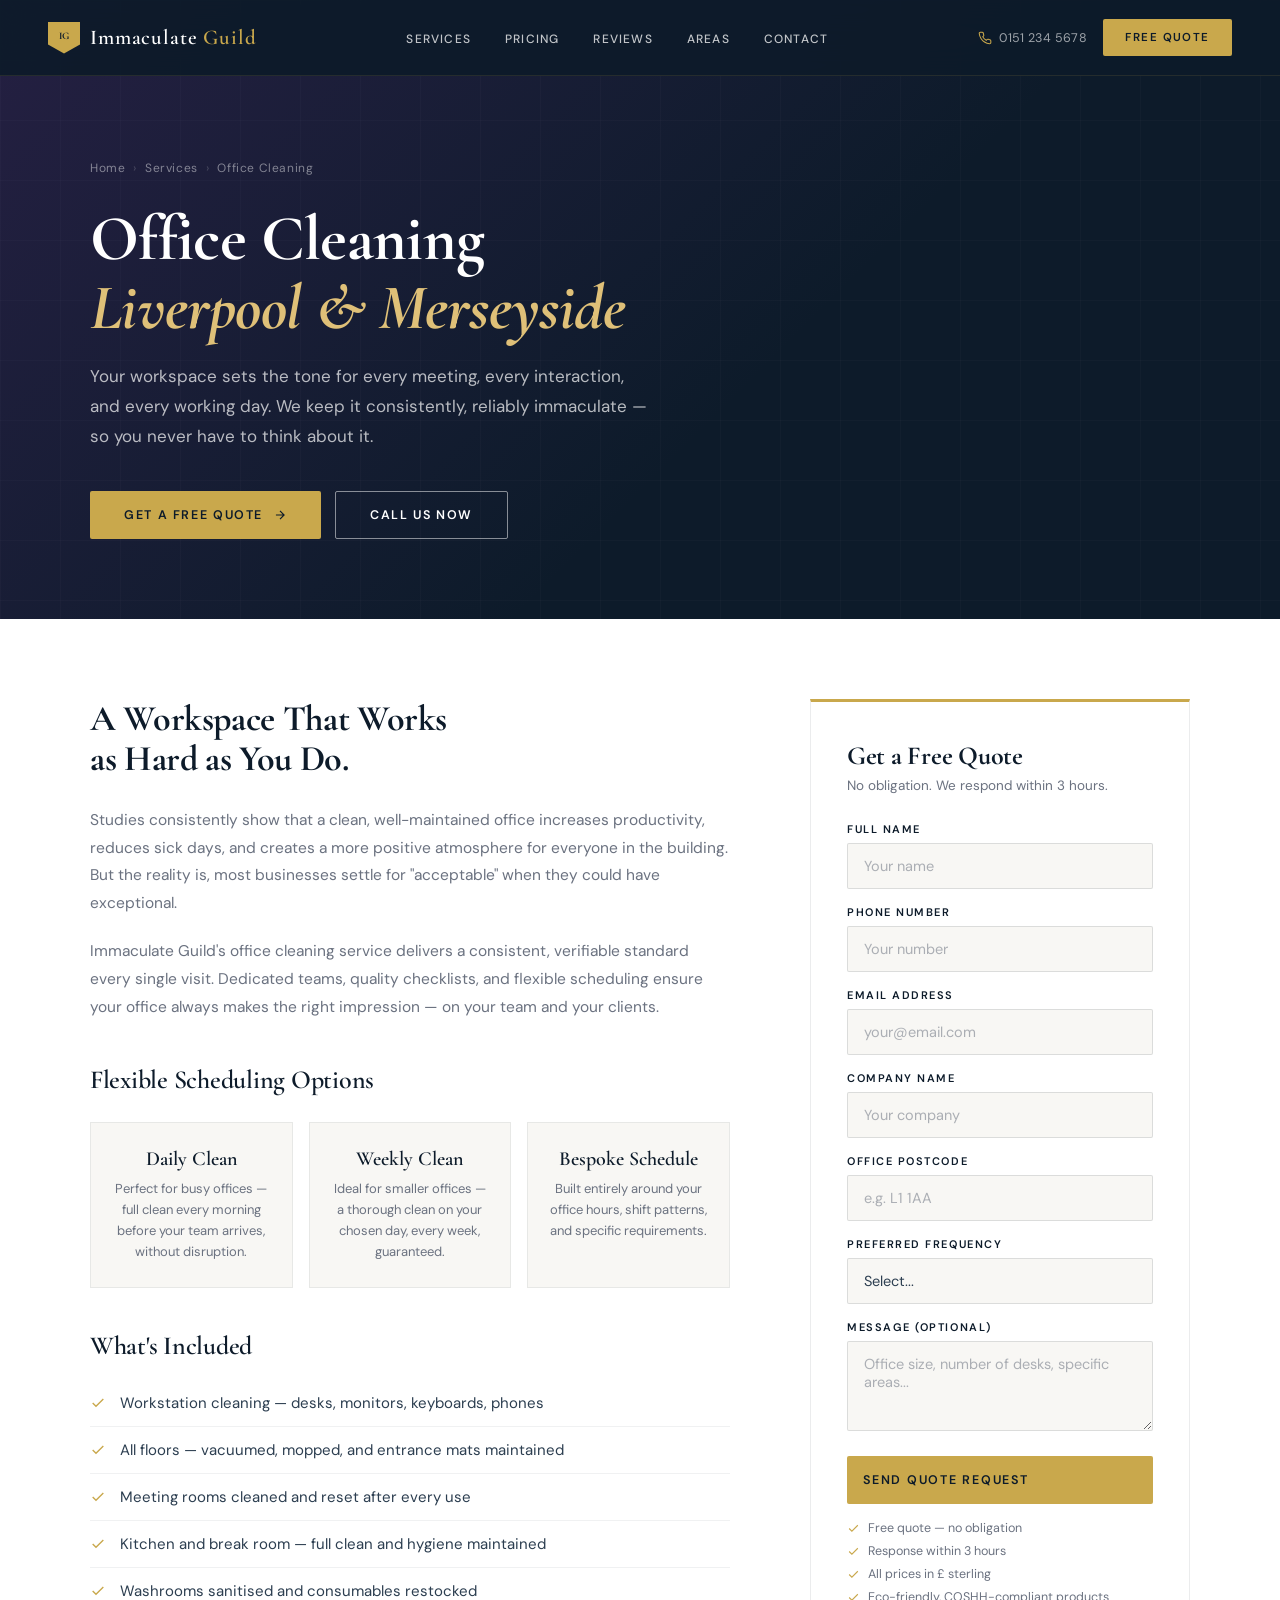
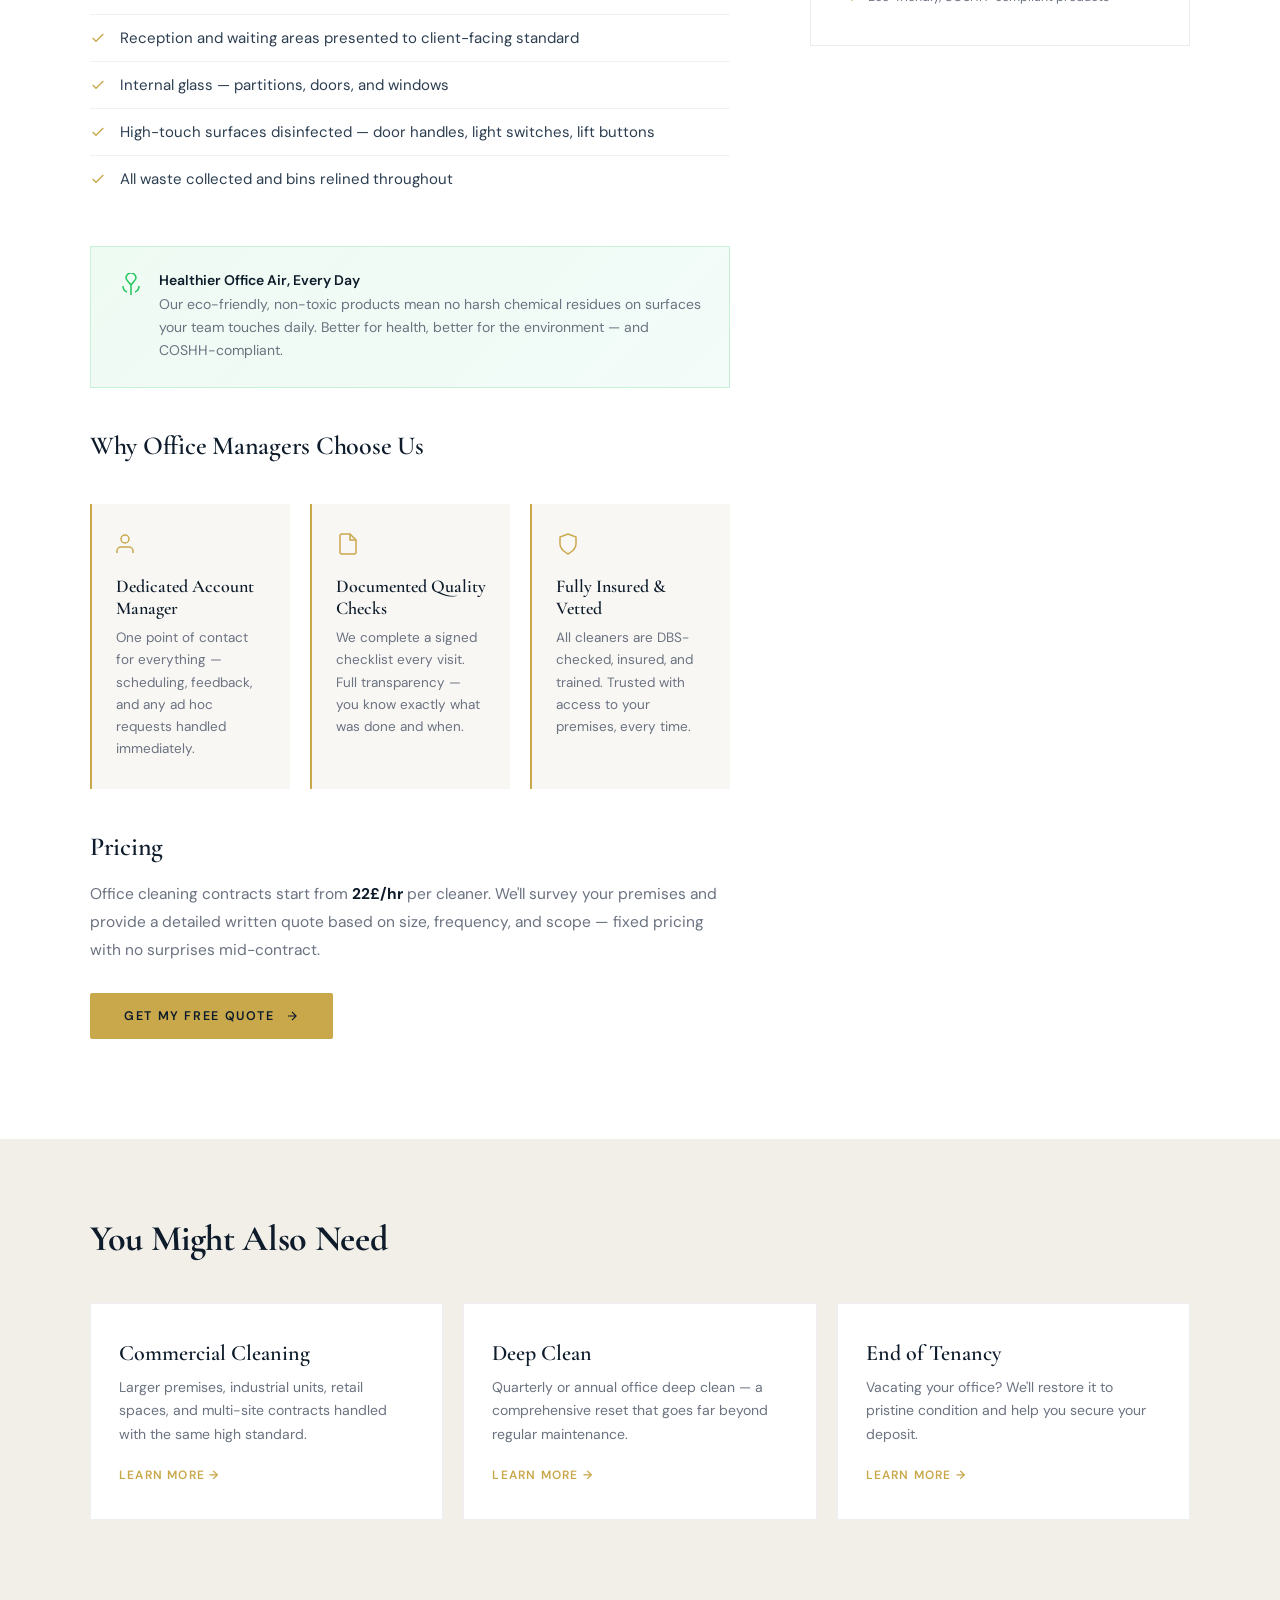
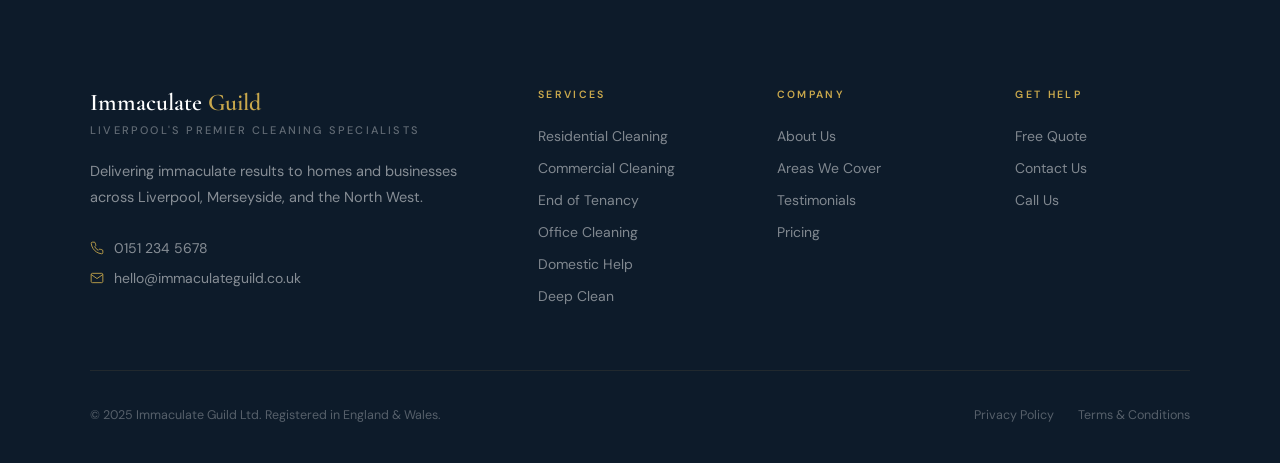
<file: services/office-cleaning.html>
<!DOCTYPE html>
<html lang="en-GB">
<head>
  <meta charset="UTF-8"/>
  <meta name="viewport" content="width=device-width,initial-scale=1.0"/>
  <meta name="description" content="Professional office cleaning Liverpool. Daily, weekly or bespoke schedules. DBS-checked cleaners, eco-friendly products. Workspaces maintained to the highest standard."/>
  <title>Office Cleaning Liverpool | Immaculate Guild</title>
  <link rel="preconnect" href="https://fonts.googleapis.com"/>
  <link rel="preconnect" href="https://fonts.gstatic.com" crossorigin/>
  <link href="https://fonts.googleapis.com/css2?family=Cormorant+Garamond:ital,wght@0,300;0,400;0,600;0,700;1,400;1,600&family=DM+Sans:opsz,wght@9..40,300;9..40,400;9..40,500;9..40,600&display=swap" rel="stylesheet"/>
  <link rel="stylesheet" href="../css/global.css"/>
  <style>
    .service-hero {
      padding: 160px 0 80px;
      background: var(--navy); position: relative; overflow: hidden;
    }
    .service-hero::before {
      content: ''; position: absolute; inset: 0;
      background: linear-gradient(135deg, rgba(107,45,139,.25) 0%, transparent 60%);
    }
    .service-hero::after {
      content: ''; position: absolute; inset: 0; pointer-events: none;
      background-image: linear-gradient(rgba(255,255,255,.02) 1px,transparent 1px),
                        linear-gradient(90deg,rgba(255,255,255,.02) 1px,transparent 1px);
      background-size: 60px 60px;
    }
    .hero-inner { position: relative; z-index: 2; }
    .breadcrumb {
      display: flex; align-items: center; gap: 8px;
      font-size: 12px; color: rgba(255,255,255,.45); margin-bottom: 28px;
      letter-spacing: .05em;
    }
    .breadcrumb a { color: rgba(255,255,255,.45); transition: color var(--transition); }
    .breadcrumb a:hover { color: var(--gold); }
    .breadcrumb span { color: rgba(255,255,255,.2); }
    .service-hero h1 {
      font-family: 'Cormorant Garamond', serif;
      font-size: clamp(38px, 5.5vw, 64px); font-weight: 700;
      color: #fff; line-height: 1.08; margin-bottom: 20px;
    }
    .service-hero h1 em { font-style: italic; color: var(--gold-lt); }
    .service-hero p {
      font-size: 17px; color: rgba(255,255,255,.7); line-height: 1.75;
      max-width: 560px; margin-bottom: 40px;
    }
    .hero-ctas { display: flex; gap: 14px; flex-wrap: wrap; }

    .service-body { padding: 80px 0 100px; background: var(--white); }
    .service-layout {
      display: grid; grid-template-columns: 1fr 380px; gap: 80px; align-items: start;
    }

    .service-content h2 {
      font-family: 'Cormorant Garamond', serif; font-size: 36px; font-weight: 700;
      color: var(--navy); margin-bottom: 28px;
    }
    .service-content h3 {
      font-family: 'Cormorant Garamond', serif; font-size: 26px; font-weight: 600;
      color: var(--navy); margin: 44px 0 20px;
    }
    .service-content p {
      font-size: 15.5px; color: var(--slate); line-height: 1.8; margin-bottom: 20px;
    }

    .includes-list { list-style: none; margin-bottom: 44px; }
    .includes-list li {
      display: flex; align-items: flex-start; gap: 14px;
      padding: 13px 0; border-bottom: 1px solid rgba(13,27,42,.06);
      font-size: 15px; color: var(--charcoal);
    }
    .includes-list li:last-child { border-bottom: none; }
    .includes-list li svg {
      width: 16px; height: 16px; stroke: var(--gold); stroke-width: 2;
      fill: none; flex-shrink: 0; margin-top: 2px;
    }

    /* Schedule options */
    .schedule-options { display: grid; grid-template-columns: repeat(3,1fr); gap: 16px; margin: 28px 0 44px; }
    .schedule-option {
      padding: 24px 20px; background: var(--off-white);
      border: 1px solid rgba(13,27,42,.07); text-align: center;
      transition: all var(--transition);
    }
    .schedule-option:hover { border-color: var(--gold); }
    .schedule-option h4 { font-family: 'Cormorant Garamond', serif; font-size: 20px; font-weight: 600; color: var(--navy); margin-bottom: 8px; }
    .schedule-option p { font-size: 13px; color: var(--slate); line-height: 1.6; margin: 0; }

    .trust-points { display: grid; grid-template-columns: repeat(3,1fr); gap: 20px; margin: 44px 0; }
    .trust-point {
      padding: 28px 24px; background: var(--off-white);
      border-left: 2px solid var(--gold); text-align: left;
    }
    .trust-point svg { width: 24px; height: 24px; stroke: var(--gold); stroke-width: 1.5; fill: none; margin-bottom: 14px; }
    .trust-point h4 { font-family: 'Cormorant Garamond', serif; font-size: 18px; font-weight: 600; color: var(--navy); margin-bottom: 8px; }
    .trust-point p { font-size: 13.5px; color: var(--slate); line-height: 1.65; margin: 0; }

    .eco-banner {
      background: linear-gradient(135deg, rgba(34,197,94,.08), rgba(16,185,129,.05));
      border: 1px solid rgba(34,197,94,.2); padding: 24px 28px;
      display: flex; align-items: flex-start; gap: 16px; margin: 44px 0;
    }
    .eco-banner svg { width: 24px; height: 24px; stroke: #22C55E; stroke-width: 1.5; fill: none; flex-shrink: 0; margin-top: 2px; }
    .eco-banner strong { display: block; font-size: 14px; font-weight: 600; color: var(--navy); margin-bottom: 4px; }
    .eco-banner p { font-size: 14px; color: var(--slate); line-height: 1.65; margin: 0; }

    .quote-sidebar { position: sticky; top: 96px; }
    .quote-card {
      background: var(--white); border: 1px solid rgba(13,27,42,.08);
      border-top: 3px solid var(--gold); padding: 40px 36px;
    }
    .quote-card h3 {
      font-family: 'Cormorant Garamond', serif; font-size: 26px; font-weight: 700;
      color: var(--navy); margin-bottom: 6px;
    }
    .quote-card p { font-size: 13.5px; color: var(--slate); margin-bottom: 28px; }
    .form-group { margin-bottom: 16px; }
    .form-label { display: block; font-size: 11px; font-weight: 600; letter-spacing: .14em; text-transform: uppercase; color: var(--navy); margin-bottom: 7px; }
    .form-input {
      width: 100%; padding: 13px 16px; border: 1px solid rgba(13,27,42,.12);
      background: var(--off-white); font-size: 14.5px; color: var(--charcoal);
      outline: none; transition: border-color var(--transition), background var(--transition);
      border-radius: var(--radius); -webkit-appearance: none;
    }
    .form-input:focus { border-color: var(--gold); background: var(--white); }
    .form-input::placeholder { color: rgba(107,114,128,.55); }
    textarea.form-input { resize: vertical; min-height: 90px; }
    .quote-submit { width: 100%; padding: 16px; font-size: 12.5px; letter-spacing: .14em; margin-top: 4px; }
    .quote-assurance { margin-top: 16px; display: flex; flex-direction: column; gap: 7px; }
    .qa-item { display: flex; align-items: center; gap: 8px; font-size: 12.5px; color: var(--slate); }
    .qa-item svg { width: 13px; height: 13px; stroke: var(--gold); stroke-width: 2; fill: none; flex-shrink: 0; }

    .related { padding: 80px 0; background: var(--pearl); }
    .related h2 { font-family: 'Cormorant Garamond', serif; font-size: 36px; font-weight: 700; color: var(--navy); margin-bottom: 44px; }
    .related-grid { display: grid; grid-template-columns: repeat(3,1fr); gap: 20px; }
    .related-card {
      background: var(--white); padding: 36px 28px;
      border: 1px solid rgba(13,27,42,.07); transition: all var(--transition);
    }
    .related-card:hover { transform: translateY(-4px); box-shadow: 0 16px 40px rgba(13,27,42,.08); }
    .related-card h4 { font-family: 'Cormorant Garamond', serif; font-size: 22px; font-weight: 600; color: var(--navy); margin-bottom: 10px; }
    .related-card p { font-size: 14px; color: var(--slate); line-height: 1.7; margin-bottom: 20px; }
    .related-link { font-size: 12px; font-weight: 600; letter-spacing: .1em; text-transform: uppercase; color: var(--gold); display: flex; align-items: center; gap: 6px; transition: gap var(--transition); }
    .related-card:hover .related-link { gap: 12px; }

    @media (max-width: 1024px) {
      .service-layout { grid-template-columns: 1fr; }
      .quote-sidebar { position: static; }
      .trust-points { grid-template-columns: 1fr; }
      .schedule-options { grid-template-columns: 1fr; }
      .related-grid { grid-template-columns: 1fr 1fr; }
    }
    @media (max-width: 600px) {
      .related-grid { grid-template-columns: 1fr; }
      .quote-card { padding: 32px 24px; }
    }
  </style>
</head>
<body>

<div class="mobile-menu" id="mobileMenu">
  <a href="../index.html" onclick="closeMobile()">Home</a>
  <a href="residential.html" onclick="closeMobile()">Services</a>
  <a href="../index.html#pricing" onclick="closeMobile()">Pricing</a>
  <a href="../index.html#testimonials" onclick="closeMobile()">Reviews</a>
  <a href="../index.html#contact" onclick="closeMobile()" style="color:var(--gold)">Get a Quote</a>
</div>

<nav id="nav">
  <a href="../index.html" class="nav-logo">
    <div class="shield"><span>IG</span></div>
    <div class="name">Immaculate <span>Guild</span></div>
  </a>
  <ul class="nav-links">
    <li><a href="../index.html#services">Services</a></li>
    <li><a href="../index.html#pricing">Pricing</a></li>
    <li><a href="../index.html#testimonials">Reviews</a></li>
    <li><a href="../index.html#areas">Areas</a></li>
    <li><a href="../index.html#contact">Contact</a></li>
  </ul>
  <div class="nav-actions">
    <a href="tel:01512345678" class="nav-tel">
      <svg width="14" height="14" viewBox="0 0 24 24" fill="none" stroke="var(--gold)" stroke-width="1.8" stroke-linecap="round"><path d="M22 16.92v3a2 2 0 01-2.18 2 19.79 19.79 0 01-8.63-3.07A19.5 19.5 0 015.13 12.72 19.79 19.79 0 012.12 4.18 2 2 0 014.11 2h3a2 2 0 012 1.72c.127.96.361 1.9.7 2.81a2 2 0 01-.45 2.11L8.09 9.91a16 16 0 006 6l1.27-1.27a2 2 0 012.11-.45c.91.339 1.85.573 2.81.7A2 2 0 0122 16.92z"/></svg>
      0151 234 5678
    </a>
    <a href="../index.html#contact" class="btn btn-gold" style="padding:11px 22px;font-size:11.5px;">Free Quote</a>
  </div>
  <div class="burger" id="burger" onclick="toggleMobile()">
    <span></span><span></span><span></span>
  </div>
</nav>

<section class="service-hero">
  <div class="container hero-inner">
    <div class="breadcrumb">
      <a href="../index.html">Home</a>
      <span>›</span>
      <a href="#">Services</a>
      <span>›</span>
      Office Cleaning
    </div>
    <h1>Office Cleaning<br/><em>Liverpool & Merseyside</em></h1>
    <p>Your workspace sets the tone for every meeting, every interaction, and every working day. We keep it consistently, reliably immaculate — so you never have to think about it.</p>
    <div class="hero-ctas">
      <a href="#quote" class="btn btn-gold">Get a Free Quote <svg viewBox="0 0 24 24" fill="none" stroke="currentColor" stroke-width="2"><path d="M5 12h14M12 5l7 7-7 7"/></svg></a>
      <a href="tel:01512345678" class="btn btn-ghost-white">Call Us Now</a>
    </div>
  </div>
</section>

<section class="service-body">
  <div class="container">
    <div class="service-layout">

      <div class="service-content reveal">

        <h2>A Workspace That Works<br/>as Hard as You Do.</h2>
        <p>Studies consistently show that a clean, well-maintained office increases productivity, reduces sick days, and creates a more positive atmosphere for everyone in the building. But the reality is, most businesses settle for "acceptable" when they could have exceptional.</p>
        <p>Immaculate Guild's office cleaning service delivers a consistent, verifiable standard every single visit. Dedicated teams, quality checklists, and flexible scheduling ensure your office always makes the right impression — on your team and your clients.</p>

        <h3>Flexible Scheduling Options</h3>
        <div class="schedule-options">
          <div class="schedule-option">
            <h4>Daily Clean</h4>
            <p>Perfect for busy offices — full clean every morning before your team arrives, without disruption.</p>
          </div>
          <div class="schedule-option">
            <h4>Weekly Clean</h4>
            <p>Ideal for smaller offices — a thorough clean on your chosen day, every week, guaranteed.</p>
          </div>
          <div class="schedule-option">
            <h4>Bespoke Schedule</h4>
            <p>Built entirely around your office hours, shift patterns, and specific requirements.</p>
          </div>
        </div>

        <h3>What's Included</h3>
        <ul class="includes-list">
          <li><svg viewBox="0 0 24 24"><polyline points="20 6 9 17 4 12"/></svg>Workstation cleaning — desks, monitors, keyboards, phones</li>
          <li><svg viewBox="0 0 24 24"><polyline points="20 6 9 17 4 12"/></svg>All floors — vacuumed, mopped, and entrance mats maintained</li>
          <li><svg viewBox="0 0 24 24"><polyline points="20 6 9 17 4 12"/></svg>Meeting rooms cleaned and reset after every use</li>
          <li><svg viewBox="0 0 24 24"><polyline points="20 6 9 17 4 12"/></svg>Kitchen and break room — full clean and hygiene maintained</li>
          <li><svg viewBox="0 0 24 24"><polyline points="20 6 9 17 4 12"/></svg>Washrooms sanitised and consumables restocked</li>
          <li><svg viewBox="0 0 24 24"><polyline points="20 6 9 17 4 12"/></svg>Reception and waiting areas presented to client-facing standard</li>
          <li><svg viewBox="0 0 24 24"><polyline points="20 6 9 17 4 12"/></svg>Internal glass — partitions, doors, and windows</li>
          <li><svg viewBox="0 0 24 24"><polyline points="20 6 9 17 4 12"/></svg>High-touch surfaces disinfected — door handles, light switches, lift buttons</li>
          <li><svg viewBox="0 0 24 24"><polyline points="20 6 9 17 4 12"/></svg>All waste collected and bins relined throughout</li>
        </ul>

        <div class="eco-banner">
          <svg viewBox="0 0 24 24"><path d="M12 22V12M12 12C10 9 7 7 7 5a5 5 0 0110 0c0 2-3 4-5 7z"/><path d="M8 19c-2.5-1-4-3-4-6"/><path d="M16 19c2.5-1 4-3 4-6"/></svg>
          <div>
            <strong>Healthier Office Air, Every Day</strong>
            <p>Our eco-friendly, non-toxic products mean no harsh chemical residues on surfaces your team touches daily. Better for health, better for the environment — and COSHH-compliant.</p>
          </div>
        </div>

        <h3>Why Office Managers Choose Us</h3>
        <div class="trust-points">
          <div class="trust-point">
            <svg viewBox="0 0 24 24"><path d="M17 21v-2a4 4 0 00-4-4H5a4 4 0 00-4 4v2"/><circle cx="9" cy="7" r="4"/></svg>
            <h4>Dedicated Account Manager</h4>
            <p>One point of contact for everything — scheduling, feedback, and any ad hoc requests handled immediately.</p>
          </div>
          <div class="trust-point">
            <svg viewBox="0 0 24 24"><path d="M14 2H6a2 2 0 00-2 2v16a2 2 0 002 2h12a2 2 0 002-2V8z"/><polyline points="14 2 14 8 20 8"/></svg>
            <h4>Documented Quality Checks</h4>
            <p>We complete a signed checklist every visit. Full transparency — you know exactly what was done and when.</p>
          </div>
          <div class="trust-point">
            <svg viewBox="0 0 24 24"><path d="M12 22s8-4 8-10V5l-8-3-8 3v7c0 6 8 10 8 10z"/></svg>
            <h4>Fully Insured & Vetted</h4>
            <p>All cleaners are DBS-checked, insured, and trained. Trusted with access to your premises, every time.</p>
          </div>
        </div>

        <h3>Pricing</h3>
        <p>Office cleaning contracts start from <strong style="color:var(--navy)">22£/hr</strong> per cleaner. We'll survey your premises and provide a detailed written quote based on size, frequency, and scope — fixed pricing with no surprises mid-contract.</p>
        <a href="#quote" class="btn btn-gold" style="margin-top:8px">Get My Free Quote <svg viewBox="0 0 24 24" fill="none" stroke="currentColor" stroke-width="2"><path d="M5 12h14M12 5l7 7-7 7"/></svg></a>

      </div>

      <aside class="quote-sidebar" id="quote">
        <div class="quote-card reveal">
          <h3>Get a Free Quote</h3>
          <p>No obligation. We respond within 3 hours.</p>
          <form>
            <div class="form-group">
              <label class="form-label">Full Name</label>
              <input type="text" class="form-input" placeholder="Your name"/>
            </div>
            <div class="form-group">
              <label class="form-label">Phone Number</label>
              <input type="tel" class="form-input" placeholder="Your number"/>
            </div>
            <div class="form-group">
              <label class="form-label">Email Address</label>
              <input type="email" class="form-input" placeholder="your@email.com"/>
            </div>
            <div class="form-group">
              <label class="form-label">Company Name</label>
              <input type="text" class="form-input" placeholder="Your company"/>
            </div>
            <div class="form-group">
              <label class="form-label">Office Postcode</label>
              <input type="text" class="form-input" placeholder="e.g. L1 1AA"/>
            </div>
            <div class="form-group">
              <label class="form-label">Preferred Frequency</label>
              <select class="form-input">
                <option value="">Select...</option>
                <option>Daily (Mon–Fri)</option>
                <option>3 Times Per Week</option>
                <option>Weekly</option>
                <option>Fortnightly</option>
                <option>Custom / Bespoke</option>
              </select>
            </div>
            <div class="form-group">
              <label class="form-label">Message (optional)</label>
              <textarea class="form-input" placeholder="Office size, number of desks, specific areas..."></textarea>
            </div>
            <button type="submit" class="btn btn-gold quote-submit">Send Quote Request</button>
          </form>
          <div class="quote-assurance">
            <div class="qa-item"><svg viewBox="0 0 24 24"><polyline points="20 6 9 17 4 12"/></svg>Free quote — no obligation</div>
            <div class="qa-item"><svg viewBox="0 0 24 24"><polyline points="20 6 9 17 4 12"/></svg>Response within 3 hours</div>
            <div class="qa-item"><svg viewBox="0 0 24 24"><polyline points="20 6 9 17 4 12"/></svg>All prices in £ sterling</div>
            <div class="qa-item"><svg viewBox="0 0 24 24"><polyline points="20 6 9 17 4 12"/></svg>Eco-friendly, COSHH-compliant products</div>
          </div>
        </div>
      </aside>

    </div>
  </div>
</section>

<section class="related">
  <div class="container">
    <h2 class="reveal">You Might Also Need</h2>
    <div class="related-grid">
      <div class="related-card reveal">
        <h4>Commercial Cleaning</h4>
        <p>Larger premises, industrial units, retail spaces, and multi-site contracts handled with the same high standard.</p>
        <a href="commercial.html" class="related-link">Learn More →</a>
      </div>
      <div class="related-card reveal reveal-d1">
        <h4>Deep Clean</h4>
        <p>Quarterly or annual office deep clean — a comprehensive reset that goes far beyond regular maintenance.</p>
        <a href="deep-clean.html" class="related-link">Learn More →</a>
      </div>
      <div class="related-card reveal reveal-d2">
        <h4>End of Tenancy</h4>
        <p>Vacating your office? We'll restore it to pristine condition and help you secure your deposit.</p>
        <a href="end-of-tenancy.html" class="related-link">Learn More →</a>
      </div>
    </div>
  </div>
</section>

<footer id="footer">
  <div class="container">
    <div class="footer-top">
      <div>
        <div class="footer-logo">Immaculate <span>Guild</span></div>
        <div class="footer-tagline">Liverpool's Premier Cleaning Specialists</div>
        <p class="footer-about">Delivering immaculate results to homes and businesses across Liverpool, Merseyside, and the North West.</p>
        <div class="footer-contacts">
          <a href="tel:01512345678" class="footer-contact-item"><svg viewBox="0 0 24 24"><path d="M22 16.92v3a2 2 0 01-2.18 2 19.79 19.79 0 01-8.63-3.07A19.5 19.5 0 015.13 12.72 19.79 19.79 0 012.12 4.18 2 2 0 014.11 2h3a2 2 0 012 1.72c.127.96.361 1.9.7 2.81a2 2 0 01-.45 2.11L8.09 9.91a16 16 0 006 6l1.27-1.27a2 2 0 012.11-.45c.91.339 1.85.573 2.81.7A2 2 0 0122 16.92z"/></svg>0151 234 5678</a>
          <a href="mailto:hello@immaculateguild.co.uk" class="footer-contact-item"><svg viewBox="0 0 24 24"><path d="M4 4h16c1.1 0 2 .9 2 2v12c0 1.1-.9 2-2 2H4c-1.1 0-2-.9-2-2V6c0-1.1.9-2 2-2z"/><polyline points="22,6 12,13 2,6"/></svg>hello@immaculateguild.co.uk</a>
        </div>
      </div>
      <div class="footer-col"><h4>Services</h4><ul>
        <li><a href="residential.html">Residential Cleaning</a></li>
        <li><a href="commercial.html">Commercial Cleaning</a></li>
        <li><a href="end-of-tenancy.html">End of Tenancy</a></li>
        <li><a href="office-cleaning.html">Office Cleaning</a></li>
        <li><a href="domestic-help.html">Domestic Help</a></li>
        <li><a href="deep-clean.html">Deep Clean</a></li>
      </ul></div>
      <div class="footer-col"><h4>Company</h4><ul>
        <li><a href="../index.html#standard">About Us</a></li>
        <li><a href="../index.html#areas">Areas We Cover</a></li>
        <li><a href="../index.html#testimonials">Testimonials</a></li>
        <li><a href="../index.html#pricing">Pricing</a></li>
      </ul></div>
      <div class="footer-col"><h4>Get Help</h4><ul>
        <li><a href="#quote">Free Quote</a></li>
        <li><a href="../index.html#contact">Contact Us</a></li>
        <li><a href="tel:01512345678">Call Us</a></li>
      </ul></div>
    </div>
    <div class="footer-bottom">
      <span>© 2025 Immaculate Guild Ltd. Registered in England & Wales.</span>
      <div class="footer-legal">
        <a href="../privacy-policy.html">Privacy Policy</a>
        <a href="../terms.html">Terms & Conditions</a>
      </div>
    </div>
  </div>
</footer>

<script src="../js/main.js"></script>
</body>
</html>
</file>
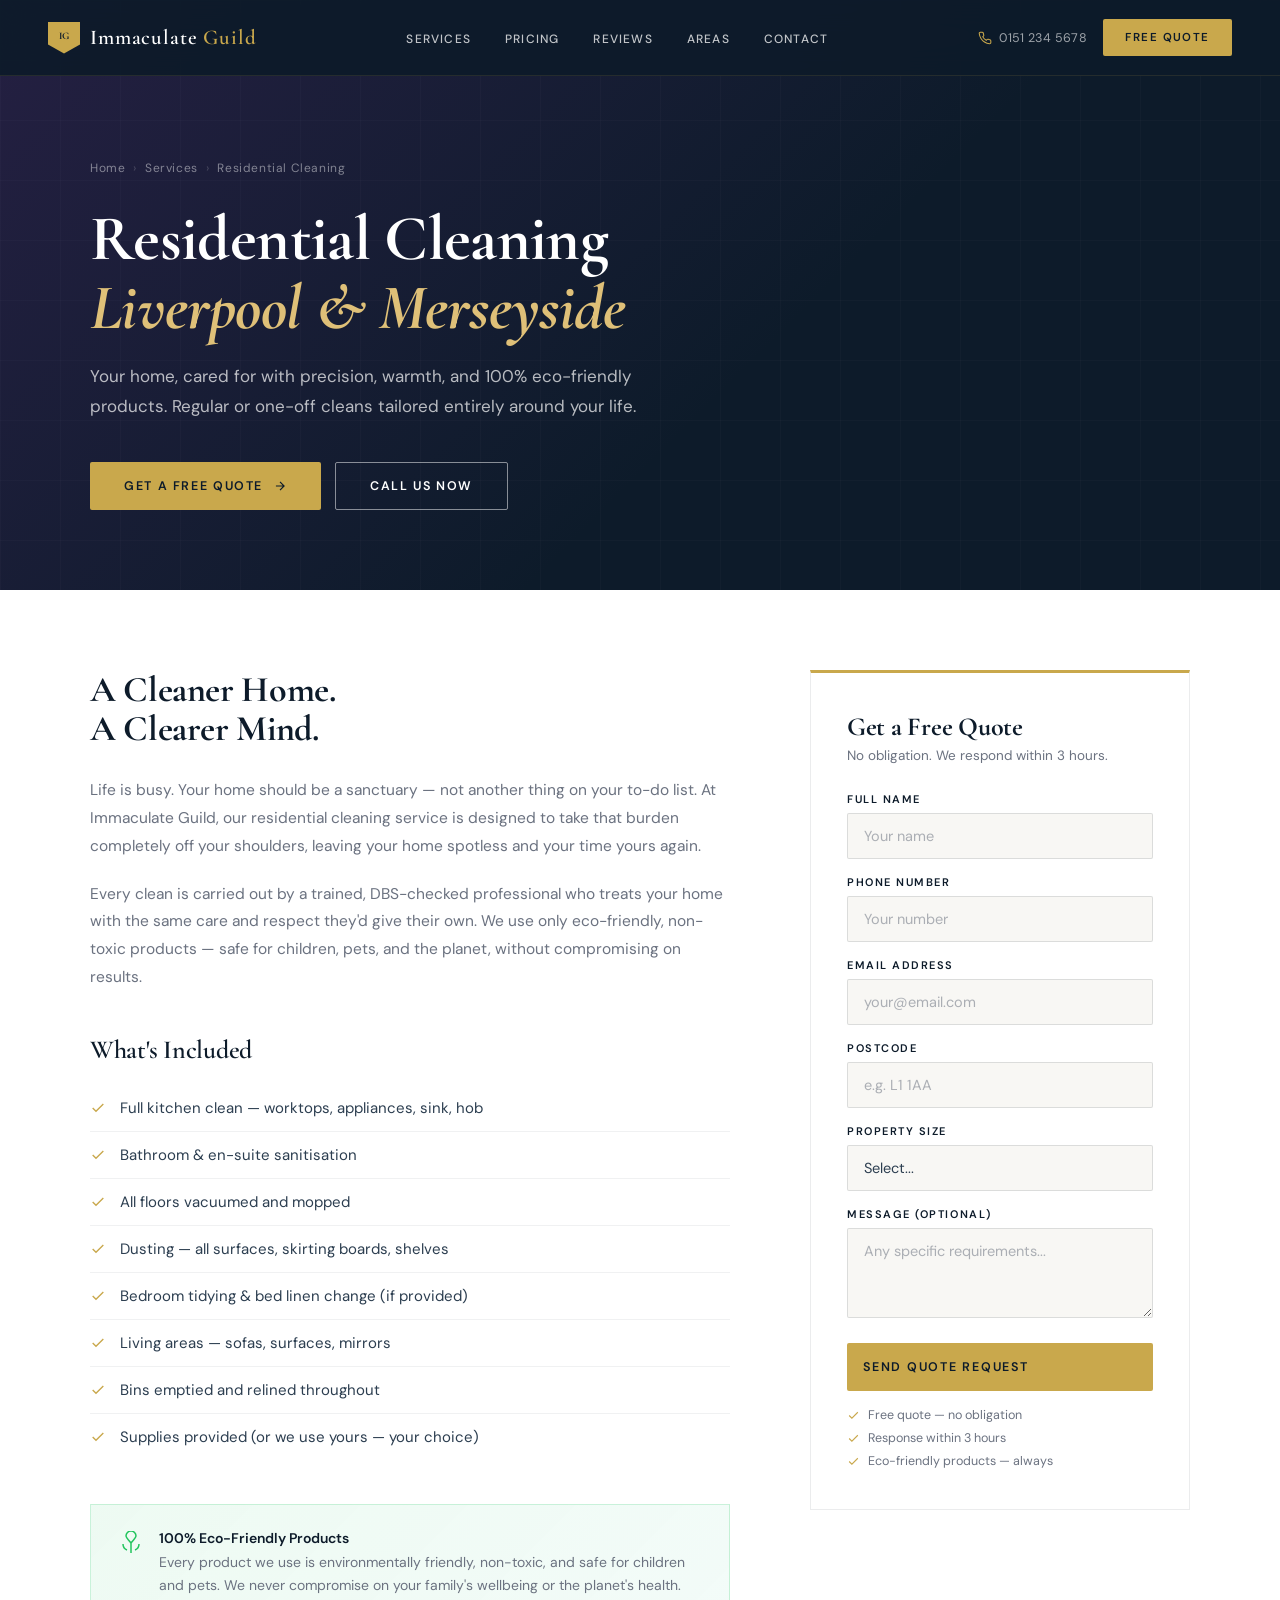
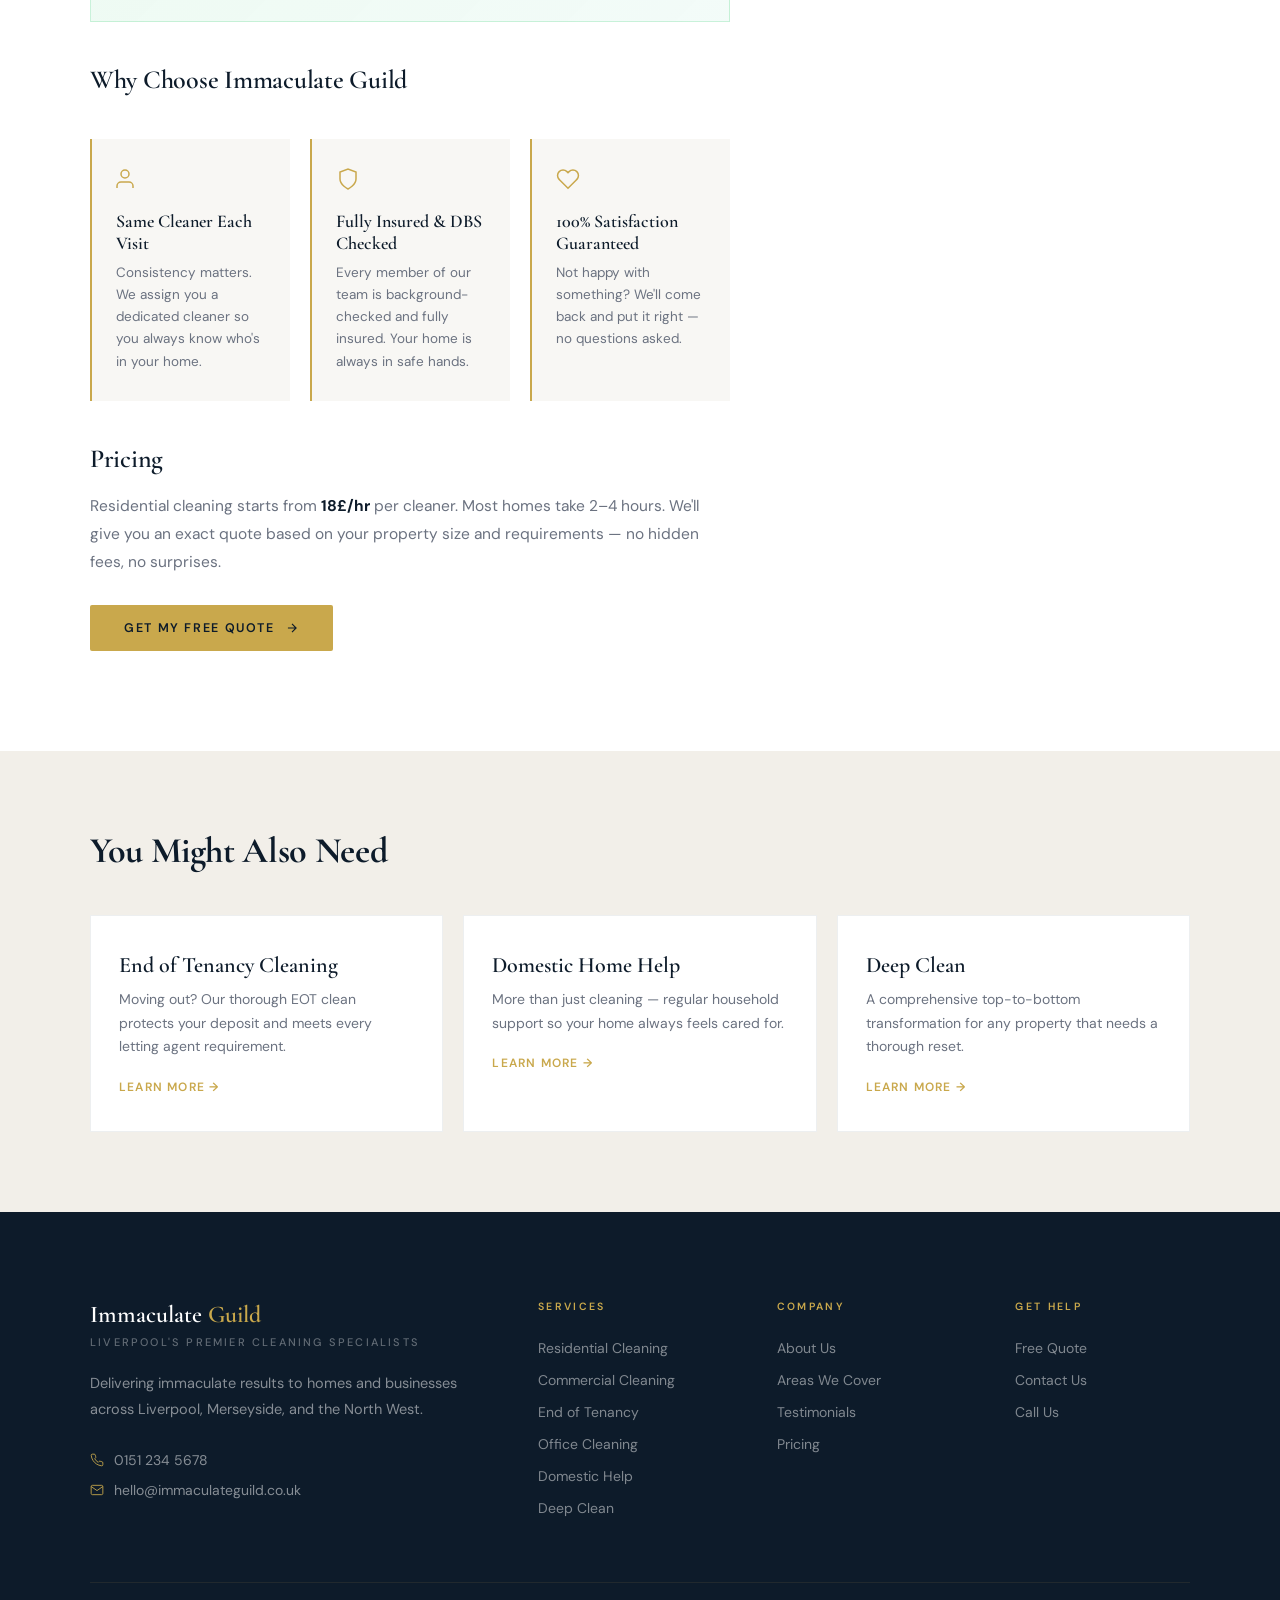
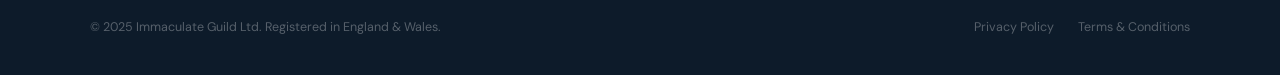
<file: services/residential.html>
<!DOCTYPE html>
<html lang="en-GB">
<head>
  <meta charset="UTF-8"/>
  <meta name="viewport" content="width=device-width,initial-scale=1.0"/>
  <meta name="description" content="Professional residential cleaning in Liverpool. Regular home cleans using eco-friendly products. Trusted, DBS-checked team. Free quote today."/>
  <title>Residential Cleaning Liverpool | Immaculate Guild</title>
  <link rel="preconnect" href="https://fonts.googleapis.com"/>
  <link rel="preconnect" href="https://fonts.gstatic.com" crossorigin/>
  <link href="https://fonts.googleapis.com/css2?family=Cormorant+Garamond:ital,wght@0,300;0,400;0,600;0,700;1,400;1,600&family=DM+Sans:opsz,wght@9..40,300;9..40,400;9..40,500;9..40,600&display=swap" rel="stylesheet"/>
  <link rel="stylesheet" href="../css/global.css"/>
  <style>
    /* ── SERVICE PAGE STYLES ──────────────────────────────── */
    .service-hero {
      padding: 160px 0 80px;
      background: var(--navy); position: relative; overflow: hidden;
    }
    .service-hero::before {
      content: ''; position: absolute; inset: 0;
      background: linear-gradient(135deg, rgba(107,45,139,.25) 0%, transparent 60%);
    }
    .service-hero::after {
      content: ''; position: absolute; inset: 0; pointer-events: none;
      background-image: linear-gradient(rgba(255,255,255,.02) 1px,transparent 1px),
                        linear-gradient(90deg,rgba(255,255,255,.02) 1px,transparent 1px);
      background-size: 60px 60px;
    }
    .hero-inner { position: relative; z-index: 2; }
    .breadcrumb {
      display: flex; align-items: center; gap: 8px;
      font-size: 12px; color: rgba(255,255,255,.45); margin-bottom: 28px;
      letter-spacing: .05em;
    }
    .breadcrumb a { color: rgba(255,255,255,.45); transition: color var(--transition); }
    .breadcrumb a:hover { color: var(--gold); }
    .breadcrumb span { color: rgba(255,255,255,.2); }
    .service-hero h1 {
      font-family: 'Cormorant Garamond', serif;
      font-size: clamp(38px, 5.5vw, 64px); font-weight: 700;
      color: #fff; line-height: 1.08; margin-bottom: 20px;
    }
    .service-hero h1 em { font-style: italic; color: var(--gold-lt); }
    .service-hero p {
      font-size: 17px; color: rgba(255,255,255,.7); line-height: 1.75;
      max-width: 560px; margin-bottom: 40px;
    }
    .hero-ctas { display: flex; gap: 14px; flex-wrap: wrap; }

    /* ── MAIN CONTENT ──────────────────────────────────────── */
    .service-body { padding: 80px 0 100px; background: var(--white); }
    .service-layout {
      display: grid; grid-template-columns: 1fr 380px; gap: 80px; align-items: start;
    }

    /* Left column */
    .service-content h2 {
      font-family: 'Cormorant Garamond', serif; font-size: 36px; font-weight: 700;
      color: var(--navy); margin-bottom: 28px;
    }
    .service-content h3 {
      font-family: 'Cormorant Garamond', serif; font-size: 26px; font-weight: 600;
      color: var(--navy); margin: 44px 0 20px;
    }
    .service-content p {
      font-size: 15.5px; color: var(--slate); line-height: 1.8; margin-bottom: 20px;
    }

    .includes-list { list-style: none; margin-bottom: 44px; }
    .includes-list li {
      display: flex; align-items: flex-start; gap: 14px;
      padding: 13px 0; border-bottom: 1px solid rgba(13,27,42,.06);
      font-size: 15px; color: var(--charcoal);
    }
    .includes-list li:last-child { border-bottom: none; }
    .includes-list li svg {
      width: 16px; height: 16px; stroke: var(--gold); stroke-width: 2;
      fill: none; flex-shrink: 0; margin-top: 2px;
    }

    .trust-points { display: grid; grid-template-columns: repeat(3,1fr); gap: 20px; margin: 44px 0; }
    .trust-point {
      padding: 28px 24px; background: var(--off-white);
      border-left: 2px solid var(--gold); text-align: left;
    }
    .trust-point svg { width: 24px; height: 24px; stroke: var(--gold); stroke-width: 1.5; fill: none; margin-bottom: 14px; }
    .trust-point h4 { font-family: 'Cormorant Garamond', serif; font-size: 18px; font-weight: 600; color: var(--navy); margin-bottom: 8px; }
    .trust-point p { font-size: 13.5px; color: var(--slate); line-height: 1.65; margin: 0; }

    .eco-banner {
      background: linear-gradient(135deg, rgba(34,197,94,.08), rgba(16,185,129,.05));
      border: 1px solid rgba(34,197,94,.2); padding: 24px 28px;
      display: flex; align-items: flex-start; gap: 16px; margin: 44px 0;
    }
    .eco-banner svg { width: 24px; height: 24px; stroke: #22C55E; stroke-width: 1.5; fill: none; flex-shrink: 0; margin-top: 2px; }
    .eco-banner strong { display: block; font-size: 14px; font-weight: 600; color: var(--navy); margin-bottom: 4px; }
    .eco-banner p { font-size: 14px; color: var(--slate); line-height: 1.65; margin: 0; }

    /* Sticky form */
    .quote-sidebar { position: sticky; top: 96px; }
    .quote-card {
      background: var(--white); border: 1px solid rgba(13,27,42,.08);
      border-top: 3px solid var(--gold); padding: 40px 36px;
    }
    .quote-card h3 {
      font-family: 'Cormorant Garamond', serif; font-size: 26px; font-weight: 700;
      color: var(--navy); margin-bottom: 6px;
    }
    .quote-card p { font-size: 13.5px; color: var(--slate); margin-bottom: 28px; }
    .form-group { margin-bottom: 16px; }
    .form-label { display: block; font-size: 11px; font-weight: 600; letter-spacing: .14em; text-transform: uppercase; color: var(--navy); margin-bottom: 7px; }
    .form-input {
      width: 100%; padding: 13px 16px; border: 1px solid rgba(13,27,42,.12);
      background: var(--off-white); font-size: 14.5px; color: var(--charcoal);
      outline: none; transition: border-color var(--transition), background var(--transition);
      border-radius: var(--radius); -webkit-appearance: none;
    }
    .form-input:focus { border-color: var(--gold); background: var(--white); }
    .form-input::placeholder { color: rgba(107,114,128,.55); }
    textarea.form-input { resize: vertical; min-height: 90px; }
    .quote-submit { width: 100%; padding: 16px; font-size: 12.5px; letter-spacing: .14em; margin-top: 4px; }
    .quote-assurance { margin-top: 16px; display: flex; flex-direction: column; gap: 7px; }
    .qa-item { display: flex; align-items: center; gap: 8px; font-size: 12.5px; color: var(--slate); }
    .qa-item svg { width: 13px; height: 13px; stroke: var(--gold); stroke-width: 2; fill: none; flex-shrink: 0; }

    /* Related services */
    .related { padding: 80px 0; background: var(--pearl); }
    .related h2 { font-family: 'Cormorant Garamond', serif; font-size: 36px; font-weight: 700; color: var(--navy); margin-bottom: 44px; }
    .related-grid { display: grid; grid-template-columns: repeat(3,1fr); gap: 20px; }
    .related-card {
      background: var(--white); padding: 36px 28px;
      border: 1px solid rgba(13,27,42,.07); transition: all var(--transition);
    }
    .related-card:hover { transform: translateY(-4px); box-shadow: 0 16px 40px rgba(13,27,42,.08); }
    .related-card h4 { font-family: 'Cormorant Garamond', serif; font-size: 22px; font-weight: 600; color: var(--navy); margin-bottom: 10px; }
    .related-card p { font-size: 14px; color: var(--slate); line-height: 1.7; margin-bottom: 20px; }
    .related-link { font-size: 12px; font-weight: 600; letter-spacing: .1em; text-transform: uppercase; color: var(--gold); display: flex; align-items: center; gap: 6px; transition: gap var(--transition); }
    .related-card:hover .related-link { gap: 12px; }

    @media (max-width: 1024px) {
      .service-layout { grid-template-columns: 1fr; }
      .quote-sidebar { position: static; }
      .trust-points { grid-template-columns: 1fr; }
      .related-grid { grid-template-columns: 1fr 1fr; }
    }
    @media (max-width: 600px) {
      .related-grid { grid-template-columns: 1fr; }
      .quote-card { padding: 32px 24px; }
    }
  </style>
</head>
<body>

<!-- Mobile Menu -->
<div class="mobile-menu" id="mobileMenu">
  <a href="../index.html" onclick="closeMobile()">Home</a>
  <a href="residential.html" onclick="closeMobile()">Services</a>
  <a href="../index.html#pricing" onclick="closeMobile()">Pricing</a>
  <a href="../index.html#testimonials" onclick="closeMobile()">Reviews</a>
  <a href="../index.html#contact" onclick="closeMobile()" style="color:var(--gold)">Get a Quote</a>
</div>

<!-- Navigation -->
<nav id="nav">
  <a href="../index.html" class="nav-logo">
    <div class="shield"><span>IG</span></div>
    <div class="name">Immaculate <span>Guild</span></div>
  </a>
  <ul class="nav-links">
    <li><a href="../index.html#services">Services</a></li>
    <li><a href="../index.html#pricing">Pricing</a></li>
    <li><a href="../index.html#testimonials">Reviews</a></li>
    <li><a href="../index.html#areas">Areas</a></li>
    <li><a href="../index.html#contact">Contact</a></li>
  </ul>
  <div class="nav-actions">
    <a href="tel:01512345678" class="nav-tel">
      <svg width="14" height="14" viewBox="0 0 24 24" fill="none" stroke="var(--gold)" stroke-width="1.8" stroke-linecap="round"><path d="M22 16.92v3a2 2 0 01-2.18 2 19.79 19.79 0 01-8.63-3.07A19.5 19.5 0 015.13 12.72 19.79 19.79 0 012.12 4.18 2 2 0 014.11 2h3a2 2 0 012 1.72c.127.96.361 1.9.7 2.81a2 2 0 01-.45 2.11L8.09 9.91a16 16 0 006 6l1.27-1.27a2 2 0 012.11-.45c.91.339 1.85.573 2.81.7A2 2 0 0122 16.92z"/></svg>
      0151 234 5678
    </a>
    <a href="../index.html#contact" class="btn btn-gold" style="padding:11px 22px;font-size:11.5px;">Free Quote</a>
  </div>
  <div class="burger" id="burger" onclick="toggleMobile()">
    <span></span><span></span><span></span>
  </div>
</nav>

<!-- Hero -->
<section class="service-hero">
  <div class="container hero-inner">
    <div class="breadcrumb">
      <a href="../index.html">Home</a>
      <span>›</span>
      <a href="#">Services</a>
      <span>›</span>
      Residential Cleaning
    </div>
    <h1>Residential Cleaning<br/><em>Liverpool & Merseyside</em></h1>
    <p>Your home, cared for with precision, warmth, and 100% eco-friendly products. Regular or one-off cleans tailored entirely around your life.</p>
    <div class="hero-ctas">
      <a href="#quote" class="btn btn-gold">Get a Free Quote <svg viewBox="0 0 24 24" fill="none" stroke="currentColor" stroke-width="2"><path d="M5 12h14M12 5l7 7-7 7"/></svg></a>
      <a href="tel:01512345678" class="btn btn-ghost-white">Call Us Now</a>
    </div>
  </div>
</section>

<!-- Body -->
<section class="service-body">
  <div class="container">
    <div class="service-layout">

      <!-- Left: Content -->
      <div class="service-content reveal">

        <h2>A Cleaner Home.<br/>A Clearer Mind.</h2>
        <p>Life is busy. Your home should be a sanctuary — not another thing on your to-do list. At Immaculate Guild, our residential cleaning service is designed to take that burden completely off your shoulders, leaving your home spotless and your time yours again.</p>
        <p>Every clean is carried out by a trained, DBS-checked professional who treats your home with the same care and respect they'd give their own. We use only eco-friendly, non-toxic products — safe for children, pets, and the planet, without compromising on results.</p>

        <h3>What's Included</h3>
        <ul class="includes-list">
          <li><svg viewBox="0 0 24 24"><polyline points="20 6 9 17 4 12"/></svg>Full kitchen clean — worktops, appliances, sink, hob</li>
          <li><svg viewBox="0 0 24 24"><polyline points="20 6 9 17 4 12"/></svg>Bathroom & en-suite sanitisation</li>
          <li><svg viewBox="0 0 24 24"><polyline points="20 6 9 17 4 12"/></svg>All floors vacuumed and mopped</li>
          <li><svg viewBox="0 0 24 24"><polyline points="20 6 9 17 4 12"/></svg>Dusting — all surfaces, skirting boards, shelves</li>
          <li><svg viewBox="0 0 24 24"><polyline points="20 6 9 17 4 12"/></svg>Bedroom tidying & bed linen change (if provided)</li>
          <li><svg viewBox="0 0 24 24"><polyline points="20 6 9 17 4 12"/></svg>Living areas — sofas, surfaces, mirrors</li>
          <li><svg viewBox="0 0 24 24"><polyline points="20 6 9 17 4 12"/></svg>Bins emptied and relined throughout</li>
          <li><svg viewBox="0 0 24 24"><polyline points="20 6 9 17 4 12"/></svg>Supplies provided (or we use yours — your choice)</li>
        </ul>

        <div class="eco-banner">
          <svg viewBox="0 0 24 24"><path d="M12 22V12M12 12C10 9 7 7 7 5a5 5 0 0110 0c0 2-3 4-5 7z"/><path d="M8 19c-2.5-1-4-3-4-6"/><path d="M16 19c2.5-1 4-3 4-6"/></svg>
          <div>
            <strong>100% Eco-Friendly Products</strong>
            <p>Every product we use is environmentally friendly, non-toxic, and safe for children and pets. We never compromise on your family's wellbeing or the planet's health.</p>
          </div>
        </div>

        <h3>Why Choose Immaculate Guild</h3>
        <div class="trust-points">
          <div class="trust-point">
            <svg viewBox="0 0 24 24"><path d="M17 21v-2a4 4 0 00-4-4H5a4 4 0 00-4 4v2"/><circle cx="9" cy="7" r="4"/></svg>
            <h4>Same Cleaner Each Visit</h4>
            <p>Consistency matters. We assign you a dedicated cleaner so you always know who's in your home.</p>
          </div>
          <div class="trust-point">
            <svg viewBox="0 0 24 24"><path d="M12 22s8-4 8-10V5l-8-3-8 3v7c0 6 8 10 8 10z"/></svg>
            <h4>Fully Insured & DBS Checked</h4>
            <p>Every member of our team is background-checked and fully insured. Your home is always in safe hands.</p>
          </div>
          <div class="trust-point">
            <svg viewBox="0 0 24 24"><path d="M20.84 4.61a5.5 5.5 0 00-7.78 0L12 5.67l-1.06-1.06a5.5 5.5 0 00-7.78 7.78l1.06 1.06L12 21.23l7.78-7.78 1.06-1.06a5.5 5.5 0 000-7.78z"/></svg>
            <h4>100% Satisfaction Guaranteed</h4>
            <p>Not happy with something? We'll come back and put it right — no questions asked.</p>
          </div>
        </div>

        <h3>Pricing</h3>
        <p>Residential cleaning starts from <strong style="color:var(--navy)">18£/hr</strong> per cleaner. Most homes take 2–4 hours. We'll give you an exact quote based on your property size and requirements — no hidden fees, no surprises.</p>
        <a href="#quote" class="btn btn-gold" style="margin-top:8px">Get My Free Quote <svg viewBox="0 0 24 24" fill="none" stroke="currentColor" stroke-width="2"><path d="M5 12h14M12 5l7 7-7 7"/></svg></a>

      </div>

      <!-- Right: Sticky Quote Form -->
      <aside class="quote-sidebar" id="quote">
        <div class="quote-card reveal">
          <h3>Get a Free Quote</h3>
          <p>No obligation. We respond within 3 hours.</p>
          <form>
            <div class="form-group">
              <label class="form-label">Full Name</label>
              <input type="text" class="form-input" placeholder="Your name"/>
            </div>
            <div class="form-group">
              <label class="form-label">Phone Number</label>
              <input type="tel" class="form-input" placeholder="Your number"/>
            </div>
            <div class="form-group">
              <label class="form-label">Email Address</label>
              <input type="email" class="form-input" placeholder="your@email.com"/>
            </div>
            <div class="form-group">
              <label class="form-label">Postcode</label>
              <input type="text" class="form-input" placeholder="e.g. L1 1AA"/>
            </div>
            <div class="form-group">
              <label class="form-label">Property Size</label>
              <select class="form-input">
                <option value="">Select...</option>
                <option>Studio / 1 Bedroom</option>
                <option>2 Bedrooms</option>
                <option>3 Bedrooms</option>
                <option>4+ Bedrooms</option>
              </select>
            </div>
            <div class="form-group">
              <label class="form-label">Message (optional)</label>
              <textarea class="form-input" placeholder="Any specific requirements..."></textarea>
            </div>
            <button type="submit" class="btn btn-gold quote-submit">Send Quote Request</button>
          </form>
          <div class="quote-assurance">
            <div class="qa-item"><svg viewBox="0 0 24 24"><polyline points="20 6 9 17 4 12"/></svg>Free quote — no obligation</div>
            <div class="qa-item"><svg viewBox="0 0 24 24"><polyline points="20 6 9 17 4 12"/></svg>Response within 3 hours</div>
            <div class="qa-item"><svg viewBox="0 0 24 24"><polyline points="20 6 9 17 4 12"/></svg>Eco-friendly products — always</div>
          </div>
        </div>
      </aside>

    </div>
  </div>
</section>

<!-- Related Services -->
<section class="related">
  <div class="container">
    <h2 class="reveal">You Might Also Need</h2>
    <div class="related-grid">
      <div class="related-card reveal">
        <h4>End of Tenancy Cleaning</h4>
        <p>Moving out? Our thorough EOT clean protects your deposit and meets every letting agent requirement.</p>
        <a href="end-of-tenancy.html" class="related-link">Learn More →</a>
      </div>
      <div class="related-card reveal reveal-d1">
        <h4>Domestic Home Help</h4>
        <p>More than just cleaning — regular household support so your home always feels cared for.</p>
        <a href="domestic-help.html" class="related-link">Learn More →</a>
      </div>
      <div class="related-card reveal reveal-d2">
        <h4>Deep Clean</h4>
        <p>A comprehensive top-to-bottom transformation for any property that needs a thorough reset.</p>
        <a href="deep-clean.html" class="related-link">Learn More →</a>
      </div>
    </div>
  </div>
</section>

<!-- Footer -->
<footer id="footer">
  <div class="container">
    <div class="footer-top">
      <div>
        <div class="footer-logo">Immaculate <span>Guild</span></div>
        <div class="footer-tagline">Liverpool's Premier Cleaning Specialists</div>
        <p class="footer-about">Delivering immaculate results to homes and businesses across Liverpool, Merseyside, and the North West.</p>
        <div class="footer-contacts">
          <a href="tel:01512345678" class="footer-contact-item"><svg viewBox="0 0 24 24"><path d="M22 16.92v3a2 2 0 01-2.18 2 19.79 19.79 0 01-8.63-3.07A19.5 19.5 0 015.13 12.72 19.79 19.79 0 012.12 4.18 2 2 0 014.11 2h3a2 2 0 012 1.72c.127.96.361 1.9.7 2.81a2 2 0 01-.45 2.11L8.09 9.91a16 16 0 006 6l1.27-1.27a2 2 0 012.11-.45c.91.339 1.85.573 2.81.7A2 2 0 0122 16.92z"/></svg>0151 234 5678</a>
          <a href="mailto:hello@immaculateguild.co.uk" class="footer-contact-item"><svg viewBox="0 0 24 24"><path d="M4 4h16c1.1 0 2 .9 2 2v12c0 1.1-.9 2-2 2H4c-1.1 0-2-.9-2-2V6c0-1.1.9-2 2-2z"/><polyline points="22,6 12,13 2,6"/></svg>hello@immaculateguild.co.uk</a>
        </div>
      </div>
      <div class="footer-col"><h4>Services</h4><ul>
        <li><a href="residential.html">Residential Cleaning</a></li>
        <li><a href="commercial.html">Commercial Cleaning</a></li>
        <li><a href="end-of-tenancy.html">End of Tenancy</a></li>
        <li><a href="office-cleaning.html">Office Cleaning</a></li>
        <li><a href="domestic-help.html">Domestic Help</a></li>
        <li><a href="deep-clean.html">Deep Clean</a></li>
      </ul></div>
      <div class="footer-col"><h4>Company</h4><ul>
        <li><a href="../index.html#standard">About Us</a></li>
        <li><a href="../index.html#areas">Areas We Cover</a></li>
        <li><a href="../index.html#testimonials">Testimonials</a></li>
        <li><a href="../index.html#pricing">Pricing</a></li>
      </ul></div>
      <div class="footer-col"><h4>Get Help</h4><ul>
        <li><a href="#quote">Free Quote</a></li>
        <li><a href="../index.html#contact">Contact Us</a></li>
        <li><a href="tel:01512345678">Call Us</a></li>
      </ul></div>
    </div>
    <div class="footer-bottom">
      <span>© 2025 Immaculate Guild Ltd. Registered in England & Wales.</span>
      <div class="footer-legal">
        <a href="../privacy-policy.html">Privacy Policy</a>
        <a href="../terms.html">Terms & Conditions</a>
      </div>
    </div>
  </div>
</footer>

<script src="../js/main.js"></script>
</body>
</html>
</file>
<file: css/global.css>
/* ═══════════════════════════════════════════════════════════
   IMMACULATE GUILD — Global Stylesheet
   Brand: Navy #0D1B2A · Gold #C9A84C · Purple #6B2D8B
   Fonts: Cormorant Garamond (serif) · DM Sans (sans)
═══════════════════════════════════════════════════════════ */

@import url('https://fonts.googleapis.com/css2?family=Cormorant+Garamond:ital,wght@0,300;0,400;0,600;0,700;1,300;1,400;1,600&family=DM+Sans:opsz,wght@9..40,300;9..40,400;9..40,500;9..40,600&display=swap');

/* ── TOKENS ─────────────────────────────────────────────── */
:root {
  --navy:       #0D1B2A;
  --navy-mid:   #122236;
  --gold:       #C9A84C;
  --gold-lt:    #DFC078;
  --white:      #FFFFFF;
  --off-white:  #F8F7F4;
  --pearl:      #F2EFE9;
  --charcoal:   #2C3E50;
  --slate:      #6B7280;
  --purple:     #6B2D8B;
  --solar:      #F0B429;
  --radius:     2px;
  --transition: .28s cubic-bezier(.4,0,.2,1);
}

/* ── RESET ──────────────────────────────────────────────── */
*, *::before, *::after { box-sizing: border-box; margin: 0; padding: 0; }
html  { scroll-behavior: smooth; font-size: 16px; }
body  { font-family: 'DM Sans', sans-serif; color: var(--charcoal); background: var(--white); overflow-x: hidden; -webkit-font-smoothing: antialiased; }
img   { display: block; max-width: 100%; }
a     { text-decoration: none; }
button, input, select, textarea { font-family: inherit; }
h1, h2, h3 { font-family: 'Cormorant Garamond', serif; line-height: 1.1; letter-spacing: -.01em; }

/* ── UTILITIES ──────────────────────────────────────────── */
.container  { max-width: 1180px; margin: 0 auto; padding: 0 40px; }
.serif      { font-family: 'Cormorant Garamond', serif; }
.gold-text  { color: var(--gold); }
.text-center { text-align: center; }

.eyebrow {
  display: inline-flex; align-items: center; gap: 12px;
  font-size: 11px; font-weight: 600; letter-spacing: .22em; text-transform: uppercase;
  color: var(--gold); margin-bottom: 18px;
}
.eyebrow::before, .eyebrow::after {
  content: ''; display: block; width: 28px; height: 1px; background: var(--gold); opacity: .6;
}

.section-h   { font-size: clamp(34px, 4.5vw, 52px); font-weight: 700; color: var(--navy); margin-bottom: 18px; }
.section-h.light { color: #fff; }
.section-sub { font-size: 17px; color: var(--slate); line-height: 1.75; max-width: 540px; }
.section-sub.light { color: rgba(255,255,255,.65); }

/* ── BUTTONS ────────────────────────────────────────────── */
.btn {
  display: inline-flex; align-items: center; gap: 10px;
  padding: 15px 34px; font-size: 12.5px; font-weight: 600;
  letter-spacing: .13em; text-transform: uppercase;
  border: none; cursor: pointer; transition: all var(--transition);
  border-radius: var(--radius);
}
.btn svg { width: 14px; height: 14px; flex-shrink: 0; transition: transform var(--transition); }
.btn:hover svg { transform: translateX(4px); }

.btn-gold         { background: var(--gold); color: var(--navy); }
.btn-gold:hover   { background: #b8943e; box-shadow: 0 8px 28px rgba(201,168,76,.35); transform: translateY(-2px); }

.btn-ghost-white  { background: transparent; color: #fff; border: 1.5px solid rgba(255,255,255,.5); }
.btn-ghost-white:hover { background: rgba(255,255,255,.1); border-color: #fff; transform: translateY(-2px); }

.btn-ghost-navy   { background: transparent; color: var(--navy); border: 1.5px solid var(--navy); }
.btn-ghost-navy:hover { background: var(--navy); color: #fff; transform: translateY(-2px); }

.btn-white        { background: #fff; color: var(--navy); }
.btn-white:hover  { background: var(--pearl); box-shadow: 0 8px 28px rgba(0,0,0,.12); transform: translateY(-2px); }

/* ── REVEAL ANIMATIONS ──────────────────────────────────── */
.reveal    { opacity: 0; transform: translateY(32px); transition: opacity .75s ease, transform .75s ease; }
.reveal.up { opacity: 1; transform: translateY(0); }
.reveal-d1 { transition-delay: .1s; }
.reveal-d2 { transition-delay: .2s; }
.reveal-d3 { transition-delay: .3s; }

/* ── NAVIGATION ─────────────────────────────────────────── */
#nav {
  position: fixed; inset-block-start: 0; inset-inline: 0; z-index: 200;
  display: flex; align-items: center; justify-content: space-between;
  padding: 0 48px; height: 76px;
  background: rgba(13,27,42,.94); backdrop-filter: blur(16px);
  border-bottom: 1px solid rgba(201,168,76,.12);
  transition: background var(--transition), height var(--transition);
}
#nav.scrolled { height: 64px; background: rgba(13,27,42,.98); }

.nav-logo { font-family: 'Cormorant Garamond', serif; font-size: 21px; font-weight: 600; color: #fff; letter-spacing: .04em; display: flex; align-items: center; gap: 10px; }
.nav-logo .shield { width: 32px; height: 32px; background: var(--gold); clip-path: polygon(0 0,100% 0,100% 72%,50% 100%,0 72%); display: flex; align-items: center; justify-content: center; flex-shrink: 0; }
.nav-logo .shield span { font-size: 10px; font-weight: 700; color: var(--navy); letter-spacing: 0; margin-top: -3px; }
.nav-logo .name span { color: var(--gold); }

.nav-links { display: flex; gap: 34px; list-style: none; }
.nav-links a { font-size: 12px; font-weight: 500; letter-spacing: .1em; text-transform: uppercase; color: rgba(255,255,255,.75); position: relative; padding-bottom: 3px; transition: color var(--transition); }
.nav-links a::after { content: ''; position: absolute; bottom: 0; left: 0; width: 0; height: 1px; background: var(--gold); transition: width .3s ease; }
.nav-links a:hover { color: #fff; }
.nav-links a:hover::after { width: 100%; }

.nav-actions { display: flex; align-items: center; gap: 16px; }
.nav-tel { font-size: 12.5px; color: rgba(255,255,255,.6); letter-spacing: .03em; display: flex; align-items: center; gap: 7px; transition: color var(--transition); }
.nav-tel:hover { color: var(--gold); }

.burger { display: none; flex-direction: column; gap: 5px; cursor: pointer; padding: 4px; }
.burger span { display: block; width: 22px; height: 1.5px; background: #fff; transition: all .3s; }

.mobile-menu { display: none; position: fixed; inset: 0; z-index: 199; padding-top: 76px; background: rgba(13,27,42,.98); flex-direction: column; align-items: center; justify-content: center; gap: 32px; }
.mobile-menu.open { display: flex; }
.mobile-menu a { font-family: 'Cormorant Garamond', serif; font-size: 36px; font-weight: 600; color: #fff; letter-spacing: .02em; transition: color var(--transition); }
.mobile-menu a:hover { color: var(--gold); }

/* ── FOOTER ─────────────────────────────────────────────── */
#footer { background: var(--navy); padding: 88px 0 40px; }
.footer-top { display: grid; grid-template-columns: 2.2fr 1fr 1fr 1fr; gap: 64px; padding-bottom: 64px; border-bottom: 1px solid rgba(201,168,76,.1); }
.footer-logo { font-family: 'Cormorant Garamond', serif; font-size: 24px; font-weight: 600; color: #fff; margin-bottom: 6px; }
.footer-logo span { color: var(--gold); }
.footer-tagline { font-size: 11px; font-weight: 500; letter-spacing: .2em; text-transform: uppercase; color: rgba(255,255,255,.35); margin-bottom: 22px; }
.footer-about { font-size: 14.5px; color: rgba(255,255,255,.5); line-height: 1.78; margin-bottom: 28px; }
.footer-contacts { display: flex; flex-direction: column; gap: 12px; }
.footer-contact-item { display: flex; align-items: center; gap: 10px; font-size: 14px; color: rgba(255,255,255,.5); transition: color var(--transition); }
.footer-contact-item:hover { color: var(--gold); }
.footer-contact-item svg { width: 14px; height: 14px; stroke: var(--gold); stroke-width: 1.5; fill: none; flex-shrink: 0; }
.footer-col h4 { font-size: 10.5px; font-weight: 600; letter-spacing: .22em; text-transform: uppercase; color: var(--gold); margin-bottom: 24px; }
.footer-col ul { list-style: none; display: flex; flex-direction: column; gap: 11px; }
.footer-col a { font-size: 14px; color: rgba(255,255,255,.48); transition: color var(--transition); }
.footer-col a:hover { color: #fff; }
.footer-bottom { display: flex; align-items: center; justify-content: space-between; padding-top: 36px; font-size: 12.5px; color: rgba(255,255,255,.3); flex-wrap: wrap; gap: 12px; }
.footer-legal { display: flex; gap: 24px; }
.footer-legal a { color: rgba(255,255,255,.3); transition: color var(--transition); }
.footer-legal a:hover { color: rgba(255,255,255,.65); }

/* ── RESPONSIVE ─────────────────────────────────────────── */
@media (max-width: 1024px) {
  .container { padding: 0 28px; }
  .footer-top { grid-template-columns: 1fr 1fr; gap: 44px; }
}
@media (max-width: 768px) {
  #nav { padding: 0 24px; }
  .nav-links, .nav-actions { display: none; }
  .burger { display: flex; }
  .footer-top { grid-template-columns: 1fr; }
}
@media (max-width: 600px) {
  .container { padding: 0 20px; }
}
</file>
